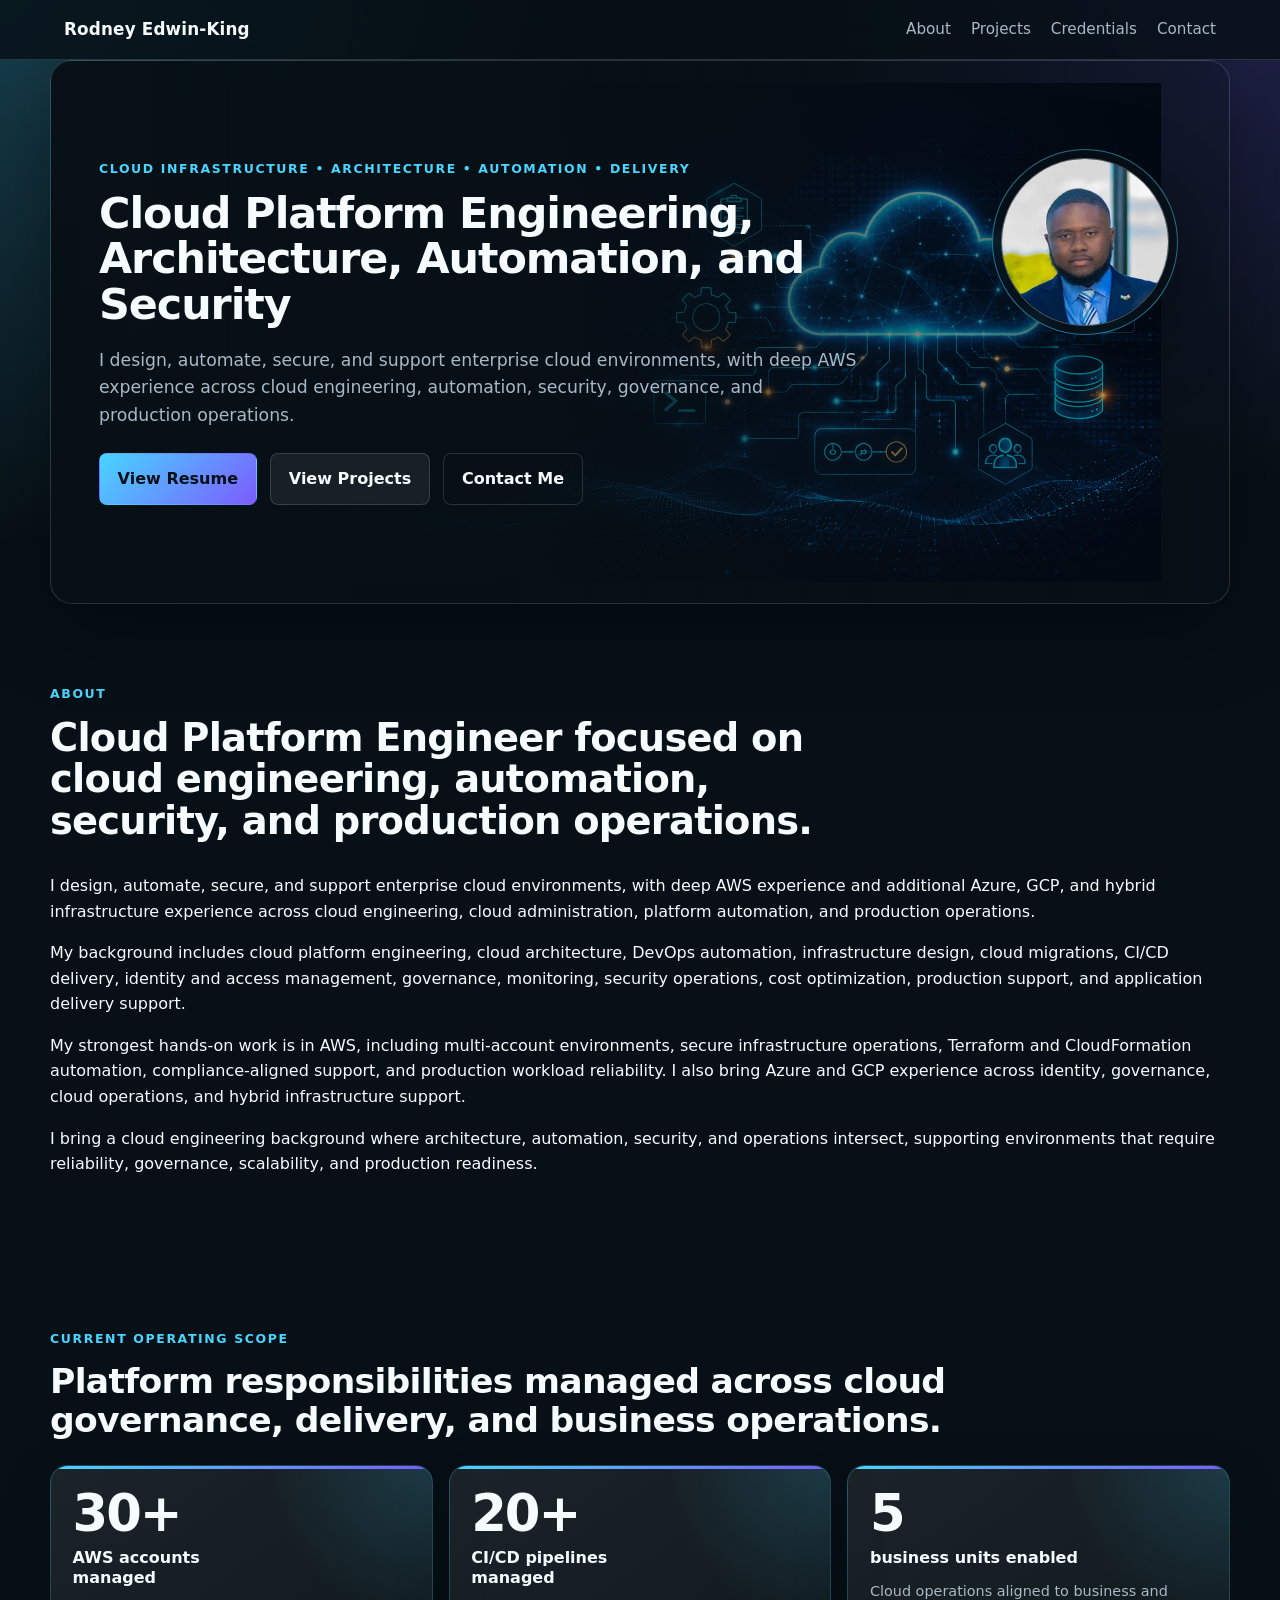
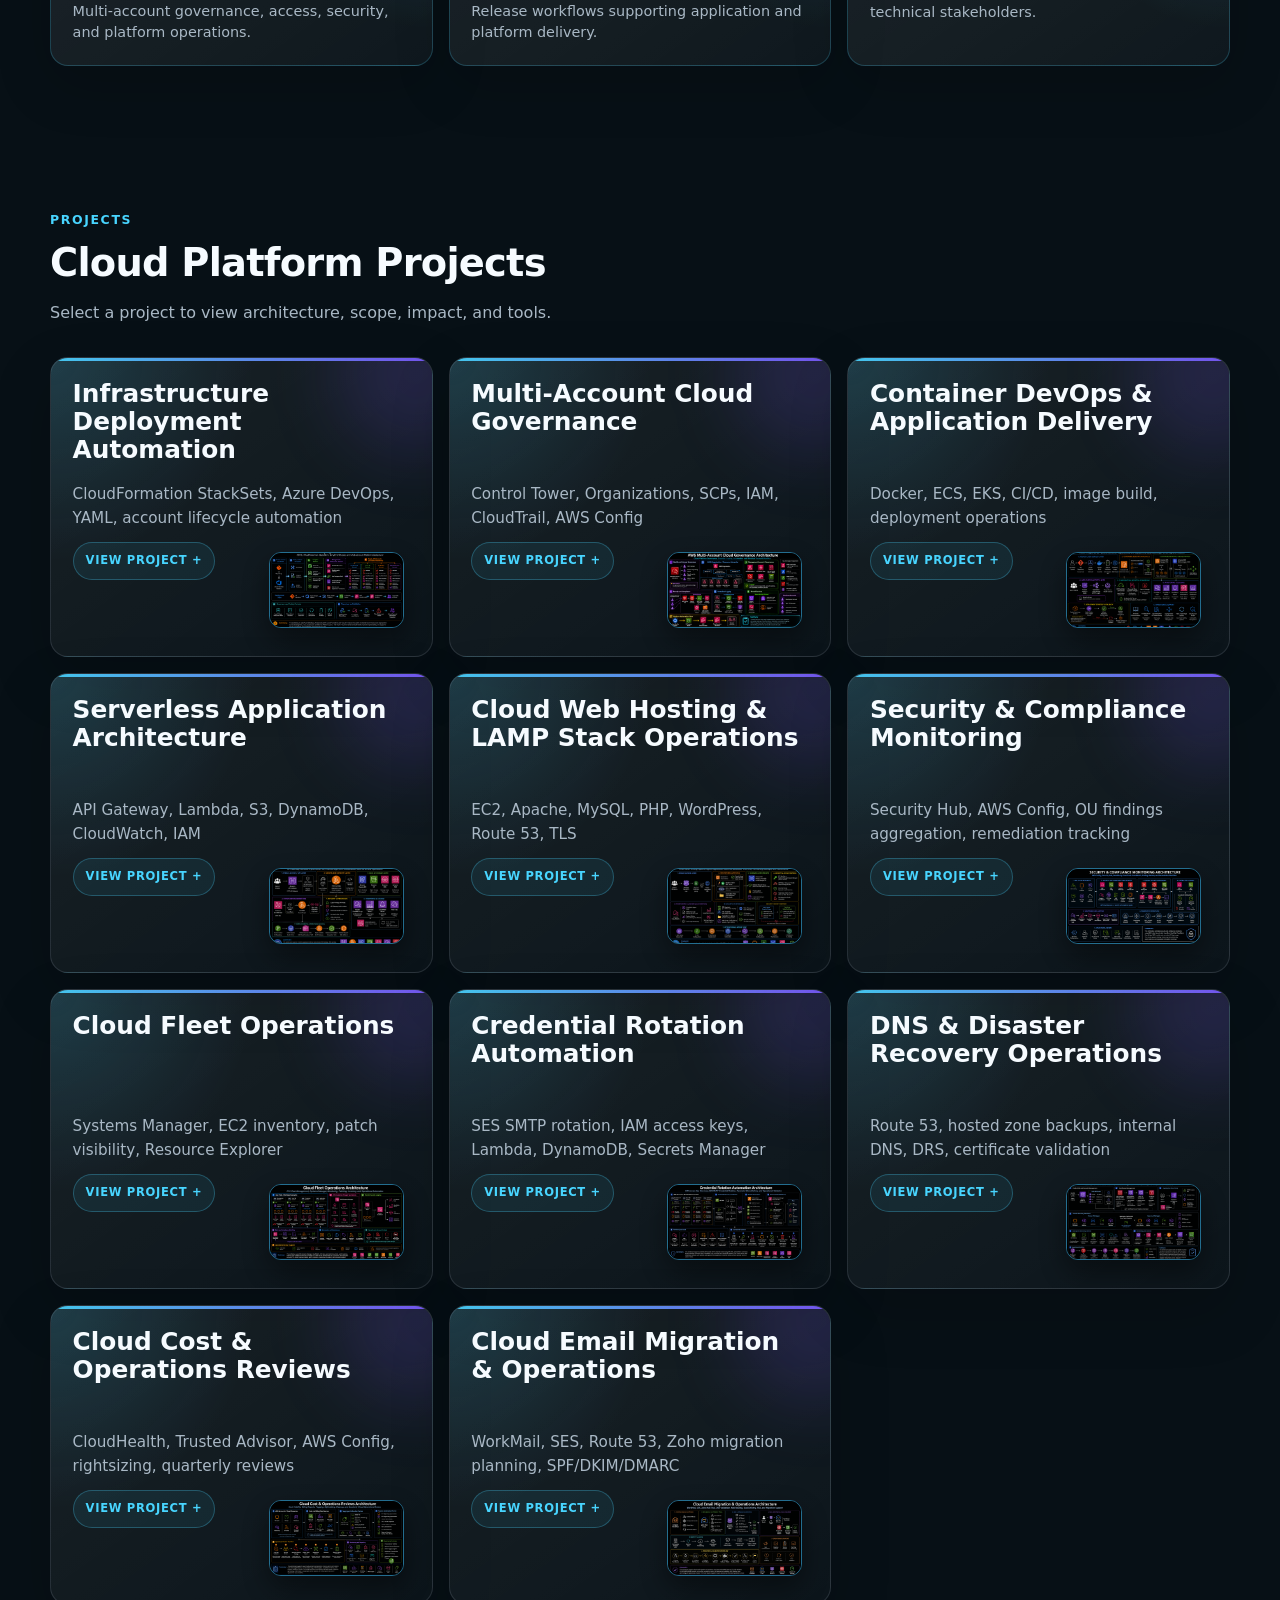
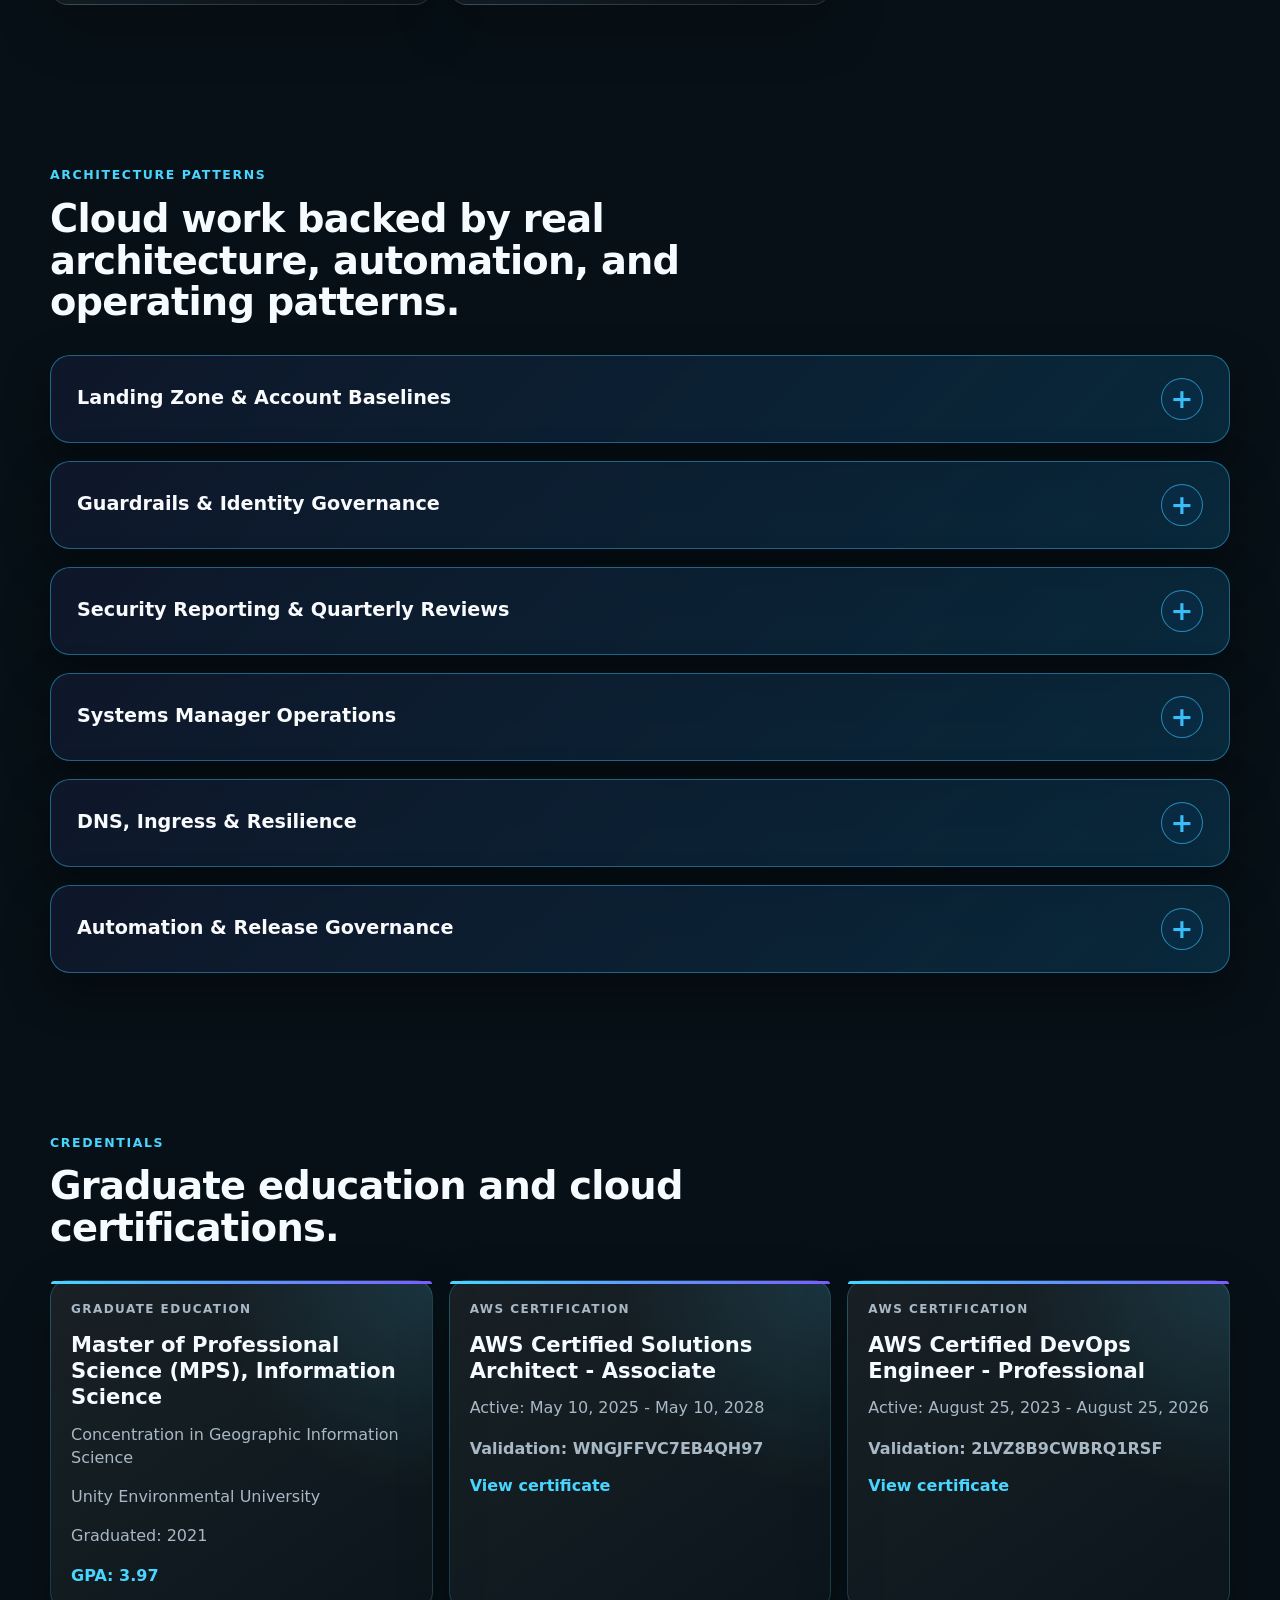
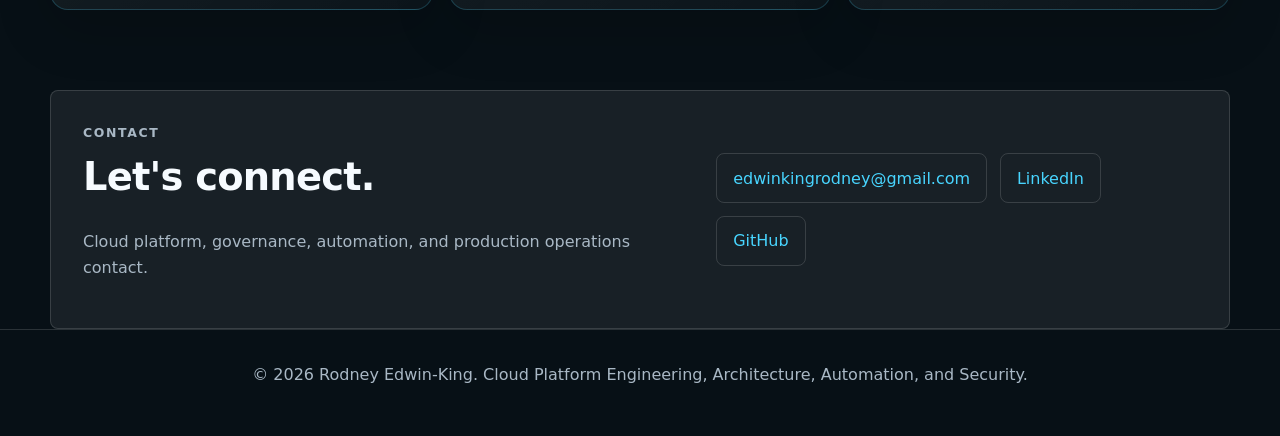
<file: index.html>
<!doctype html>

<html lang="en">
  <head>
    <meta charset="utf-8">
    <meta name="viewport" content="width=device-width, initial-scale=1">
    <title>Rodney Edwin-King | Cloud Platform Engineering, Architecture, Automation, and Security</title>
    <meta
      name="description"
      content="Portfolio for Rodney Edwin-King, focused on cloud platform engineering, governance, automation, security, and operations."
    >
    <link rel="stylesheet" href="styles.css?v=4">
  </head>
  <body>
    <header class="site-header">
      <a class="brand" href="#home">Rodney Edwin-King</a>
      <button class="menu-toggle" type="button" aria-label="Toggle navigation" aria-expanded="false">
        <span></span>
        <span></span>
        <span></span>
      </button>
            <nav class="site-nav" aria-label="Main navigation">
        <a href="#about">About</a>
        <a href="#projects">Projects</a>
        <a href="#credentials">Credentials</a>
        <a href="#contact">Contact</a>
      </nav>
    </header>

<main>
  <section id="home" class="hero section">
    <div class="hero-copy">
<p class="eyebrow">Cloud Infrastructure &bull; Architecture &bull; Automation &bull; Delivery</p>
      <h1>Cloud Platform Engineering, Architecture, Automation, and Security</h1>
      <p class="hero-text">
        I design, automate, secure, and support enterprise cloud environments, with deep AWS experience across cloud engineering, automation, security, governance, and production operations.
      </p><div class="hero-actions">
        <a class="button primary" href="assets/resume/Rodney_Edwin_King_Resume.pdf" target="_blank" rel="noreferrer">
          View Resume
        </a>
        <a class="button" href="#projects">View Projects</a>
        <a class="button ghost" href="#contact">Contact Me</a>
      </div>
    </div>
        <div class="hero-profile-badge">
          <img src="assets/images/Screenshot 2026-06-21 194624.png" alt="Rodney Edwin-King">
        </div>
  </section>

<section id="about" class="section about-section">
  <div class="container">
    <p class="eyebrow">About</p>
    <h2>Cloud Platform Engineer focused on cloud engineering, automation, security, and production operations.</h2>

    <p>
      I design, automate, secure, and support enterprise cloud environments, with deep AWS experience and additional Azure, GCP, and hybrid infrastructure experience across cloud engineering, cloud administration, platform automation, and production operations.
    </p>

    <p>
      My background includes cloud platform engineering, cloud architecture, DevOps automation, infrastructure design, cloud migrations, CI/CD delivery, identity and access management, governance, monitoring, security operations, cost optimization, production support, and application delivery support.
    </p>

    <p>
      My strongest hands-on work is in AWS, including multi-account environments, secure infrastructure operations, Terraform and CloudFormation automation, compliance-aligned support, and production workload reliability. I also bring Azure and GCP experience across identity, governance, cloud operations, and hybrid infrastructure support.
    </p>

    <p>
      I bring a cloud engineering background where architecture, automation, security, and operations intersect, supporting environments that require reliability, governance, scalability, and production readiness.
    </p>
  </div>
</section>

<div class="metrics-intro">
  <p class="eyebrow">Current Operating Scope</p>
  <h2>Platform responsibilities managed across cloud governance, delivery, and business operations.</h2>
</div>

<section class="metrics-band" aria-label="Current operating scope">
  <div class="metric">
    <strong>30+</strong>
    <span>AWS accounts managed</span>
    <p>Multi-account governance, access, security, and platform operations.</p>
  </div>
  <div class="metric">
    <strong>20+</strong>
    <span>CI/CD pipelines managed</span>
    <p>Release workflows supporting application and platform delivery.</p>
  </div>
  <div class="metric">
    <strong>5</strong>
    <span>business units enabled</span>
    <p>Cloud operations aligned to business and technical stakeholders.</p>
  </div>
</section>



  <section id="projects" class="section">
    <div class="section-heading">
      <p class="eyebrow">PROJECTS</p>
      <h2>Cloud Platform Projects</h2>
    </div>
    <p class="section-note">Select a project to view architecture, scope, impact, and tools.</p>
    <div class="case-study-list">
      <details class="case-study" open>
        <summary>
          <strong>Infrastructure Deployment Automation</strong>
          <em>CloudFormation StackSets, Azure DevOps, YAML, account lifecycle automation</em>
          <a class="architecture-preview-link" href="assets/images/infrastructure-deployment-automation.png" target="_blank" rel="noopener noreferrer" onclick="event.stopPropagation();"><img class="architecture-card-preview" src="assets/images/infrastructure-deployment-automation.png" alt="Infrastructure Deployment Automation architecture diagram preview"></a>
        </summary>
        <div class="case-study-body">
          <p>
            Built and maintained repeatable infrastructure deployment patterns using CloudFormation templates,
            StackSets, Azure DevOps pipelines, YAML pipeline definitions, template validation, approval stages,
            and automated updates when accounts were created, moved, or added to deployment scope.
          </p>
          <ul>
            <li><strong>Scope:</strong> reusable templates for account baselines, IAM roles, Security Hub, Systems Manager, DNS, tagging, monitoring, and shared platform services.</li>
            <li><strong>Impact:</strong> reduced console-based deployments, improved release consistency, and helped platform changes reach the right AWS accounts faster.</li>
            <li><strong>Tools:</strong> CloudFormation, StackSets, Azure DevOps, YAML, AWS CLI, Lambda, EventBridge, Git.</li>
          </ul>
        
              <a class="button project-doc-link" href="projects/infrastructure-deployment-automation.html">View full documentation</a>
              <a class="button diagram-link" href="assets/images/infrastructure-deployment-automation.png" target="_blank" rel="noopener">View diagram</a>
            </div>
      </details>

<details class="case-study">
        <summary>
          <strong>Multi-Account Cloud Governance</strong>
          <em>Control Tower, Organizations, SCPs, IAM, CloudTrail, AWS Config</em>
          <a class="architecture-preview-link" href="assets/images/aws-multi-account-governance.png" target="_blank" rel="noopener noreferrer" onclick="event.stopPropagation();"><img class="architecture-card-preview" src="assets/images/aws-multi-account-governance.png" alt="Multi-Account Cloud Governance architecture diagram preview"></a>
        </summary>
        <div class="case-study-body">
          <p>
            Implemented and maintained governance patterns for a multi-account AWS environment using Control Tower, AWS Organizations,
            IAM role baselines, SCPs, CloudTrail, AWS Config, Security Hub, and account separation across production,
            pre-production, shared services, audit, security, and sandbox-style accounts.
          </p>
          <ul>
            <li><strong>Scope:</strong> 30+ AWS accounts, landing-zone baselines, organizational guardrails, IAM/SCP controls, and account onboarding.</li>
            <li><strong>Impact:</strong> improved consistency across accounts, reduced manual governance drift, and gave teams a repeatable operating model for secure cloud usage.</li>
            <li><strong>Tools:</strong> AWS Control Tower, Organizations, IAM, SCPs, CloudTrail, AWS Config, Security Hub, CloudFormation, StackSets.</li>
          </ul>
            </div>
      </details>

<details class="case-study">
        <summary>
          <strong>Container DevOps & Application Delivery</strong>
          <em>Docker, ECS, EKS, CI/CD, image build, deployment operations</em>
          <a class="architecture-preview-link" href="assets/images/container-devops-application-delivery.png" target="_blank" rel="noopener noreferrer" onclick="event.stopPropagation();"><img class="architecture-card-preview" src="assets/images/container-devops-application-delivery.png" alt="Container DevOps & Application Delivery architecture diagram preview"></a>
        </summary>
        <div class="case-study-body">
          <p>
            Built containerized application delivery patterns using Docker, container image workflows, private registry patterns, and cloud-native container services. The work connects local container builds, image tagging, registry workflows, CI/CD pipelines,
            runtime configuration, service exposure, logs, and operational troubleshooting across ECS and EKS-style deployments.
          </p>
          <ul>
            <li><strong>Scope:</strong> Dockerfile builds, local container testing, image publishing, ECS service/task concepts, EKS/Kubernetes deployment concepts, load balancing, environment variables, logs, and CI/CD release flow.</li>
            <li><strong>Impact:</strong> created a practical bridge from traditional server hosting to repeatable container deployments, supporting repeatable container deployments, operational troubleshooting, and platform-ready delivery patterns.</li>
            <li><strong>Tools:</strong> Docker, Dockerfile, ECS, EKS, Kubernetes, ECR, ALB, Azure DevOps/Jenkins, YAML, AWS CLI, CloudWatch Logs.</li>
          </ul>
        
              <a class="button project-doc-link" href="projects/container-devops-application-delivery.html">View full documentation</a>
              <a class="button diagram-link" href="assets/images/container-devops-application-delivery.png" target="_blank" rel="noopener">View diagram</a>
            </div>
      </details>

<details class="case-study">
        <summary>
          <strong>Serverless Application Architecture</strong>
          <em>API Gateway, Lambda, S3, DynamoDB, CloudWatch, IAM</em>
          <a class="architecture-preview-link" href="assets/images/serverless-application-architecture.png" target="_blank" rel="noopener noreferrer" onclick="event.stopPropagation();"><img class="architecture-card-preview" src="assets/images/serverless-application-architecture.png" alt="Serverless Application Architecture architecture diagram preview"></a>
        </summary>
        <div class="case-study-body">
          <p>
            Designed serverless application patterns where users access a web front end through static hosting
            and CDN-style delivery, API Gateway receives application requests, Lambda handles backend logic,
            and managed AWS services store data, logs, and application artifacts.
          </p>
          <ul>
            <li><strong>Scope:</strong> static HTML/CSS/JS front end, S3-hosted assets, API Gateway endpoints, Lambda functions, IAM execution roles, DynamoDB or S3-backed storage, CloudWatch logs, and DNS/certificate integration.</li>
            <li><strong>Impact:</strong> reduced server management overhead, improved scalability, and created a cleaner path for event-driven application workflows without maintaining long-running web servers.</li>
            <li><strong>Tools:</strong> API Gateway, Lambda, S3, DynamoDB, IAM, CloudWatch, Route 53, CloudFront/ACM patterns, AWS CLI, JSON, Python/JavaScript.</li>
          </ul>
        
              <a class="button project-doc-link" href="projects/serverless-application-architecture.html">View full documentation</a>
              <a class="button diagram-link" href="assets/images/serverless-application-architecture.png" target="_blank" rel="noopener">View diagram</a>
            </div>
      </details>

<details class="case-study">
        <summary>
          <strong>Cloud Web Hosting & LAMP Stack Operations</strong>
          <em>EC2, Apache, MySQL, PHP, WordPress, Route 53, TLS</em>
          <a class="architecture-preview-link" href="assets/images/cloud-web-hosting-lamp-stack-operations.png" target="_blank" rel="noopener noreferrer" onclick="event.stopPropagation();"><img class="architecture-card-preview" src="assets/images/cloud-web-hosting-lamp-stack-operations.png" alt="Cloud Web Hosting & LAMP Stack Operations architecture diagram preview"></a>
        </summary>
        <div class="case-study-body">
          <p>
            Built and operated a Linux web-hosting stack on an Ubuntu EC2 instance covering the full path
            from server provisioning to public website delivery. The work covered package installation, service
            validation, Apache virtual hosts, MySQL database setup, PHP integration, WordPress deployment,
            DNS routing, Elastic IP usage, and HTTPS configuration.
          </p>
          <ul>
            <li><strong>Scope:</strong> Ubuntu EC2, Apache2, MySQL, PHP modules, WordPress files under <code>/var/www</code>, Apache config under <code>/etc/apache2</code>, logs under <code>/var/log/apache2</code>, Route 53 DNS, Elastic IP, and Certbot TLS.</li>
            <li><strong>Impact:</strong> improved application hosting readiness, Linux troubleshooting, DNS and TLS validation, web server operations, application dependency management, and production-style support capability.</li>
            <li><strong>Tools:</strong> EC2, Ubuntu, Apache, MySQL, PHP, WordPress, Route 53, Elastic IP, Certbot, SSH, systemctl, curl, ss, journalctl, Linux permissions.</li>
          </ul>
        
              <a class="button project-doc-link" href="projects/cloud-web-hosting-lamp-stack-operations.html">View full documentation</a>
              <a class="button diagram-link" href="assets/images/cloud-web-hosting-lamp-stack-operations.png" target="_blank" rel="noopener">View diagram</a>
            </div>
      </details>

<details class="case-study">
        <summary>
          <strong>Security & Compliance Monitoring</strong>
          <em>Security Hub, AWS Config, OU findings aggregation, remediation tracking</em>
          <a class="architecture-preview-link" href="assets/images/security-compliance-monitoring.png" target="_blank" rel="noopener noreferrer" onclick="event.stopPropagation();"><img class="architecture-card-preview" src="assets/images/security-compliance-monitoring.png" alt="Security & Compliance Monitoring architecture diagram preview"></a>
        </summary>
        <div class="case-study-body">
          <p>
            Delivered security visibility using Security Hub, AWS Config, CloudTrail, CloudWatch, account-to-business-unit
            mappings, OU-level findings aggregation, CSV reporting to S3, and quarterly evidence gathering for
            remediation and stakeholder review.
          </p>
          <ul>
            <li><strong>Scope:</strong> high/critical findings, AWS Config aggregators, Security Hub control visibility, account mapping, and reporting across account groups.</li>
            <li><strong>Impact:</strong> made security findings easier to group, report, prioritize, and route to the right teams for remediation.</li>
            <li><strong>Tools:</strong> Security Hub, AWS Config, Lambda, S3, CloudTrail, CloudWatch, CloudFormation StackSets.</li>
          </ul>
        
              <a class="button project-doc-link" href="projects/security-compliance-monitoring.html">View full documentation</a>
            </div>
      </details>

<details class="case-study">
        <summary>
          <strong>Cloud Fleet Operations</strong>
          <em>Systems Manager, EC2 inventory, patch visibility, Resource Explorer</em>
          <a class="architecture-preview-link" href="assets/images/cloud-fleet-operations.png" target="_blank" rel="noopener noreferrer" onclick="event.stopPropagation();"><img class="architecture-card-preview" src="assets/images/cloud-fleet-operations.png" alt="Cloud Fleet Operations architecture diagram preview"></a>
        </summary>
        <div class="case-study-body">
          <p>
            Managed EC2 fleet operations through AWS Systems Manager, centralized node visibility, inventory,
            patch scan associations, Resource Explorer views, managed execution, and operational runbook patterns
            that reduced dependency on direct SSH/RDP access.
          </p>
          <ul>
            <li><strong>Scope:</strong> organization-level Systems Manager visibility, patch scans every 12 hours, SSM agent update cadence, inventory, and operational troubleshooting workflows.</li>
            <li><strong>Impact:</strong> improved fleet visibility, simplified operational workflows, and gave teams a clearer path for patch/compliance follow-up.</li>
            <li><strong>Tools:</strong> AWS Systems Manager, State Manager, Resource Explorer, EC2, CloudFormation StackSets, CloudWatch.</li>
          </ul>
        
              <a class="button project-doc-link" href="projects/cloud-fleet-operations.html">View full documentation</a>
              <a class="button diagram-link" href="assets/images/cloud-fleet-operations.png" target="_blank" rel="noopener">View diagram</a>
            </div>
      </details>

<details class="case-study">
        <summary>
          <strong>Credential Rotation Automation</strong>
          <em>SES SMTP rotation, IAM access keys, Lambda, DynamoDB, Secrets Manager</em>
          <a class="architecture-preview-link" href="assets/images/credential-rotation-automation.png" target="_blank" rel="noopener noreferrer" onclick="event.stopPropagation();"><img class="architecture-card-preview" src="assets/images/credential-rotation-automation.png" alt="Credential Rotation Automation architecture diagram preview"></a>
        </summary>
        <div class="case-study-body">
          <p>
            Built and maintained automated credential rotation for SES SMTP and IAM access key workflows. The automation used
            scheduled Lambda execution, DynamoDB configuration tables, role assumption, target storage updates,
            verification, rollback handling, CloudWatch alarms, and SNS notifications.
          </p>
          <ul>
            <li><strong>Scope:</strong> rotation across multiple storage targets including Parameter Store, Secrets Manager, SQL Server, and RDS-backed configurations.</li>
            <li><strong>Impact:</strong> reduced long-lived credential risk, improved audit posture, and replaced manual key updates with controlled automation.</li>
            <li><strong>Tools:</strong> Lambda, EventBridge, IAM, SES, DynamoDB, SSM, Secrets Manager, RDS, SQL Server, CloudWatch, SNS.</li>
          </ul>
        
              <a class="button project-doc-link" href="projects/credential-rotation-automation.html">View full documentation</a>
              <a class="button diagram-link" href="assets/images/credential-rotation-automation.png" target="_blank" rel="noopener">View diagram</a>
            </div>
      </details>

<details class="case-study">
        <summary>
          <strong>DNS & Disaster Recovery Operations</strong>
          <em>Route 53, hosted zone backups, internal DNS, DRS, certificate validation</em>
          <a class="architecture-preview-link" href="assets/images/dns-disaster-recovery-operations.png" target="_blank" rel="noopener noreferrer" onclick="event.stopPropagation();"><img class="architecture-card-preview" src="assets/images/dns-disaster-recovery-operations.png" alt="DNS & Disaster Recovery Operations architecture diagram preview"></a>
        </summary>
        <div class="case-study-body">
          <p>
            Managed DNS and resilience operations using Route 53 hosted zones, private hosted zones, internal DNS
            patterns, DNS backup automation, disaster recovery planning, certificate validation workflows, and
            failover-ready operating documentation.
          </p>
          <ul>
            <li><strong>Scope:</strong> hosted-zone backup automation, DNS guardrails, internal DNS operations, AWS DRS planning, and production DNS troubleshooting.</li>
            <li><strong>Impact:</strong> improved recoverability, reduced DNS change risk, and enabled safer production and DR operations.</li>
            <li><strong>Tools:</strong> Route 53, S3, Lambda/Python, AWS DRS, ACM/DNS validation, CloudWatch, IAM/SCP guardrails.</li>
          </ul>
        
              <a class="button project-doc-link" href="projects/dns-disaster-recovery-operations.html">View full documentation</a>
              <a class="button diagram-link" href="assets/images/dns-disaster-recovery-operations.png" target="_blank" rel="noopener">View diagram</a>
            </div>
      </details>

<details class="case-study">
        <summary>
          <strong>Cloud Cost & Operations Reviews</strong>
          <em>CloudHealth, Trusted Advisor, AWS Config, rightsizing, quarterly reviews</em>
          <a class="architecture-preview-link" href="assets/images/cloud-cost-operations-reviews.png" target="_blank" rel="noopener noreferrer" onclick="event.stopPropagation();"><img class="architecture-card-preview" src="assets/images/cloud-cost-operations-reviews.png" alt="Cloud Cost & Operations Reviews architecture diagram preview"></a>
        </summary>
        <div class="case-study-body">
          <p>
            Contributed to quarterly cloud reviews that combined AWS Config, Security Hub, Trusted Advisor, CloudHealth,
            tagging evidence, rightsizing checks, stale resource checks, and cost-saving opportunities for business
            and technical stakeholders.
          </p>
          <ul>
            <li><strong>Scope:</strong> unused secrets over 90 days, idle RDS resources, low-utilization EC2 findings, RI/Savings Plan opportunities, and resource ownership gaps.</li>
            <li><strong>Impact:</strong> surfaced measurable savings opportunities, including examples around idle RDS, EC2 rightsizing, and reserved capacity recommendations.</li>
            <li><strong>Tools:</strong> CloudHealth, AWS Cost Explorer, Trusted Advisor, AWS Config, Security Hub, CloudWatch, Excel/reporting workflows.</li>
          </ul>
        
              <a class="button project-doc-link" href="projects/cloud-cost-operations-reviews.html">View full documentation</a>
              <a class="button diagram-link" href="assets/images/cloud-cost-operations-reviews.png" target="_blank" rel="noopener">View diagram</a>
            </div>
      </details>

<details class="case-study">
        <summary>
          <strong>Cloud Email Migration & Operations</strong>
          <em>WorkMail, SES, Route 53, Zoho migration planning, SPF/DKIM/DMARC</em>
          <a class="architecture-preview-link" href="assets/images/cloud-email-migration-operations.png" target="_blank" rel="noopener noreferrer" onclick="event.stopPropagation();"><img class="architecture-card-preview" src="assets/images/cloud-email-migration-operations.png" alt="Cloud Email Migration & Operations architecture diagram preview"></a>
        </summary>
        <div class="case-study-body">
          <p>
            Managed cloud email operations and migration planning across Amazon WorkMail, SES, Route 53, identity
            integration, shared mailboxes, inbound/outbound mail flow, DNS records, and migration planning toward
            Zoho Mail with coexistence and rollback considerations.
          </p>
          <ul>
            <li><strong>Scope:</strong> WorkMail administration, SES inbound routing, Route 53 MX/SPF/DKIM/DMARC, AD/SSO planning, mailbox mapping, and test mail-flow validation.</li>
            <li><strong>Impact:</strong> improved migration readiness, clarified mail-flow design, and validated email delivery paths before production cutover.</li>
            <li><strong>Tools:</strong> Amazon WorkMail, SES, Route 53, S3, Zoho Mail, AD Connector, DNS, SPF, DKIM, DMARC.</li>
          </ul>
        
              <a class="button project-doc-link" href="projects/cloud-email-migration-operations.html">View full documentation</a>
              <a class="button diagram-link" href="assets/images/cloud-email-migration-operations.png" target="_blank" rel="noopener">View diagram</a>
            </div>
      </details>
    </div>
  </section>

      <section id="architecture-patterns" class="section">
    <div class="section-heading">
      <p class="eyebrow">Architecture Patterns</p>
      <h2>Cloud work backed by real architecture, automation, and operating patterns.</h2>
    </div>

    <div class="pattern-accordion">
      <details class="pattern-row">
        <summary>
          <span>Landing Zone & Account Baselines</span>
          <span class="pattern-plus">+</span>
        </summary>
        <div class="pattern-content">
          <p>Control Tower customization, landing-zone prerequisites, account management, shared-resource buckets, Security Hub setup, StackSet deployment, baseline roles, service-linked roles, CloudWatch, CloudTrail, and AWS Config foundations.</p>
          <div class="tag-list">
            <span>Control Tower</span>
            <span>Organizations</span>
            <span>StackSets</span>
          </div>
        </div>
      </details>

      <details class="pattern-row">
        <summary>
          <span>Guardrails & Identity Governance</span>
          <span class="pattern-plus">+</span>
        </summary>
        <div class="pattern-content">
          <p>IAM restriction SCPs, VPC and SSM guardrails, DNS access controls, permission boundaries, SAML/SSO role templates, access key controls, privileged-role exceptions, and account-level security standards.</p>
          <div class="tag-list">
            <span>IAM</span>
            <span>SCPs</span>
            <span>SSO</span>
          </div>
        </div>
      </details>

      <details class="pattern-row">
        <summary>
          <span>Security Reporting & Quarterly Reviews</span>
          <span class="pattern-plus">+</span>
        </summary>
        <div class="pattern-content">
          <p>Lambda-based Security Hub findings aggregation, account-to-business-unit mapping, high/critical finding filtering, CSV reporting to S3, control summaries, and evidence used for stakeholder-facing AWS reviews.</p>
          <div class="tag-list">
            <span>Security Hub</span>
            <span>Lambda</span>
            <span>CloudWatch</span>
          </div>
        </div>
      </details>

      <details class="pattern-row">
        <summary>
          <span>Systems Manager Operations</span>
          <span class="pattern-plus">+</span>
        </summary>
        <div class="pattern-content">
          <p>Organization-wide Systems Manager visibility using Resource Explorer views, patch scan associations, State Manager patterns, managed execution, inventory management, and operational visibility for EC2 fleets.</p>
          <div class="tag-list">
            <span>Systems Manager</span>
            <span>Patch Visibility</span>
            <span>Inventory</span>
          </div>
        </div>
      </details>

      <details class="pattern-row">
        <summary>
          <span>DNS, Ingress & Resilience</span>
          <span class="pattern-plus">+</span>
        </summary>
        <div class="pattern-content">
          <p>Route 53 hosted-zone backup automation, S3 archive storage, SES status notifications, centralized ALB ingress patterns, TLS policy enforcement, HTTP-to-HTTPS redirects, and DNS operations for recovery workflows.</p>
          <div class="tag-list">
            <span>Route 53</span>
            <span>ALB</span>
            <span>DR</span>
          </div>
        </div>
      </details>

      <details class="pattern-row">
        <summary>
          <span>Automation & Release Governance</span>
          <span class="pattern-plus">+</span>
        </summary>
        <div class="pattern-content">
          <p>Azure DevOps YAML pipelines, CloudFormation template validation, StackSet delivery, key cycling automation, tagging automation, deployment stages, approval gates, and production troubleshooting runbooks.</p>
          <div class="tag-list">
            <span>Azure DevOps</span>
            <span>Python</span>
            <span>CloudFormation</span>
          </div>
        </div>
      </details>
    </div>
  </section>
            <section id="credentials" class="section credentials-section">
        <div class="section-heading">
          <p class="eyebrow">Credentials</p>
          <h2>Graduate education and cloud certifications.</h2>
        </div>

        <div class="credentials-grid">
          <article class="credential-card education-credential">
            <p class="credential-label">Graduate Education</p>
            <h3>Master of Professional Science (MPS), Information Science</h3>
            <p>Concentration in Geographic Information Science</p>
            <p>Unity Environmental University</p>
            <p>Graduated: 2021</p>
            <span>GPA: 3.97</span>
          </article>

          <article class="credential-card">
            <p class="credential-label">AWS Certification</p>
            <h3>AWS Certified Solutions Architect - Associate</h3>
            <p>Active: May 10, 2025 - May 10, 2028</p>
            <span>Validation: WNGJFFVC7EB4QH97</span>
            <a class="text-link" href="assets/certifications/AWS-Certified-Solutions-Architect-Associate.pdf" target="_blank" rel="noreferrer">
              View certificate
            </a>
          </article>

          <article class="credential-card">
            <p class="credential-label">AWS Certification</p>
            <h3>AWS Certified DevOps Engineer - Professional</h3>
            <p>Active: August 25, 2023 - August 25, 2026</p>
            <span>Validation: 2LVZ8B9CWBRQ1RSF</span>
            <a class="text-link" href="assets/certifications/AWS-Certified-DevOps-Engineer-Professional.pdf" target="_blank" rel="noreferrer">
              View certificate
            </a>
          </article>
        </div>
      </section>

<section id="contact" class="section contact-section">
    <div>
      <p class="eyebrow">Contact</p>
      <h2>Let's connect.</h2>
      <p>Cloud platform, governance, automation, and production operations contact.</p>
    </div>
    <div class="contact-links">
      <a href="mailto:edwinkingrodney@gmail.com">edwinkingrodney@gmail.com</a>
      <a href="https://www.linkedin.com/in/rodney-e-84209022a/" target="_blank" rel="noreferrer">LinkedIn</a>
      <a href="https://github.com/rodwin001" target="_blank" rel="noreferrer">GitHub</a>
    </div>
  </section>
</main>

<footer class="site-footer">
  <p>&copy; <span id="year"></span> Rodney Edwin-King. Cloud Platform Engineering, Architecture, Automation, and Security.</p>
</footer>

<script src="script.js"></script>

  </body>
</html>
</file>
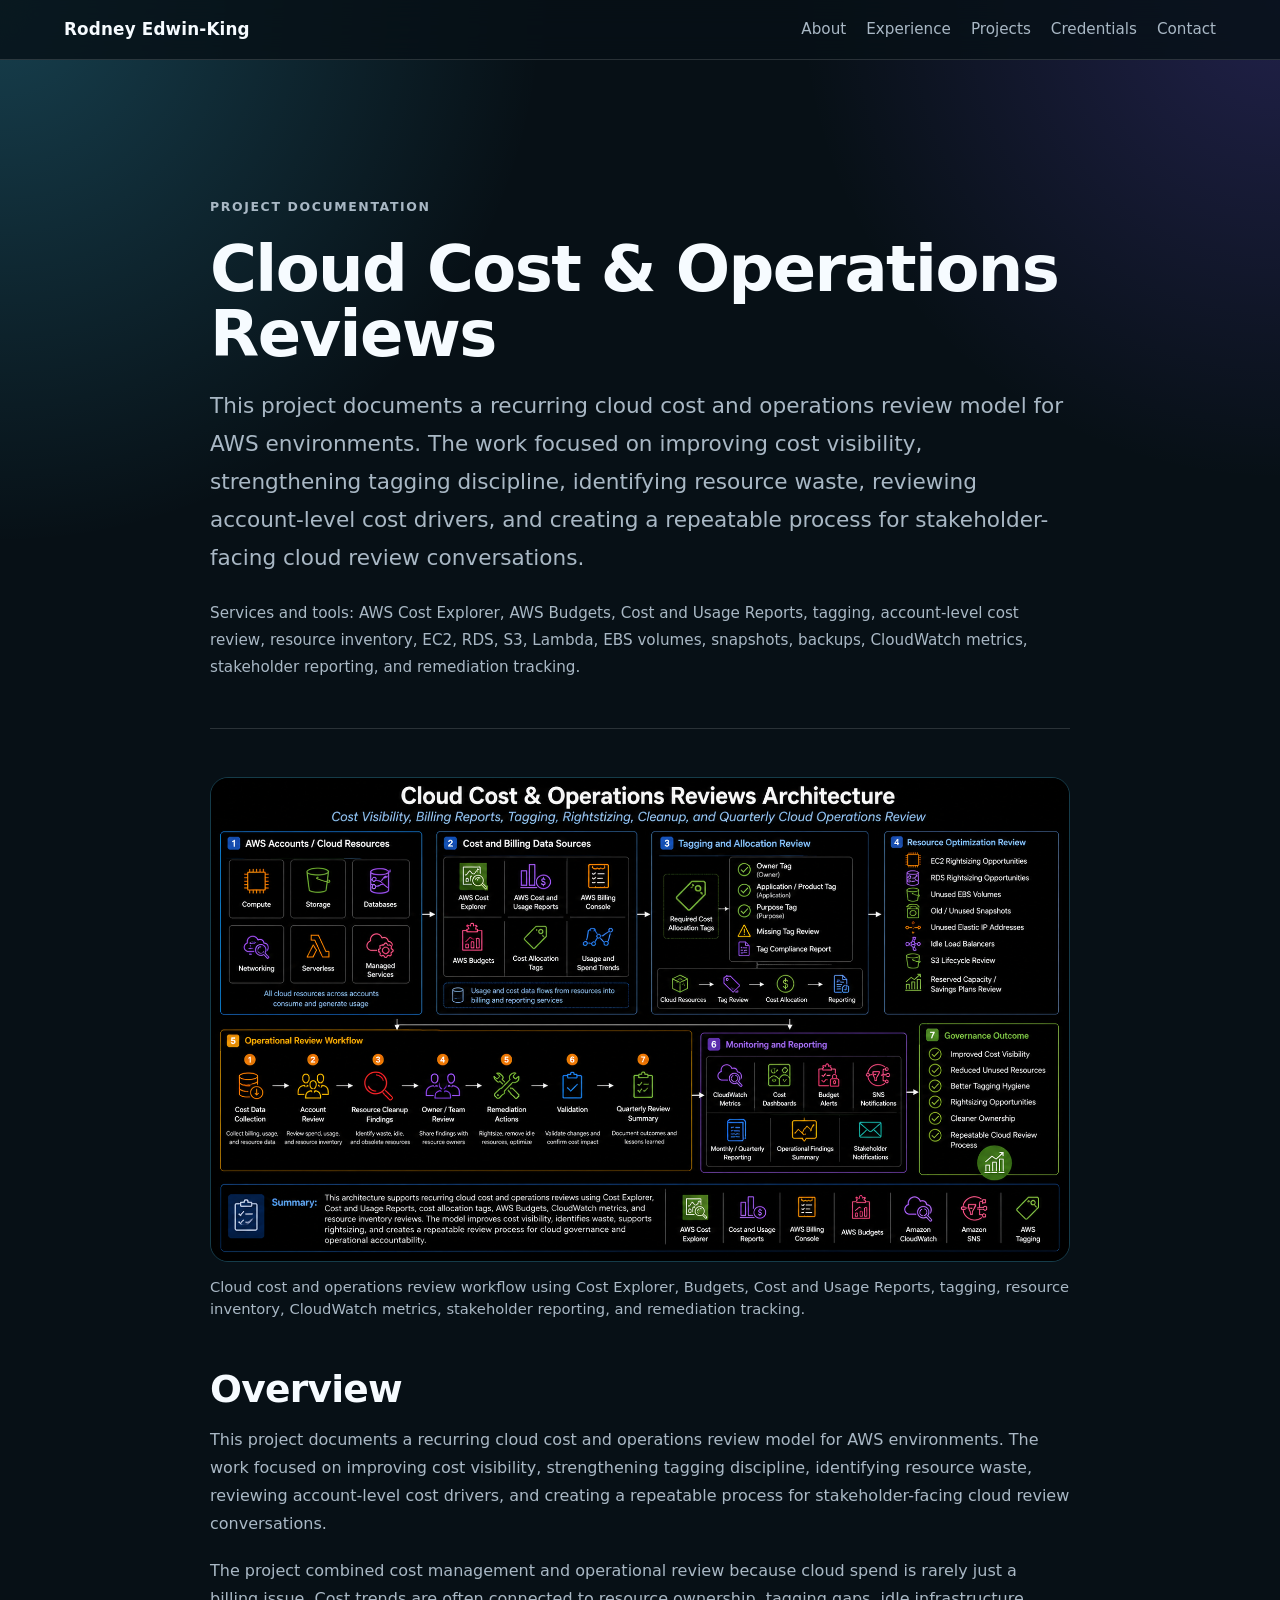
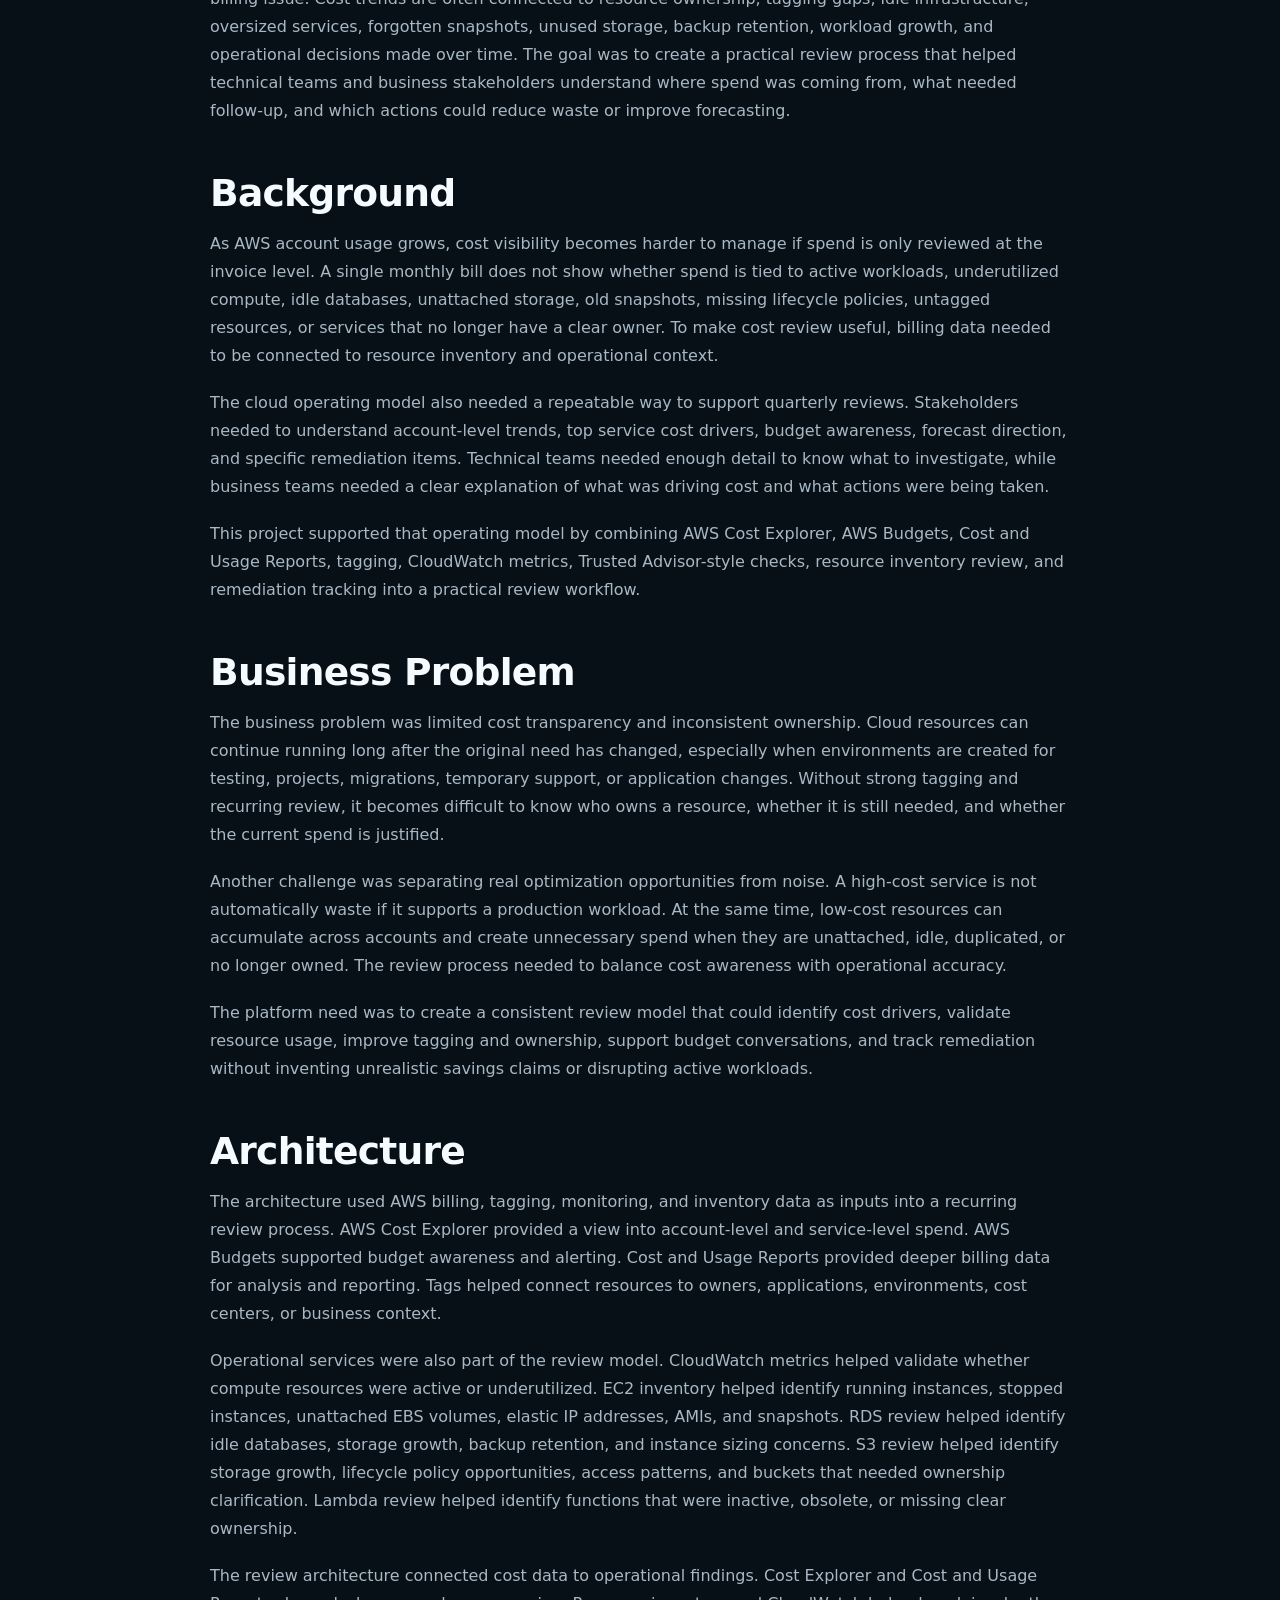
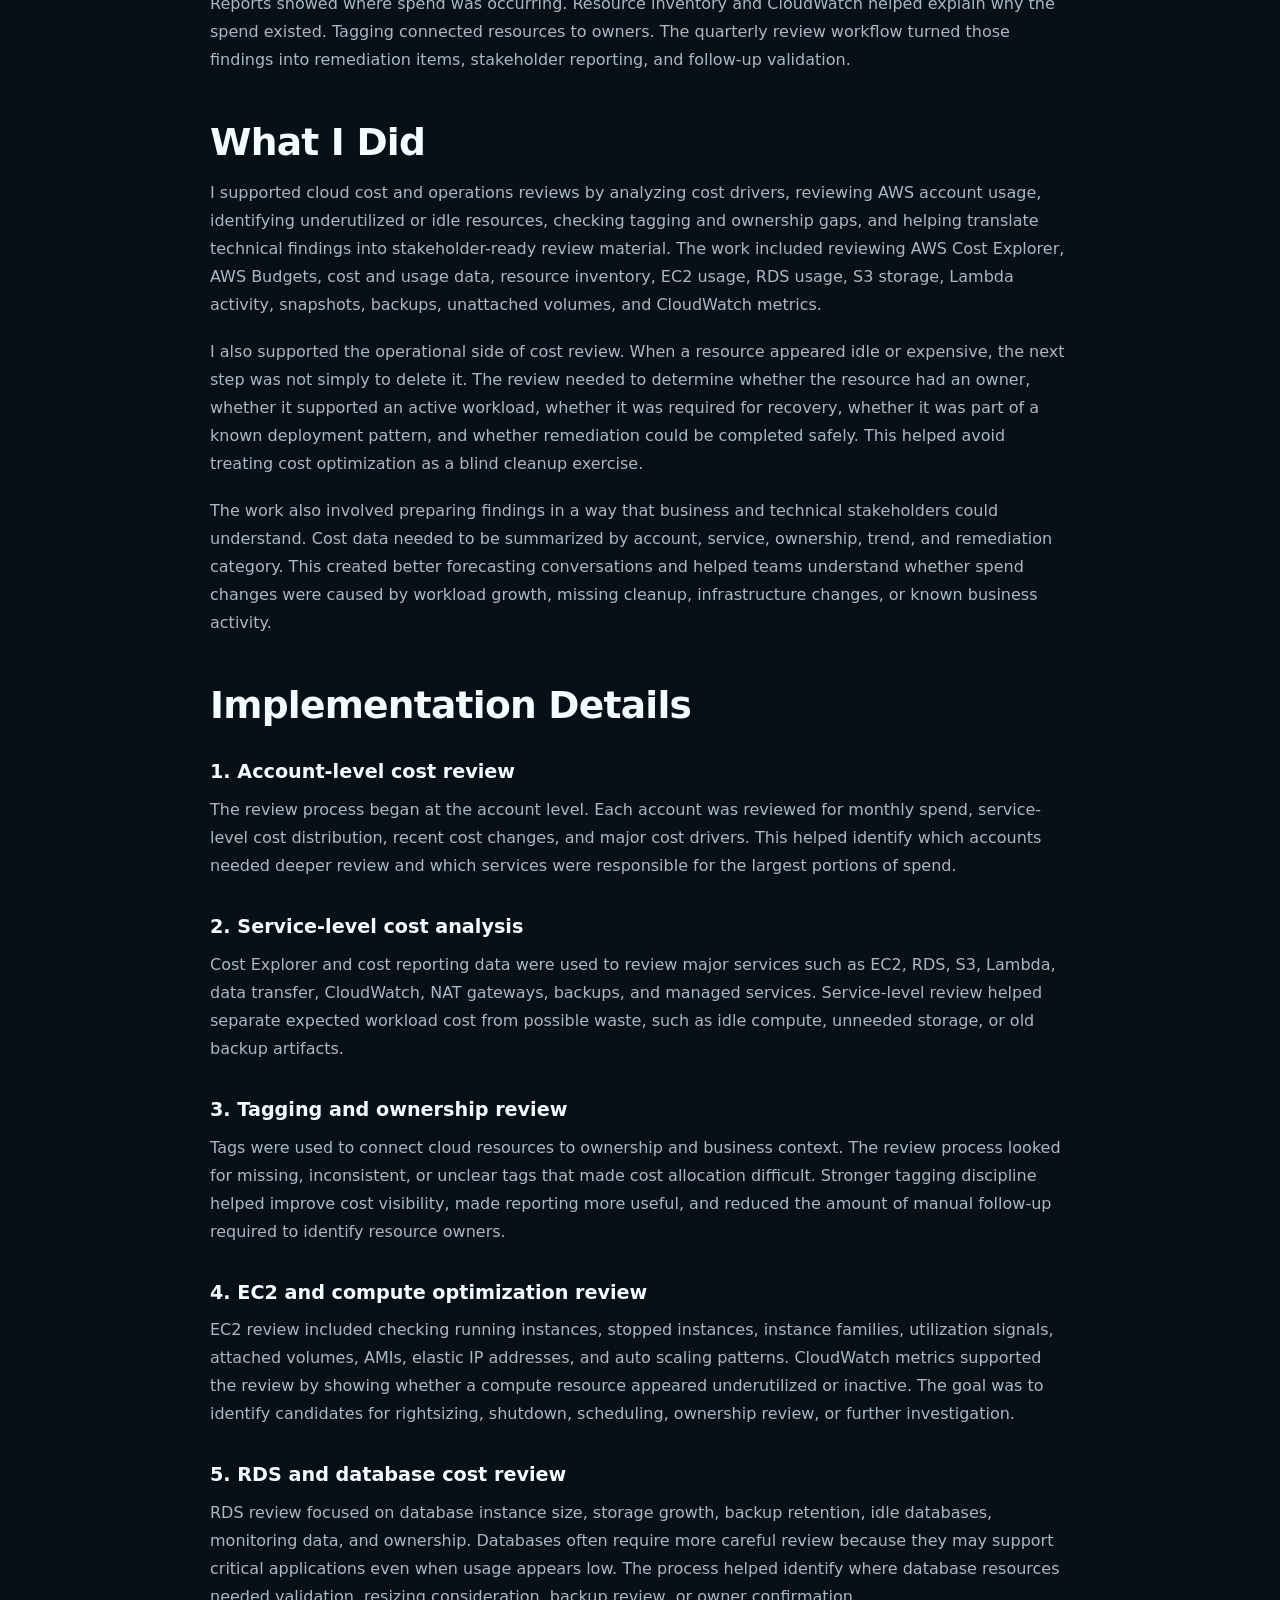
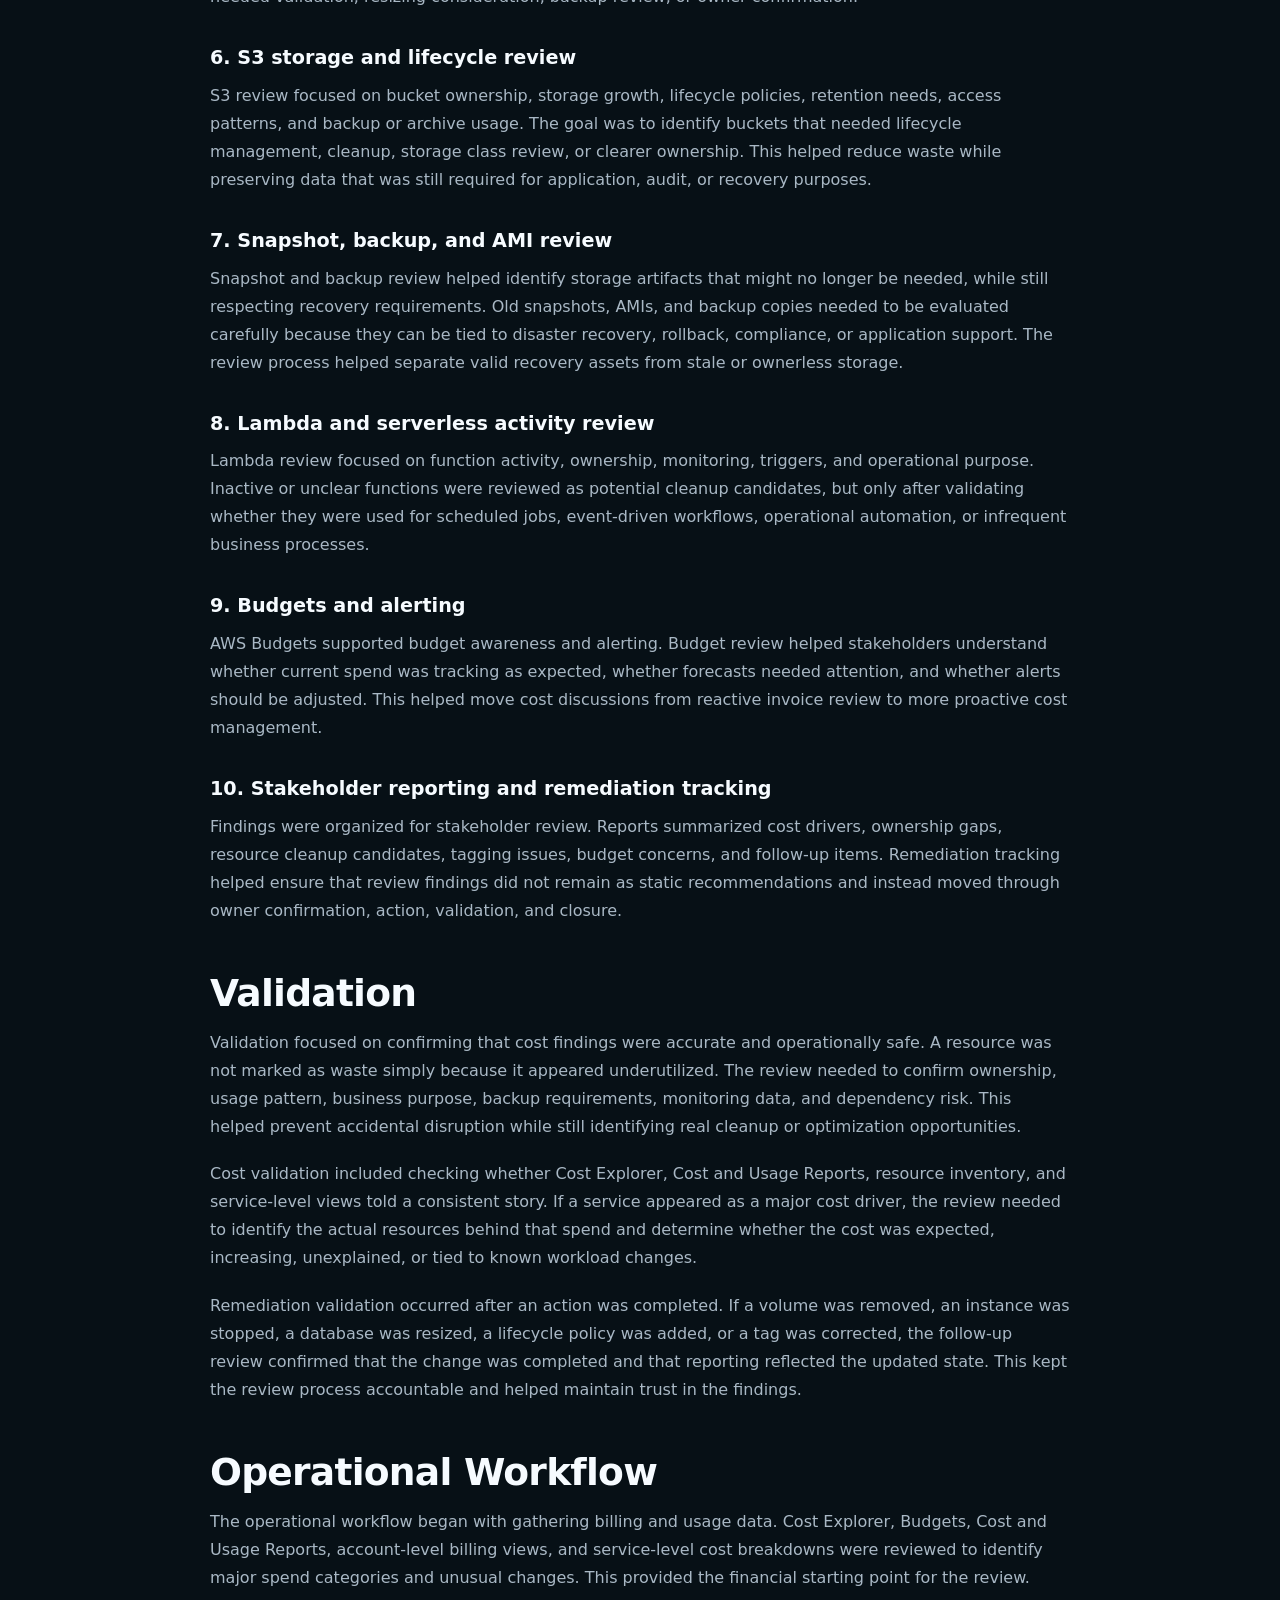
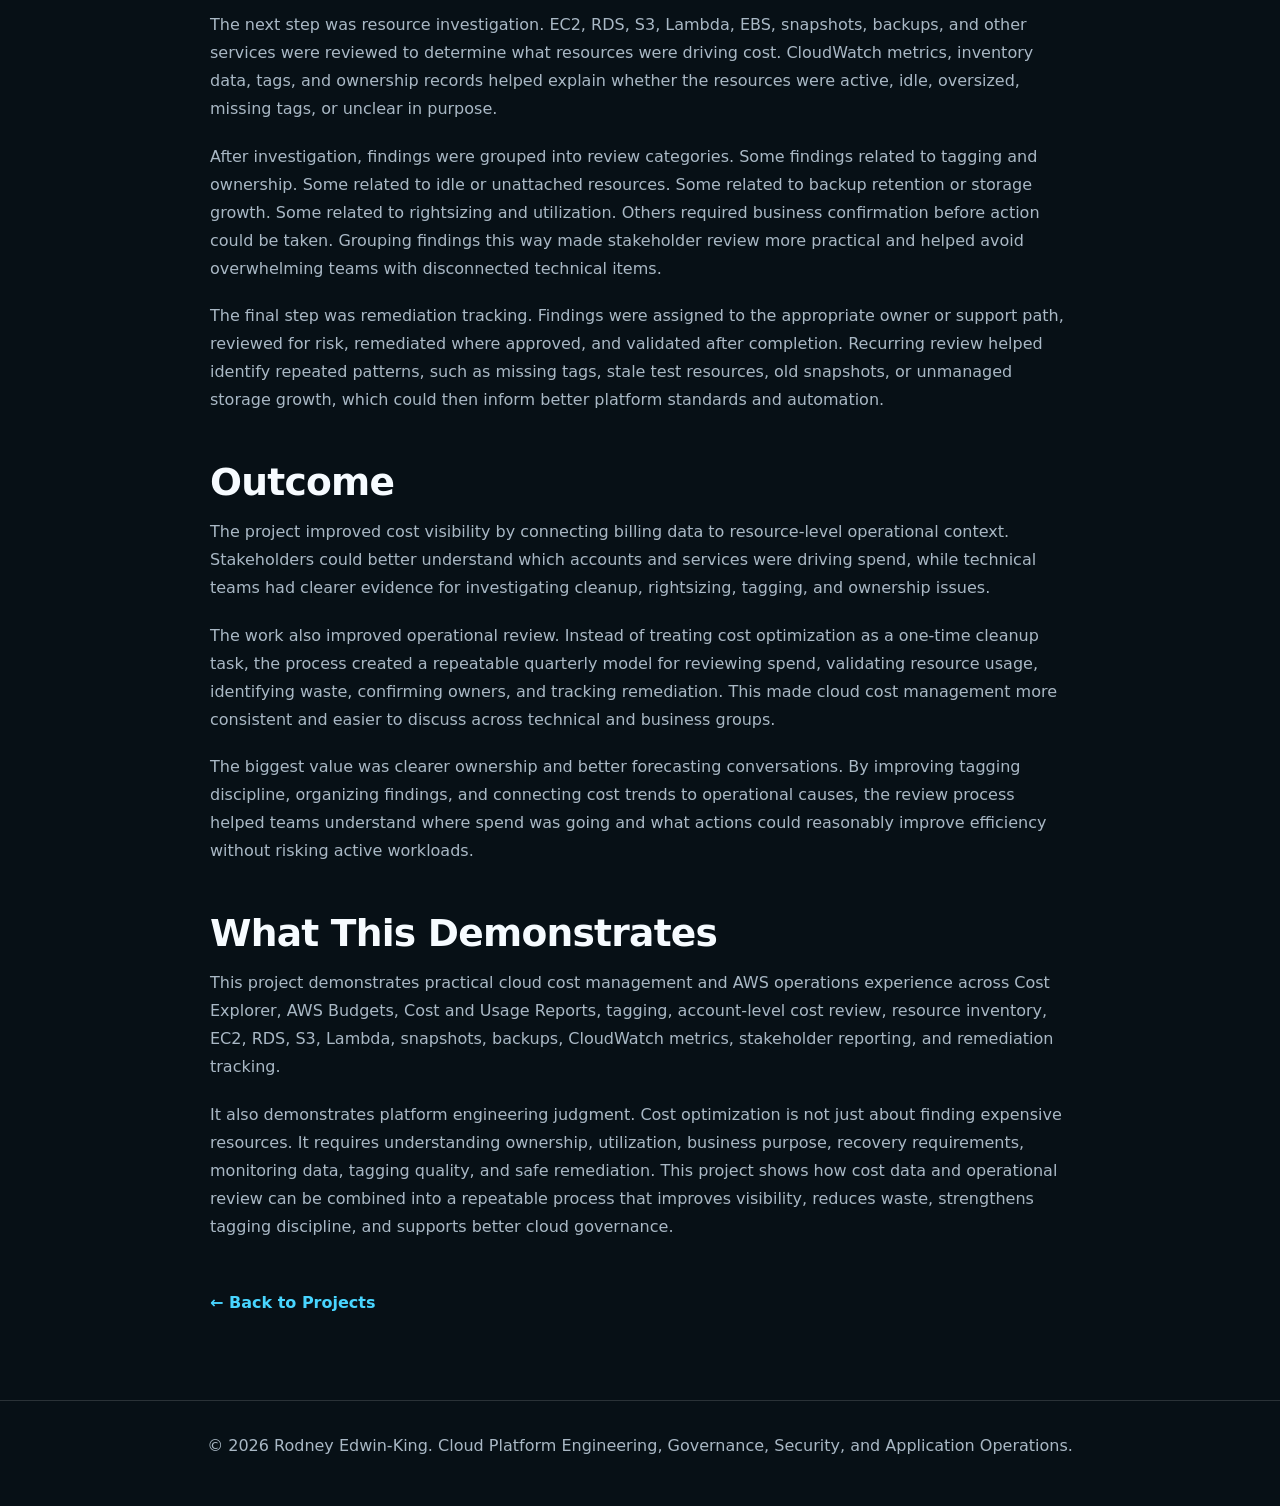
<file: projects/cloud-cost-operations-reviews.html>
<!doctype html>
<html lang="en">
  <head>
    <meta charset="utf-8">
    <meta name="viewport" content="width=device-width, initial-scale=1">
    <title>Cloud Cost & Operations Reviews | Rodney Edwin-King</title>
    <meta name="description" content="Cloud Cost & Operations Reviews documentation-style portfolio case study.">
    <link rel="stylesheet" href="../styles.css">
  </head>

  <body>
    <header class="site-header">
      <a class="brand" href="../index.html">Rodney Edwin-King</a>
      <nav class="site-nav" aria-label="Main navigation">
        <a href="../index.html#about">About</a>
        <a href="../index.html#experience">Experience</a>
        <a href="../index.html#projects">Projects</a>
        <a href="../index.html#credentials">Credentials</a>
        <a href="../index.html#contact">Contact</a>
      </nav>
    </header>

    <main class="blog-page">
  <article class="blog-post">
    <p class="eyebrow">Project Documentation</p>

    <h1>Cloud Cost &amp; Operations Reviews</h1>

    <p class="blog-lead">
      This project documents a recurring cloud cost and operations review model for AWS environments. The work focused on
      improving cost visibility, strengthening tagging discipline, identifying resource waste, reviewing account-level cost
      drivers, and creating a repeatable process for stakeholder-facing cloud review conversations.
    </p>

    <p class="blog-meta">
      Services and tools: AWS Cost Explorer, AWS Budgets, Cost and Usage Reports, tagging, account-level cost review,
      resource inventory, EC2, RDS, S3, Lambda, EBS volumes, snapshots, backups, CloudWatch metrics, stakeholder reporting,
      and remediation tracking.
    </p>

    <hr>

    <figure class="blog-diagram architecture-image">
      <a href="../assets/images/cloud-cost-operations-reviews.png" target="_blank" rel="noopener">
        <img src="../assets/images/cloud-cost-operations-reviews.png" alt="Cloud Cost & Operations Reviews architecture diagram" class="project-diagram" style="display:block; width:100%; max-width:100%; height:auto; cursor: zoom-in;">
      </a>
      <figcaption>
        Cloud cost and operations review workflow using Cost Explorer, Budgets, Cost and Usage Reports, tagging,
        resource inventory, CloudWatch metrics, stakeholder reporting, and remediation tracking.
      </figcaption>
    </figure>

    <h2>Overview</h2>

    <p>
      This project documents a recurring cloud cost and operations review model for AWS environments. The work focused on
      improving cost visibility, strengthening tagging discipline, identifying resource waste, reviewing account-level cost
      drivers, and creating a repeatable process for stakeholder-facing cloud review conversations.
    </p>

    <p>
      The project combined cost management and operational review because cloud spend is rarely just a billing issue.
      Cost trends are often connected to resource ownership, tagging gaps, idle infrastructure, oversized services,
      forgotten snapshots, unused storage, backup retention, workload growth, and operational decisions made over time.
      The goal was to create a practical review process that helped technical teams and business stakeholders understand
      where spend was coming from, what needed follow-up, and which actions could reduce waste or improve forecasting.
    </p>

    <h2>Background</h2>

    <p>
      As AWS account usage grows, cost visibility becomes harder to manage if spend is only reviewed at the invoice level.
      A single monthly bill does not show whether spend is tied to active workloads, underutilized compute, idle databases,
      unattached storage, old snapshots, missing lifecycle policies, untagged resources, or services that no longer have a
      clear owner. To make cost review useful, billing data needed to be connected to resource inventory and operational
      context.
    </p>

    <p>
      The cloud operating model also needed a repeatable way to support quarterly reviews. Stakeholders needed to understand
      account-level trends, top service cost drivers, budget awareness, forecast direction, and specific remediation items.
      Technical teams needed enough detail to know what to investigate, while business teams needed a clear explanation of
      what was driving cost and what actions were being taken.
    </p>

    <p>
      This project supported that operating model by combining AWS Cost Explorer, AWS Budgets, Cost and Usage Reports,
      tagging, CloudWatch metrics, Trusted Advisor-style checks, resource inventory review, and remediation tracking into
      a practical review workflow.
    </p>

    <h2>Business Problem</h2>

    <p>
      The business problem was limited cost transparency and inconsistent ownership. Cloud resources can continue running
      long after the original need has changed, especially when environments are created for testing, projects, migrations,
      temporary support, or application changes. Without strong tagging and recurring review, it becomes difficult to know
      who owns a resource, whether it is still needed, and whether the current spend is justified.
    </p>

    <p>
      Another challenge was separating real optimization opportunities from noise. A high-cost service is not automatically
      waste if it supports a production workload. At the same time, low-cost resources can accumulate across accounts and
      create unnecessary spend when they are unattached, idle, duplicated, or no longer owned. The review process needed to
      balance cost awareness with operational accuracy.
    </p>

    <p>
      The platform need was to create a consistent review model that could identify cost drivers, validate resource usage,
      improve tagging and ownership, support budget conversations, and track remediation without inventing unrealistic
      savings claims or disrupting active workloads.
    </p>

    <h2>Architecture</h2>

    <p>
      The architecture used AWS billing, tagging, monitoring, and inventory data as inputs into a recurring review process.
      AWS Cost Explorer provided a view into account-level and service-level spend. AWS Budgets supported budget awareness
      and alerting. Cost and Usage Reports provided deeper billing data for analysis and reporting. Tags helped connect
      resources to owners, applications, environments, cost centers, or business context.
    </p>

    

    <p>
      Operational services were also part of the review model. CloudWatch metrics helped validate whether compute resources
      were active or underutilized. EC2 inventory helped identify running instances, stopped instances, unattached EBS
      volumes, elastic IP addresses, AMIs, and snapshots. RDS review helped identify idle databases, storage growth, backup
      retention, and instance sizing concerns. S3 review helped identify storage growth, lifecycle policy opportunities,
      access patterns, and buckets that needed ownership clarification. Lambda review helped identify functions that were
      inactive, obsolete, or missing clear ownership.
    </p>

    <p>
      The review architecture connected cost data to operational findings. Cost Explorer and Cost and Usage Reports showed
      where spend was occurring. Resource inventory and CloudWatch helped explain why the spend existed. Tagging connected
      resources to owners. The quarterly review workflow turned those findings into remediation items, stakeholder reporting,
      and follow-up validation.
    </p>

    <h2>What I Did</h2>

    <p>
      I supported cloud cost and operations reviews by analyzing cost drivers, reviewing AWS account usage, identifying
      underutilized or idle resources, checking tagging and ownership gaps, and helping translate technical findings into
      stakeholder-ready review material. The work included reviewing AWS Cost Explorer, AWS Budgets, cost and usage data,
      resource inventory, EC2 usage, RDS usage, S3 storage, Lambda activity, snapshots, backups, unattached volumes, and
      CloudWatch metrics.
    </p>

    <p>
      I also supported the operational side of cost review. When a resource appeared idle or expensive, the next step was
      not simply to delete it. The review needed to determine whether the resource had an owner, whether it supported an
      active workload, whether it was required for recovery, whether it was part of a known deployment pattern, and whether
      remediation could be completed safely. This helped avoid treating cost optimization as a blind cleanup exercise.
    </p>

    <p>
      The work also involved preparing findings in a way that business and technical stakeholders could understand. Cost
      data needed to be summarized by account, service, ownership, trend, and remediation category. This created better
      forecasting conversations and helped teams understand whether spend changes were caused by workload growth, missing
      cleanup, infrastructure changes, or known business activity.
    </p>

    <h2>Implementation Details</h2>

    <h3>1. Account-level cost review</h3>
    <p>
      The review process began at the account level. Each account was reviewed for monthly spend, service-level cost
      distribution, recent cost changes, and major cost drivers. This helped identify which accounts needed deeper review
      and which services were responsible for the largest portions of spend.
    </p>

    <h3>2. Service-level cost analysis</h3>
    <p>
      Cost Explorer and cost reporting data were used to review major services such as EC2, RDS, S3, Lambda, data transfer,
      CloudWatch, NAT gateways, backups, and managed services. Service-level review helped separate expected workload cost
      from possible waste, such as idle compute, unneeded storage, or old backup artifacts.
    </p>

    <h3>3. Tagging and ownership review</h3>
    <p>
      Tags were used to connect cloud resources to ownership and business context. The review process looked for missing,
      inconsistent, or unclear tags that made cost allocation difficult. Stronger tagging discipline helped improve cost
      visibility, made reporting more useful, and reduced the amount of manual follow-up required to identify resource
      owners.
    </p>

    <h3>4. EC2 and compute optimization review</h3>
    <p>
      EC2 review included checking running instances, stopped instances, instance families, utilization signals, attached
      volumes, AMIs, elastic IP addresses, and auto scaling patterns. CloudWatch metrics supported the review by showing
      whether a compute resource appeared underutilized or inactive. The goal was to identify candidates for rightsizing,
      shutdown, scheduling, ownership review, or further investigation.
    </p>

    <h3>5. RDS and database cost review</h3>
    <p>
      RDS review focused on database instance size, storage growth, backup retention, idle databases, monitoring data, and
      ownership. Databases often require more careful review because they may support critical applications even when usage
      appears low. The process helped identify where database resources needed validation, resizing consideration, backup
      review, or owner confirmation.
    </p>

    <h3>6. S3 storage and lifecycle review</h3>
    <p>
      S3 review focused on bucket ownership, storage growth, lifecycle policies, retention needs, access patterns, and
      backup or archive usage. The goal was to identify buckets that needed lifecycle management, cleanup, storage class
      review, or clearer ownership. This helped reduce waste while preserving data that was still required for application,
      audit, or recovery purposes.
    </p>

    <h3>7. Snapshot, backup, and AMI review</h3>
    <p>
      Snapshot and backup review helped identify storage artifacts that might no longer be needed, while still respecting
      recovery requirements. Old snapshots, AMIs, and backup copies needed to be evaluated carefully because they can be
      tied to disaster recovery, rollback, compliance, or application support. The review process helped separate valid
      recovery assets from stale or ownerless storage.
    </p>

    <h3>8. Lambda and serverless activity review</h3>
    <p>
      Lambda review focused on function activity, ownership, monitoring, triggers, and operational purpose. Inactive or
      unclear functions were reviewed as potential cleanup candidates, but only after validating whether they were used for
      scheduled jobs, event-driven workflows, operational automation, or infrequent business processes.
    </p>

    <h3>9. Budgets and alerting</h3>
    <p>
      AWS Budgets supported budget awareness and alerting. Budget review helped stakeholders understand whether current
      spend was tracking as expected, whether forecasts needed attention, and whether alerts should be adjusted. This
      helped move cost discussions from reactive invoice review to more proactive cost management.
    </p>

    <h3>10. Stakeholder reporting and remediation tracking</h3>
    <p>
      Findings were organized for stakeholder review. Reports summarized cost drivers, ownership gaps, resource cleanup
      candidates, tagging issues, budget concerns, and follow-up items. Remediation tracking helped ensure that review
      findings did not remain as static recommendations and instead moved through owner confirmation, action, validation,
      and closure.
    </p>

    <h2>Validation</h2>

    <p>
      Validation focused on confirming that cost findings were accurate and operationally safe. A resource was not marked
      as waste simply because it appeared underutilized. The review needed to confirm ownership, usage pattern, business
      purpose, backup requirements, monitoring data, and dependency risk. This helped prevent accidental disruption while
      still identifying real cleanup or optimization opportunities.
    </p>

    <p>
      Cost validation included checking whether Cost Explorer, Cost and Usage Reports, resource inventory, and service-level
      views told a consistent story. If a service appeared as a major cost driver, the review needed to identify the actual
      resources behind that spend and determine whether the cost was expected, increasing, unexplained, or tied to known
      workload changes.
    </p>

    <p>
      Remediation validation occurred after an action was completed. If a volume was removed, an instance was stopped, a
      database was resized, a lifecycle policy was added, or a tag was corrected, the follow-up review confirmed that the
      change was completed and that reporting reflected the updated state. This kept the review process accountable and
      helped maintain trust in the findings.
    </p>

    <h2>Operational Workflow</h2>

    <p>
      The operational workflow began with gathering billing and usage data. Cost Explorer, Budgets, Cost and Usage Reports,
      account-level billing views, and service-level cost breakdowns were reviewed to identify major spend categories and
      unusual changes. This provided the financial starting point for the review.
    </p>

    <p>
      The next step was resource investigation. EC2, RDS, S3, Lambda, EBS, snapshots, backups, and other services were
      reviewed to determine what resources were driving cost. CloudWatch metrics, inventory data, tags, and ownership
      records helped explain whether the resources were active, idle, oversized, missing tags, or unclear in purpose.
    </p>

    <p>
      After investigation, findings were grouped into review categories. Some findings related to tagging and ownership.
      Some related to idle or unattached resources. Some related to backup retention or storage growth. Some related to
      rightsizing and utilization. Others required business confirmation before action could be taken. Grouping findings
      this way made stakeholder review more practical and helped avoid overwhelming teams with disconnected technical items.
    </p>

    <p>
      The final step was remediation tracking. Findings were assigned to the appropriate owner or support path, reviewed
      for risk, remediated where approved, and validated after completion. Recurring review helped identify repeated patterns,
      such as missing tags, stale test resources, old snapshots, or unmanaged storage growth, which could then inform better
      platform standards and automation.
    </p>

    <h2>Outcome</h2>

    <p>
      The project improved cost visibility by connecting billing data to resource-level operational context. Stakeholders
      could better understand which accounts and services were driving spend, while technical teams had clearer evidence for
      investigating cleanup, rightsizing, tagging, and ownership issues.
    </p>

    <p>
      The work also improved operational review. Instead of treating cost optimization as a one-time cleanup task, the
      process created a repeatable quarterly model for reviewing spend, validating resource usage, identifying waste,
      confirming owners, and tracking remediation. This made cloud cost management more consistent and easier to discuss
      across technical and business groups.
    </p>

    <p>
      The biggest value was clearer ownership and better forecasting conversations. By improving tagging discipline,
      organizing findings, and connecting cost trends to operational causes, the review process helped teams understand
      where spend was going and what actions could reasonably improve efficiency without risking active workloads.
    </p>

    <h2>What This Demonstrates</h2>

    <p>
      This project demonstrates practical cloud cost management and AWS operations experience across Cost Explorer, AWS
      Budgets, Cost and Usage Reports, tagging, account-level cost review, resource inventory, EC2, RDS, S3, Lambda,
      snapshots, backups, CloudWatch metrics, stakeholder reporting, and remediation tracking.
    </p>

    <p>
      It also demonstrates platform engineering judgment. Cost optimization is not just about finding expensive resources.
      It requires understanding ownership, utilization, business purpose, recovery requirements, monitoring data, tagging
      quality, and safe remediation. This project shows how cost data and operational review can be combined into a
      repeatable process that improves visibility, reduces waste, strengthens tagging discipline, and supports better cloud
      governance.
    </p>

    <p class="blog-back-link">
      <a href="../index.html#projects">&larr; Back to Projects</a>
    </p>
  </article>
</main>

    <footer class="site-footer">
      <p>&copy; <span id="year"></span> Rodney Edwin-King. Cloud Platform Engineering, Governance, Security, and Application Operations.</p>
    </footer>

    <script src="../script.js"></script>
  </body>
</html>
</file>
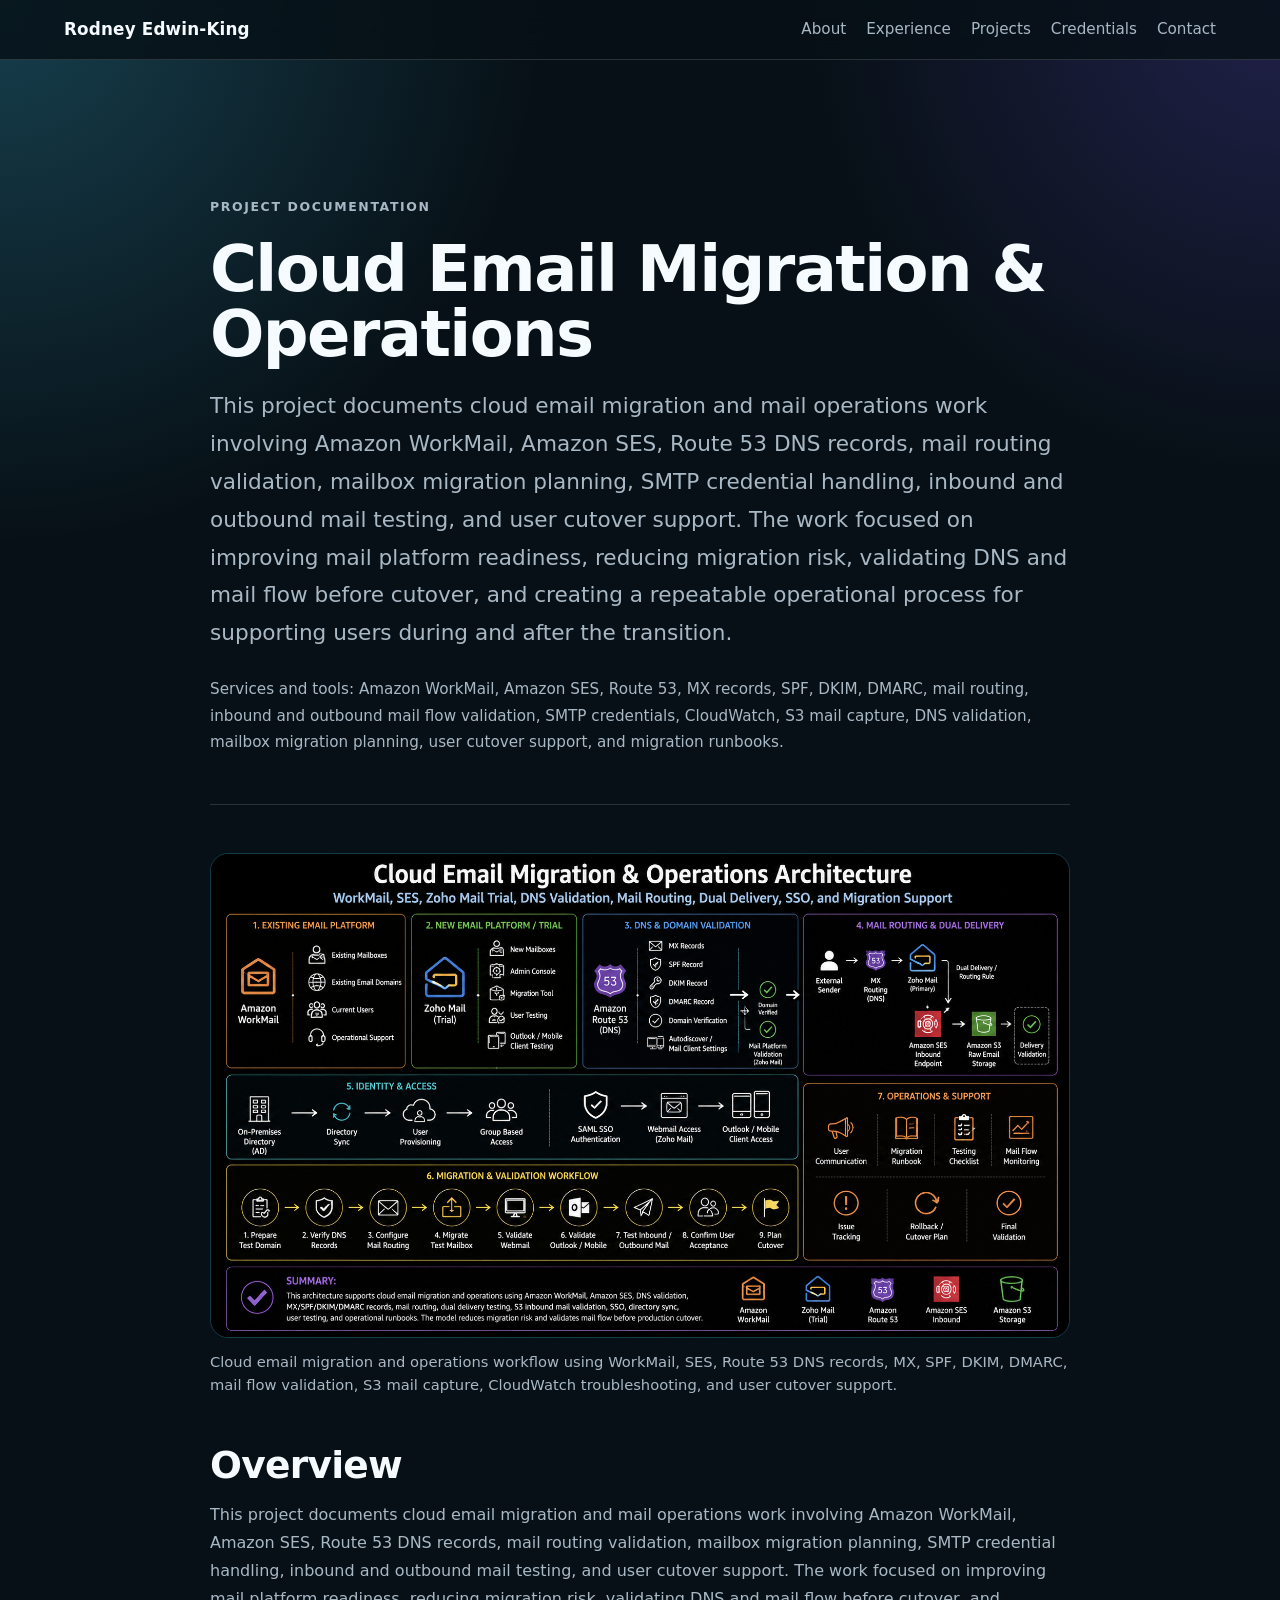
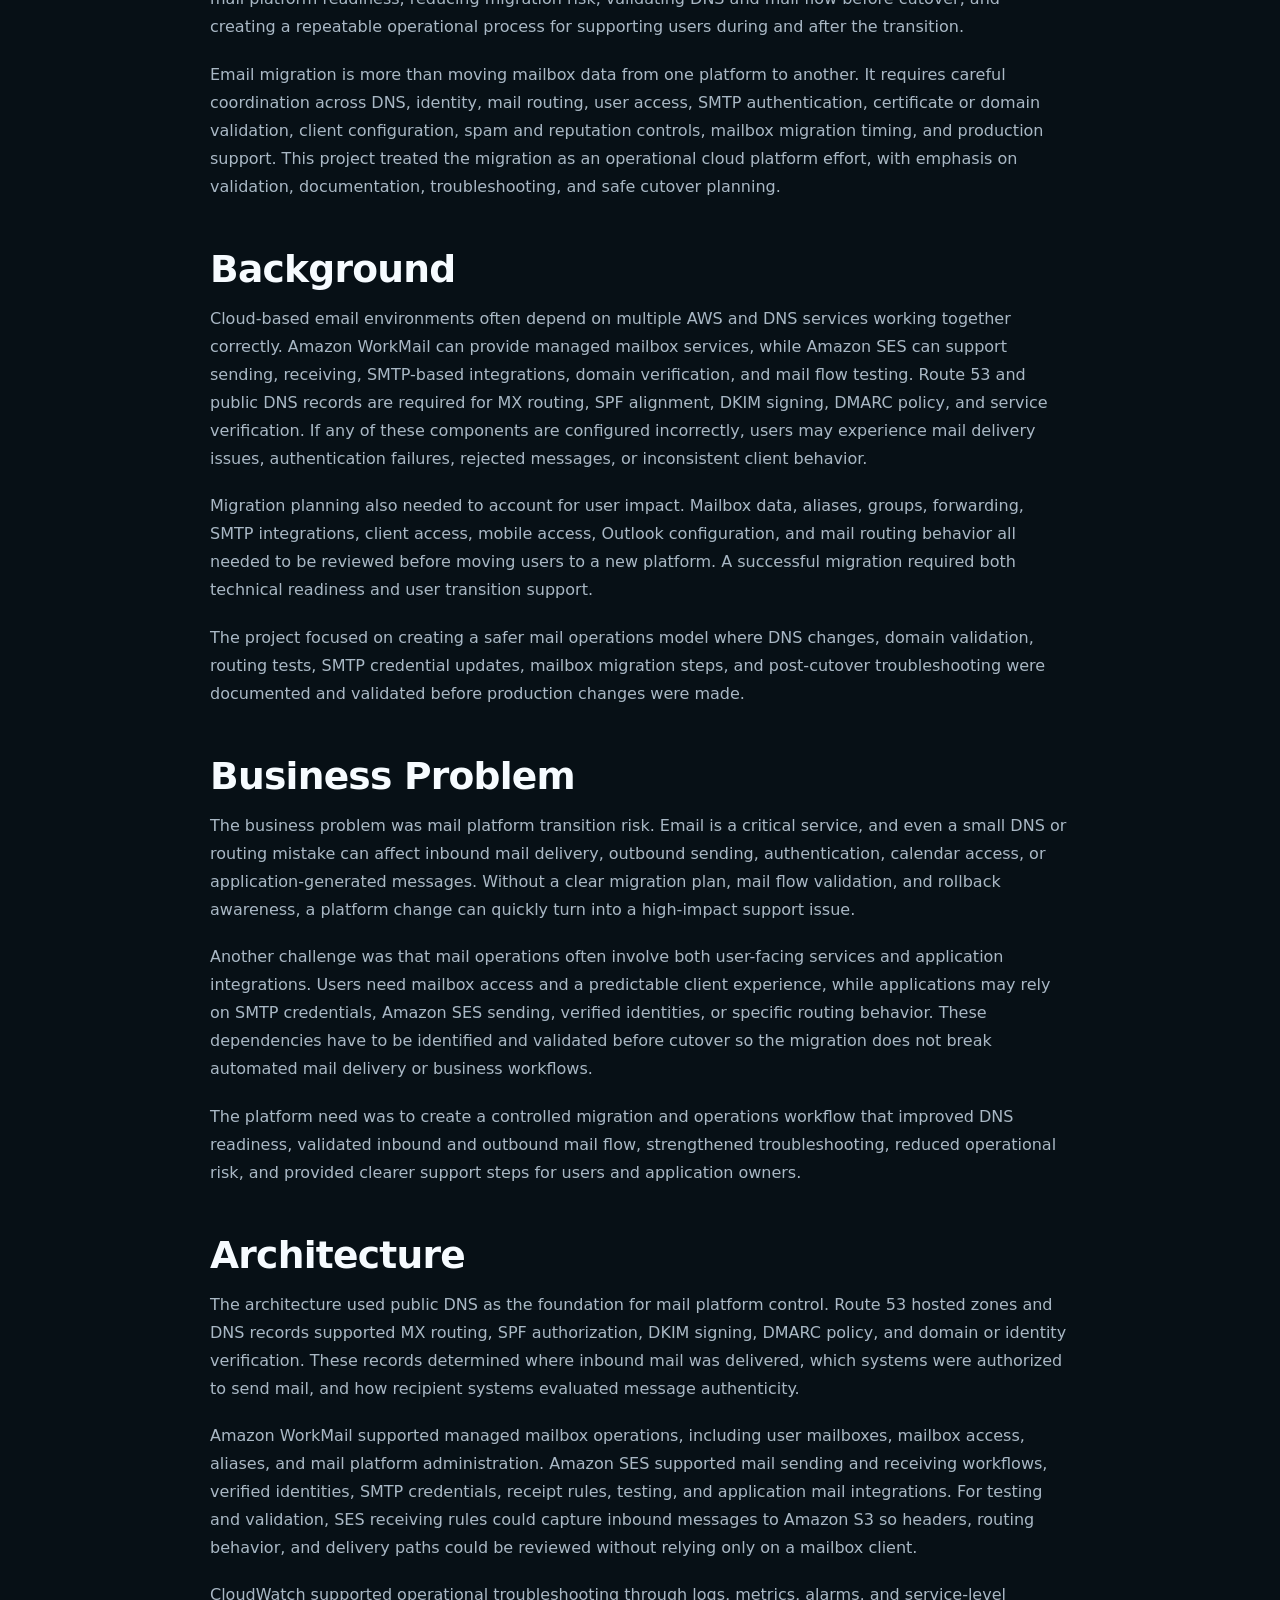
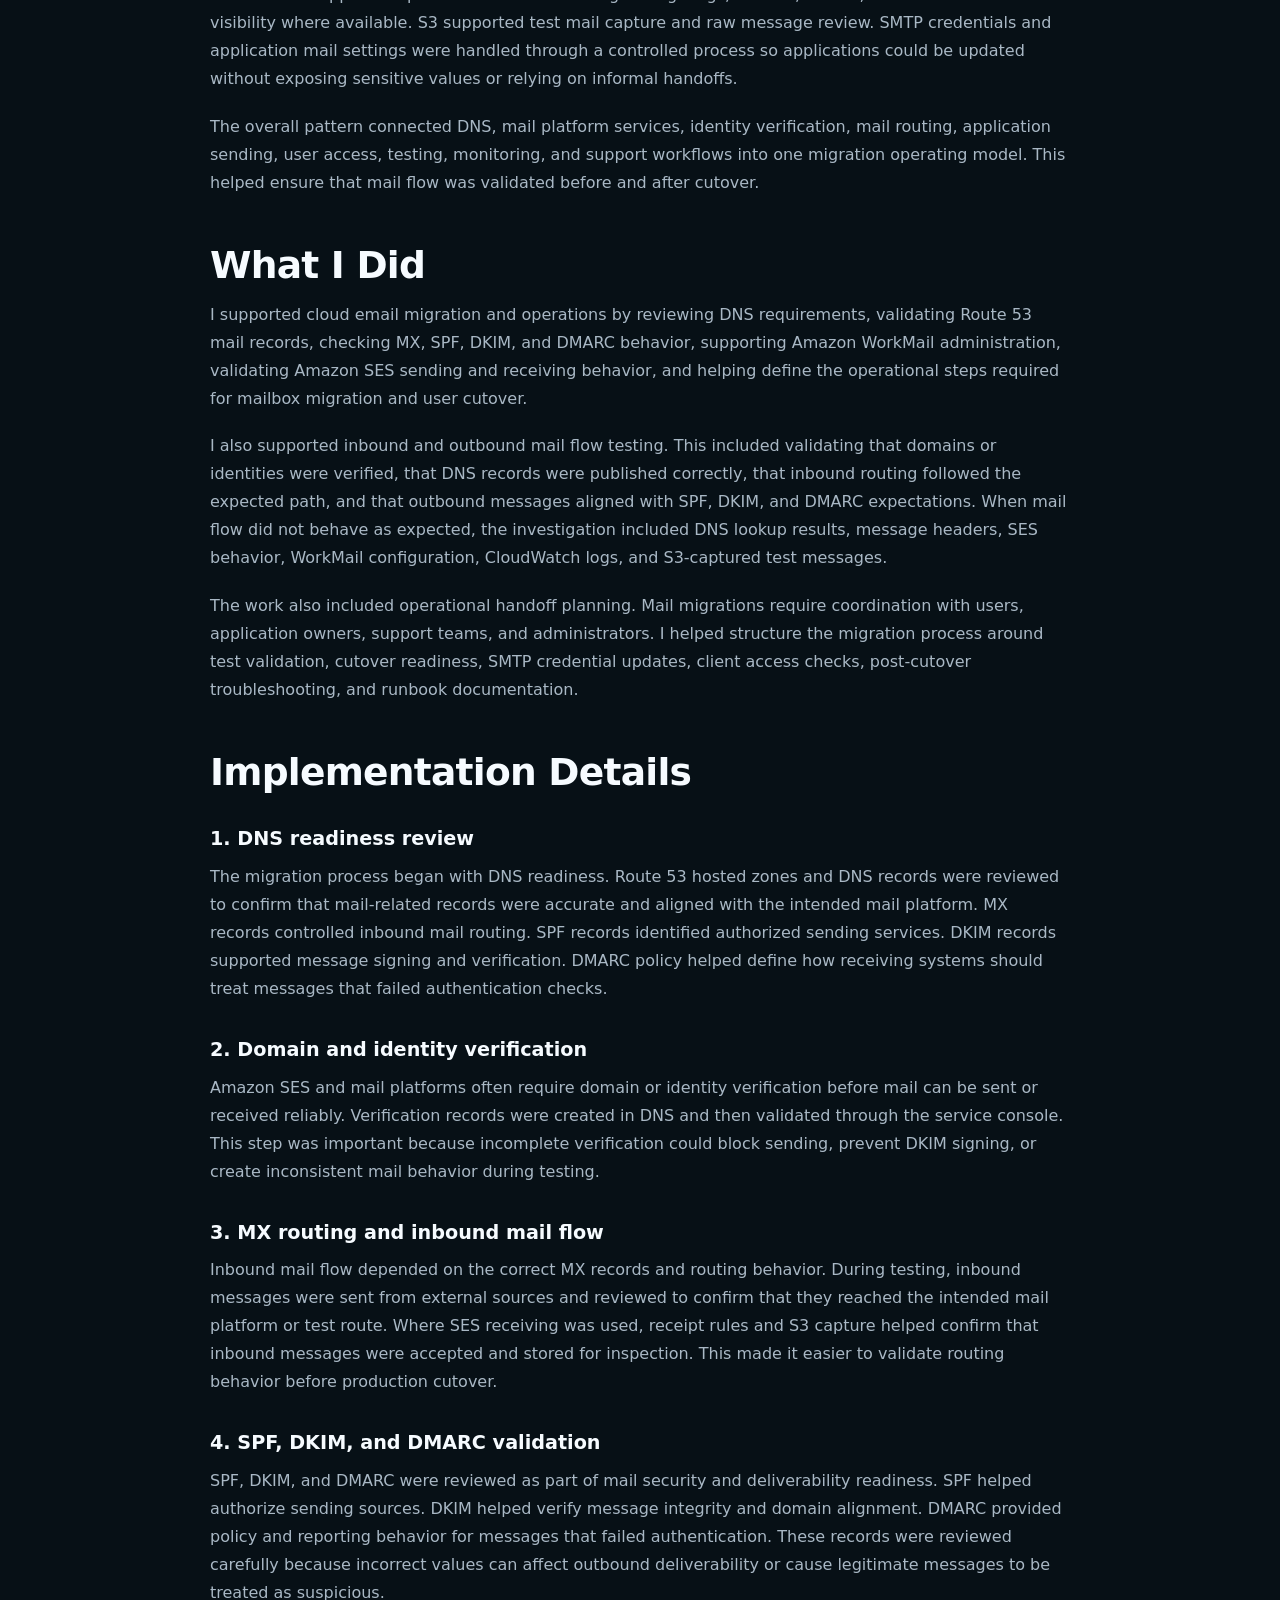
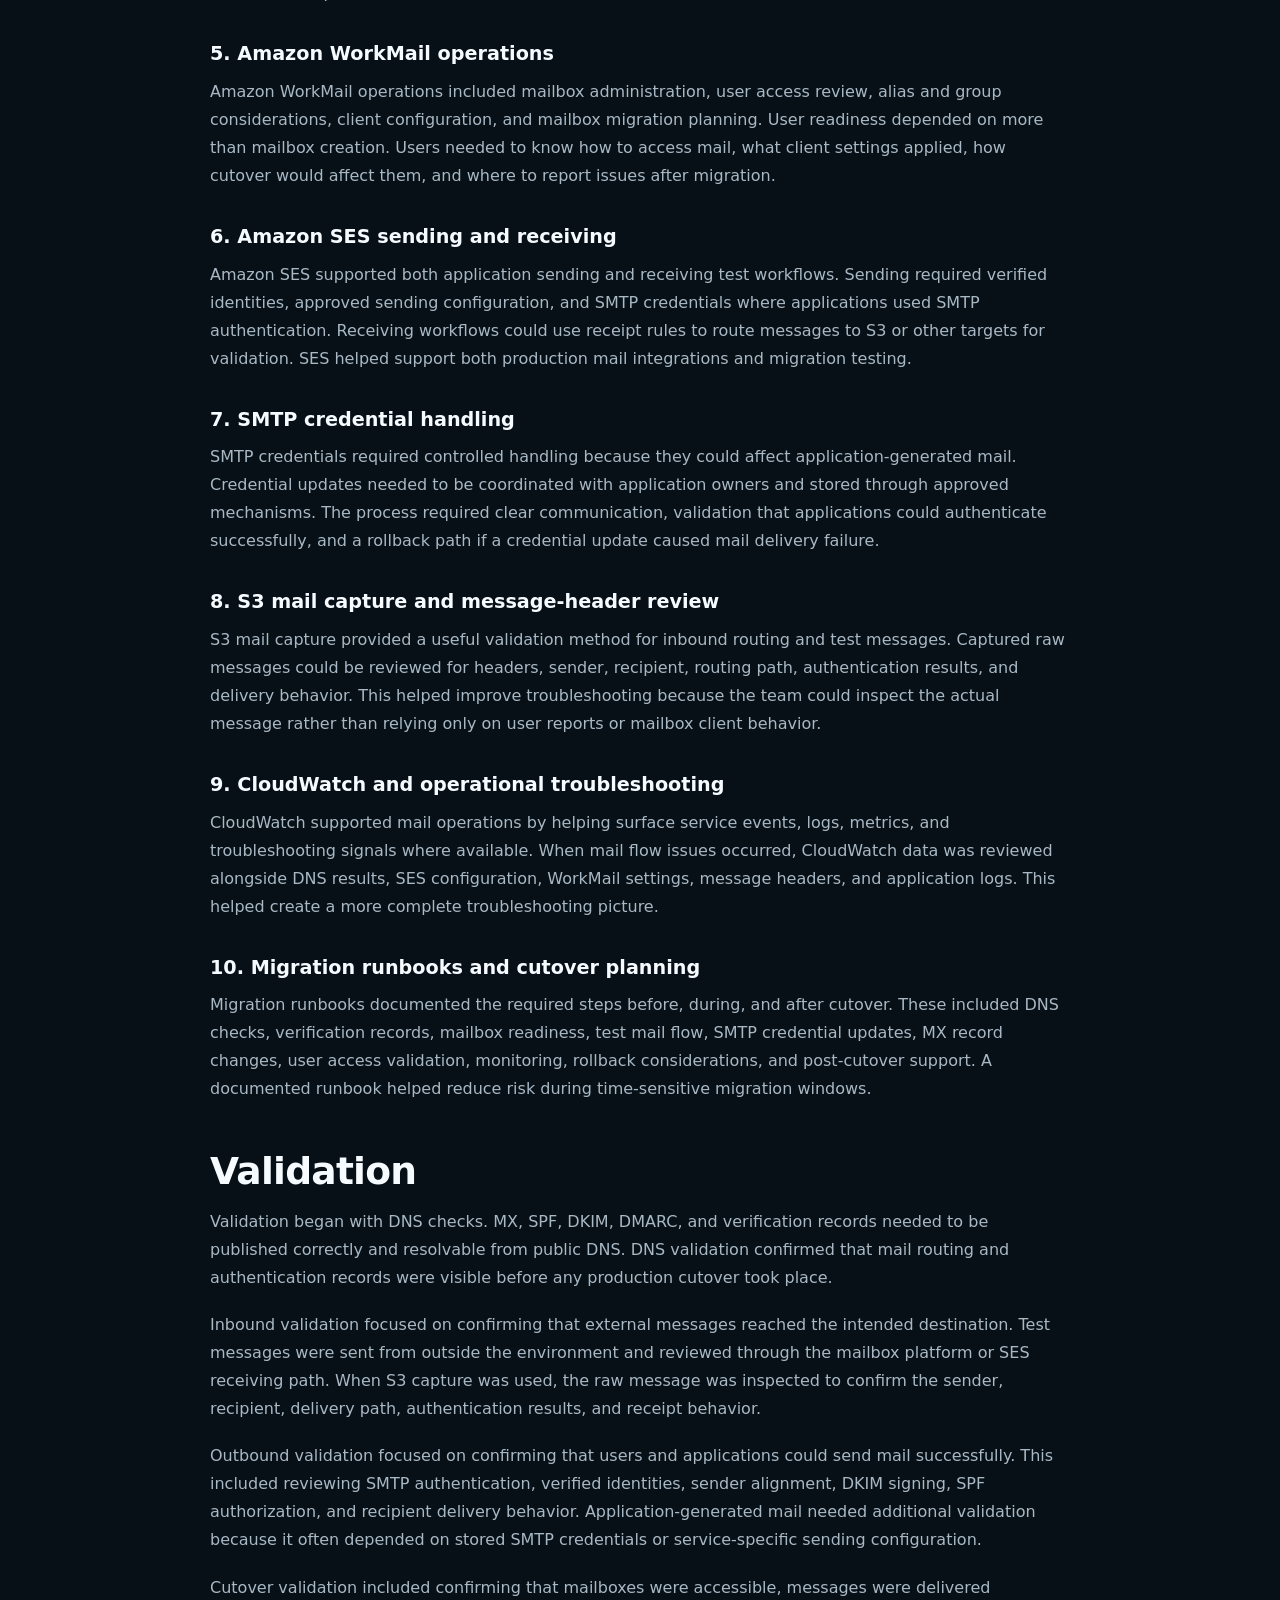
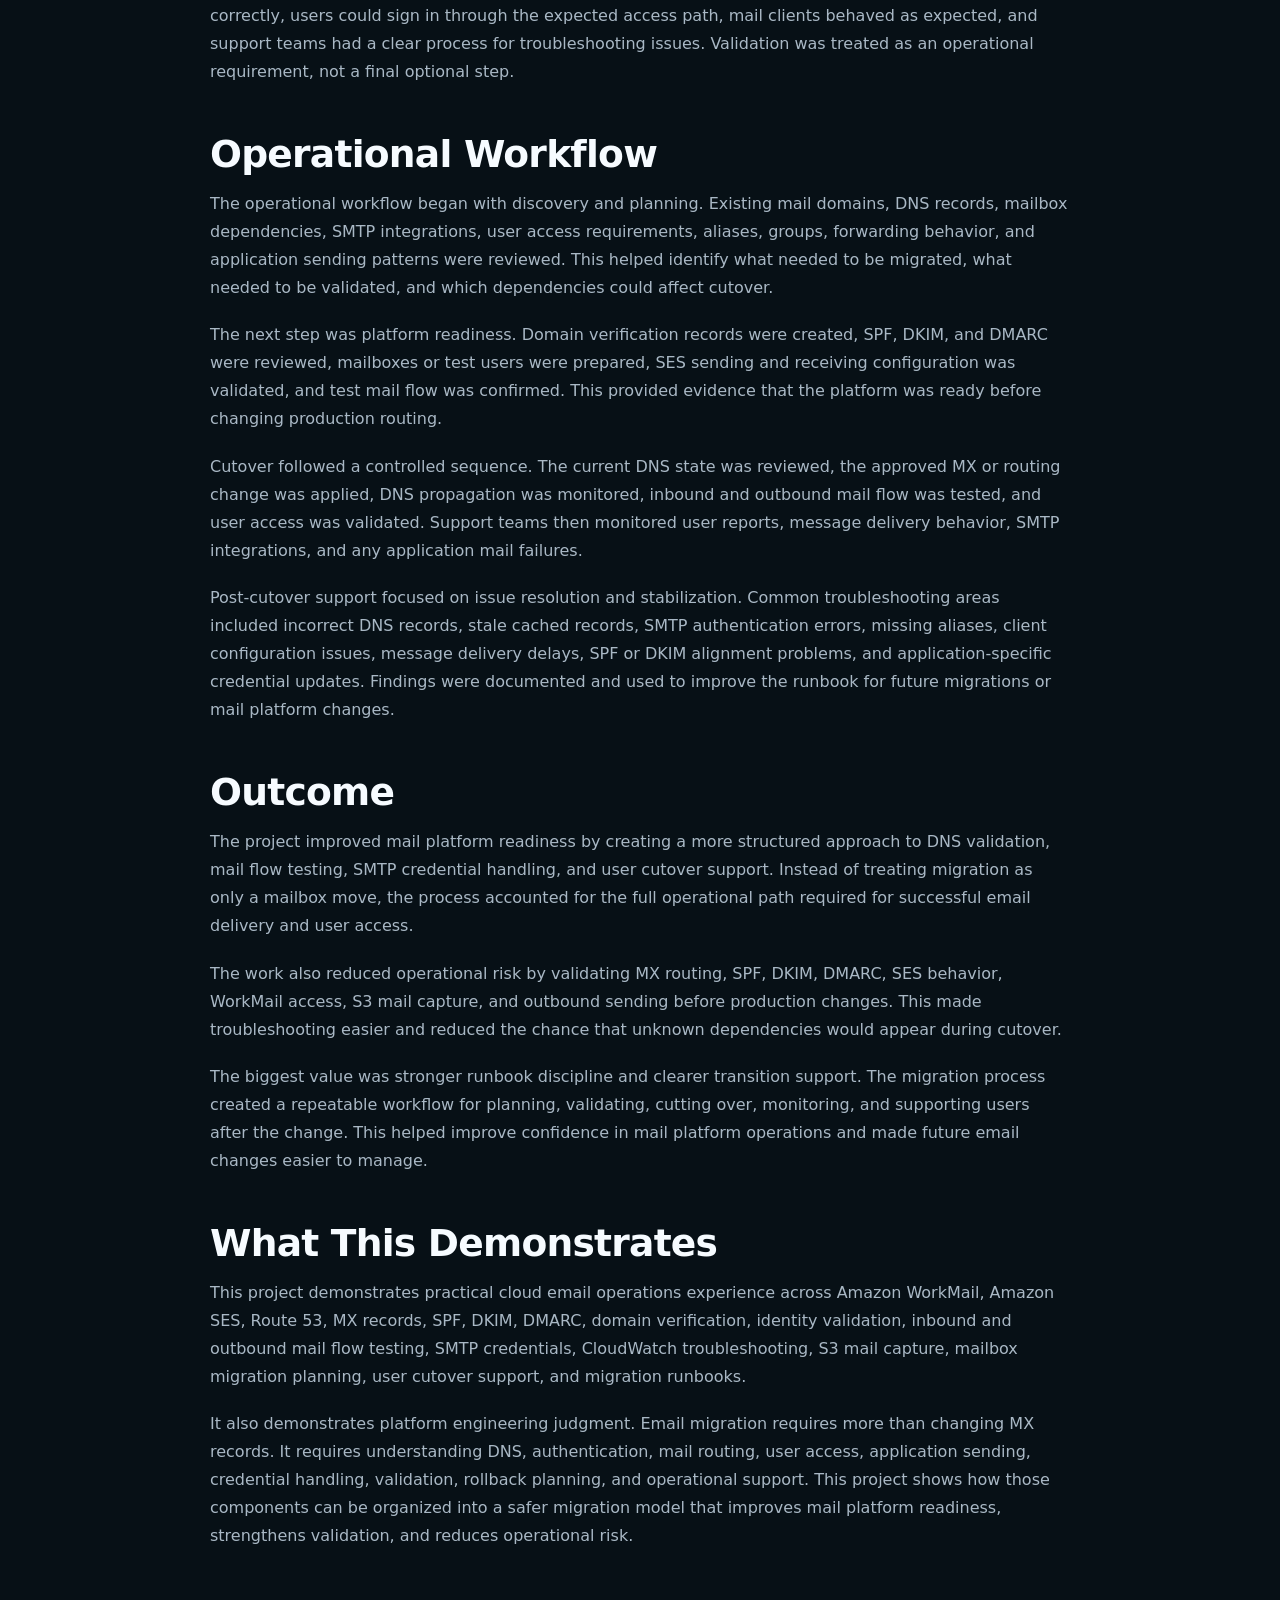
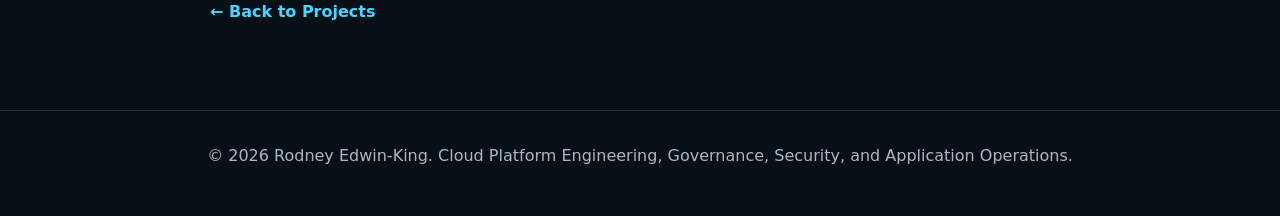
<file: projects/cloud-email-migration-operations.html>
<!doctype html>
<html lang="en">
  <head>
    <meta charset="utf-8">
    <meta name="viewport" content="width=device-width, initial-scale=1">
    <title>Cloud Email Migration & Operations | Rodney Edwin-King</title>
    <meta name="description" content="Cloud Email Migration & Operations documentation-style portfolio case study.">
    <link rel="stylesheet" href="../styles.css">
  </head>

  <body>
    <header class="site-header">
      <a class="brand" href="../index.html">Rodney Edwin-King</a>
      <nav class="site-nav" aria-label="Main navigation">
        <a href="../index.html#about">About</a>
        <a href="../index.html#experience">Experience</a>
        <a href="../index.html#projects">Projects</a>
        <a href="../index.html#credentials">Credentials</a>
        <a href="../index.html#contact">Contact</a>
      </nav>
    </header>

    <main class="blog-page">
  <article class="blog-post">
    <p class="eyebrow">Project Documentation</p>

    <h1>Cloud Email Migration &amp; Operations</h1>

    <p class="blog-lead">
      This project documents cloud email migration and mail operations work involving Amazon WorkMail, Amazon SES, Route 53
      DNS records, mail routing validation, mailbox migration planning, SMTP credential handling, inbound and outbound mail
      testing, and user cutover support. The work focused on improving mail platform readiness, reducing migration risk,
      validating DNS and mail flow before cutover, and creating a repeatable operational process for supporting users during
      and after the transition.
    </p>

    <p class="blog-meta">
      Services and tools: Amazon WorkMail, Amazon SES, Route 53, MX records, SPF, DKIM, DMARC, mail routing,
      inbound and outbound mail flow validation, SMTP credentials, CloudWatch, S3 mail capture, DNS validation,
      mailbox migration planning, user cutover support, and migration runbooks.
    </p>

    <hr>

    <figure class="blog-diagram architecture-image">
      <a href="../assets/images/cloud-email-migration-operations.png" target="_blank" rel="noopener">
        <img src="../assets/images/cloud-email-migration-operations.png" alt="Cloud Email Migration & Operations architecture diagram" class="project-diagram" style="display:block; width:100%; max-width:100%; height:auto; cursor: zoom-in;">
      </a>
      <figcaption>
        Cloud email migration and operations workflow using WorkMail, SES, Route 53 DNS records, MX, SPF, DKIM,
        DMARC, mail flow validation, S3 mail capture, CloudWatch troubleshooting, and user cutover support.
      </figcaption>
    </figure>

    <h2>Overview</h2>

    <p>
      This project documents cloud email migration and mail operations work involving Amazon WorkMail, Amazon SES, Route 53
      DNS records, mail routing validation, mailbox migration planning, SMTP credential handling, inbound and outbound mail
      testing, and user cutover support. The work focused on improving mail platform readiness, reducing migration risk,
      validating DNS and mail flow before cutover, and creating a repeatable operational process for supporting users during
      and after the transition.
    </p>

    <p>
      Email migration is more than moving mailbox data from one platform to another. It requires careful coordination across
      DNS, identity, mail routing, user access, SMTP authentication, certificate or domain validation, client configuration,
      spam and reputation controls, mailbox migration timing, and production support. This project treated the migration as
      an operational cloud platform effort, with emphasis on validation, documentation, troubleshooting, and safe cutover
      planning.
    </p>

    <h2>Background</h2>

    <p>
      Cloud-based email environments often depend on multiple AWS and DNS services working together correctly. Amazon
      WorkMail can provide managed mailbox services, while Amazon SES can support sending, receiving, SMTP-based
      integrations, domain verification, and mail flow testing. Route 53 and public DNS records are required for MX routing,
      SPF alignment, DKIM signing, DMARC policy, and service verification. If any of these components are configured
      incorrectly, users may experience mail delivery issues, authentication failures, rejected messages, or inconsistent
      client behavior.
    </p>

    <p>
      Migration planning also needed to account for user impact. Mailbox data, aliases, groups, forwarding, SMTP
      integrations, client access, mobile access, Outlook configuration, and mail routing behavior all needed to be reviewed
      before moving users to a new platform. A successful migration required both technical readiness and user transition
      support.
    </p>

    <p>
      The project focused on creating a safer mail operations model where DNS changes, domain validation, routing tests,
      SMTP credential updates, mailbox migration steps, and post-cutover troubleshooting were documented and validated
      before production changes were made.
    </p>

    <h2>Business Problem</h2>

    <p>
      The business problem was mail platform transition risk. Email is a critical service, and even a small DNS or routing
      mistake can affect inbound mail delivery, outbound sending, authentication, calendar access, or application-generated
      messages. Without a clear migration plan, mail flow validation, and rollback awareness, a platform change can quickly
      turn into a high-impact support issue.
    </p>

    <p>
      Another challenge was that mail operations often involve both user-facing services and application integrations.
      Users need mailbox access and a predictable client experience, while applications may rely on SMTP credentials,
      Amazon SES sending, verified identities, or specific routing behavior. These dependencies have to be identified and
      validated before cutover so the migration does not break automated mail delivery or business workflows.
    </p>

    <p>
      The platform need was to create a controlled migration and operations workflow that improved DNS readiness, validated
      inbound and outbound mail flow, strengthened troubleshooting, reduced operational risk, and provided clearer support
      steps for users and application owners.
    </p>

    <h2>Architecture</h2>

    <p>
      The architecture used public DNS as the foundation for mail platform control. Route 53 hosted zones and DNS records
      supported MX routing, SPF authorization, DKIM signing, DMARC policy, and domain or identity verification. These records
      determined where inbound mail was delivered, which systems were authorized to send mail, and how recipient systems
      evaluated message authenticity.
    </p>

    

    <p>
      Amazon WorkMail supported managed mailbox operations, including user mailboxes, mailbox access, aliases, and mail
      platform administration. Amazon SES supported mail sending and receiving workflows, verified identities, SMTP
      credentials, receipt rules, testing, and application mail integrations. For testing and validation, SES receiving
      rules could capture inbound messages to Amazon S3 so headers, routing behavior, and delivery paths could be reviewed
      without relying only on a mailbox client.
    </p>

    <p>
      CloudWatch supported operational troubleshooting through logs, metrics, alarms, and service-level visibility where
      available. S3 supported test mail capture and raw message review. SMTP credentials and application mail settings
      were handled through a controlled process so applications could be updated without exposing sensitive values or
      relying on informal handoffs.
    </p>

    <p>
      The overall pattern connected DNS, mail platform services, identity verification, mail routing, application sending,
      user access, testing, monitoring, and support workflows into one migration operating model. This helped ensure that
      mail flow was validated before and after cutover.
    </p>

    <h2>What I Did</h2>

    <p>
      I supported cloud email migration and operations by reviewing DNS requirements, validating Route 53 mail records,
      checking MX, SPF, DKIM, and DMARC behavior, supporting Amazon WorkMail administration, validating Amazon SES sending
      and receiving behavior, and helping define the operational steps required for mailbox migration and user cutover.
    </p>

    <p>
      I also supported inbound and outbound mail flow testing. This included validating that domains or identities were
      verified, that DNS records were published correctly, that inbound routing followed the expected path, and that
      outbound messages aligned with SPF, DKIM, and DMARC expectations. When mail flow did not behave as expected, the
      investigation included DNS lookup results, message headers, SES behavior, WorkMail configuration, CloudWatch logs,
      and S3-captured test messages.
    </p>

    <p>
      The work also included operational handoff planning. Mail migrations require coordination with users, application
      owners, support teams, and administrators. I helped structure the migration process around test validation, cutover
      readiness, SMTP credential updates, client access checks, post-cutover troubleshooting, and runbook documentation.
    </p>

    <h2>Implementation Details</h2>

    <h3>1. DNS readiness review</h3>
    <p>
      The migration process began with DNS readiness. Route 53 hosted zones and DNS records were reviewed to confirm that
      mail-related records were accurate and aligned with the intended mail platform. MX records controlled inbound mail
      routing. SPF records identified authorized sending services. DKIM records supported message signing and verification.
      DMARC policy helped define how receiving systems should treat messages that failed authentication checks.
    </p>

    <h3>2. Domain and identity verification</h3>
    <p>
      Amazon SES and mail platforms often require domain or identity verification before mail can be sent or received
      reliably. Verification records were created in DNS and then validated through the service console. This step was
      important because incomplete verification could block sending, prevent DKIM signing, or create inconsistent mail
      behavior during testing.
    </p>

    <h3>3. MX routing and inbound mail flow</h3>
    <p>
      Inbound mail flow depended on the correct MX records and routing behavior. During testing, inbound messages were sent
      from external sources and reviewed to confirm that they reached the intended mail platform or test route. Where SES
      receiving was used, receipt rules and S3 capture helped confirm that inbound messages were accepted and stored for
      inspection. This made it easier to validate routing behavior before production cutover.
    </p>

    <h3>4. SPF, DKIM, and DMARC validation</h3>
    <p>
      SPF, DKIM, and DMARC were reviewed as part of mail security and deliverability readiness. SPF helped authorize sending
      sources. DKIM helped verify message integrity and domain alignment. DMARC provided policy and reporting behavior for
      messages that failed authentication. These records were reviewed carefully because incorrect values can affect
      outbound deliverability or cause legitimate messages to be treated as suspicious.
    </p>

    <h3>5. Amazon WorkMail operations</h3>
    <p>
      Amazon WorkMail operations included mailbox administration, user access review, alias and group considerations, client
      configuration, and mailbox migration planning. User readiness depended on more than mailbox creation. Users needed to
      know how to access mail, what client settings applied, how cutover would affect them, and where to report issues after
      migration.
    </p>

    <h3>6. Amazon SES sending and receiving</h3>
    <p>
      Amazon SES supported both application sending and receiving test workflows. Sending required verified identities,
      approved sending configuration, and SMTP credentials where applications used SMTP authentication. Receiving workflows
      could use receipt rules to route messages to S3 or other targets for validation. SES helped support both production
      mail integrations and migration testing.
    </p>

    <h3>7. SMTP credential handling</h3>
    <p>
      SMTP credentials required controlled handling because they could affect application-generated mail. Credential updates
      needed to be coordinated with application owners and stored through approved mechanisms. The process required clear
      communication, validation that applications could authenticate successfully, and a rollback path if a credential update
      caused mail delivery failure.
    </p>

    <h3>8. S3 mail capture and message-header review</h3>
    <p>
      S3 mail capture provided a useful validation method for inbound routing and test messages. Captured raw messages could
      be reviewed for headers, sender, recipient, routing path, authentication results, and delivery behavior. This helped
      improve troubleshooting because the team could inspect the actual message rather than relying only on user reports or
      mailbox client behavior.
    </p>

    <h3>9. CloudWatch and operational troubleshooting</h3>
    <p>
      CloudWatch supported mail operations by helping surface service events, logs, metrics, and troubleshooting signals
      where available. When mail flow issues occurred, CloudWatch data was reviewed alongside DNS results, SES configuration,
      WorkMail settings, message headers, and application logs. This helped create a more complete troubleshooting picture.
    </p>

    <h3>10. Migration runbooks and cutover planning</h3>
    <p>
      Migration runbooks documented the required steps before, during, and after cutover. These included DNS checks,
      verification records, mailbox readiness, test mail flow, SMTP credential updates, MX record changes, user access
      validation, monitoring, rollback considerations, and post-cutover support. A documented runbook helped reduce risk
      during time-sensitive migration windows.
    </p>

    <h2>Validation</h2>

    <p>
      Validation began with DNS checks. MX, SPF, DKIM, DMARC, and verification records needed to be published correctly and
      resolvable from public DNS. DNS validation confirmed that mail routing and authentication records were visible before
      any production cutover took place.
    </p>

    <p>
      Inbound validation focused on confirming that external messages reached the intended destination. Test messages were
      sent from outside the environment and reviewed through the mailbox platform or SES receiving path. When S3 capture was
      used, the raw message was inspected to confirm the sender, recipient, delivery path, authentication results, and
      receipt behavior.
    </p>

    <p>
      Outbound validation focused on confirming that users and applications could send mail successfully. This included
      reviewing SMTP authentication, verified identities, sender alignment, DKIM signing, SPF authorization, and recipient
      delivery behavior. Application-generated mail needed additional validation because it often depended on stored SMTP
      credentials or service-specific sending configuration.
    </p>

    <p>
      Cutover validation included confirming that mailboxes were accessible, messages were delivered correctly, users could
      sign in through the expected access path, mail clients behaved as expected, and support teams had a clear process for
      troubleshooting issues. Validation was treated as an operational requirement, not a final optional step.
    </p>

    <h2>Operational Workflow</h2>

    <p>
      The operational workflow began with discovery and planning. Existing mail domains, DNS records, mailbox dependencies,
      SMTP integrations, user access requirements, aliases, groups, forwarding behavior, and application sending patterns
      were reviewed. This helped identify what needed to be migrated, what needed to be validated, and which dependencies
      could affect cutover.
    </p>

    <p>
      The next step was platform readiness. Domain verification records were created, SPF, DKIM, and DMARC were reviewed,
      mailboxes or test users were prepared, SES sending and receiving configuration was validated, and test mail flow was
      confirmed. This provided evidence that the platform was ready before changing production routing.
    </p>

    <p>
      Cutover followed a controlled sequence. The current DNS state was reviewed, the approved MX or routing change was
      applied, DNS propagation was monitored, inbound and outbound mail flow was tested, and user access was validated.
      Support teams then monitored user reports, message delivery behavior, SMTP integrations, and any application mail
      failures.
    </p>

    <p>
      Post-cutover support focused on issue resolution and stabilization. Common troubleshooting areas included incorrect
      DNS records, stale cached records, SMTP authentication errors, missing aliases, client configuration issues, message
      delivery delays, SPF or DKIM alignment problems, and application-specific credential updates. Findings were documented
      and used to improve the runbook for future migrations or mail platform changes.
    </p>

    <h2>Outcome</h2>

    <p>
      The project improved mail platform readiness by creating a more structured approach to DNS validation, mail flow
      testing, SMTP credential handling, and user cutover support. Instead of treating migration as only a mailbox move, the
      process accounted for the full operational path required for successful email delivery and user access.
    </p>

    <p>
      The work also reduced operational risk by validating MX routing, SPF, DKIM, DMARC, SES behavior, WorkMail access, S3
      mail capture, and outbound sending before production changes. This made troubleshooting easier and reduced the chance
      that unknown dependencies would appear during cutover.
    </p>

    <p>
      The biggest value was stronger runbook discipline and clearer transition support. The migration process created a
      repeatable workflow for planning, validating, cutting over, monitoring, and supporting users after the change. This
      helped improve confidence in mail platform operations and made future email changes easier to manage.
    </p>

    <h2>What This Demonstrates</h2>

    <p>
      This project demonstrates practical cloud email operations experience across Amazon WorkMail, Amazon SES, Route 53,
      MX records, SPF, DKIM, DMARC, domain verification, identity validation, inbound and outbound mail flow testing, SMTP
      credentials, CloudWatch troubleshooting, S3 mail capture, mailbox migration planning, user cutover support, and
      migration runbooks.
    </p>

    <p>
      It also demonstrates platform engineering judgment. Email migration requires more than changing MX records. It
      requires understanding DNS, authentication, mail routing, user access, application sending, credential handling,
      validation, rollback planning, and operational support. This project shows how those components can be organized into
      a safer migration model that improves mail platform readiness, strengthens validation, and reduces operational risk.
    </p>

    <p class="blog-back-link">
      <a href="../index.html#projects">&larr; Back to Projects</a>
    </p>
  </article>
</main>

    <footer class="site-footer">
      <p>&copy; <span id="year"></span> Rodney Edwin-King. Cloud Platform Engineering, Governance, Security, and Application Operations.</p>
    </footer>

    <script src="../script.js"></script>
  </body>
</html>
</file>
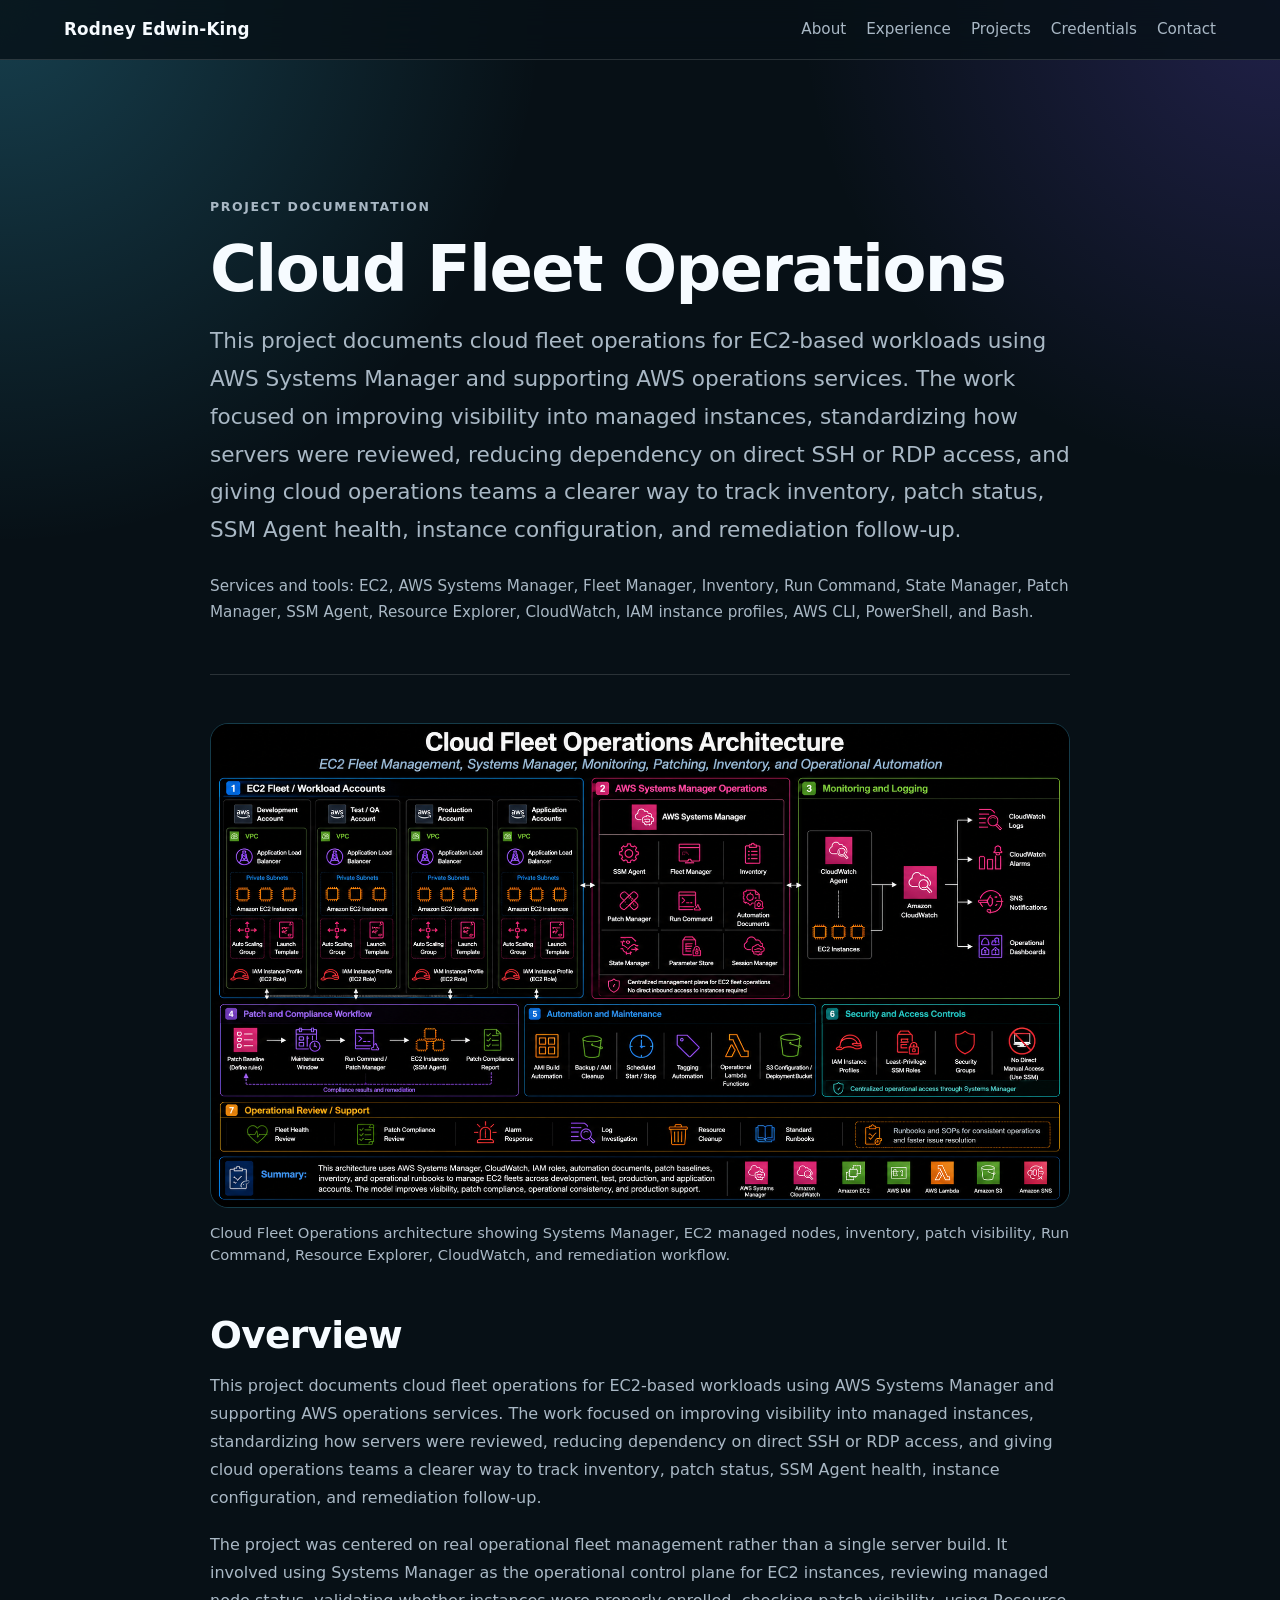
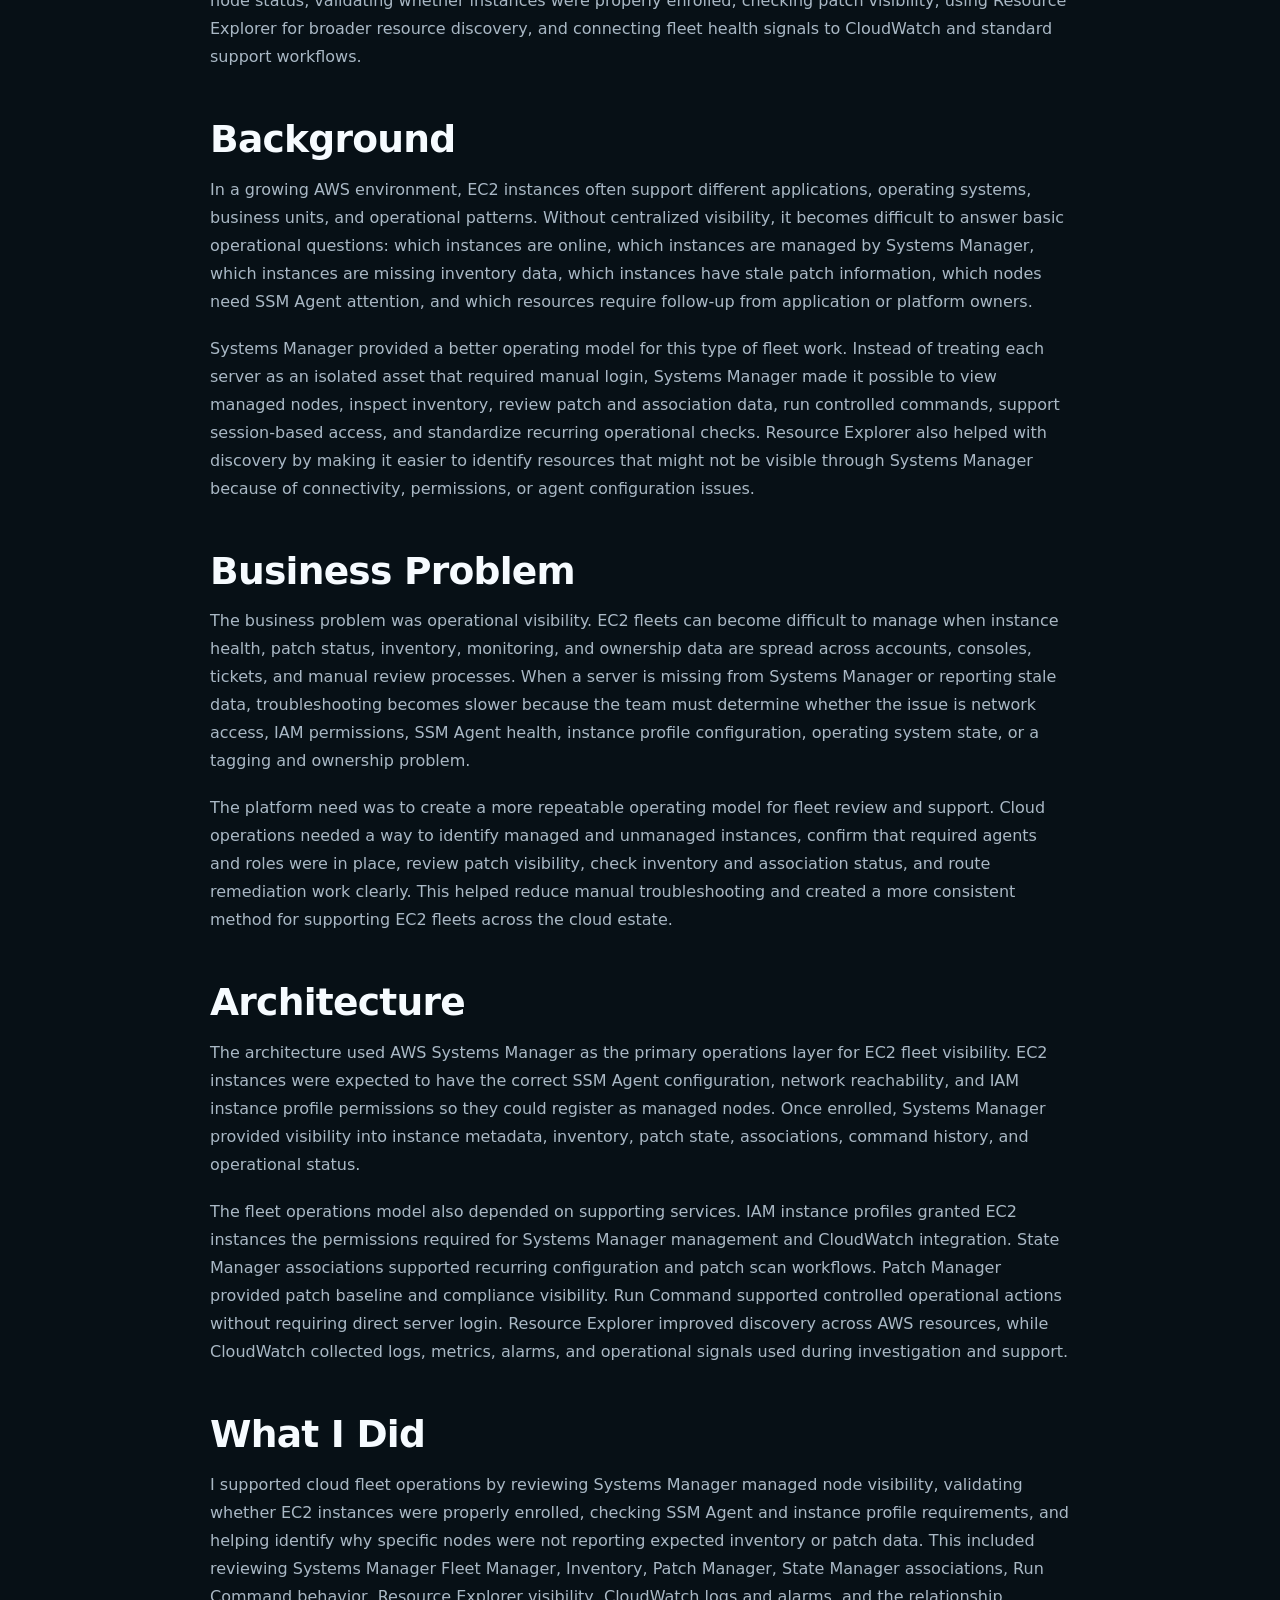
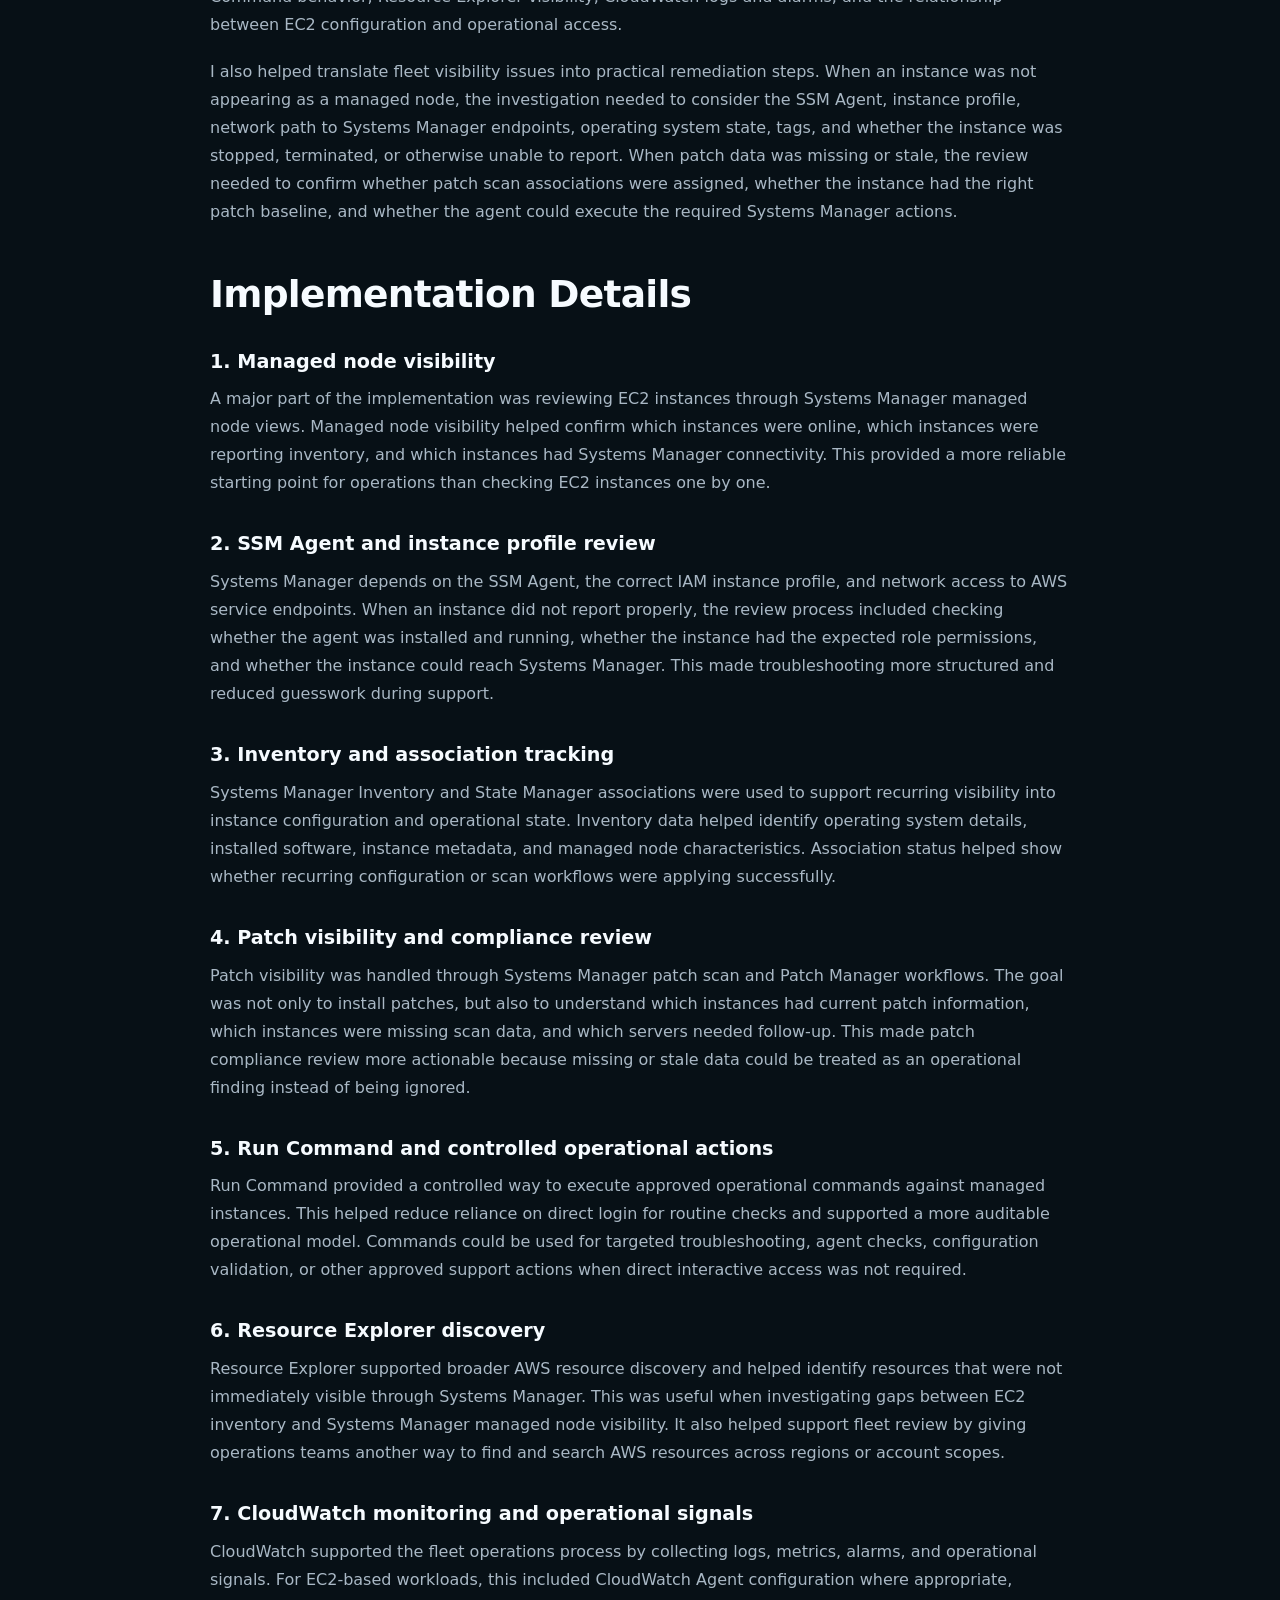
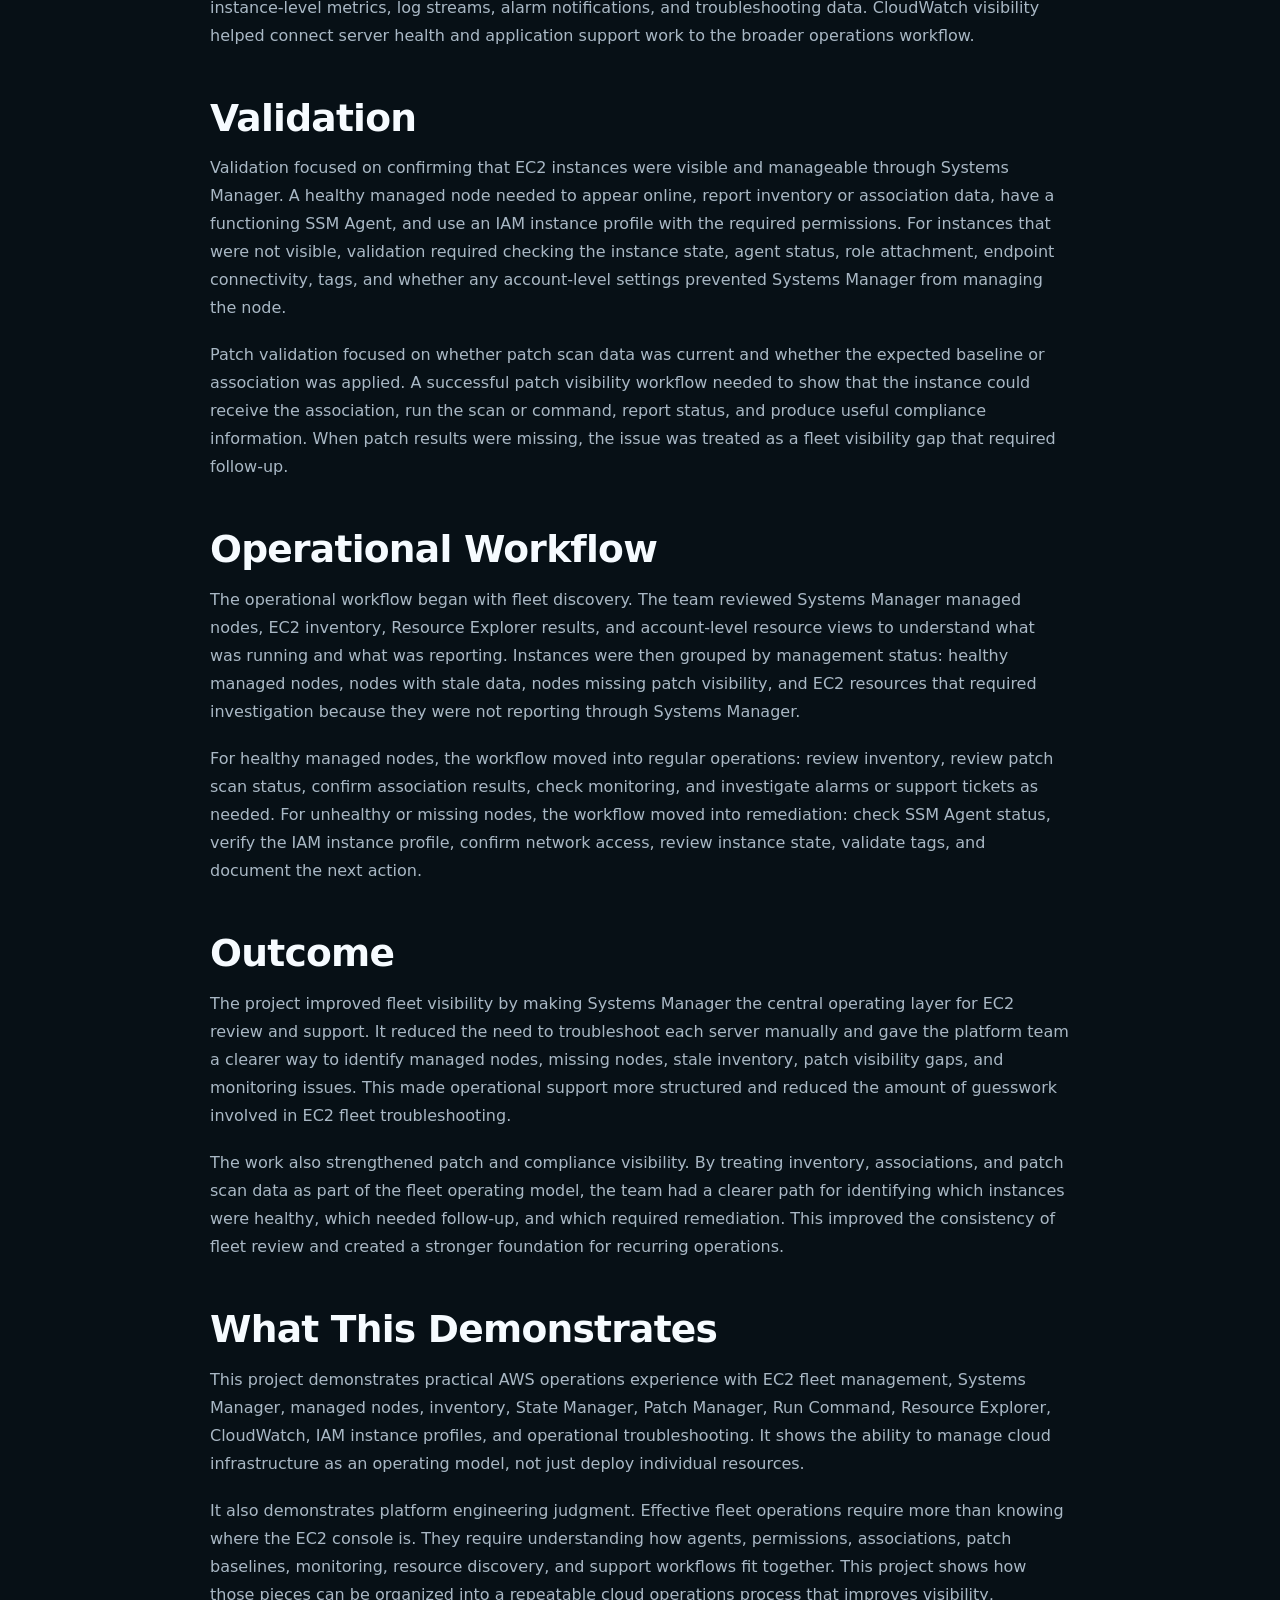
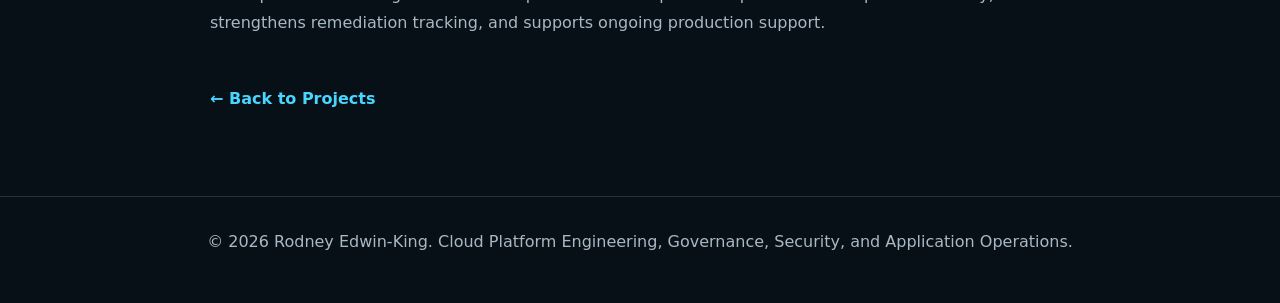
<file: projects/cloud-fleet-operations.html>
<!doctype html>
<html lang="en">
  <head>
    <meta charset="utf-8">
    <meta name="viewport" content="width=device-width, initial-scale=1">
    <title>Cloud Fleet Operations | Rodney Edwin-King</title>
    <meta name="description" content="Cloud Fleet Operations documentation-style portfolio case study.">
    <link rel="stylesheet" href="../styles.css">
  </head>

  <body>
    <header class="site-header">
      <a class="brand" href="../index.html">Rodney Edwin-King</a>
      <nav class="site-nav" aria-label="Main navigation">
        <a href="../index.html#about">About</a>
        <a href="../index.html#experience">Experience</a>
        <a href="../index.html#projects">Projects</a>
        <a href="../index.html#credentials">Credentials</a>
        <a href="../index.html#contact">Contact</a>
      </nav>
    </header>

    <main class="blog-page">
  <article class="blog-post">
    <p class="eyebrow">Project Documentation</p>

    <h1>Cloud Fleet Operations</h1>

    <p class="blog-lead">
      This project documents cloud fleet operations for EC2-based workloads using AWS Systems Manager and supporting AWS
      operations services. The work focused on improving visibility into managed instances, standardizing how servers were
      reviewed, reducing dependency on direct SSH or RDP access, and giving cloud operations teams a clearer way to track
      inventory, patch status, SSM Agent health, instance configuration, and remediation follow-up.
    </p>

    <p class="blog-meta">
      Services and tools: EC2, AWS Systems Manager, Fleet Manager, Inventory, Run Command, State Manager, Patch Manager,
      SSM Agent, Resource Explorer, CloudWatch, IAM instance profiles, AWS CLI, PowerShell, and Bash.
    </p>

    <hr>

    <figure class="blog-diagram architecture-image">
      <a href="../assets/images/cloud-fleet-operations.png" target="_blank" rel="noopener">
        <img src="../assets/images/cloud-fleet-operations.png" alt="Cloud Fleet Operations architecture diagram" class="project-diagram" style="display:block; width:100%; max-width:100%; height:auto; cursor: zoom-in;">
      </a>
      <figcaption>
        Cloud Fleet Operations architecture showing Systems Manager, EC2 managed nodes, inventory, patch visibility,
        Run Command, Resource Explorer, CloudWatch, and remediation workflow.
      </figcaption>
    </figure>

    <h2>Overview</h2>

    <p>
      This project documents cloud fleet operations for EC2-based workloads using AWS Systems Manager and supporting AWS
      operations services. The work focused on improving visibility into managed instances, standardizing how servers were
      reviewed, reducing dependency on direct SSH or RDP access, and giving cloud operations teams a clearer way to track
      inventory, patch status, SSM Agent health, instance configuration, and remediation follow-up.
    </p>

    <p>
      The project was centered on real operational fleet management rather than a single server build. It involved using
      Systems Manager as the operational control plane for EC2 instances, reviewing managed node status, validating whether
      instances were properly enrolled, checking patch visibility, using Resource Explorer for broader resource discovery,
      and connecting fleet health signals to CloudWatch and standard support workflows.
    </p>

    <h2>Background</h2>

    <p>
      In a growing AWS environment, EC2 instances often support different applications, operating systems, business units,
      and operational patterns. Without centralized visibility, it becomes difficult to answer basic operational questions:
      which instances are online, which instances are managed by Systems Manager, which instances are missing inventory data,
      which instances have stale patch information, which nodes need SSM Agent attention, and which resources require
      follow-up from application or platform owners.
    </p>

    <p>
      Systems Manager provided a better operating model for this type of fleet work. Instead of treating each server as an
      isolated asset that required manual login, Systems Manager made it possible to view managed nodes, inspect inventory,
      review patch and association data, run controlled commands, support session-based access, and standardize recurring
      operational checks. Resource Explorer also helped with discovery by making it easier to identify resources that might
      not be visible through Systems Manager because of connectivity, permissions, or agent configuration issues.
    </p>

    <h2>Business Problem</h2>

    <p>
      The business problem was operational visibility. EC2 fleets can become difficult to manage when instance health,
      patch status, inventory, monitoring, and ownership data are spread across accounts, consoles, tickets, and manual
      review processes. When a server is missing from Systems Manager or reporting stale data, troubleshooting becomes
      slower because the team must determine whether the issue is network access, IAM permissions, SSM Agent health,
      instance profile configuration, operating system state, or a tagging and ownership problem.
    </p>

    <p>
      The platform need was to create a more repeatable operating model for fleet review and support. Cloud operations
      needed a way to identify managed and unmanaged instances, confirm that required agents and roles were in place,
      review patch visibility, check inventory and association status, and route remediation work clearly. This helped
      reduce manual troubleshooting and created a more consistent method for supporting EC2 fleets across the cloud estate.
    </p>

    <h2>Architecture</h2>

    <p>
      The architecture used AWS Systems Manager as the primary operations layer for EC2 fleet visibility. EC2 instances were
      expected to have the correct SSM Agent configuration, network reachability, and IAM instance profile permissions so
      they could register as managed nodes. Once enrolled, Systems Manager provided visibility into instance metadata,
      inventory, patch state, associations, command history, and operational status.
    </p>

    

    <p>
      The fleet operations model also depended on supporting services. IAM instance profiles granted EC2 instances the
      permissions required for Systems Manager management and CloudWatch integration. State Manager associations supported
      recurring configuration and patch scan workflows. Patch Manager provided patch baseline and compliance visibility.
      Run Command supported controlled operational actions without requiring direct server login. Resource Explorer improved
      discovery across AWS resources, while CloudWatch collected logs, metrics, alarms, and operational signals used during
      investigation and support.
    </p>

    <h2>What I Did</h2>

    <p>
      I supported cloud fleet operations by reviewing Systems Manager managed node visibility, validating whether EC2
      instances were properly enrolled, checking SSM Agent and instance profile requirements, and helping identify why
      specific nodes were not reporting expected inventory or patch data. This included reviewing Systems Manager Fleet
      Manager, Inventory, Patch Manager, State Manager associations, Run Command behavior, Resource Explorer visibility,
      CloudWatch logs and alarms, and the relationship between EC2 configuration and operational access.
    </p>

    <p>
      I also helped translate fleet visibility issues into practical remediation steps. When an instance was not appearing
      as a managed node, the investigation needed to consider the SSM Agent, instance profile, network path to Systems
      Manager endpoints, operating system state, tags, and whether the instance was stopped, terminated, or otherwise unable
      to report. When patch data was missing or stale, the review needed to confirm whether patch scan associations were
      assigned, whether the instance had the right patch baseline, and whether the agent could execute the required Systems
      Manager actions.
    </p>

    <h2>Implementation Details</h2>

    <h3>1. Managed node visibility</h3>
    <p>
      A major part of the implementation was reviewing EC2 instances through Systems Manager managed node views. Managed
      node visibility helped confirm which instances were online, which instances were reporting inventory, and which
      instances had Systems Manager connectivity. This provided a more reliable starting point for operations than checking
      EC2 instances one by one.
    </p>

    <h3>2. SSM Agent and instance profile review</h3>
    <p>
      Systems Manager depends on the SSM Agent, the correct IAM instance profile, and network access to AWS service
      endpoints. When an instance did not report properly, the review process included checking whether the agent was
      installed and running, whether the instance had the expected role permissions, and whether the instance could reach
      Systems Manager. This made troubleshooting more structured and reduced guesswork during support.
    </p>

    <h3>3. Inventory and association tracking</h3>
    <p>
      Systems Manager Inventory and State Manager associations were used to support recurring visibility into instance
      configuration and operational state. Inventory data helped identify operating system details, installed software,
      instance metadata, and managed node characteristics. Association status helped show whether recurring configuration
      or scan workflows were applying successfully.
    </p>

    <h3>4. Patch visibility and compliance review</h3>
    <p>
      Patch visibility was handled through Systems Manager patch scan and Patch Manager workflows. The goal was not only
      to install patches, but also to understand which instances had current patch information, which instances were missing
      scan data, and which servers needed follow-up. This made patch compliance review more actionable because missing or
      stale data could be treated as an operational finding instead of being ignored.
    </p>

    <h3>5. Run Command and controlled operational actions</h3>
    <p>
      Run Command provided a controlled way to execute approved operational commands against managed instances. This helped
      reduce reliance on direct login for routine checks and supported a more auditable operational model. Commands could
      be used for targeted troubleshooting, agent checks, configuration validation, or other approved support actions when
      direct interactive access was not required.
    </p>

    <h3>6. Resource Explorer discovery</h3>
    <p>
      Resource Explorer supported broader AWS resource discovery and helped identify resources that were not immediately
      visible through Systems Manager. This was useful when investigating gaps between EC2 inventory and Systems Manager
      managed node visibility. It also helped support fleet review by giving operations teams another way to find and
      search AWS resources across regions or account scopes.
    </p>

    <h3>7. CloudWatch monitoring and operational signals</h3>
    <p>
      CloudWatch supported the fleet operations process by collecting logs, metrics, alarms, and operational signals. For
      EC2-based workloads, this included CloudWatch Agent configuration where appropriate, instance-level metrics, log
      streams, alarm notifications, and troubleshooting data. CloudWatch visibility helped connect server health and
      application support work to the broader operations workflow.
    </p>

    <h2>Validation</h2>

    <p>
      Validation focused on confirming that EC2 instances were visible and manageable through Systems Manager. A healthy
      managed node needed to appear online, report inventory or association data, have a functioning SSM Agent, and use an
      IAM instance profile with the required permissions. For instances that were not visible, validation required checking
      the instance state, agent status, role attachment, endpoint connectivity, tags, and whether any account-level settings
      prevented Systems Manager from managing the node.
    </p>

    <p>
      Patch validation focused on whether patch scan data was current and whether the expected baseline or association was
      applied. A successful patch visibility workflow needed to show that the instance could receive the association, run
      the scan or command, report status, and produce useful compliance information. When patch results were missing,
      the issue was treated as a fleet visibility gap that required follow-up.
    </p>

    <h2>Operational Workflow</h2>

    <p>
      The operational workflow began with fleet discovery. The team reviewed Systems Manager managed nodes, EC2 inventory,
      Resource Explorer results, and account-level resource views to understand what was running and what was reporting.
      Instances were then grouped by management status: healthy managed nodes, nodes with stale data, nodes missing patch
      visibility, and EC2 resources that required investigation because they were not reporting through Systems Manager.
    </p>

    <p>
      For healthy managed nodes, the workflow moved into regular operations: review inventory, review patch scan status,
      confirm association results, check monitoring, and investigate alarms or support tickets as needed. For unhealthy or
      missing nodes, the workflow moved into remediation: check SSM Agent status, verify the IAM instance profile, confirm
      network access, review instance state, validate tags, and document the next action.
    </p>

    <h2>Outcome</h2>

    <p>
      The project improved fleet visibility by making Systems Manager the central operating layer for EC2 review and
      support. It reduced the need to troubleshoot each server manually and gave the platform team a clearer way to identify
      managed nodes, missing nodes, stale inventory, patch visibility gaps, and monitoring issues. This made operational
      support more structured and reduced the amount of guesswork involved in EC2 fleet troubleshooting.
    </p>

    <p>
      The work also strengthened patch and compliance visibility. By treating inventory, associations, and patch scan data
      as part of the fleet operating model, the team had a clearer path for identifying which instances were healthy, which
      needed follow-up, and which required remediation. This improved the consistency of fleet review and created a stronger
      foundation for recurring operations.
    </p>

    <h2>What This Demonstrates</h2>

    <p>
      This project demonstrates practical AWS operations experience with EC2 fleet management, Systems Manager, managed
      nodes, inventory, State Manager, Patch Manager, Run Command, Resource Explorer, CloudWatch, IAM instance profiles,
      and operational troubleshooting. It shows the ability to manage cloud infrastructure as an operating model, not just
      deploy individual resources.
    </p>

    <p>
      It also demonstrates platform engineering judgment. Effective fleet operations require more than knowing where the
      EC2 console is. They require understanding how agents, permissions, associations, patch baselines, monitoring,
      resource discovery, and support workflows fit together. This project shows how those pieces can be organized into a
      repeatable cloud operations process that improves visibility, strengthens remediation tracking, and supports ongoing
      production support.
    </p>

    <p class="blog-back-link">
      <a href="../index.html#projects">&larr; Back to Projects</a>
    </p>
  </article>
</main>

    <footer class="site-footer">
      <p>&copy; <span id="year"></span> Rodney Edwin-King. Cloud Platform Engineering, Governance, Security, and Application Operations.</p>
    </footer>

    <script src="../script.js"></script>
  </body>
</html>
</file>
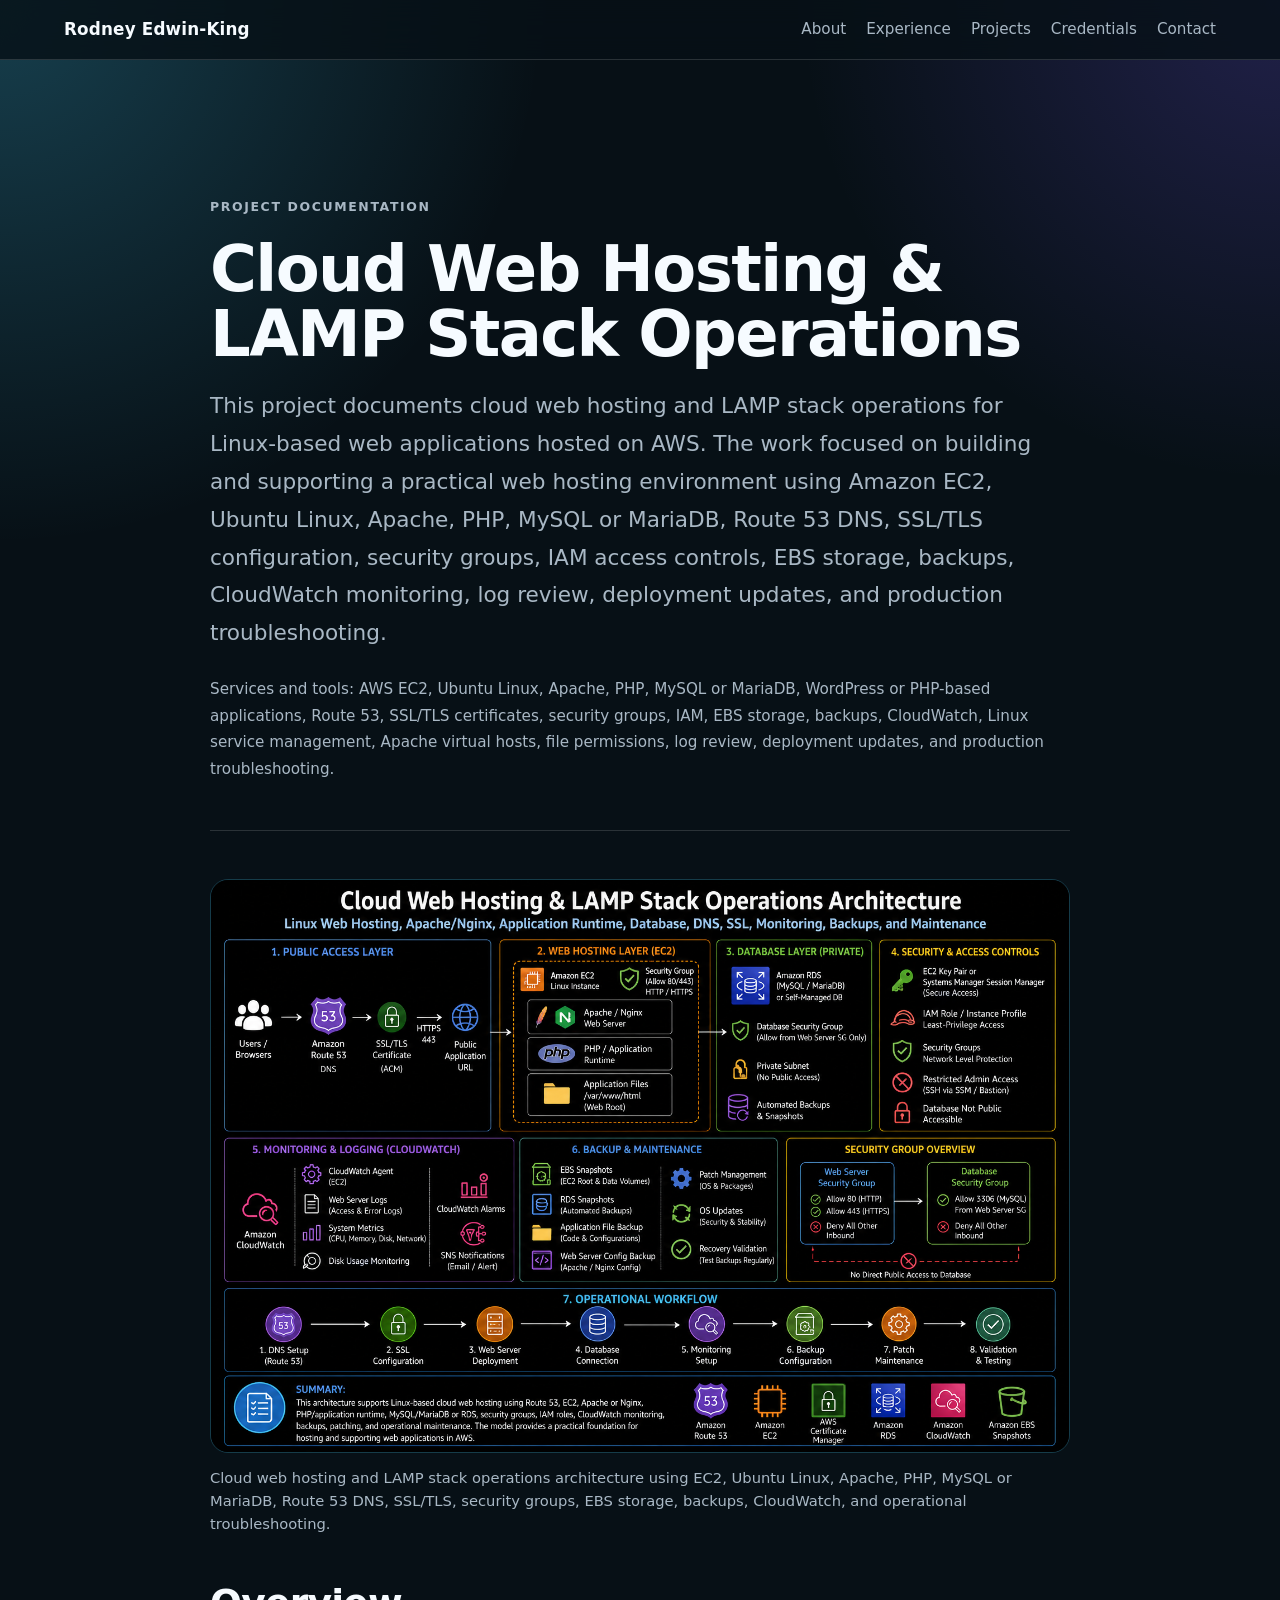
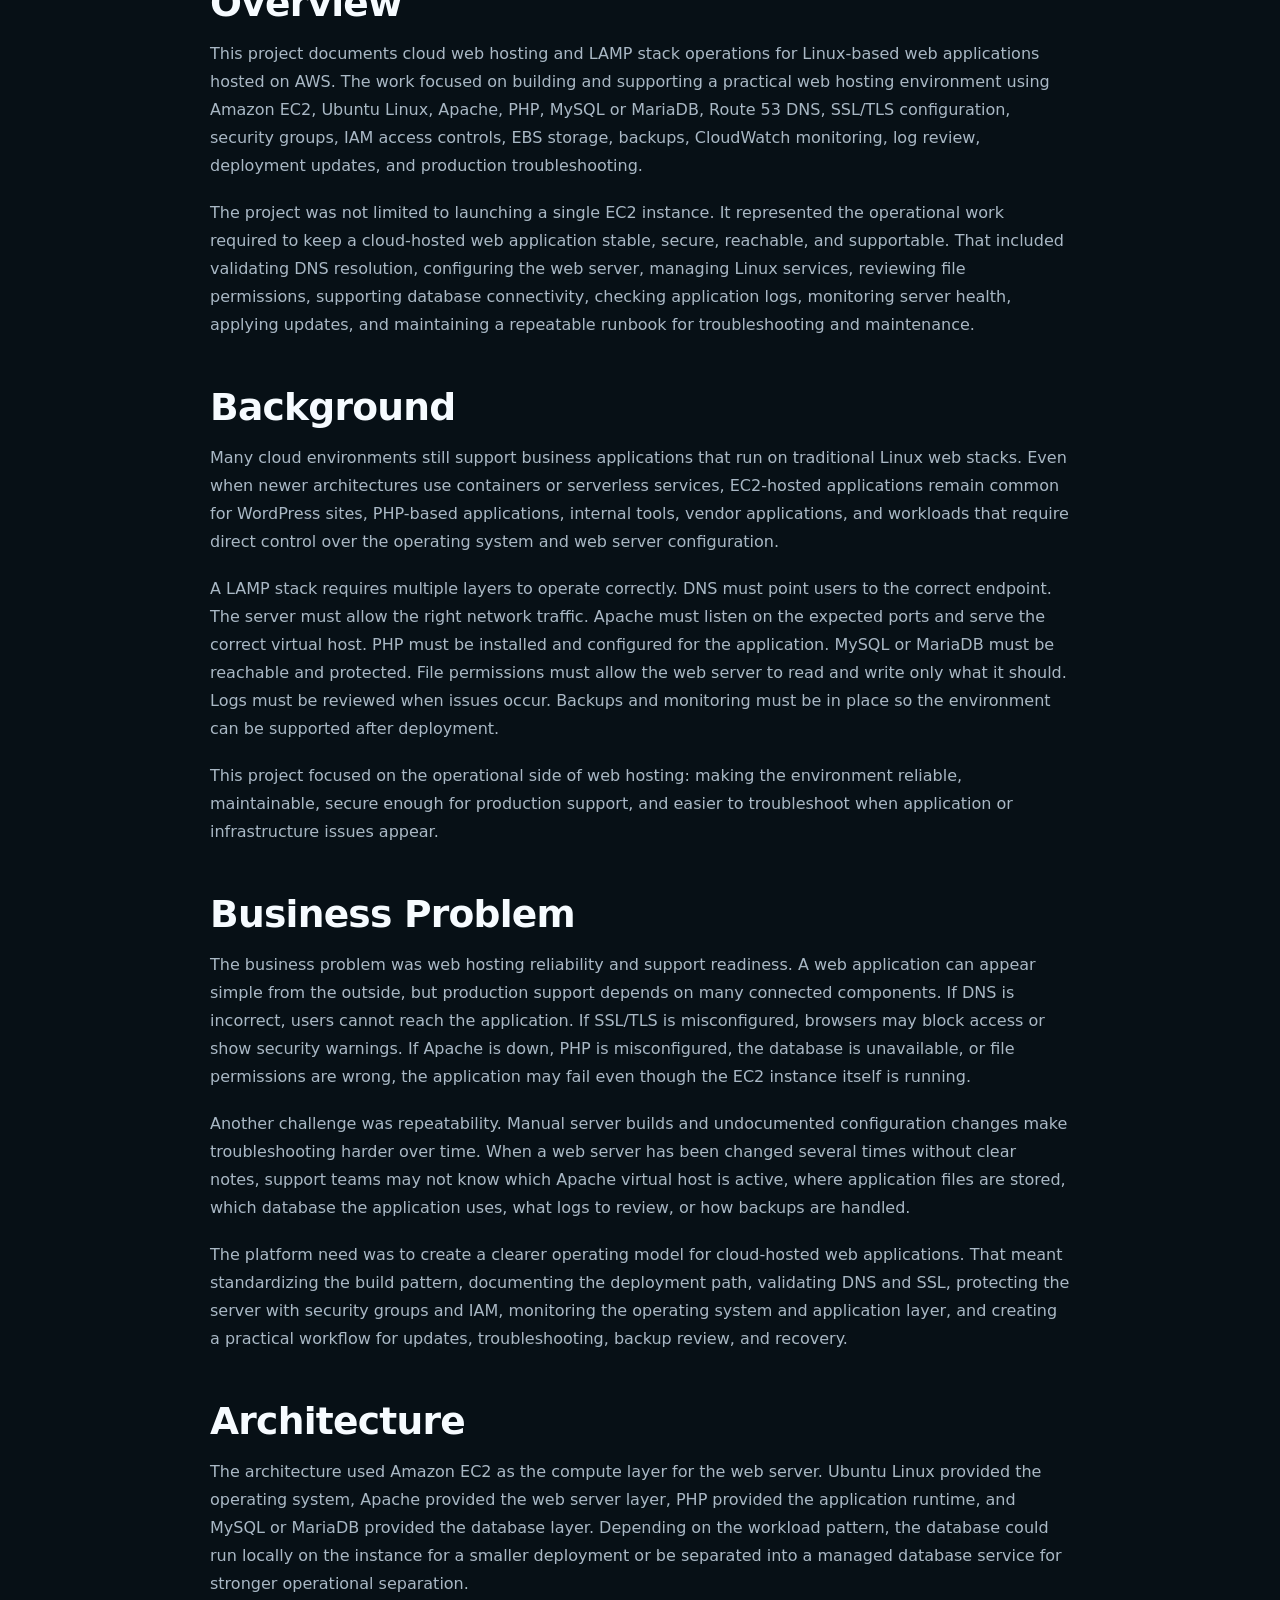
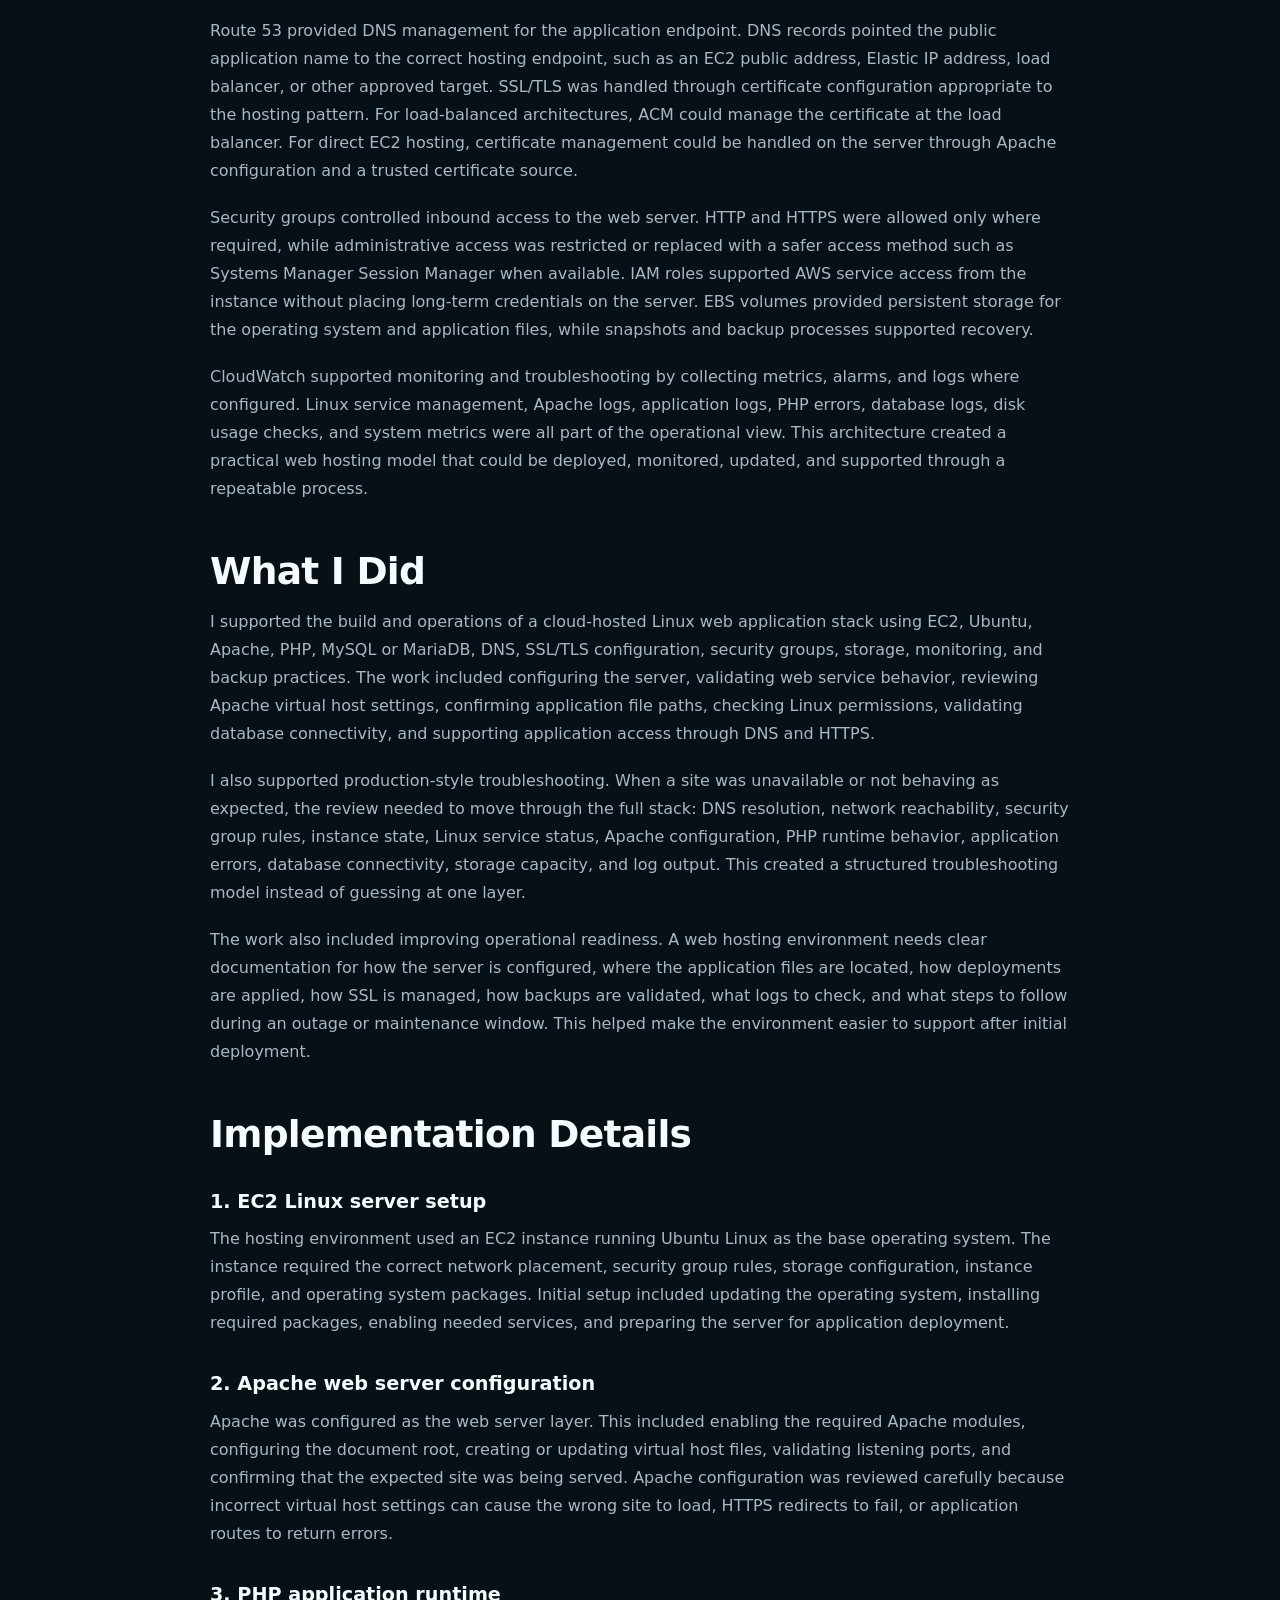
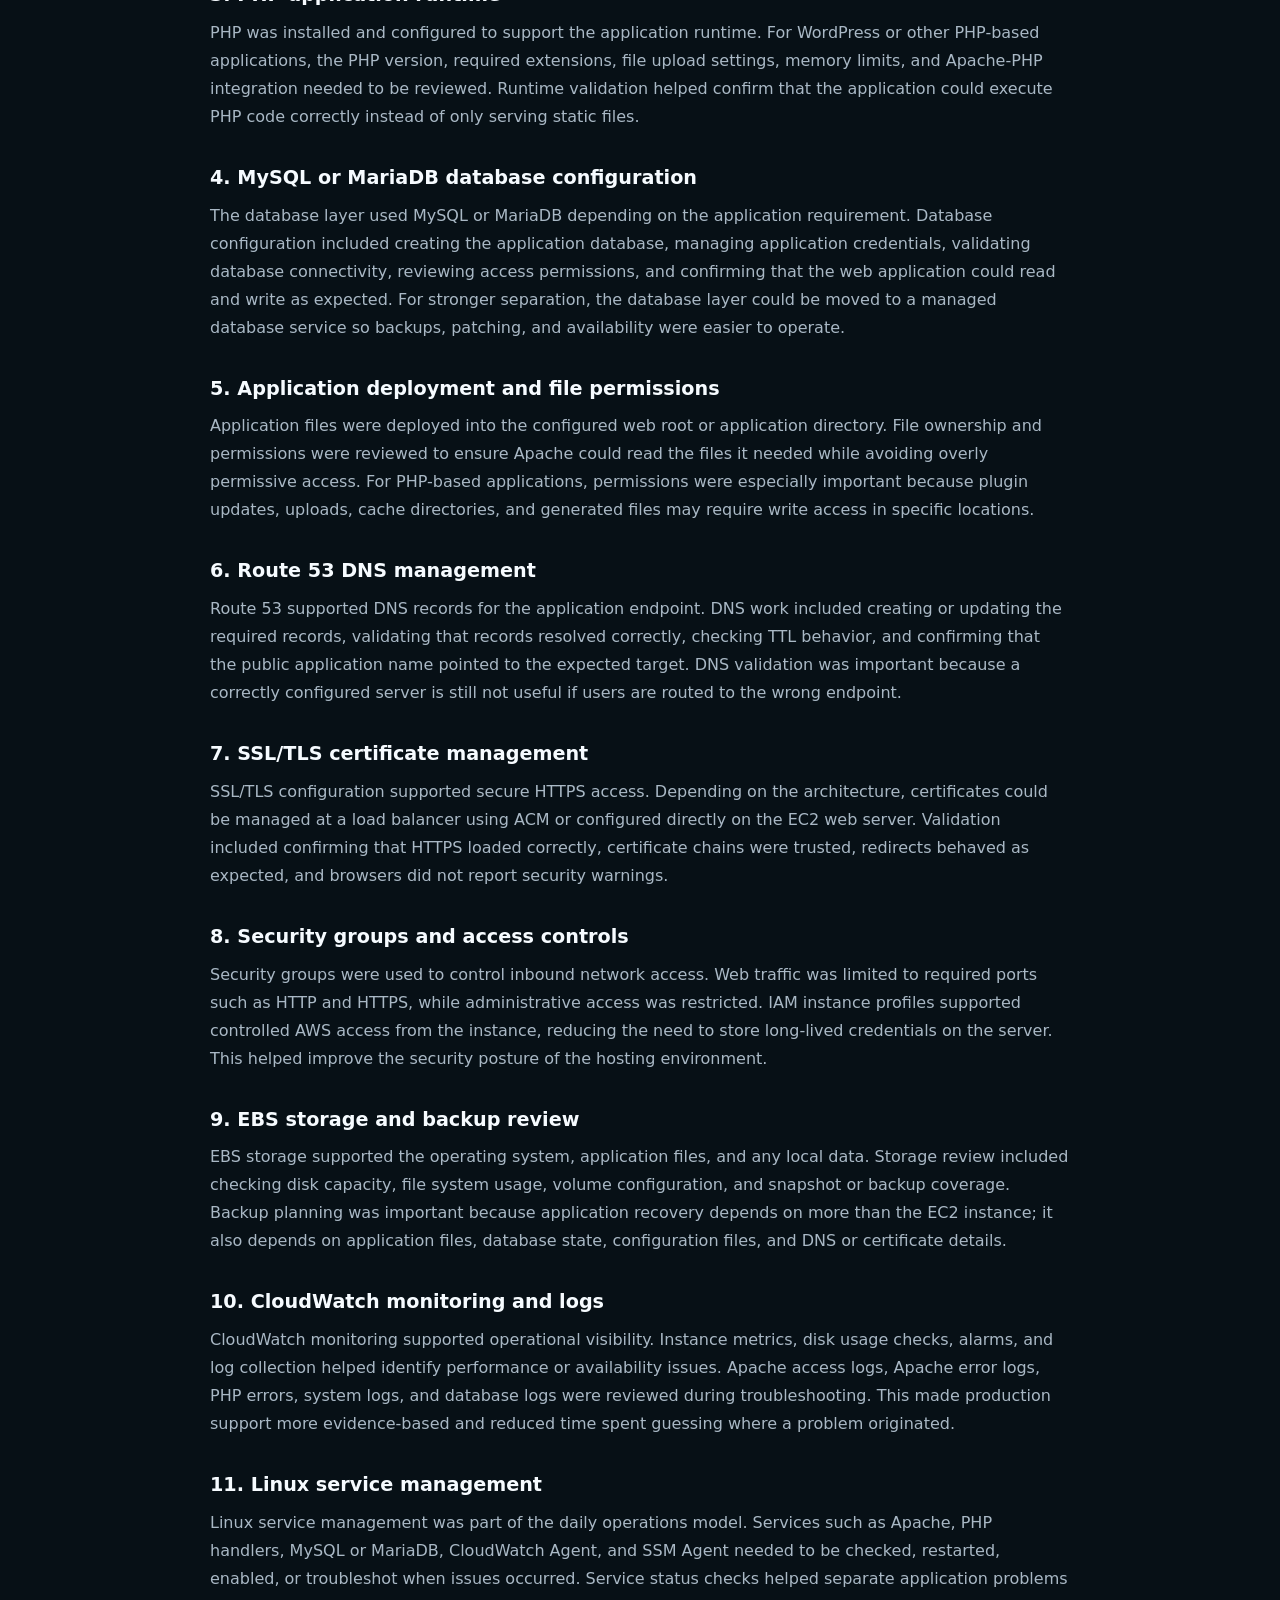
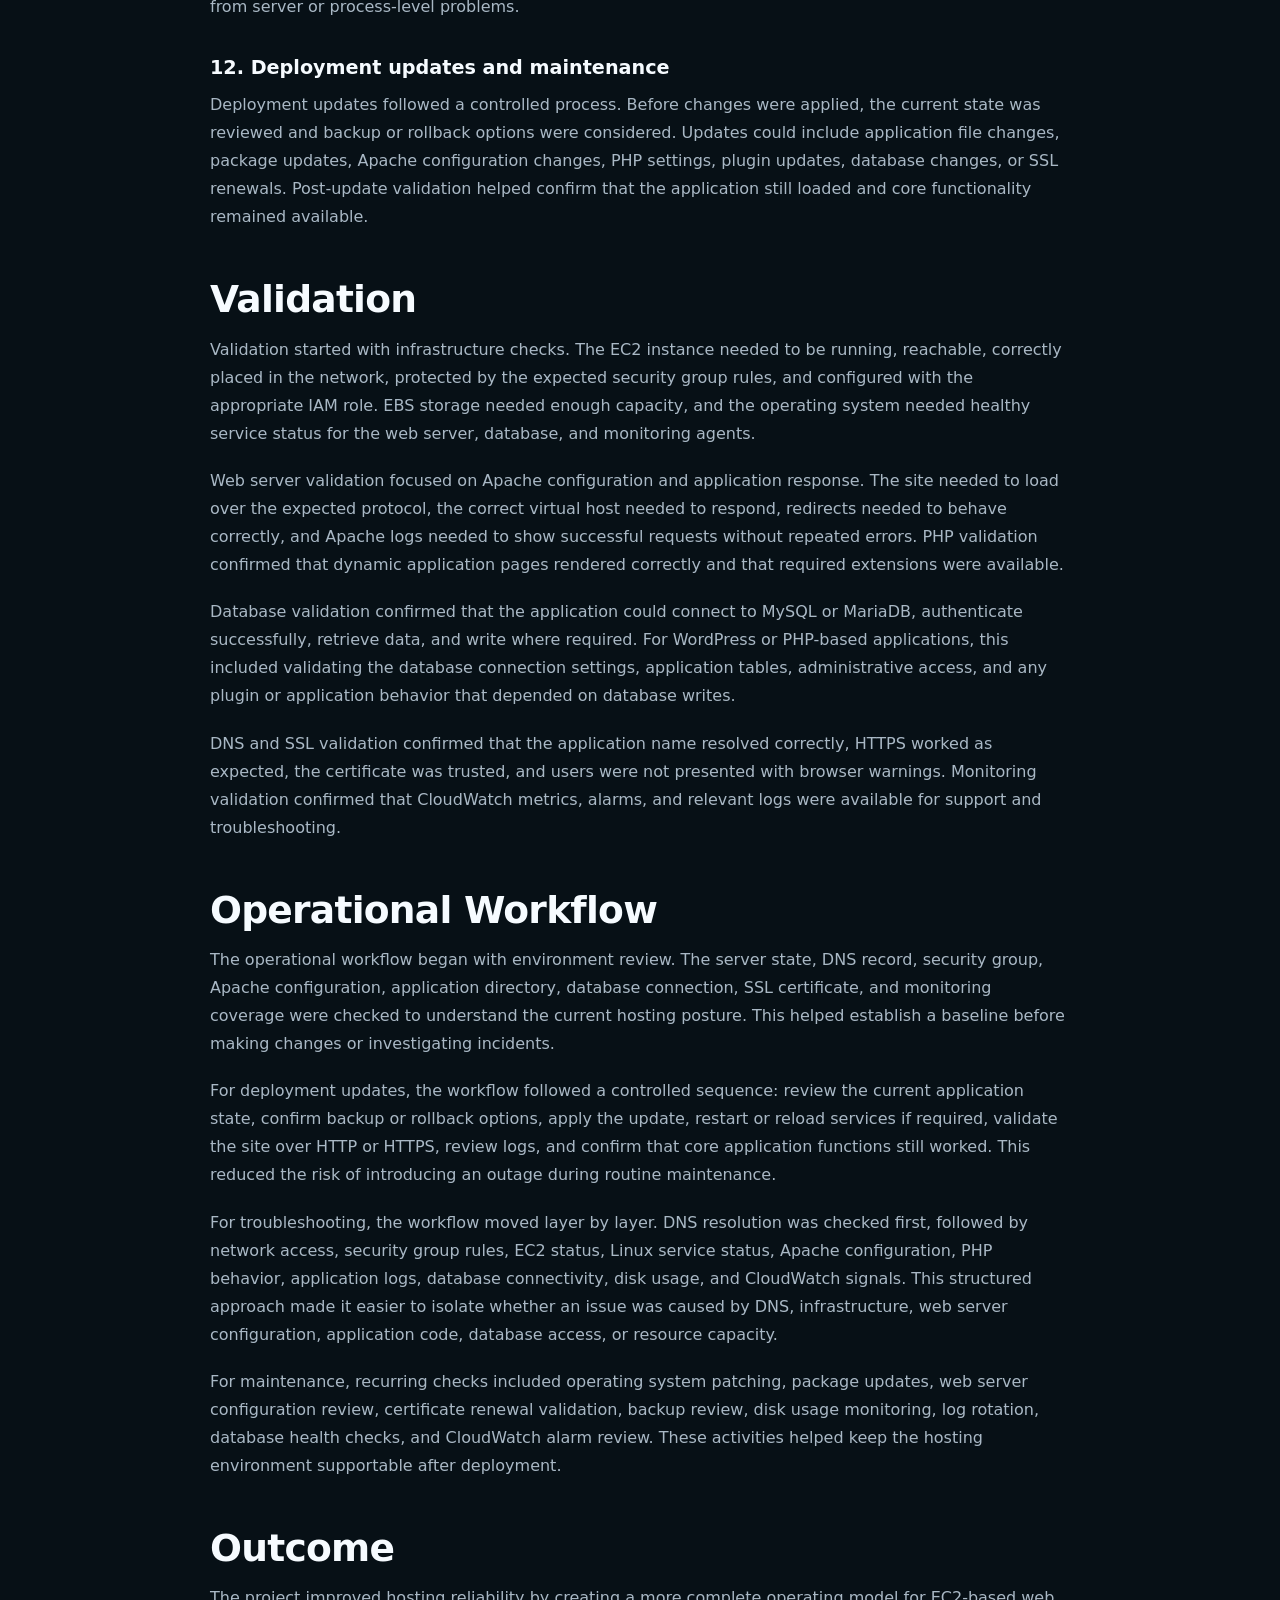
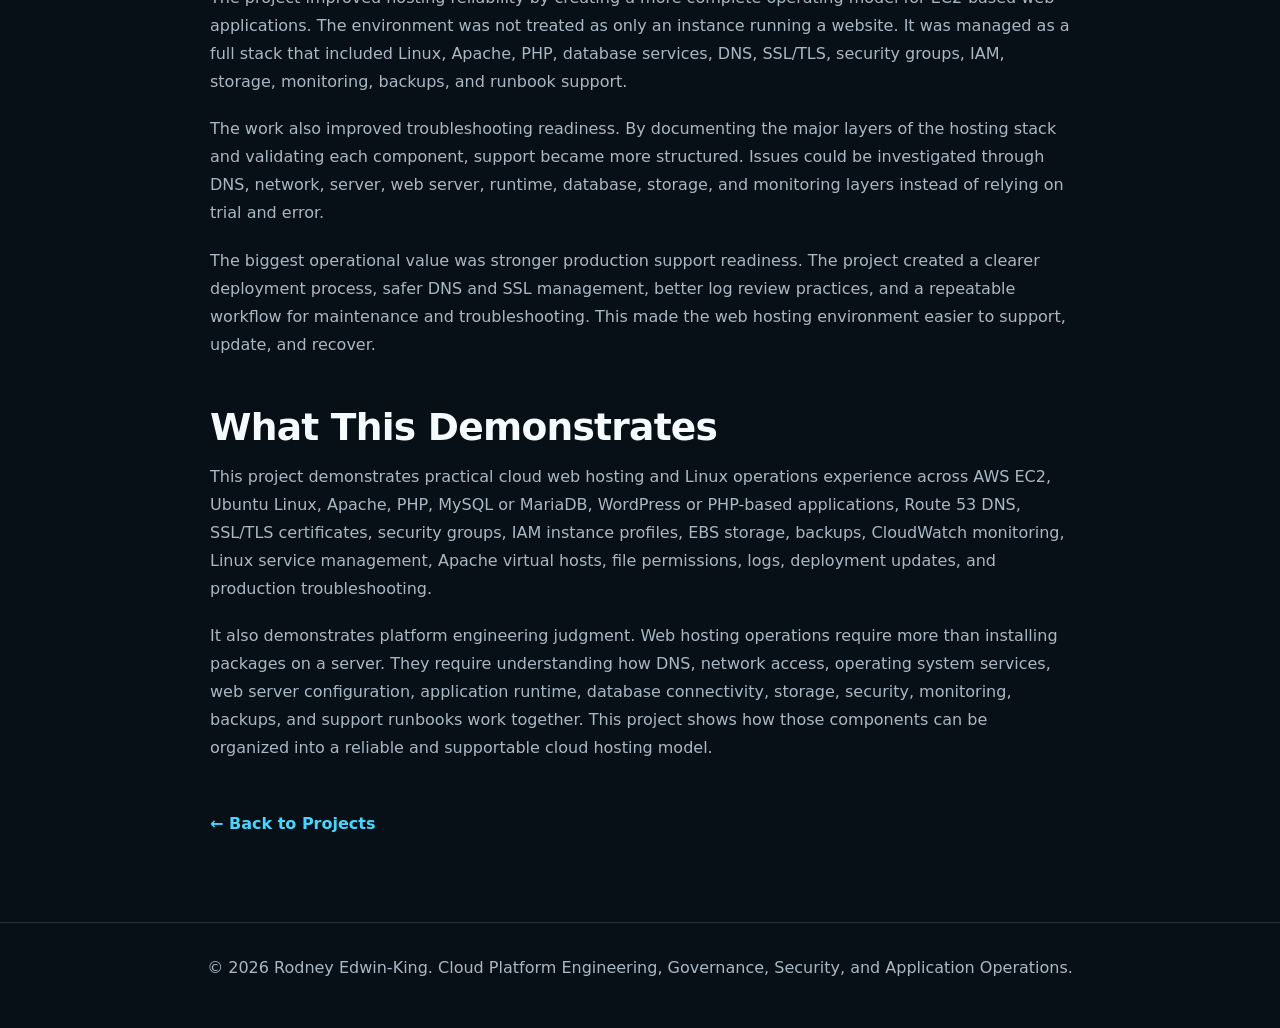
<file: projects/cloud-web-hosting-lamp-stack-operations.html>
<!doctype html>
<html lang="en">
  <head>
    <meta charset="utf-8">
    <meta name="viewport" content="width=device-width, initial-scale=1">
    <title>Cloud Web Hosting & LAMP Stack Operations | Rodney Edwin-King</title>
    <meta name="description" content="Cloud Web Hosting & LAMP Stack Operations documentation-style portfolio case study.">
    <link rel="stylesheet" href="../styles.css">
  </head>

  <body>
    <header class="site-header">
      <a class="brand" href="../index.html">Rodney Edwin-King</a>
      <nav class="site-nav" aria-label="Main navigation">
        <a href="../index.html#about">About</a>
        <a href="../index.html#experience">Experience</a>
        <a href="../index.html#projects">Projects</a>
        <a href="../index.html#credentials">Credentials</a>
        <a href="../index.html#contact">Contact</a>
      </nav>
    </header>

    <main class="blog-page">
  <article class="blog-post">
    <p class="eyebrow">Project Documentation</p>

    <h1>Cloud Web Hosting &amp; LAMP Stack Operations</h1>

    <p class="blog-lead">
      This project documents cloud web hosting and LAMP stack operations for Linux-based web applications hosted on AWS.
      The work focused on building and supporting a practical web hosting environment using Amazon EC2, Ubuntu Linux,
      Apache, PHP, MySQL or MariaDB, Route 53 DNS, SSL/TLS configuration, security groups, IAM access controls, EBS storage,
      backups, CloudWatch monitoring, log review, deployment updates, and production troubleshooting.
    </p>

    <p class="blog-meta">
      Services and tools: AWS EC2, Ubuntu Linux, Apache, PHP, MySQL or MariaDB, WordPress or PHP-based applications,
      Route 53, SSL/TLS certificates, security groups, IAM, EBS storage, backups, CloudWatch, Linux service management,
      Apache virtual hosts, file permissions, log review, deployment updates, and production troubleshooting.
    </p>

    <hr>

    <figure class="blog-diagram architecture-image">
      <a href="../assets/images/cloud-web-hosting-lamp-stack-operations.png" target="_blank" rel="noopener">
        <img src="../assets/images/cloud-web-hosting-lamp-stack-operations.png" alt="Cloud Web Hosting & LAMP Stack Operations architecture diagram" class="project-diagram" style="display:block; width:100%; max-width:100%; height:auto; cursor: zoom-in;">
      </a>
      <figcaption>
        Cloud web hosting and LAMP stack operations architecture using EC2, Ubuntu Linux, Apache, PHP, MySQL or MariaDB,
        Route 53 DNS, SSL/TLS, security groups, EBS storage, backups, CloudWatch, and operational troubleshooting.
      </figcaption>
    </figure>

    <h2>Overview</h2>

    <p>
      This project documents cloud web hosting and LAMP stack operations for Linux-based web applications hosted on AWS.
      The work focused on building and supporting a practical web hosting environment using Amazon EC2, Ubuntu Linux,
      Apache, PHP, MySQL or MariaDB, Route 53 DNS, SSL/TLS configuration, security groups, IAM access controls, EBS storage,
      backups, CloudWatch monitoring, log review, deployment updates, and production troubleshooting.
    </p>

    <p>
      The project was not limited to launching a single EC2 instance. It represented the operational work required to keep
      a cloud-hosted web application stable, secure, reachable, and supportable. That included validating DNS resolution,
      configuring the web server, managing Linux services, reviewing file permissions, supporting database connectivity,
      checking application logs, monitoring server health, applying updates, and maintaining a repeatable runbook for
      troubleshooting and maintenance.
    </p>

    <h2>Background</h2>

    <p>
      Many cloud environments still support business applications that run on traditional Linux web stacks. Even when newer
      architectures use containers or serverless services, EC2-hosted applications remain common for WordPress sites,
      PHP-based applications, internal tools, vendor applications, and workloads that require direct control over the
      operating system and web server configuration.
    </p>

    <p>
      A LAMP stack requires multiple layers to operate correctly. DNS must point users to the correct endpoint. The server
      must allow the right network traffic. Apache must listen on the expected ports and serve the correct virtual host.
      PHP must be installed and configured for the application. MySQL or MariaDB must be reachable and protected. File
      permissions must allow the web server to read and write only what it should. Logs must be reviewed when issues occur.
      Backups and monitoring must be in place so the environment can be supported after deployment.
    </p>

    <p>
      This project focused on the operational side of web hosting: making the environment reliable, maintainable, secure
      enough for production support, and easier to troubleshoot when application or infrastructure issues appear.
    </p>

    <h2>Business Problem</h2>

    <p>
      The business problem was web hosting reliability and support readiness. A web application can appear simple from the
      outside, but production support depends on many connected components. If DNS is incorrect, users cannot reach the
      application. If SSL/TLS is misconfigured, browsers may block access or show security warnings. If Apache is down, PHP
      is misconfigured, the database is unavailable, or file permissions are wrong, the application may fail even though the
      EC2 instance itself is running.
    </p>

    <p>
      Another challenge was repeatability. Manual server builds and undocumented configuration changes make troubleshooting
      harder over time. When a web server has been changed several times without clear notes, support teams may not know
      which Apache virtual host is active, where application files are stored, which database the application uses, what
      logs to review, or how backups are handled.
    </p>

    <p>
      The platform need was to create a clearer operating model for cloud-hosted web applications. That meant standardizing
      the build pattern, documenting the deployment path, validating DNS and SSL, protecting the server with security
      groups and IAM, monitoring the operating system and application layer, and creating a practical workflow for updates,
      troubleshooting, backup review, and recovery.
    </p>

    <h2>Architecture</h2>

    <p>
      The architecture used Amazon EC2 as the compute layer for the web server. Ubuntu Linux provided the operating system,
      Apache provided the web server layer, PHP provided the application runtime, and MySQL or MariaDB provided the
      database layer. Depending on the workload pattern, the database could run locally on the instance for a smaller
      deployment or be separated into a managed database service for stronger operational separation.
    </p>

    

    <p>
      Route 53 provided DNS management for the application endpoint. DNS records pointed the public application name to the
      correct hosting endpoint, such as an EC2 public address, Elastic IP address, load balancer, or other approved target.
      SSL/TLS was handled through certificate configuration appropriate to the hosting pattern. For load-balanced
      architectures, ACM could manage the certificate at the load balancer. For direct EC2 hosting, certificate management
      could be handled on the server through Apache configuration and a trusted certificate source.
    </p>

    <p>
      Security groups controlled inbound access to the web server. HTTP and HTTPS were allowed only where required, while
      administrative access was restricted or replaced with a safer access method such as Systems Manager Session Manager
      when available. IAM roles supported AWS service access from the instance without placing long-term credentials on the
      server. EBS volumes provided persistent storage for the operating system and application files, while snapshots and
      backup processes supported recovery.
    </p>

    <p>
      CloudWatch supported monitoring and troubleshooting by collecting metrics, alarms, and logs where configured. Linux
      service management, Apache logs, application logs, PHP errors, database logs, disk usage checks, and system metrics
      were all part of the operational view. This architecture created a practical web hosting model that could be deployed,
      monitored, updated, and supported through a repeatable process.
    </p>

    <h2>What I Did</h2>

    <p>
      I supported the build and operations of a cloud-hosted Linux web application stack using EC2, Ubuntu, Apache, PHP,
      MySQL or MariaDB, DNS, SSL/TLS configuration, security groups, storage, monitoring, and backup practices. The work
      included configuring the server, validating web service behavior, reviewing Apache virtual host settings, confirming
      application file paths, checking Linux permissions, validating database connectivity, and supporting application
      access through DNS and HTTPS.
    </p>

    <p>
      I also supported production-style troubleshooting. When a site was unavailable or not behaving as expected, the review
      needed to move through the full stack: DNS resolution, network reachability, security group rules, instance state,
      Linux service status, Apache configuration, PHP runtime behavior, application errors, database connectivity, storage
      capacity, and log output. This created a structured troubleshooting model instead of guessing at one layer.
    </p>

    <p>
      The work also included improving operational readiness. A web hosting environment needs clear documentation for how
      the server is configured, where the application files are located, how deployments are applied, how SSL is managed,
      how backups are validated, what logs to check, and what steps to follow during an outage or maintenance window. This
      helped make the environment easier to support after initial deployment.
    </p>

    <h2>Implementation Details</h2>

    <h3>1. EC2 Linux server setup</h3>
    <p>
      The hosting environment used an EC2 instance running Ubuntu Linux as the base operating system. The instance required
      the correct network placement, security group rules, storage configuration, instance profile, and operating system
      packages. Initial setup included updating the operating system, installing required packages, enabling needed services,
      and preparing the server for application deployment.
    </p>

    <h3>2. Apache web server configuration</h3>
    <p>
      Apache was configured as the web server layer. This included enabling the required Apache modules, configuring the
      document root, creating or updating virtual host files, validating listening ports, and confirming that the expected
      site was being served. Apache configuration was reviewed carefully because incorrect virtual host settings can cause
      the wrong site to load, HTTPS redirects to fail, or application routes to return errors.
    </p>

    <h3>3. PHP application runtime</h3>
    <p>
      PHP was installed and configured to support the application runtime. For WordPress or other PHP-based applications,
      the PHP version, required extensions, file upload settings, memory limits, and Apache-PHP integration needed to be
      reviewed. Runtime validation helped confirm that the application could execute PHP code correctly instead of only
      serving static files.
    </p>

    <h3>4. MySQL or MariaDB database configuration</h3>
    <p>
      The database layer used MySQL or MariaDB depending on the application requirement. Database configuration included
      creating the application database, managing application credentials, validating database connectivity, reviewing
      access permissions, and confirming that the web application could read and write as expected. For stronger separation,
      the database layer could be moved to a managed database service so backups, patching, and availability were easier to
      operate.
    </p>

    <h3>5. Application deployment and file permissions</h3>
    <p>
      Application files were deployed into the configured web root or application directory. File ownership and permissions
      were reviewed to ensure Apache could read the files it needed while avoiding overly permissive access. For PHP-based
      applications, permissions were especially important because plugin updates, uploads, cache directories, and generated
      files may require write access in specific locations.
    </p>

    <h3>6. Route 53 DNS management</h3>
    <p>
      Route 53 supported DNS records for the application endpoint. DNS work included creating or updating the required
      records, validating that records resolved correctly, checking TTL behavior, and confirming that the public application
      name pointed to the expected target. DNS validation was important because a correctly configured server is still not
      useful if users are routed to the wrong endpoint.
    </p>

    <h3>7. SSL/TLS certificate management</h3>
    <p>
      SSL/TLS configuration supported secure HTTPS access. Depending on the architecture, certificates could be managed at
      a load balancer using ACM or configured directly on the EC2 web server. Validation included confirming that HTTPS
      loaded correctly, certificate chains were trusted, redirects behaved as expected, and browsers did not report security
      warnings.
    </p>

    <h3>8. Security groups and access controls</h3>
    <p>
      Security groups were used to control inbound network access. Web traffic was limited to required ports such as HTTP
      and HTTPS, while administrative access was restricted. IAM instance profiles supported controlled AWS access from the
      instance, reducing the need to store long-lived credentials on the server. This helped improve the security posture of
      the hosting environment.
    </p>

    <h3>9. EBS storage and backup review</h3>
    <p>
      EBS storage supported the operating system, application files, and any local data. Storage review included checking
      disk capacity, file system usage, volume configuration, and snapshot or backup coverage. Backup planning was important
      because application recovery depends on more than the EC2 instance; it also depends on application files, database
      state, configuration files, and DNS or certificate details.
    </p>

    <h3>10. CloudWatch monitoring and logs</h3>
    <p>
      CloudWatch monitoring supported operational visibility. Instance metrics, disk usage checks, alarms, and log
      collection helped identify performance or availability issues. Apache access logs, Apache error logs, PHP errors,
      system logs, and database logs were reviewed during troubleshooting. This made production support more evidence-based
      and reduced time spent guessing where a problem originated.
    </p>

    <h3>11. Linux service management</h3>
    <p>
      Linux service management was part of the daily operations model. Services such as Apache, PHP handlers, MySQL or
      MariaDB, CloudWatch Agent, and SSM Agent needed to be checked, restarted, enabled, or troubleshot when issues occurred.
      Service status checks helped separate application problems from server or process-level problems.
    </p>

    <h3>12. Deployment updates and maintenance</h3>
    <p>
      Deployment updates followed a controlled process. Before changes were applied, the current state was reviewed and
      backup or rollback options were considered. Updates could include application file changes, package updates, Apache
      configuration changes, PHP settings, plugin updates, database changes, or SSL renewals. Post-update validation helped
      confirm that the application still loaded and core functionality remained available.
    </p>

    <h2>Validation</h2>

    <p>
      Validation started with infrastructure checks. The EC2 instance needed to be running, reachable, correctly placed in
      the network, protected by the expected security group rules, and configured with the appropriate IAM role. EBS storage
      needed enough capacity, and the operating system needed healthy service status for the web server, database, and
      monitoring agents.
    </p>

    <p>
      Web server validation focused on Apache configuration and application response. The site needed to load over the
      expected protocol, the correct virtual host needed to respond, redirects needed to behave correctly, and Apache logs
      needed to show successful requests without repeated errors. PHP validation confirmed that dynamic application pages
      rendered correctly and that required extensions were available.
    </p>

    <p>
      Database validation confirmed that the application could connect to MySQL or MariaDB, authenticate successfully,
      retrieve data, and write where required. For WordPress or PHP-based applications, this included validating the
      database connection settings, application tables, administrative access, and any plugin or application behavior that
      depended on database writes.
    </p>

    <p>
      DNS and SSL validation confirmed that the application name resolved correctly, HTTPS worked as expected, the
      certificate was trusted, and users were not presented with browser warnings. Monitoring validation confirmed that
      CloudWatch metrics, alarms, and relevant logs were available for support and troubleshooting.
    </p>

    <h2>Operational Workflow</h2>

    <p>
      The operational workflow began with environment review. The server state, DNS record, security group, Apache
      configuration, application directory, database connection, SSL certificate, and monitoring coverage were checked to
      understand the current hosting posture. This helped establish a baseline before making changes or investigating
      incidents.
    </p>

    <p>
      For deployment updates, the workflow followed a controlled sequence: review the current application state, confirm
      backup or rollback options, apply the update, restart or reload services if required, validate the site over HTTP or
      HTTPS, review logs, and confirm that core application functions still worked. This reduced the risk of introducing
      an outage during routine maintenance.
    </p>

    <p>
      For troubleshooting, the workflow moved layer by layer. DNS resolution was checked first, followed by network access,
      security group rules, EC2 status, Linux service status, Apache configuration, PHP behavior, application logs, database
      connectivity, disk usage, and CloudWatch signals. This structured approach made it easier to isolate whether an issue
      was caused by DNS, infrastructure, web server configuration, application code, database access, or resource capacity.
    </p>

    <p>
      For maintenance, recurring checks included operating system patching, package updates, web server configuration
      review, certificate renewal validation, backup review, disk usage monitoring, log rotation, database health checks,
      and CloudWatch alarm review. These activities helped keep the hosting environment supportable after deployment.
    </p>

    <h2>Outcome</h2>

    <p>
      The project improved hosting reliability by creating a more complete operating model for EC2-based web applications.
      The environment was not treated as only an instance running a website. It was managed as a full stack that included
      Linux, Apache, PHP, database services, DNS, SSL/TLS, security groups, IAM, storage, monitoring, backups, and runbook
      support.
    </p>

    <p>
      The work also improved troubleshooting readiness. By documenting the major layers of the hosting stack and validating
      each component, support became more structured. Issues could be investigated through DNS, network, server, web server,
      runtime, database, storage, and monitoring layers instead of relying on trial and error.
    </p>

    <p>
      The biggest operational value was stronger production support readiness. The project created a clearer deployment
      process, safer DNS and SSL management, better log review practices, and a repeatable workflow for maintenance and
      troubleshooting. This made the web hosting environment easier to support, update, and recover.
    </p>

    <h2>What This Demonstrates</h2>

    <p>
      This project demonstrates practical cloud web hosting and Linux operations experience across AWS EC2, Ubuntu Linux,
      Apache, PHP, MySQL or MariaDB, WordPress or PHP-based applications, Route 53 DNS, SSL/TLS certificates, security
      groups, IAM instance profiles, EBS storage, backups, CloudWatch monitoring, Linux service management, Apache virtual
      hosts, file permissions, logs, deployment updates, and production troubleshooting.
    </p>

    <p>
      It also demonstrates platform engineering judgment. Web hosting operations require more than installing packages on
      a server. They require understanding how DNS, network access, operating system services, web server configuration,
      application runtime, database connectivity, storage, security, monitoring, backups, and support runbooks work together.
      This project shows how those components can be organized into a reliable and supportable cloud hosting model.
    </p>

    <p class="blog-back-link">
      <a href="../index.html#projects">&larr; Back to Projects</a>
    </p>
  </article>
</main>

    <footer class="site-footer">
      <p>&copy; <span id="year"></span> Rodney Edwin-King. Cloud Platform Engineering, Governance, Security, and Application Operations.</p>
    </footer>

    <script src="../script.js"></script>
  </body>
</html>
</file>
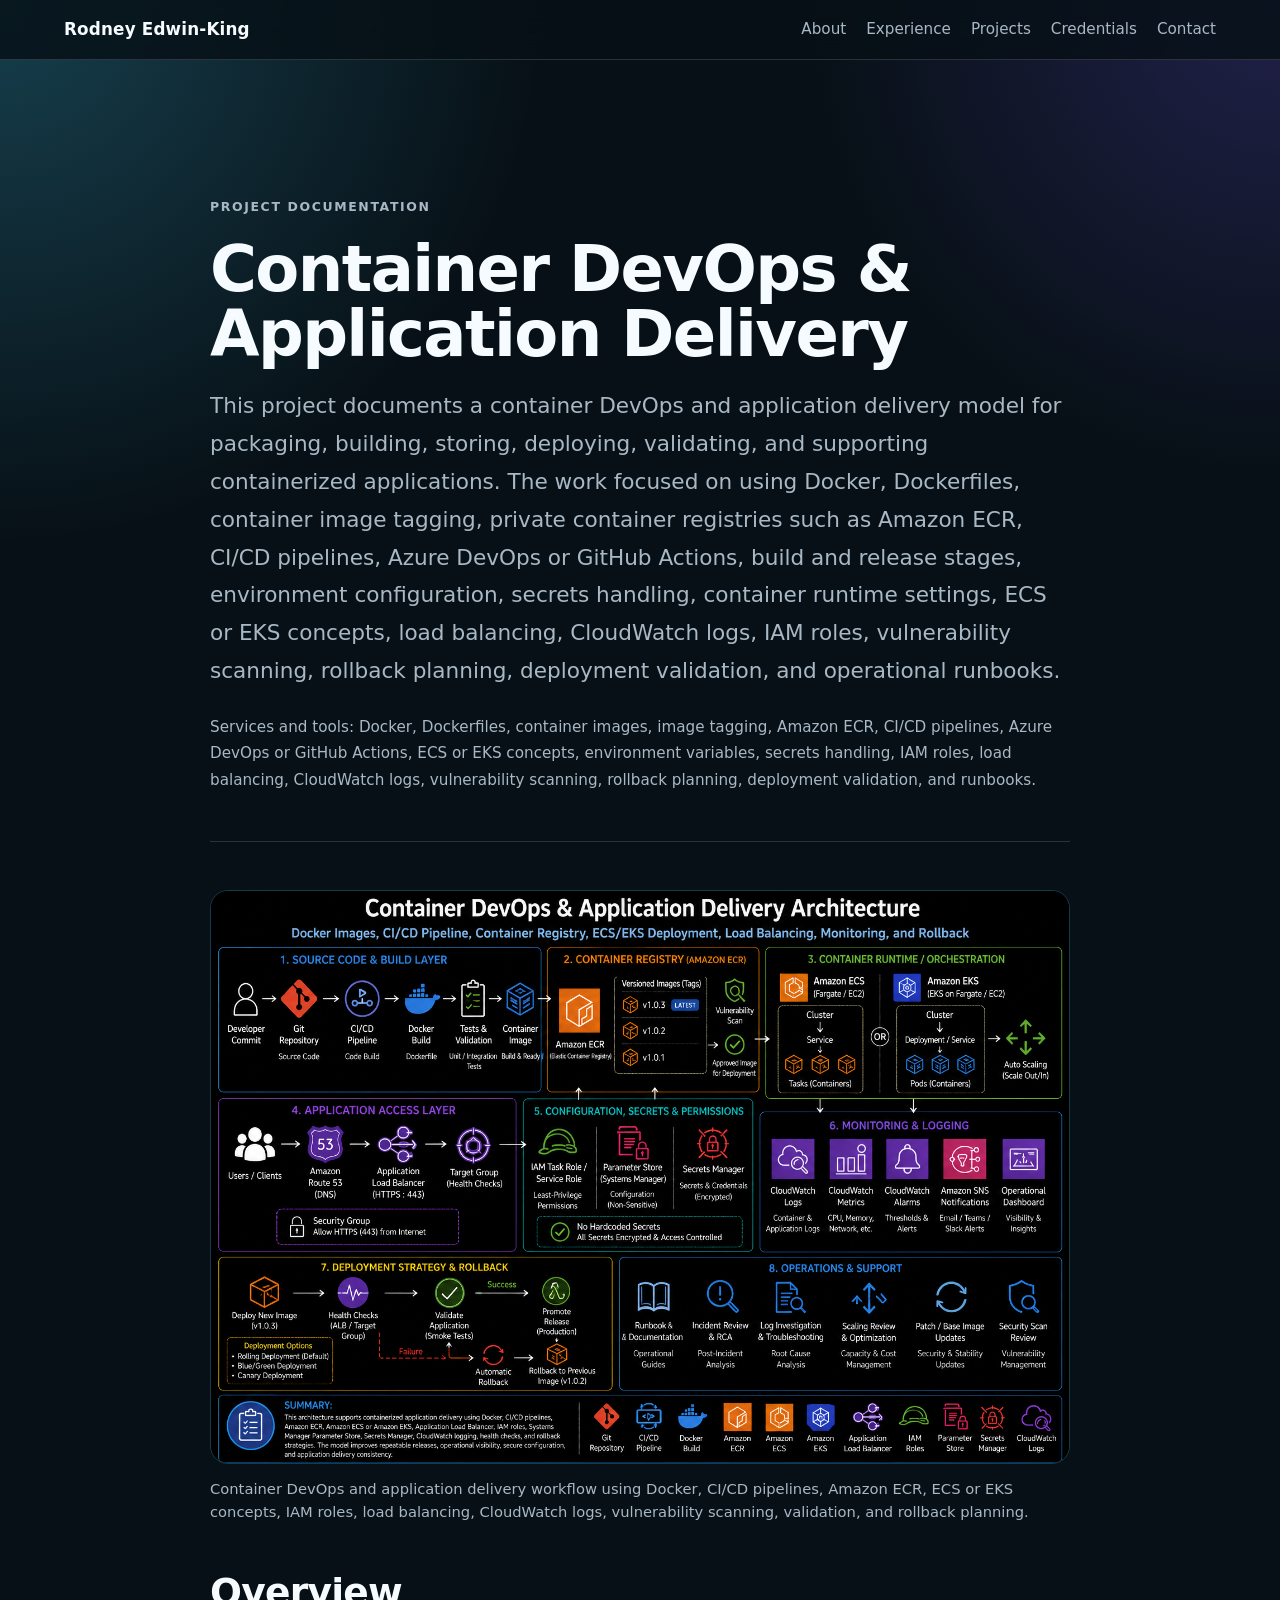
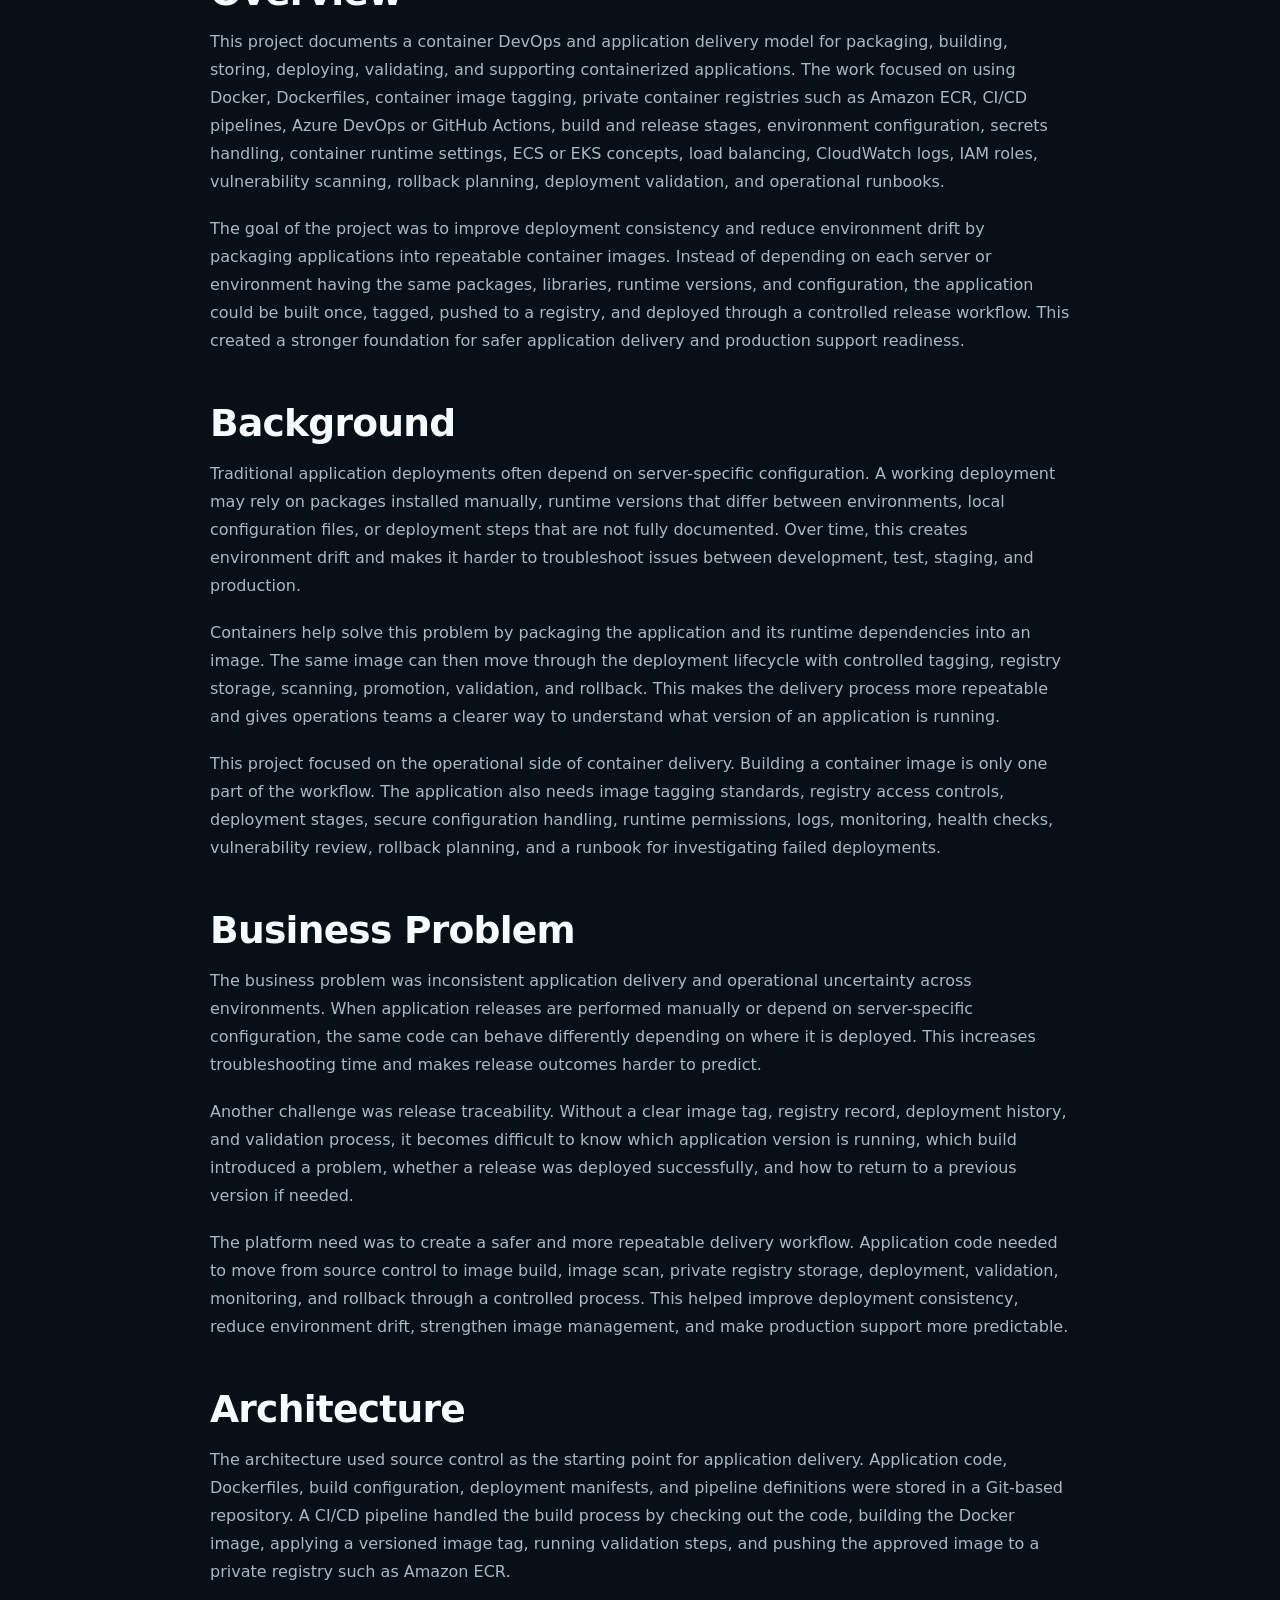
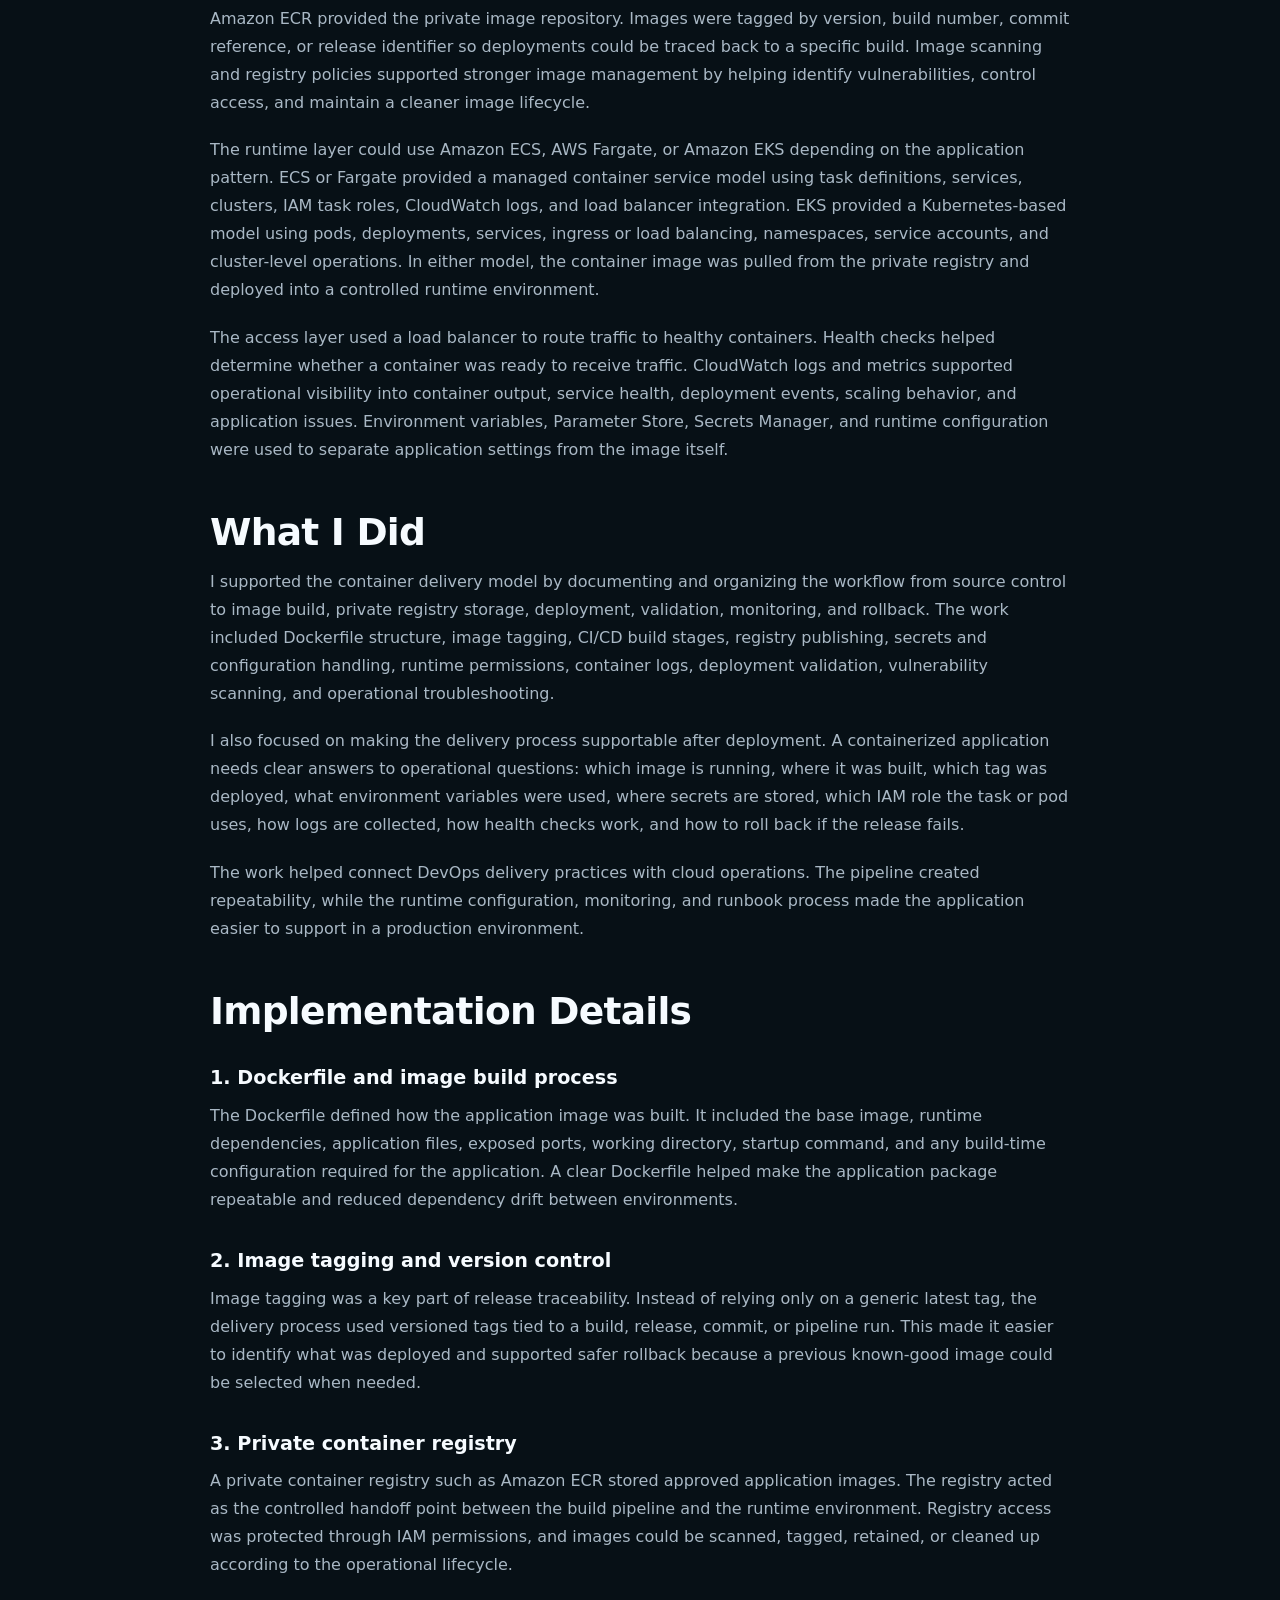
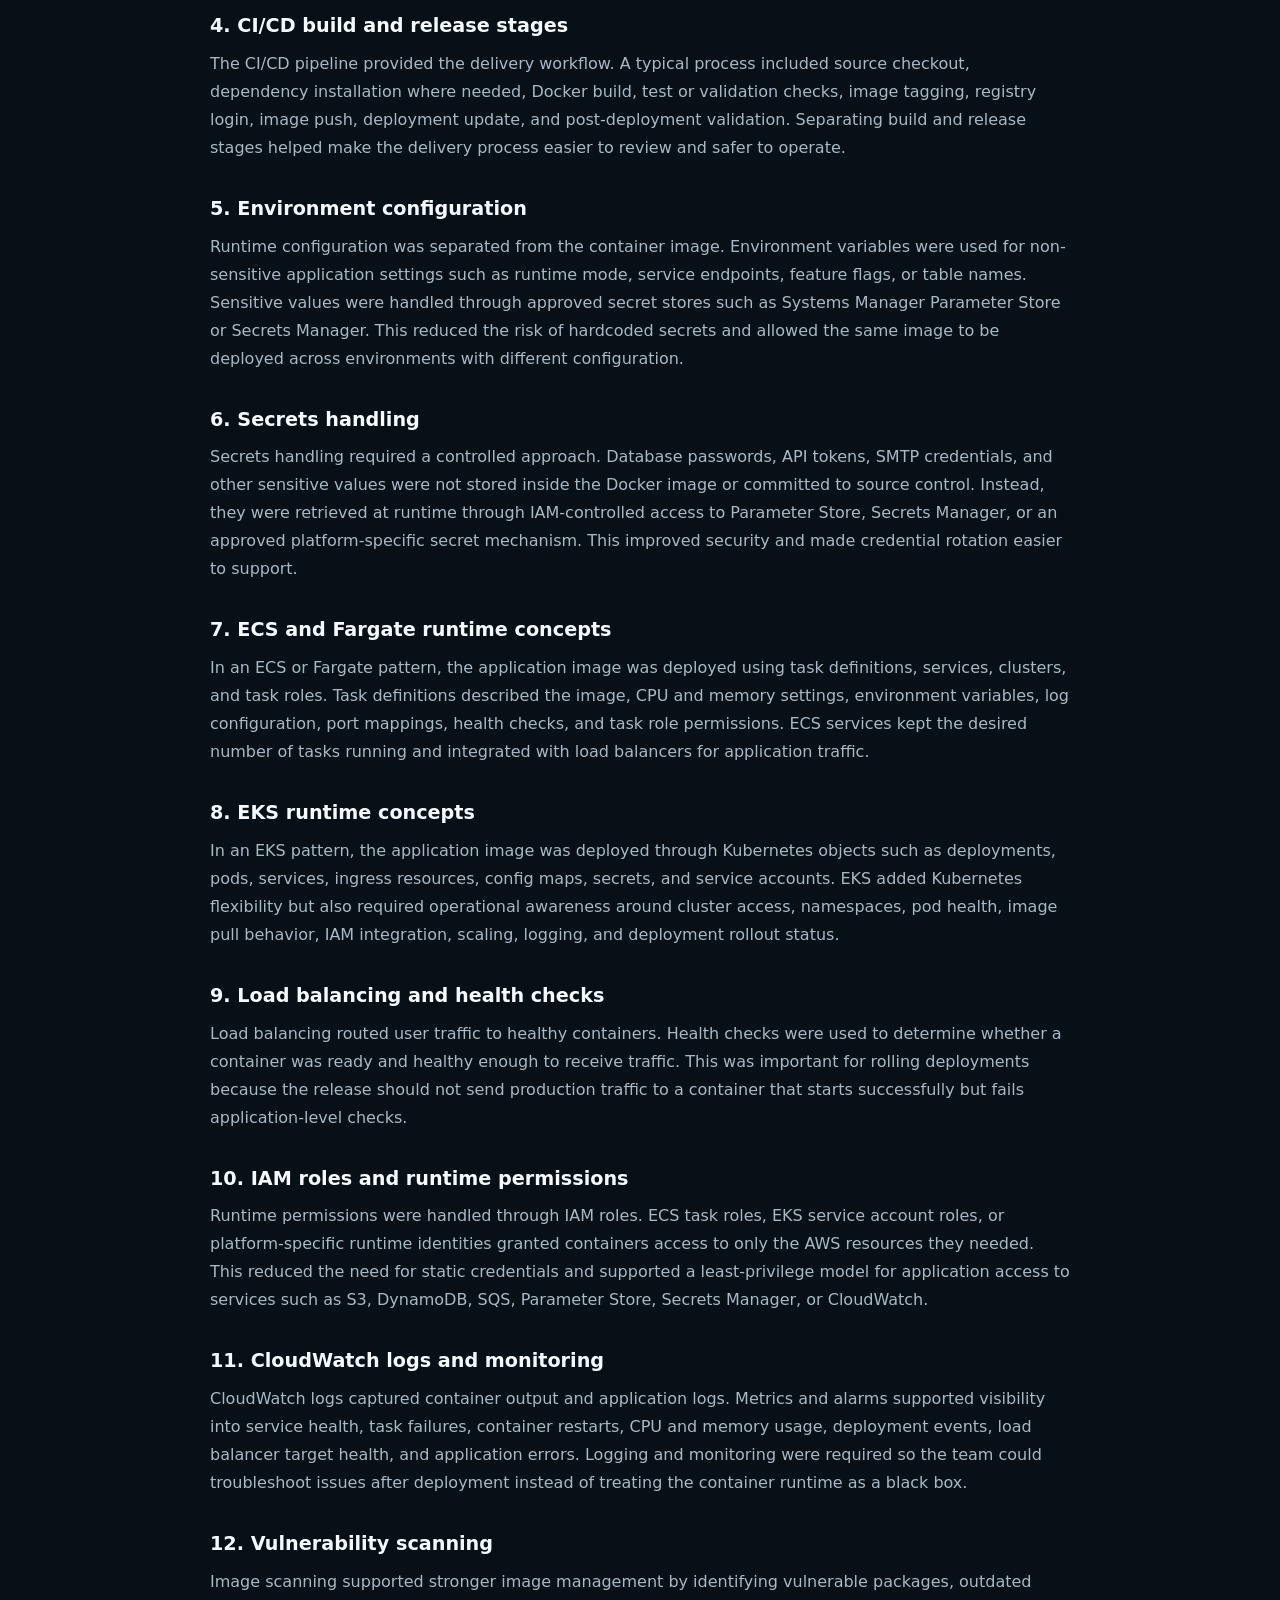
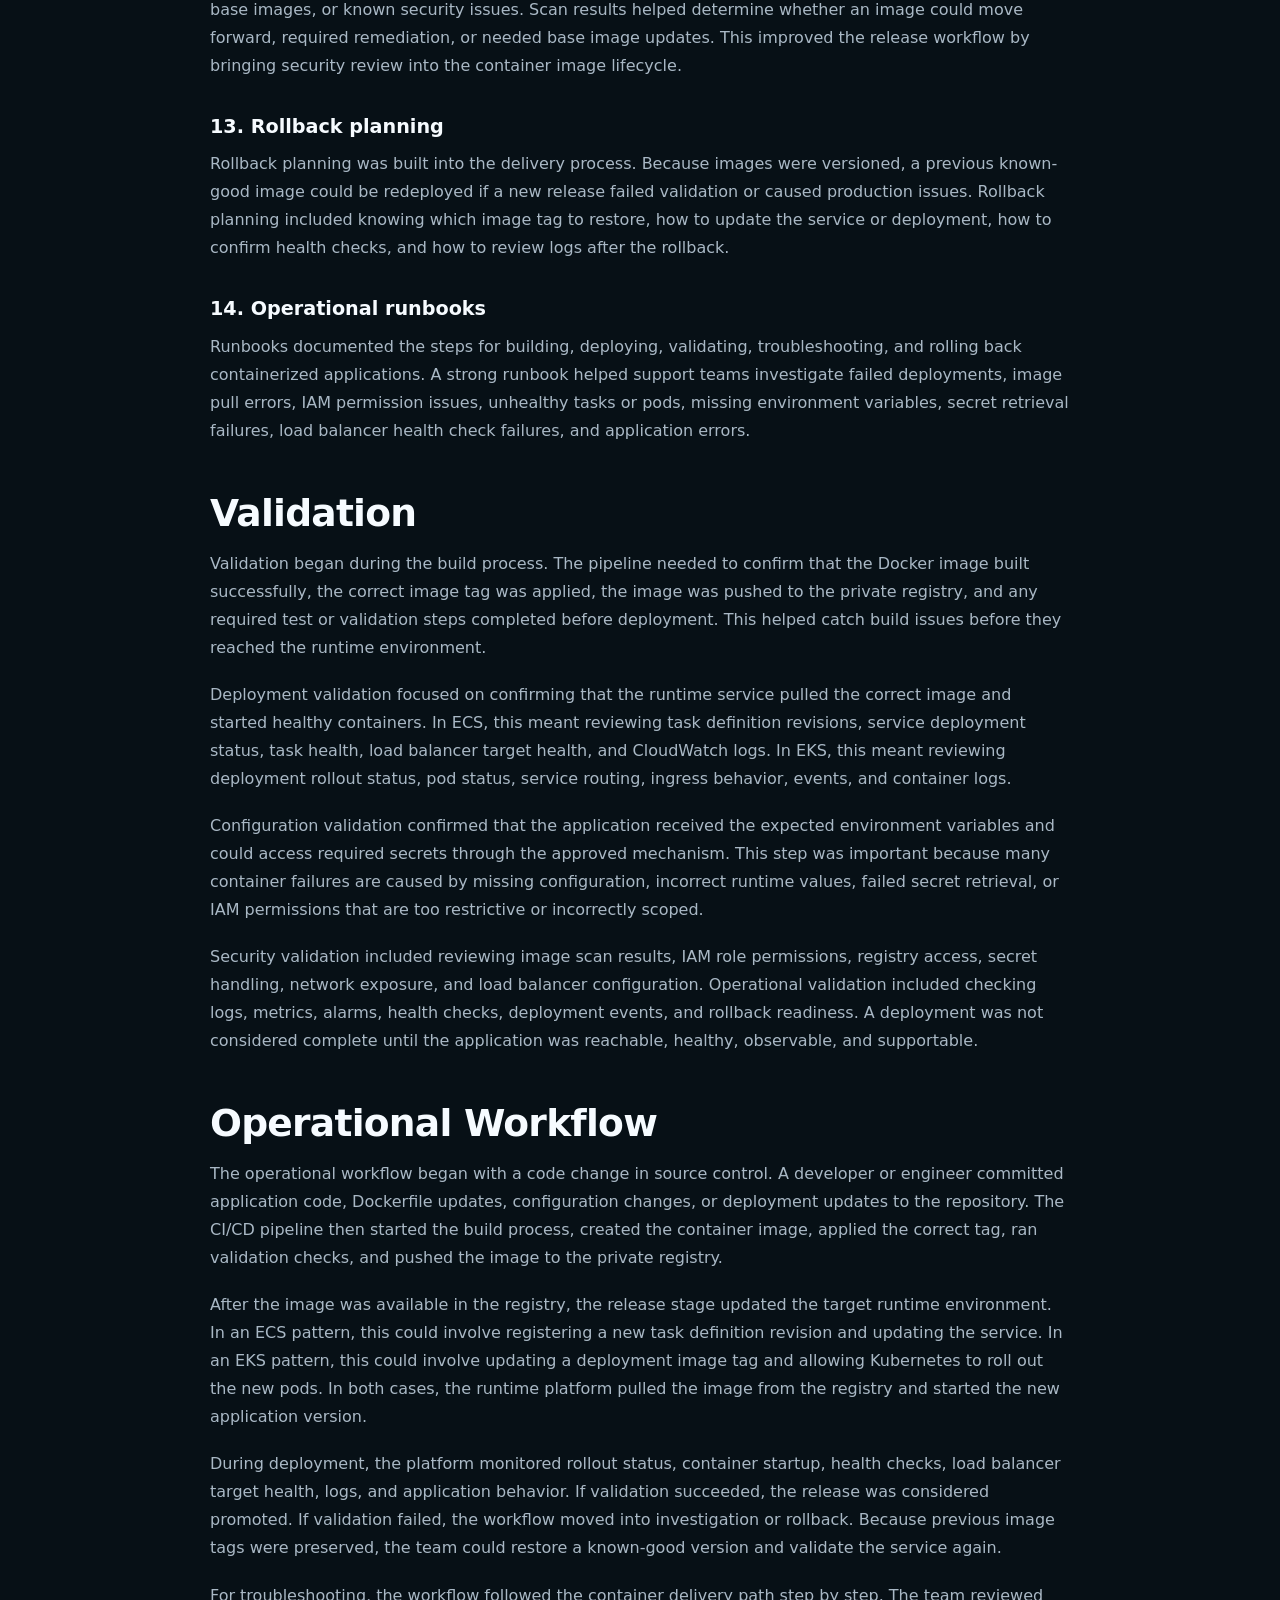
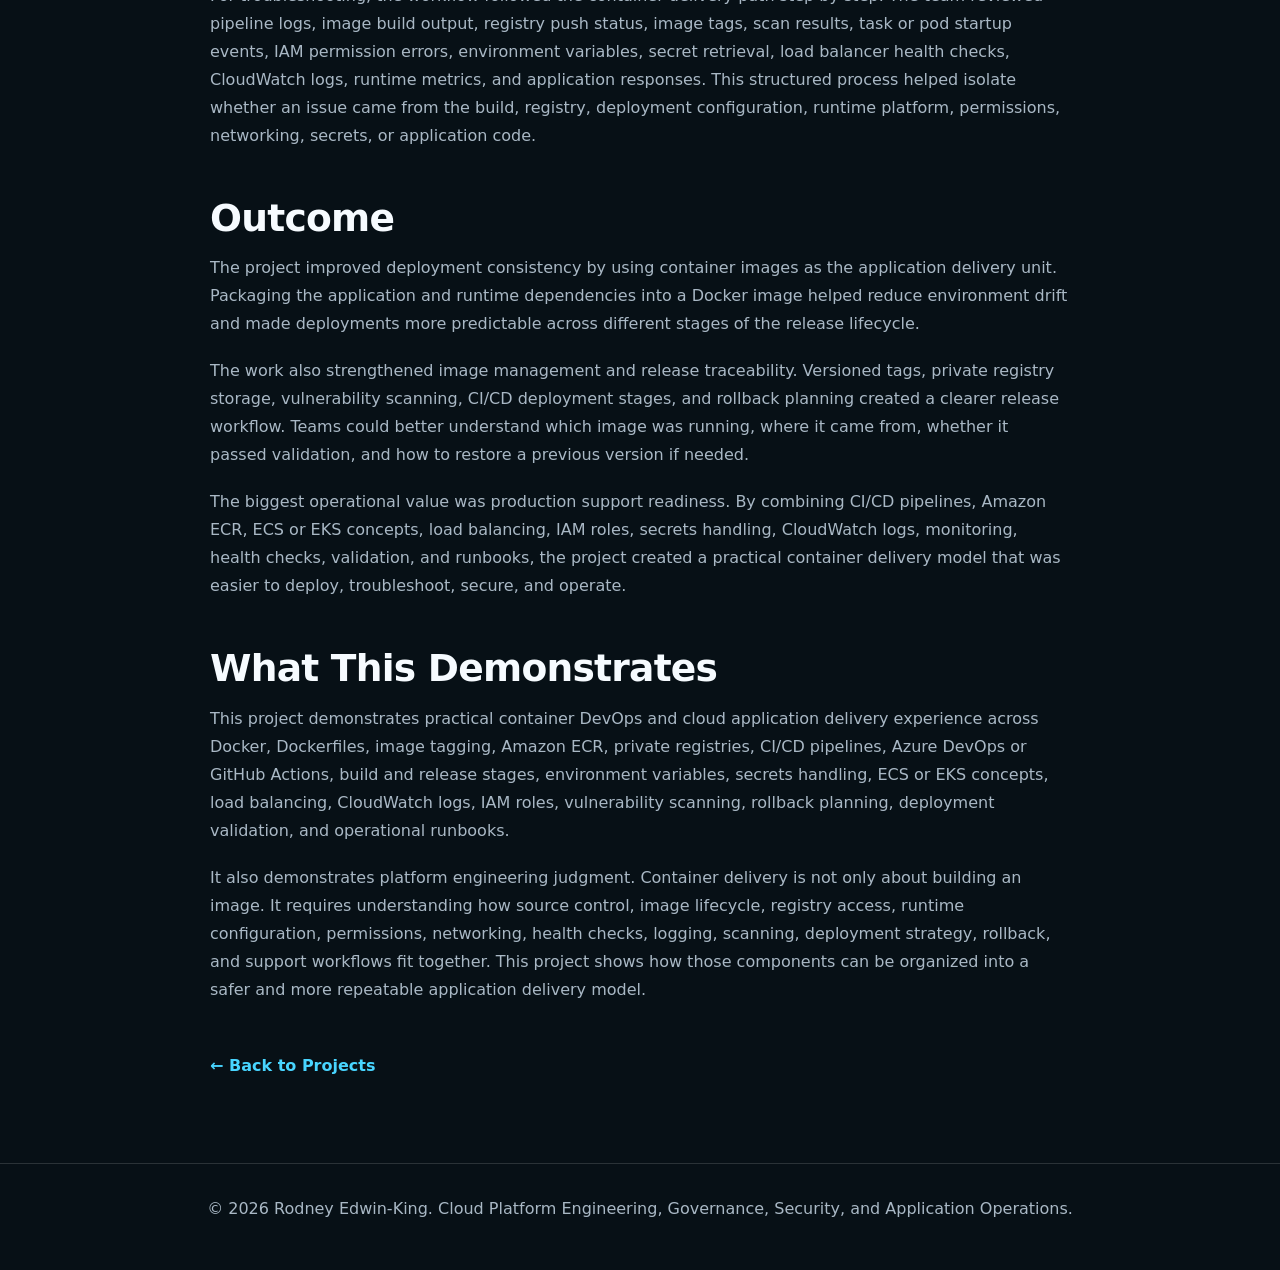
<file: projects/container-devops-application-delivery.html>
<!doctype html>
<html lang="en">
  <head>
    <meta charset="utf-8">
    <meta name="viewport" content="width=device-width, initial-scale=1">
    <title>Container DevOps & Application Delivery | Rodney Edwin-King</title>
    <meta name="description" content="Container DevOps & Application Delivery documentation-style portfolio case study.">
    <link rel="stylesheet" href="../styles.css">
  </head>

  <body>
    <header class="site-header">
      <a class="brand" href="../index.html">Rodney Edwin-King</a>
      <nav class="site-nav" aria-label="Main navigation">
        <a href="../index.html#about">About</a>
        <a href="../index.html#experience">Experience</a>
        <a href="../index.html#projects">Projects</a>
        <a href="../index.html#credentials">Credentials</a>
        <a href="../index.html#contact">Contact</a>
      </nav>
    </header>

    <main class="blog-page">
  <article class="blog-post">
    <p class="eyebrow">Project Documentation</p>

    <h1>Container DevOps &amp; Application Delivery</h1>

    <p class="blog-lead">
      This project documents a container DevOps and application delivery model for packaging, building, storing, deploying,
      validating, and supporting containerized applications. The work focused on using Docker, Dockerfiles, container image
      tagging, private container registries such as Amazon ECR, CI/CD pipelines, Azure DevOps or GitHub Actions, build and
      release stages, environment configuration, secrets handling, container runtime settings, ECS or EKS concepts, load
      balancing, CloudWatch logs, IAM roles, vulnerability scanning, rollback planning, deployment validation, and
      operational runbooks.
    </p>

    <p class="blog-meta">
      Services and tools: Docker, Dockerfiles, container images, image tagging, Amazon ECR, CI/CD pipelines,
      Azure DevOps or GitHub Actions, ECS or EKS concepts, environment variables, secrets handling, IAM roles,
      load balancing, CloudWatch logs, vulnerability scanning, rollback planning, deployment validation, and runbooks.
    </p>

    <hr>

    <figure class="blog-diagram architecture-image">
      <a href="../assets/images/container-devops-application-delivery.png" target="_blank" rel="noopener">
        <img src="../assets/images/container-devops-application-delivery.png" alt="Container DevOps & Application Delivery architecture diagram" class="project-diagram" style="display:block; width:100%; max-width:100%; height:auto; cursor: zoom-in;">
      </a>
      <figcaption>
        Container DevOps and application delivery workflow using Docker, CI/CD pipelines, Amazon ECR, ECS or EKS concepts,
        IAM roles, load balancing, CloudWatch logs, vulnerability scanning, validation, and rollback planning.
      </figcaption>
    </figure>

    <h2>Overview</h2>

    <p>
      This project documents a container DevOps and application delivery model for packaging, building, storing, deploying,
      validating, and supporting containerized applications. The work focused on using Docker, Dockerfiles, container image
      tagging, private container registries such as Amazon ECR, CI/CD pipelines, Azure DevOps or GitHub Actions, build and
      release stages, environment configuration, secrets handling, container runtime settings, ECS or EKS concepts, load
      balancing, CloudWatch logs, IAM roles, vulnerability scanning, rollback planning, deployment validation, and
      operational runbooks.
    </p>

    <p>
      The goal of the project was to improve deployment consistency and reduce environment drift by packaging applications
      into repeatable container images. Instead of depending on each server or environment having the same packages,
      libraries, runtime versions, and configuration, the application could be built once, tagged, pushed to a registry, and
      deployed through a controlled release workflow. This created a stronger foundation for safer application delivery and
      production support readiness.
    </p>

    <h2>Background</h2>

    <p>
      Traditional application deployments often depend on server-specific configuration. A working deployment may rely on
      packages installed manually, runtime versions that differ between environments, local configuration files, or
      deployment steps that are not fully documented. Over time, this creates environment drift and makes it harder to
      troubleshoot issues between development, test, staging, and production.
    </p>

    <p>
      Containers help solve this problem by packaging the application and its runtime dependencies into an image. The same
      image can then move through the deployment lifecycle with controlled tagging, registry storage, scanning, promotion,
      validation, and rollback. This makes the delivery process more repeatable and gives operations teams a clearer way to
      understand what version of an application is running.
    </p>

    <p>
      This project focused on the operational side of container delivery. Building a container image is only one part of the
      workflow. The application also needs image tagging standards, registry access controls, deployment stages, secure
      configuration handling, runtime permissions, logs, monitoring, health checks, vulnerability review, rollback planning,
      and a runbook for investigating failed deployments.
    </p>

    <h2>Business Problem</h2>

    <p>
      The business problem was inconsistent application delivery and operational uncertainty across environments. When
      application releases are performed manually or depend on server-specific configuration, the same code can behave
      differently depending on where it is deployed. This increases troubleshooting time and makes release outcomes harder
      to predict.
    </p>

    <p>
      Another challenge was release traceability. Without a clear image tag, registry record, deployment history, and
      validation process, it becomes difficult to know which application version is running, which build introduced a
      problem, whether a release was deployed successfully, and how to return to a previous version if needed.
    </p>

    <p>
      The platform need was to create a safer and more repeatable delivery workflow. Application code needed to move from
      source control to image build, image scan, private registry storage, deployment, validation, monitoring, and rollback
      through a controlled process. This helped improve deployment consistency, reduce environment drift, strengthen image
      management, and make production support more predictable.
    </p>

    <h2>Architecture</h2>

    <p>
      The architecture used source control as the starting point for application delivery. Application code, Dockerfiles,
      build configuration, deployment manifests, and pipeline definitions were stored in a Git-based repository. A CI/CD
      pipeline handled the build process by checking out the code, building the Docker image, applying a versioned image
      tag, running validation steps, and pushing the approved image to a private registry such as Amazon ECR.
    </p>

    

    <p>
      Amazon ECR provided the private image repository. Images were tagged by version, build number, commit reference, or
      release identifier so deployments could be traced back to a specific build. Image scanning and registry policies
      supported stronger image management by helping identify vulnerabilities, control access, and maintain a cleaner image
      lifecycle.
    </p>

    <p>
      The runtime layer could use Amazon ECS, AWS Fargate, or Amazon EKS depending on the application pattern. ECS or
      Fargate provided a managed container service model using task definitions, services, clusters, IAM task roles,
      CloudWatch logs, and load balancer integration. EKS provided a Kubernetes-based model using pods, deployments,
      services, ingress or load balancing, namespaces, service accounts, and cluster-level operations. In either model, the
      container image was pulled from the private registry and deployed into a controlled runtime environment.
    </p>

    <p>
      The access layer used a load balancer to route traffic to healthy containers. Health checks helped determine whether a
      container was ready to receive traffic. CloudWatch logs and metrics supported operational visibility into container
      output, service health, deployment events, scaling behavior, and application issues. Environment variables, Parameter
      Store, Secrets Manager, and runtime configuration were used to separate application settings from the image itself.
    </p>

    <h2>What I Did</h2>

    <p>
      I supported the container delivery model by documenting and organizing the workflow from source control to image build,
      private registry storage, deployment, validation, monitoring, and rollback. The work included Dockerfile structure,
      image tagging, CI/CD build stages, registry publishing, secrets and configuration handling, runtime permissions,
      container logs, deployment validation, vulnerability scanning, and operational troubleshooting.
    </p>

    <p>
      I also focused on making the delivery process supportable after deployment. A containerized application needs clear
      answers to operational questions: which image is running, where it was built, which tag was deployed, what environment
      variables were used, where secrets are stored, which IAM role the task or pod uses, how logs are collected, how health
      checks work, and how to roll back if the release fails.
    </p>

    <p>
      The work helped connect DevOps delivery practices with cloud operations. The pipeline created repeatability, while
      the runtime configuration, monitoring, and runbook process made the application easier to support in a production
      environment.
    </p>

    <h2>Implementation Details</h2>

    <h3>1. Dockerfile and image build process</h3>
    <p>
      The Dockerfile defined how the application image was built. It included the base image, runtime dependencies,
      application files, exposed ports, working directory, startup command, and any build-time configuration required for
      the application. A clear Dockerfile helped make the application package repeatable and reduced dependency drift
      between environments.
    </p>

    <h3>2. Image tagging and version control</h3>
    <p>
      Image tagging was a key part of release traceability. Instead of relying only on a generic latest tag, the delivery
      process used versioned tags tied to a build, release, commit, or pipeline run. This made it easier to identify what
      was deployed and supported safer rollback because a previous known-good image could be selected when needed.
    </p>

    <h3>3. Private container registry</h3>
    <p>
      A private container registry such as Amazon ECR stored approved application images. The registry acted as the
      controlled handoff point between the build pipeline and the runtime environment. Registry access was protected through
      IAM permissions, and images could be scanned, tagged, retained, or cleaned up according to the operational lifecycle.
    </p>

    <h3>4. CI/CD build and release stages</h3>
    <p>
      The CI/CD pipeline provided the delivery workflow. A typical process included source checkout, dependency installation
      where needed, Docker build, test or validation checks, image tagging, registry login, image push, deployment update,
      and post-deployment validation. Separating build and release stages helped make the delivery process easier to review
      and safer to operate.
    </p>

    <h3>5. Environment configuration</h3>
    <p>
      Runtime configuration was separated from the container image. Environment variables were used for non-sensitive
      application settings such as runtime mode, service endpoints, feature flags, or table names. Sensitive values were
      handled through approved secret stores such as Systems Manager Parameter Store or Secrets Manager. This reduced the
      risk of hardcoded secrets and allowed the same image to be deployed across environments with different configuration.
    </p>

    <h3>6. Secrets handling</h3>
    <p>
      Secrets handling required a controlled approach. Database passwords, API tokens, SMTP credentials, and other sensitive
      values were not stored inside the Docker image or committed to source control. Instead, they were retrieved at runtime
      through IAM-controlled access to Parameter Store, Secrets Manager, or an approved platform-specific secret mechanism.
      This improved security and made credential rotation easier to support.
    </p>

    <h3>7. ECS and Fargate runtime concepts</h3>
    <p>
      In an ECS or Fargate pattern, the application image was deployed using task definitions, services, clusters, and task
      roles. Task definitions described the image, CPU and memory settings, environment variables, log configuration, port
      mappings, health checks, and task role permissions. ECS services kept the desired number of tasks running and
      integrated with load balancers for application traffic.
    </p>

    <h3>8. EKS runtime concepts</h3>
    <p>
      In an EKS pattern, the application image was deployed through Kubernetes objects such as deployments, pods, services,
      ingress resources, config maps, secrets, and service accounts. EKS added Kubernetes flexibility but also required
      operational awareness around cluster access, namespaces, pod health, image pull behavior, IAM integration, scaling,
      logging, and deployment rollout status.
    </p>

    <h3>9. Load balancing and health checks</h3>
    <p>
      Load balancing routed user traffic to healthy containers. Health checks were used to determine whether a container
      was ready and healthy enough to receive traffic. This was important for rolling deployments because the release should
      not send production traffic to a container that starts successfully but fails application-level checks.
    </p>

    <h3>10. IAM roles and runtime permissions</h3>
    <p>
      Runtime permissions were handled through IAM roles. ECS task roles, EKS service account roles, or platform-specific
      runtime identities granted containers access to only the AWS resources they needed. This reduced the need for static
      credentials and supported a least-privilege model for application access to services such as S3, DynamoDB, SQS,
      Parameter Store, Secrets Manager, or CloudWatch.
    </p>

    <h3>11. CloudWatch logs and monitoring</h3>
    <p>
      CloudWatch logs captured container output and application logs. Metrics and alarms supported visibility into service
      health, task failures, container restarts, CPU and memory usage, deployment events, load balancer target health, and
      application errors. Logging and monitoring were required so the team could troubleshoot issues after deployment
      instead of treating the container runtime as a black box.
    </p>

    <h3>12. Vulnerability scanning</h3>
    <p>
      Image scanning supported stronger image management by identifying vulnerable packages, outdated base images, or
      known security issues. Scan results helped determine whether an image could move forward, required remediation, or
      needed base image updates. This improved the release workflow by bringing security review into the container image
      lifecycle.
    </p>

    <h3>13. Rollback planning</h3>
    <p>
      Rollback planning was built into the delivery process. Because images were versioned, a previous known-good image
      could be redeployed if a new release failed validation or caused production issues. Rollback planning included knowing
      which image tag to restore, how to update the service or deployment, how to confirm health checks, and how to review
      logs after the rollback.
    </p>

    <h3>14. Operational runbooks</h3>
    <p>
      Runbooks documented the steps for building, deploying, validating, troubleshooting, and rolling back containerized
      applications. A strong runbook helped support teams investigate failed deployments, image pull errors, IAM permission
      issues, unhealthy tasks or pods, missing environment variables, secret retrieval failures, load balancer health check
      failures, and application errors.
    </p>

    <h2>Validation</h2>

    <p>
      Validation began during the build process. The pipeline needed to confirm that the Docker image built successfully,
      the correct image tag was applied, the image was pushed to the private registry, and any required test or validation
      steps completed before deployment. This helped catch build issues before they reached the runtime environment.
    </p>

    <p>
      Deployment validation focused on confirming that the runtime service pulled the correct image and started healthy
      containers. In ECS, this meant reviewing task definition revisions, service deployment status, task health, load
      balancer target health, and CloudWatch logs. In EKS, this meant reviewing deployment rollout status, pod status,
      service routing, ingress behavior, events, and container logs.
    </p>

    <p>
      Configuration validation confirmed that the application received the expected environment variables and could access
      required secrets through the approved mechanism. This step was important because many container failures are caused
      by missing configuration, incorrect runtime values, failed secret retrieval, or IAM permissions that are too
      restrictive or incorrectly scoped.
    </p>

    <p>
      Security validation included reviewing image scan results, IAM role permissions, registry access, secret handling,
      network exposure, and load balancer configuration. Operational validation included checking logs, metrics, alarms,
      health checks, deployment events, and rollback readiness. A deployment was not considered complete until the
      application was reachable, healthy, observable, and supportable.
    </p>

    <h2>Operational Workflow</h2>

    <p>
      The operational workflow began with a code change in source control. A developer or engineer committed application
      code, Dockerfile updates, configuration changes, or deployment updates to the repository. The CI/CD pipeline then
      started the build process, created the container image, applied the correct tag, ran validation checks, and pushed the
      image to the private registry.
    </p>

    <p>
      After the image was available in the registry, the release stage updated the target runtime environment. In an ECS
      pattern, this could involve registering a new task definition revision and updating the service. In an EKS pattern,
      this could involve updating a deployment image tag and allowing Kubernetes to roll out the new pods. In both cases,
      the runtime platform pulled the image from the registry and started the new application version.
    </p>

    <p>
      During deployment, the platform monitored rollout status, container startup, health checks, load balancer target
      health, logs, and application behavior. If validation succeeded, the release was considered promoted. If validation
      failed, the workflow moved into investigation or rollback. Because previous image tags were preserved, the team could
      restore a known-good version and validate the service again.
    </p>

    <p>
      For troubleshooting, the workflow followed the container delivery path step by step. The team reviewed pipeline logs,
      image build output, registry push status, image tags, scan results, task or pod startup events, IAM permission errors,
      environment variables, secret retrieval, load balancer health checks, CloudWatch logs, runtime metrics, and
      application responses. This structured process helped isolate whether an issue came from the build, registry,
      deployment configuration, runtime platform, permissions, networking, secrets, or application code.
    </p>

    <h2>Outcome</h2>

    <p>
      The project improved deployment consistency by using container images as the application delivery unit. Packaging the
      application and runtime dependencies into a Docker image helped reduce environment drift and made deployments more
      predictable across different stages of the release lifecycle.
    </p>

    <p>
      The work also strengthened image management and release traceability. Versioned tags, private registry storage,
      vulnerability scanning, CI/CD deployment stages, and rollback planning created a clearer release workflow. Teams could
      better understand which image was running, where it came from, whether it passed validation, and how to restore a
      previous version if needed.
    </p>

    <p>
      The biggest operational value was production support readiness. By combining CI/CD pipelines, Amazon ECR, ECS or EKS
      concepts, load balancing, IAM roles, secrets handling, CloudWatch logs, monitoring, health checks, validation, and
      runbooks, the project created a practical container delivery model that was easier to deploy, troubleshoot, secure,
      and operate.
    </p>

    <h2>What This Demonstrates</h2>

    <p>
      This project demonstrates practical container DevOps and cloud application delivery experience across Docker,
      Dockerfiles, image tagging, Amazon ECR, private registries, CI/CD pipelines, Azure DevOps or GitHub Actions, build and
      release stages, environment variables, secrets handling, ECS or EKS concepts, load balancing, CloudWatch logs, IAM
      roles, vulnerability scanning, rollback planning, deployment validation, and operational runbooks.
    </p>

    <p>
      It also demonstrates platform engineering judgment. Container delivery is not only about building an image. It
      requires understanding how source control, image lifecycle, registry access, runtime configuration, permissions,
      networking, health checks, logging, scanning, deployment strategy, rollback, and support workflows fit together. This
      project shows how those components can be organized into a safer and more repeatable application delivery model.
    </p>

    <p class="blog-back-link">
      <a href="../index.html#projects">&larr; Back to Projects</a>
    </p>
  </article>
</main>

    <footer class="site-footer">
      <p>&copy; <span id="year"></span> Rodney Edwin-King. Cloud Platform Engineering, Governance, Security, and Application Operations.</p>
    </footer>

    <script src="../script.js"></script>
  </body>
</html>
</file>
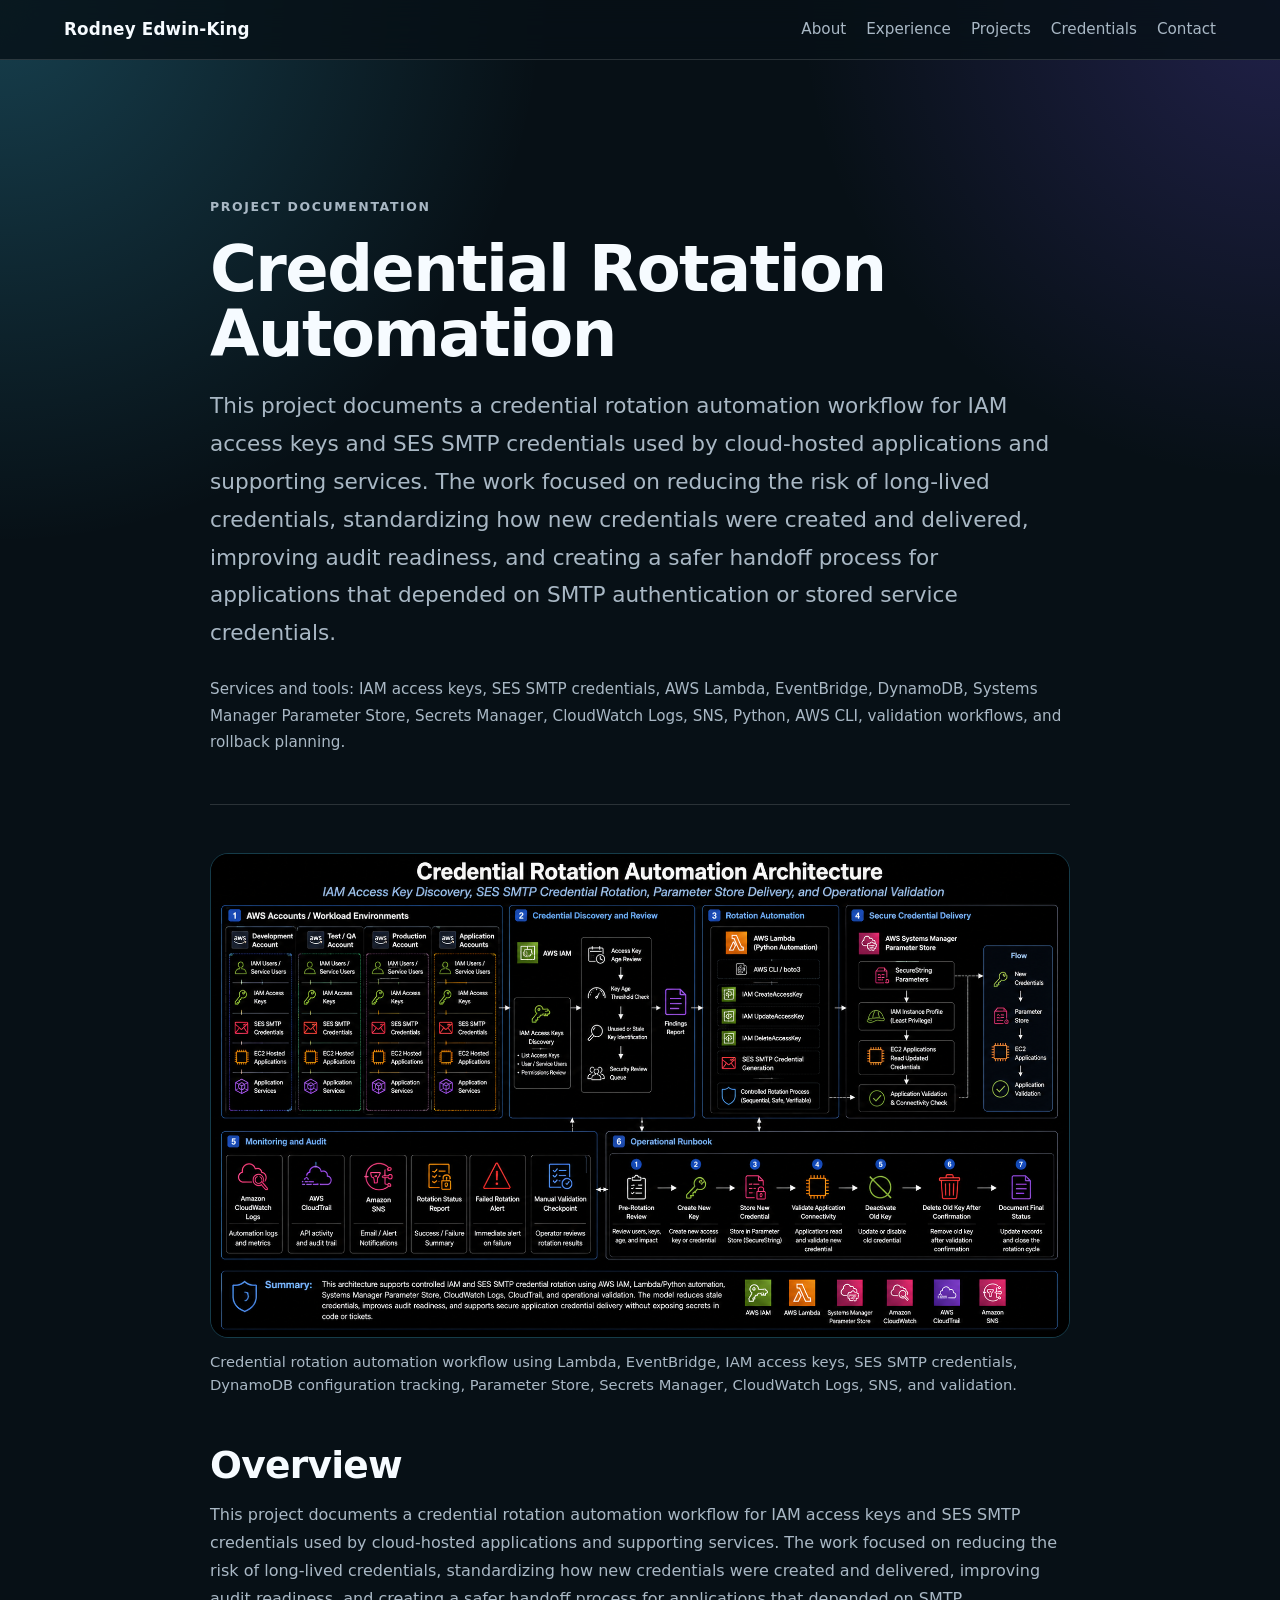
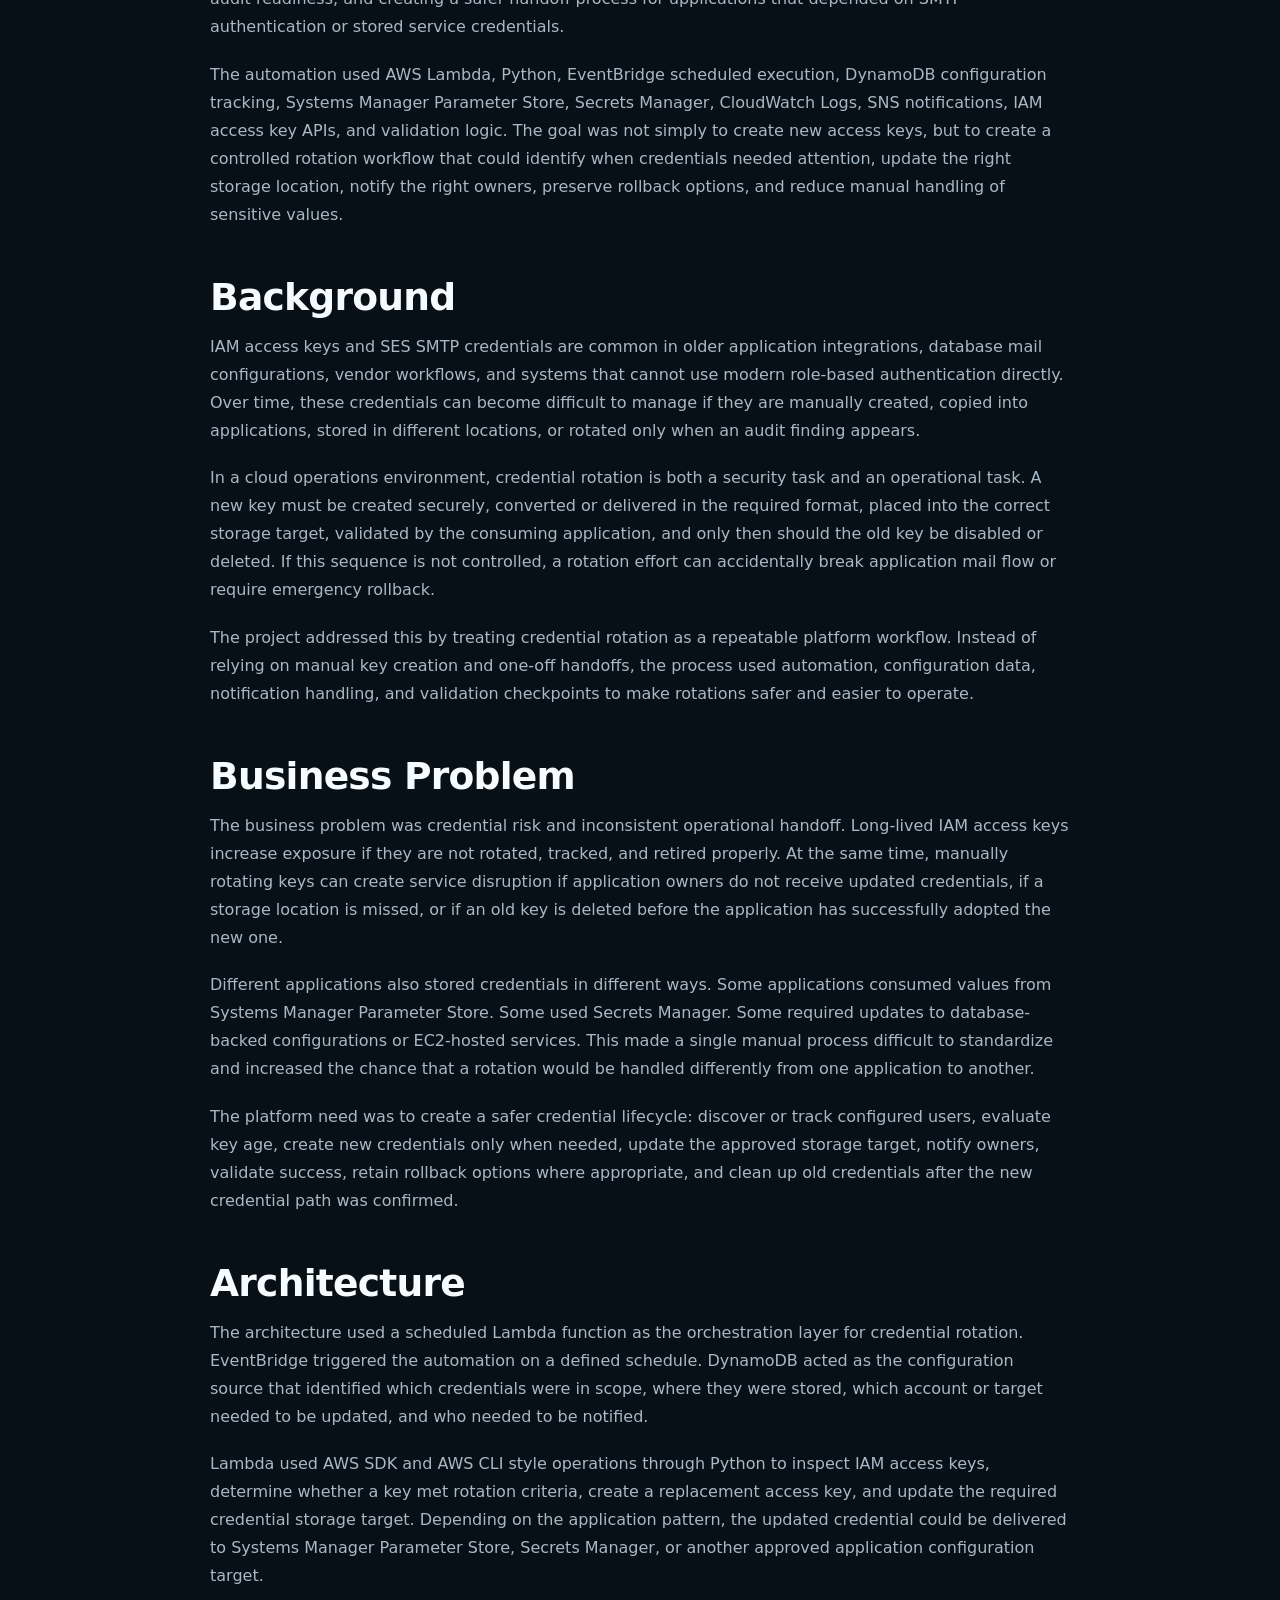
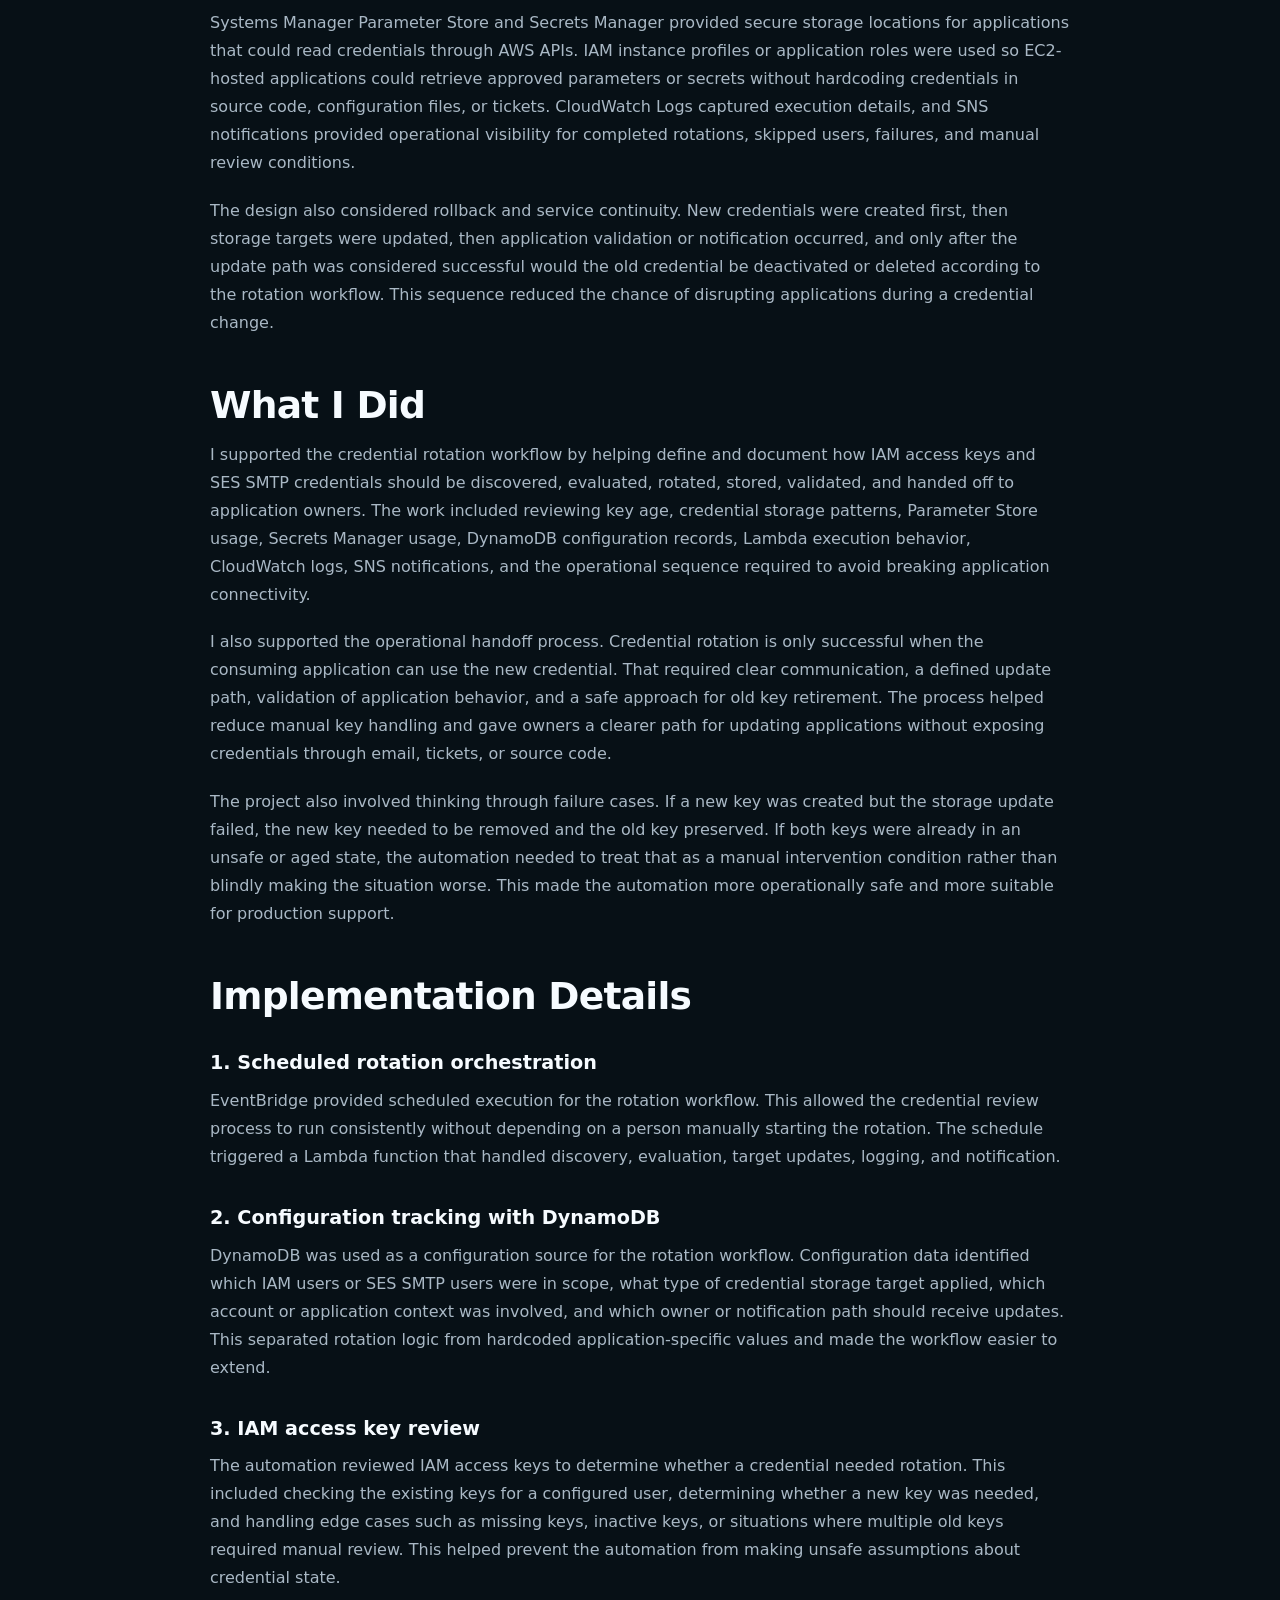
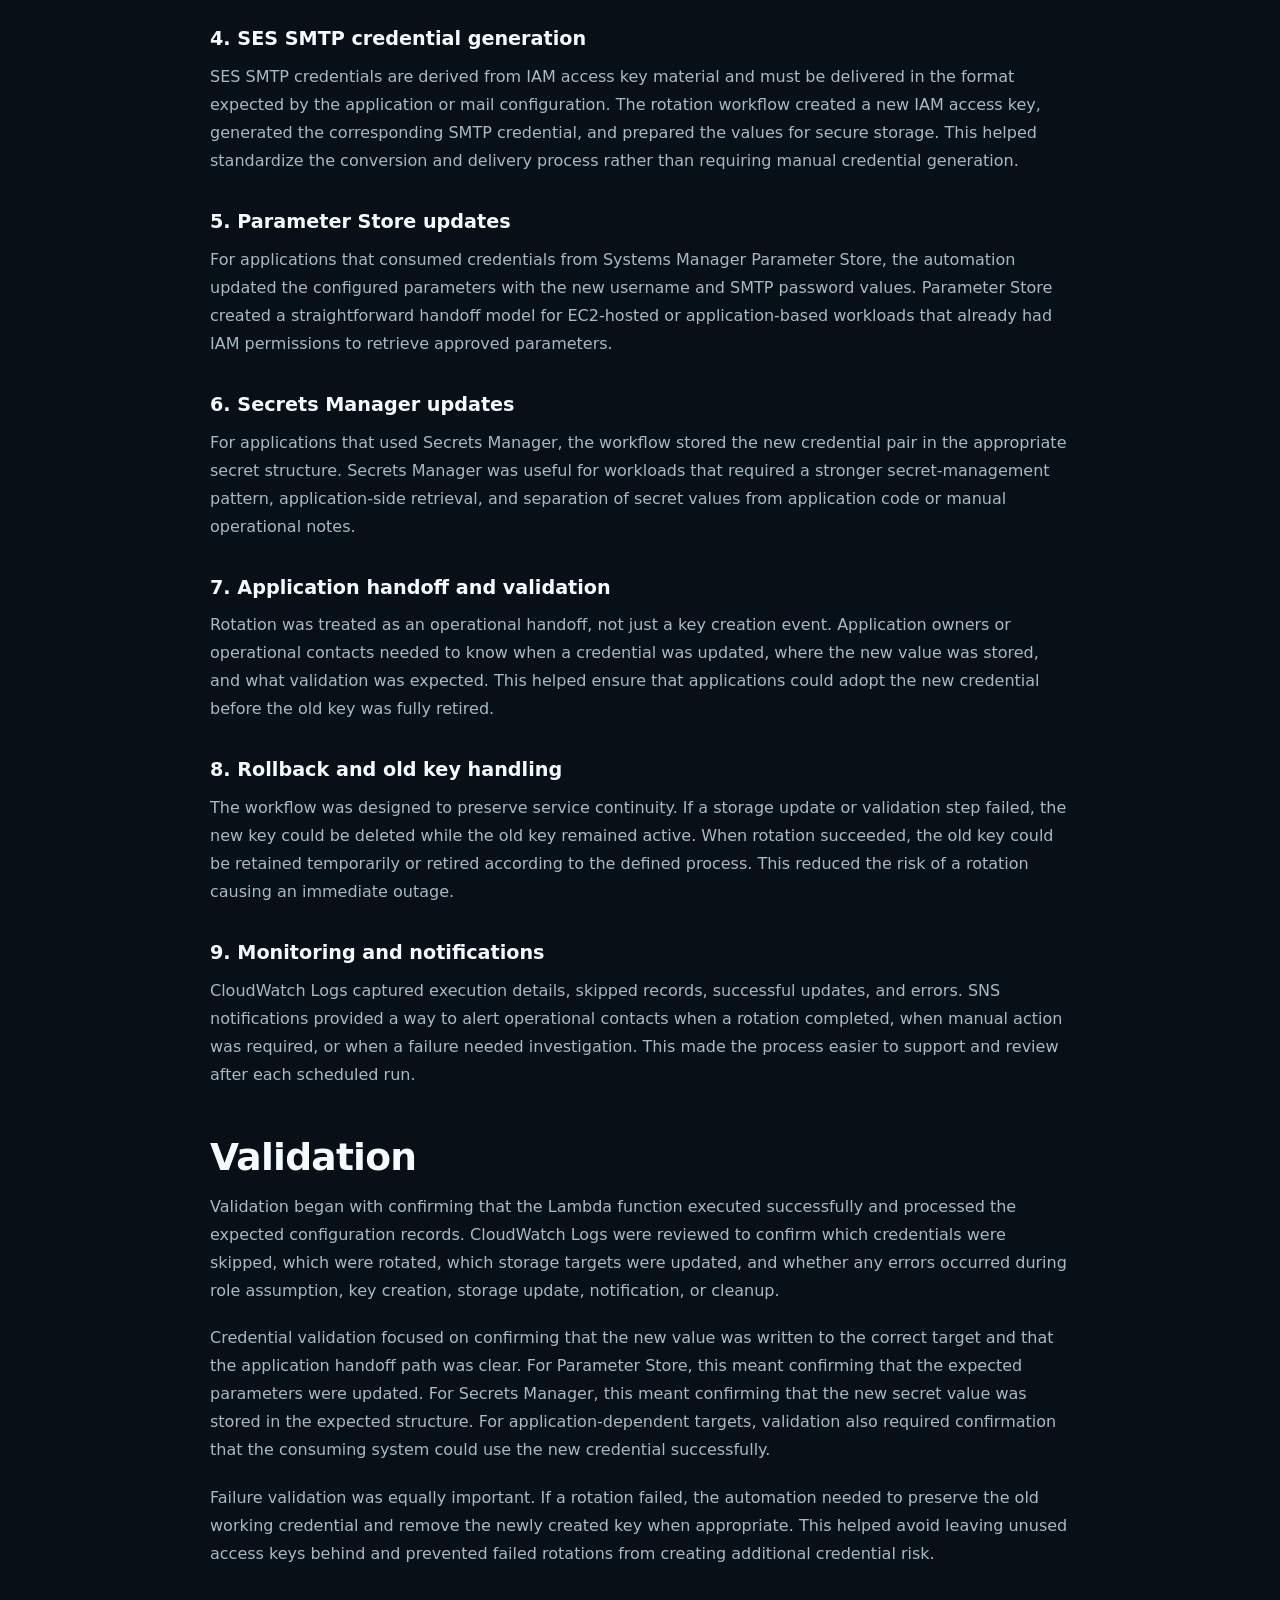
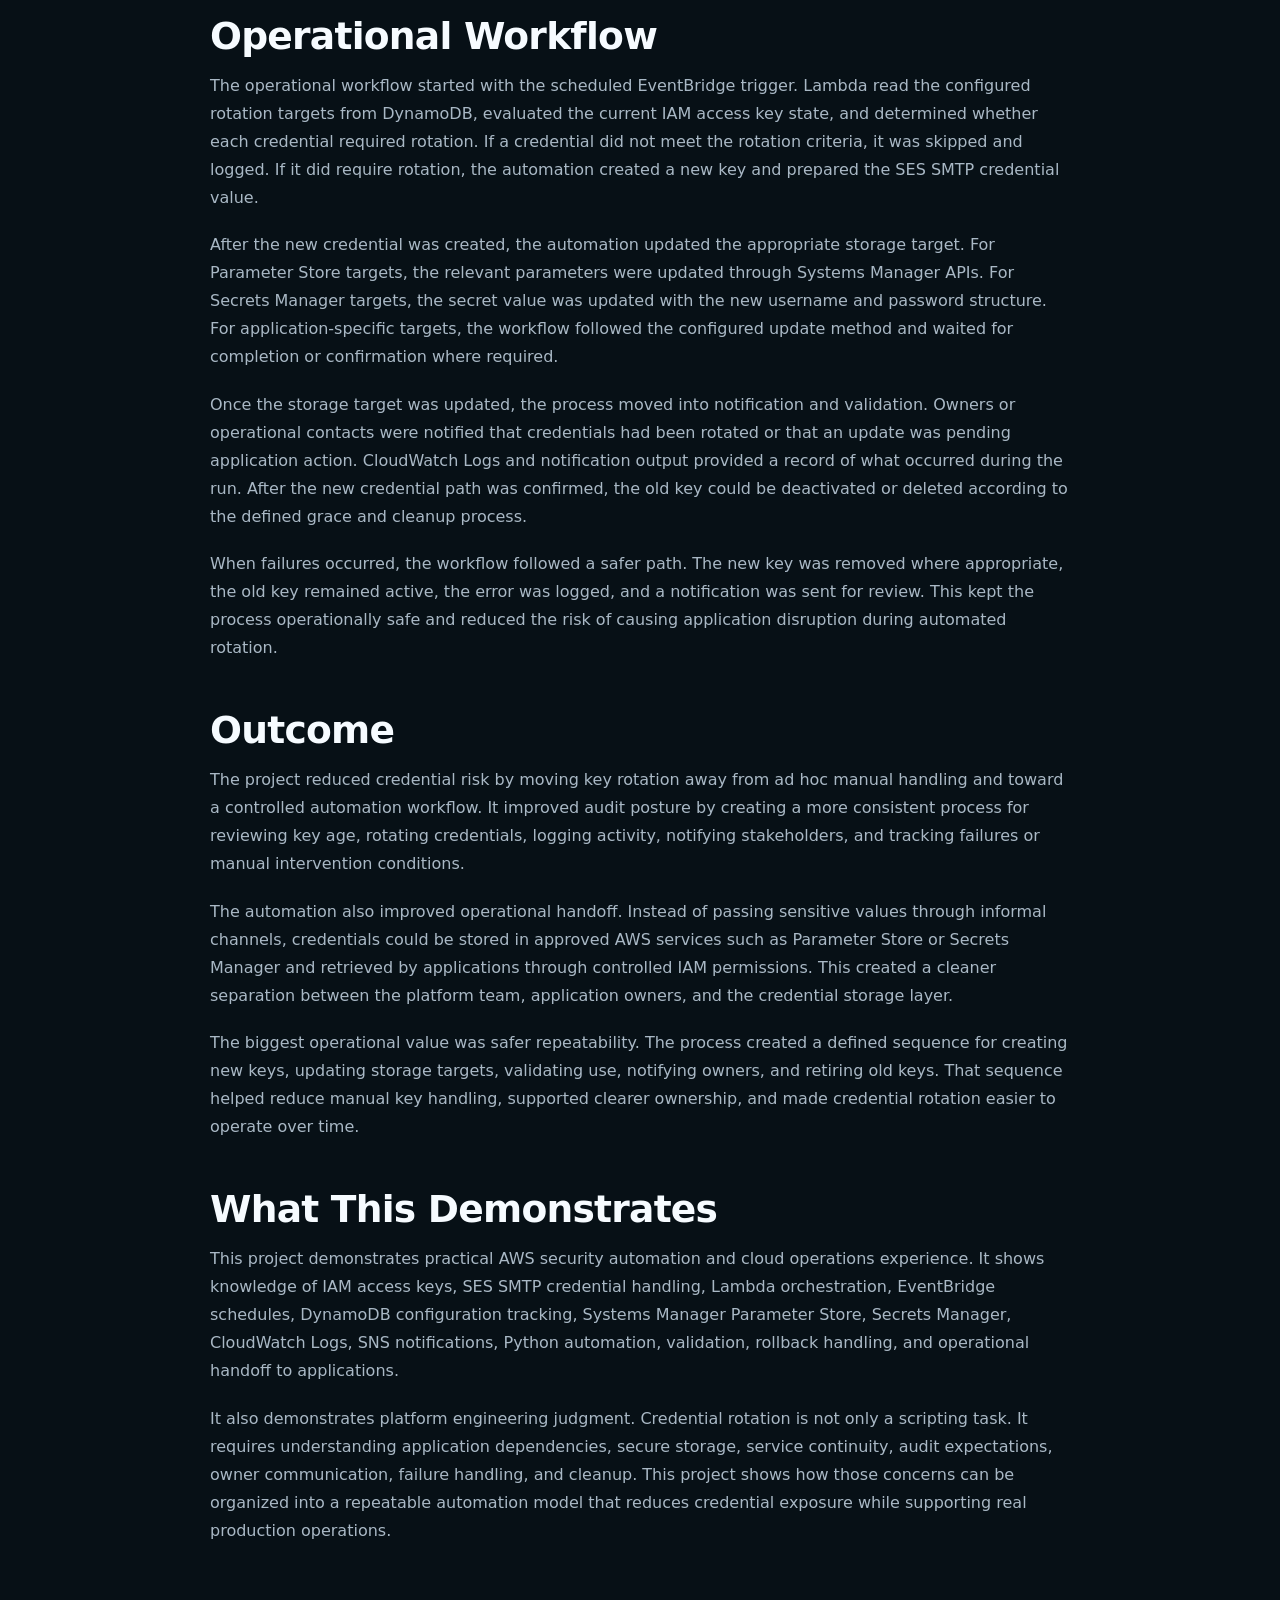
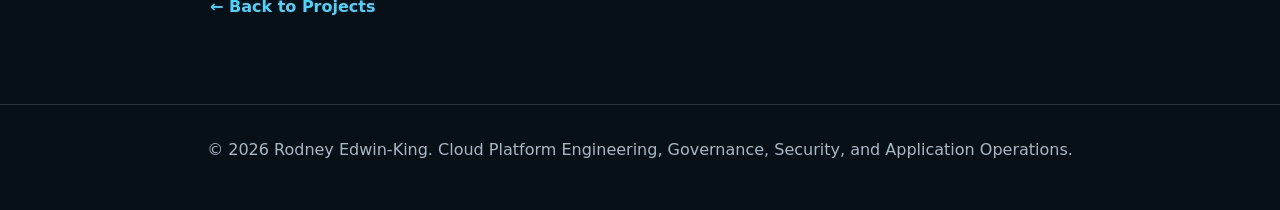
<file: projects/credential-rotation-automation.html>
<!doctype html>
<html lang="en">
  <head>
    <meta charset="utf-8">
    <meta name="viewport" content="width=device-width, initial-scale=1">
    <title>Credential Rotation Automation | Rodney Edwin-King</title>
    <meta name="description" content="Credential Rotation Automation documentation-style portfolio case study.">
    <link rel="stylesheet" href="../styles.css">
  </head>

  <body>
    <header class="site-header">
      <a class="brand" href="../index.html">Rodney Edwin-King</a>
      <nav class="site-nav" aria-label="Main navigation">
        <a href="../index.html#about">About</a>
        <a href="../index.html#experience">Experience</a>
        <a href="../index.html#projects">Projects</a>
        <a href="../index.html#credentials">Credentials</a>
        <a href="../index.html#contact">Contact</a>
      </nav>
    </header>

    <main class="blog-page">
  <article class="blog-post">
    <p class="eyebrow">Project Documentation</p>

    <h1>Credential Rotation Automation</h1>

    <p class="blog-lead">
      This project documents a credential rotation automation workflow for IAM access keys and SES SMTP credentials
      used by cloud-hosted applications and supporting services. The work focused on reducing the risk of long-lived
      credentials, standardizing how new credentials were created and delivered, improving audit readiness, and creating
      a safer handoff process for applications that depended on SMTP authentication or stored service credentials.
    </p>

    <p class="blog-meta">
      Services and tools: IAM access keys, SES SMTP credentials, AWS Lambda, EventBridge, DynamoDB, Systems Manager
      Parameter Store, Secrets Manager, CloudWatch Logs, SNS, Python, AWS CLI, validation workflows, and rollback planning.
    </p>

    <hr>

    <figure class="blog-diagram architecture-image">
      <a href="../assets/images/credential-rotation-automation.png" target="_blank" rel="noopener">
        <img src="../assets/images/credential-rotation-automation.png" alt="Credential Rotation Automation architecture diagram" class="project-diagram" style="display:block; width:100%; max-width:100%; height:auto; cursor: zoom-in;">
      </a>
      <figcaption>
        Credential rotation automation workflow using Lambda, EventBridge, IAM access keys, SES SMTP credentials,
        DynamoDB configuration tracking, Parameter Store, Secrets Manager, CloudWatch Logs, SNS, and validation.
      </figcaption>
    </figure>

    <h2>Overview</h2>

    <p>
      This project documents a credential rotation automation workflow for IAM access keys and SES SMTP credentials used by cloud-hosted applications and supporting services. The work focused on reducing the risk of long-lived credentials, standardizing how new credentials were created and delivered, improving audit readiness, and creating a safer handoff process for applications that depended on SMTP authentication or stored service credentials.
    </p>

    <p>
      The automation used AWS Lambda, Python, EventBridge scheduled execution, DynamoDB configuration tracking, Systems Manager Parameter Store, Secrets Manager, CloudWatch Logs, SNS notifications, IAM access key APIs, and validation logic. The goal was not simply to create new access keys, but to create a controlled rotation workflow that could identify when credentials needed attention, update the right storage location, notify the right owners, preserve rollback options, and reduce manual handling of sensitive values.
    </p>

    <h2>Background</h2>

    <p>
      IAM access keys and SES SMTP credentials are common in older application integrations, database mail configurations, vendor workflows, and systems that cannot use modern role-based authentication directly. Over time, these credentials can become difficult to manage if they are manually created, copied into applications, stored in different locations, or rotated only when an audit finding appears.
    </p>

    <p>
      In a cloud operations environment, credential rotation is both a security task and an operational task. A new key must be created securely, converted or delivered in the required format, placed into the correct storage target, validated by the consuming application, and only then should the old key be disabled or deleted. If this sequence is not controlled, a rotation effort can accidentally break application mail flow or require emergency rollback.
    </p>

    <p>
      The project addressed this by treating credential rotation as a repeatable platform workflow. Instead of relying on manual key creation and one-off handoffs, the process used automation, configuration data, notification handling, and validation checkpoints to make rotations safer and easier to operate.
    </p>

    <h2>Business Problem</h2>

    <p>
      The business problem was credential risk and inconsistent operational handoff. Long-lived IAM access keys increase exposure if they are not rotated, tracked, and retired properly. At the same time, manually rotating keys can create service disruption if application owners do not receive updated credentials, if a storage location is missed, or if an old key is deleted before the application has successfully adopted the new one.
    </p>

    <p>
      Different applications also stored credentials in different ways. Some applications consumed values from Systems Manager Parameter Store. Some used Secrets Manager. Some required updates to database-backed configurations or EC2-hosted services. This made a single manual process difficult to standardize and increased the chance that a rotation would be handled differently from one application to another.
    </p>

    <p>
      The platform need was to create a safer credential lifecycle: discover or track configured users, evaluate key age, create new credentials only when needed, update the approved storage target, notify owners, validate success, retain rollback options where appropriate, and clean up old credentials after the new credential path was confirmed.
    </p>

    <h2>Architecture</h2>

    <p>
      The architecture used a scheduled Lambda function as the orchestration layer for credential rotation. EventBridge triggered the automation on a defined schedule. DynamoDB acted as the configuration source that identified which credentials were in scope, where they were stored, which account or target needed to be updated, and who needed to be notified.
    </p>

    

    <p>
      Lambda used AWS SDK and AWS CLI style operations through Python to inspect IAM access keys, determine whether a key met rotation criteria, create a replacement access key, and update the required credential storage target. Depending on the application pattern, the updated credential could be delivered to Systems Manager Parameter Store, Secrets Manager, or another approved application configuration target.
    </p>

    <p>
      Systems Manager Parameter Store and Secrets Manager provided secure storage locations for applications that could read credentials through AWS APIs. IAM instance profiles or application roles were used so EC2-hosted applications could retrieve approved parameters or secrets without hardcoding credentials in source code, configuration files, or tickets. CloudWatch Logs captured execution details, and SNS notifications provided operational visibility for completed rotations, skipped users, failures, and manual review conditions.
    </p>

    <p>
      The design also considered rollback and service continuity. New credentials were created first, then storage targets were updated, then application validation or notification occurred, and only after the update path was considered successful would the old credential be deactivated or deleted according to the rotation workflow. This sequence reduced the chance of disrupting applications during a credential change.
    </p>

    <h2>What I Did</h2>

    <p>
      I supported the credential rotation workflow by helping define and document how IAM access keys and SES SMTP credentials should be discovered, evaluated, rotated, stored, validated, and handed off to application owners. The work included reviewing key age, credential storage patterns, Parameter Store usage, Secrets Manager usage, DynamoDB configuration records, Lambda execution behavior, CloudWatch logs, SNS notifications, and the operational sequence required to avoid breaking application connectivity.
    </p>

    <p>
      I also supported the operational handoff process. Credential rotation is only successful when the consuming application can use the new credential. That required clear communication, a defined update path, validation of application behavior, and a safe approach for old key retirement. The process helped reduce manual key handling and gave owners a clearer path for updating applications without exposing credentials through email, tickets, or source code.
    </p>

    <p>
      The project also involved thinking through failure cases. If a new key was created but the storage update failed, the new key needed to be removed and the old key preserved. If both keys were already in an unsafe or aged state, the automation needed to treat that as a manual intervention condition rather than blindly making the situation worse. This made the automation more operationally safe and more suitable for production support.
    </p>

    <h2>Implementation Details</h2>

    <h3>1. Scheduled rotation orchestration</h3>
    <p>
      EventBridge provided scheduled execution for the rotation workflow. This allowed the credential review process to run consistently without depending on a person manually starting the rotation. The schedule triggered a Lambda function that handled discovery, evaluation, target updates, logging, and notification.
    </p>

    <h3>2. Configuration tracking with DynamoDB</h3>
    <p>
      DynamoDB was used as a configuration source for the rotation workflow. Configuration data identified which IAM users or SES SMTP users were in scope, what type of credential storage target applied, which account or application context was involved, and which owner or notification path should receive updates. This separated rotation logic from hardcoded application-specific values and made the workflow easier to extend.
    </p>

    <h3>3. IAM access key review</h3>
    <p>
      The automation reviewed IAM access keys to determine whether a credential needed rotation. This included checking the existing keys for a configured user, determining whether a new key was needed, and handling edge cases such as missing keys, inactive keys, or situations where multiple old keys required manual review. This helped prevent the automation from making unsafe assumptions about credential state.
    </p>

    <h3>4. SES SMTP credential generation</h3>
    <p>
      SES SMTP credentials are derived from IAM access key material and must be delivered in the format expected by the application or mail configuration. The rotation workflow created a new IAM access key, generated the corresponding SMTP credential, and prepared the values for secure storage. This helped standardize the conversion and delivery process rather than requiring manual credential generation.
    </p>

    <h3>5. Parameter Store updates</h3>
    <p>
      For applications that consumed credentials from Systems Manager Parameter Store, the automation updated the configured parameters with the new username and SMTP password values. Parameter Store created a straightforward handoff model for EC2-hosted or application-based workloads that already had IAM permissions to retrieve approved parameters.
    </p>

    <h3>6. Secrets Manager updates</h3>
    <p>
      For applications that used Secrets Manager, the workflow stored the new credential pair in the appropriate secret structure. Secrets Manager was useful for workloads that required a stronger secret-management pattern, application-side retrieval, and separation of secret values from application code or manual operational notes.
    </p>

    <h3>7. Application handoff and validation</h3>
    <p>
      Rotation was treated as an operational handoff, not just a key creation event. Application owners or operational contacts needed to know when a credential was updated, where the new value was stored, and what validation was expected. This helped ensure that applications could adopt the new credential before the old key was fully retired.
    </p>

    <h3>8. Rollback and old key handling</h3>
    <p>
      The workflow was designed to preserve service continuity. If a storage update or validation step failed, the new key could be deleted while the old key remained active. When rotation succeeded, the old key could be retained temporarily or retired according to the defined process. This reduced the risk of a rotation causing an immediate outage.
    </p>

    <h3>9. Monitoring and notifications</h3>
    <p>
      CloudWatch Logs captured execution details, skipped records, successful updates, and errors. SNS notifications provided a way to alert operational contacts when a rotation completed, when manual action was required, or when a failure needed investigation. This made the process easier to support and review after each scheduled run.
    </p>

    <h2>Validation</h2>

    <p>
      Validation began with confirming that the Lambda function executed successfully and processed the expected configuration records. CloudWatch Logs were reviewed to confirm which credentials were skipped, which were rotated, which storage targets were updated, and whether any errors occurred during role assumption, key creation, storage update, notification, or cleanup.
    </p>

    <p>
      Credential validation focused on confirming that the new value was written to the correct target and that the application handoff path was clear. For Parameter Store, this meant confirming that the expected parameters were updated. For Secrets Manager, this meant confirming that the new secret value was stored in the expected structure. For application-dependent targets, validation also required confirmation that the consuming system could use the new credential successfully.
    </p>

    <p>
      Failure validation was equally important. If a rotation failed, the automation needed to preserve the old working credential and remove the newly created key when appropriate. This helped avoid leaving unused access keys behind and prevented failed rotations from creating additional credential risk.
    </p>

    <h2>Operational Workflow</h2>

    <p>
      The operational workflow started with the scheduled EventBridge trigger. Lambda read the configured rotation targets from DynamoDB, evaluated the current IAM access key state, and determined whether each credential required rotation. If a credential did not meet the rotation criteria, it was skipped and logged. If it did require rotation, the automation created a new key and prepared the SES SMTP credential value.
    </p>

    <p>
      After the new credential was created, the automation updated the appropriate storage target. For Parameter Store targets, the relevant parameters were updated through Systems Manager APIs. For Secrets Manager targets, the secret value was updated with the new username and password structure. For application-specific targets, the workflow followed the configured update method and waited for completion or confirmation where required.
    </p>

    <p>
      Once the storage target was updated, the process moved into notification and validation. Owners or operational contacts were notified that credentials had been rotated or that an update was pending application action. CloudWatch Logs and notification output provided a record of what occurred during the run. After the new credential path was confirmed, the old key could be deactivated or deleted according to the defined grace and cleanup process.
    </p>

    <p>
      When failures occurred, the workflow followed a safer path. The new key was removed where appropriate, the old key remained active, the error was logged, and a notification was sent for review. This kept the process operationally safe and reduced the risk of causing application disruption during automated rotation.
    </p>

    <h2>Outcome</h2>

    <p>
      The project reduced credential risk by moving key rotation away from ad hoc manual handling and toward a controlled automation workflow. It improved audit posture by creating a more consistent process for reviewing key age, rotating credentials, logging activity, notifying stakeholders, and tracking failures or manual intervention conditions.
    </p>

    <p>
      The automation also improved operational handoff. Instead of passing sensitive values through informal channels, credentials could be stored in approved AWS services such as Parameter Store or Secrets Manager and retrieved by applications through controlled IAM permissions. This created a cleaner separation between the platform team, application owners, and the credential storage layer.
    </p>

    <p>
      The biggest operational value was safer repeatability. The process created a defined sequence for creating new keys, updating storage targets, validating use, notifying owners, and retiring old keys. That sequence helped reduce manual key handling, supported clearer ownership, and made credential rotation easier to operate over time.
    </p>

    <h2>What This Demonstrates</h2>

    <p>
      This project demonstrates practical AWS security automation and cloud operations experience. It shows knowledge of IAM access keys, SES SMTP credential handling, Lambda orchestration, EventBridge schedules, DynamoDB configuration tracking, Systems Manager Parameter Store, Secrets Manager, CloudWatch Logs, SNS notifications, Python automation, validation, rollback handling, and operational handoff to applications.
    </p>

    <p>
      It also demonstrates platform engineering judgment. Credential rotation is not only a scripting task. It requires understanding application dependencies, secure storage, service continuity, audit expectations, owner communication, failure handling, and cleanup. This project shows how those concerns can be organized into a repeatable automation model that reduces credential exposure while supporting real production operations.
    </p>

    <p class="blog-back-link">
      <a href="../index.html#projects">&larr; Back to Projects</a>
    </p>
  </article>
</main>

    <footer class="site-footer">
      <p>&copy; <span id="year"></span> Rodney Edwin-King. Cloud Platform Engineering, Governance, Security, and Application Operations.</p>
    </footer>

    <script src="../script.js"></script>
  </body>
</html>
</file>
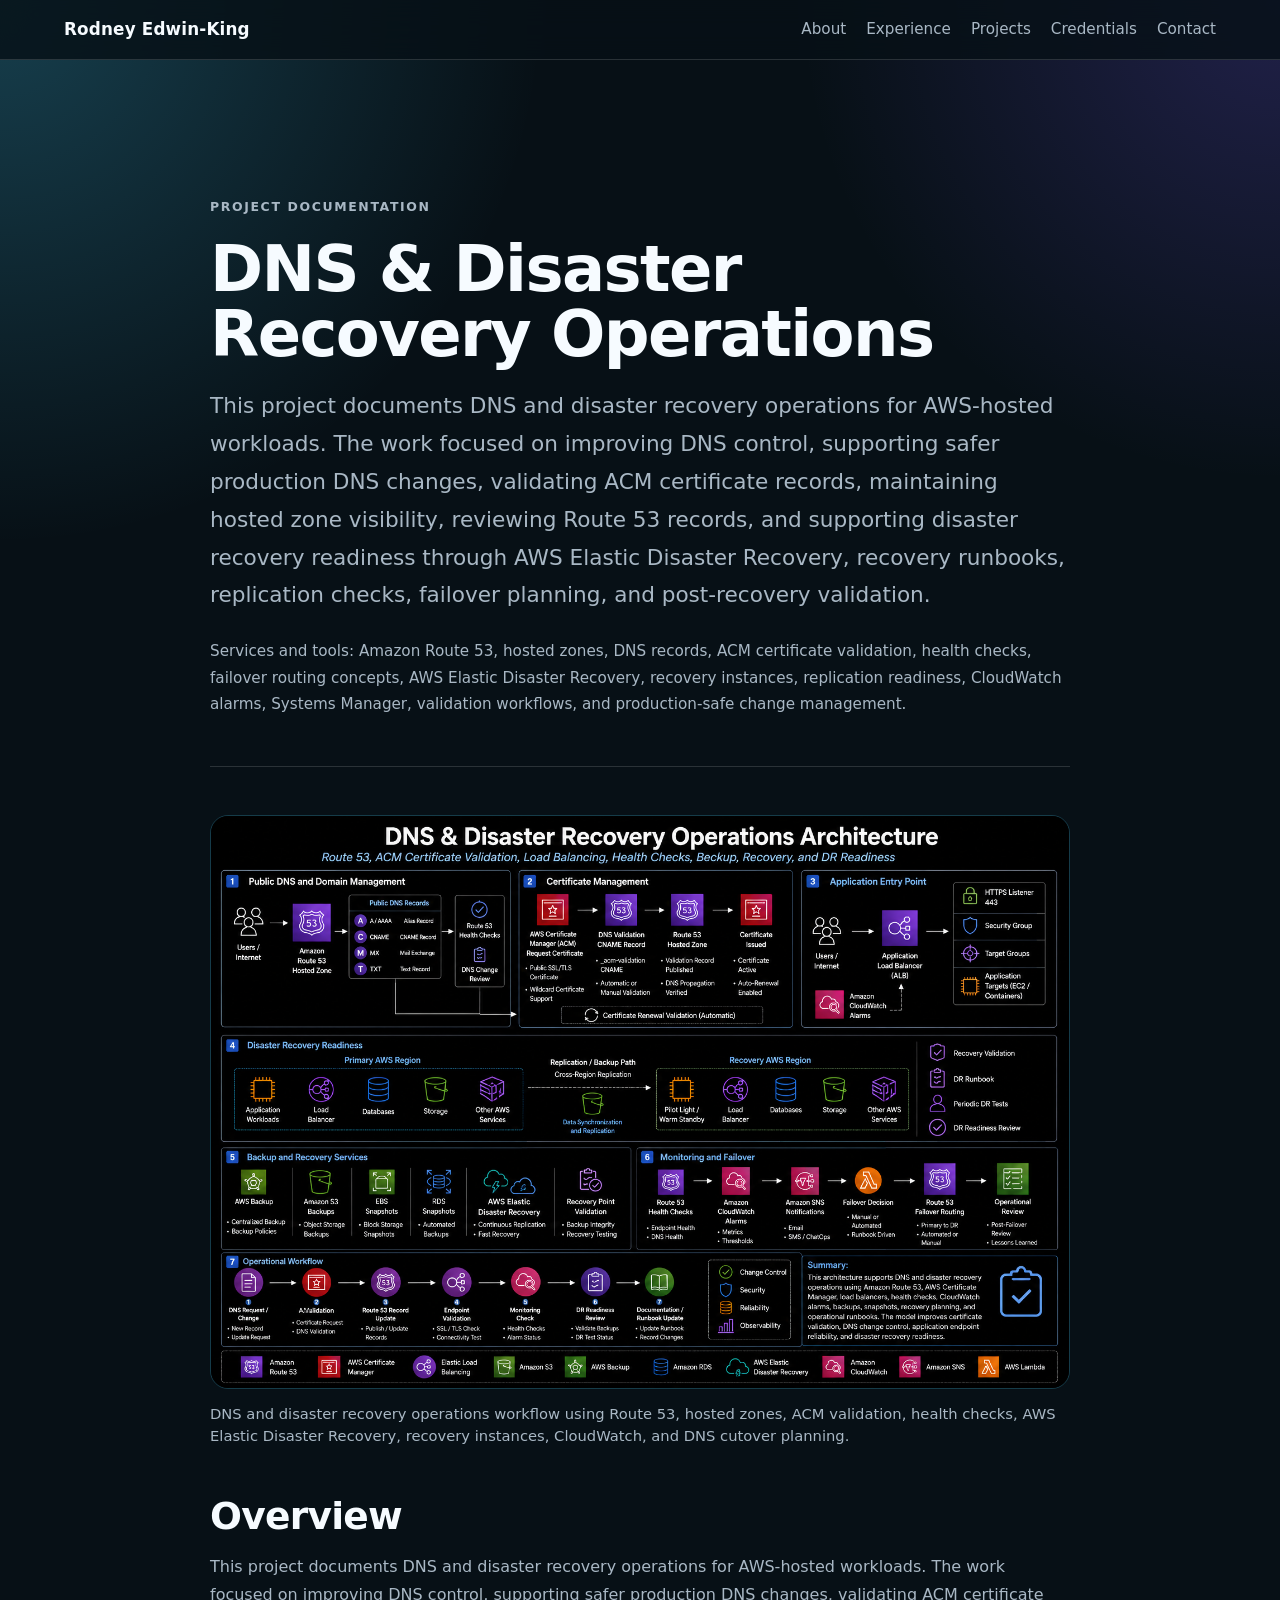
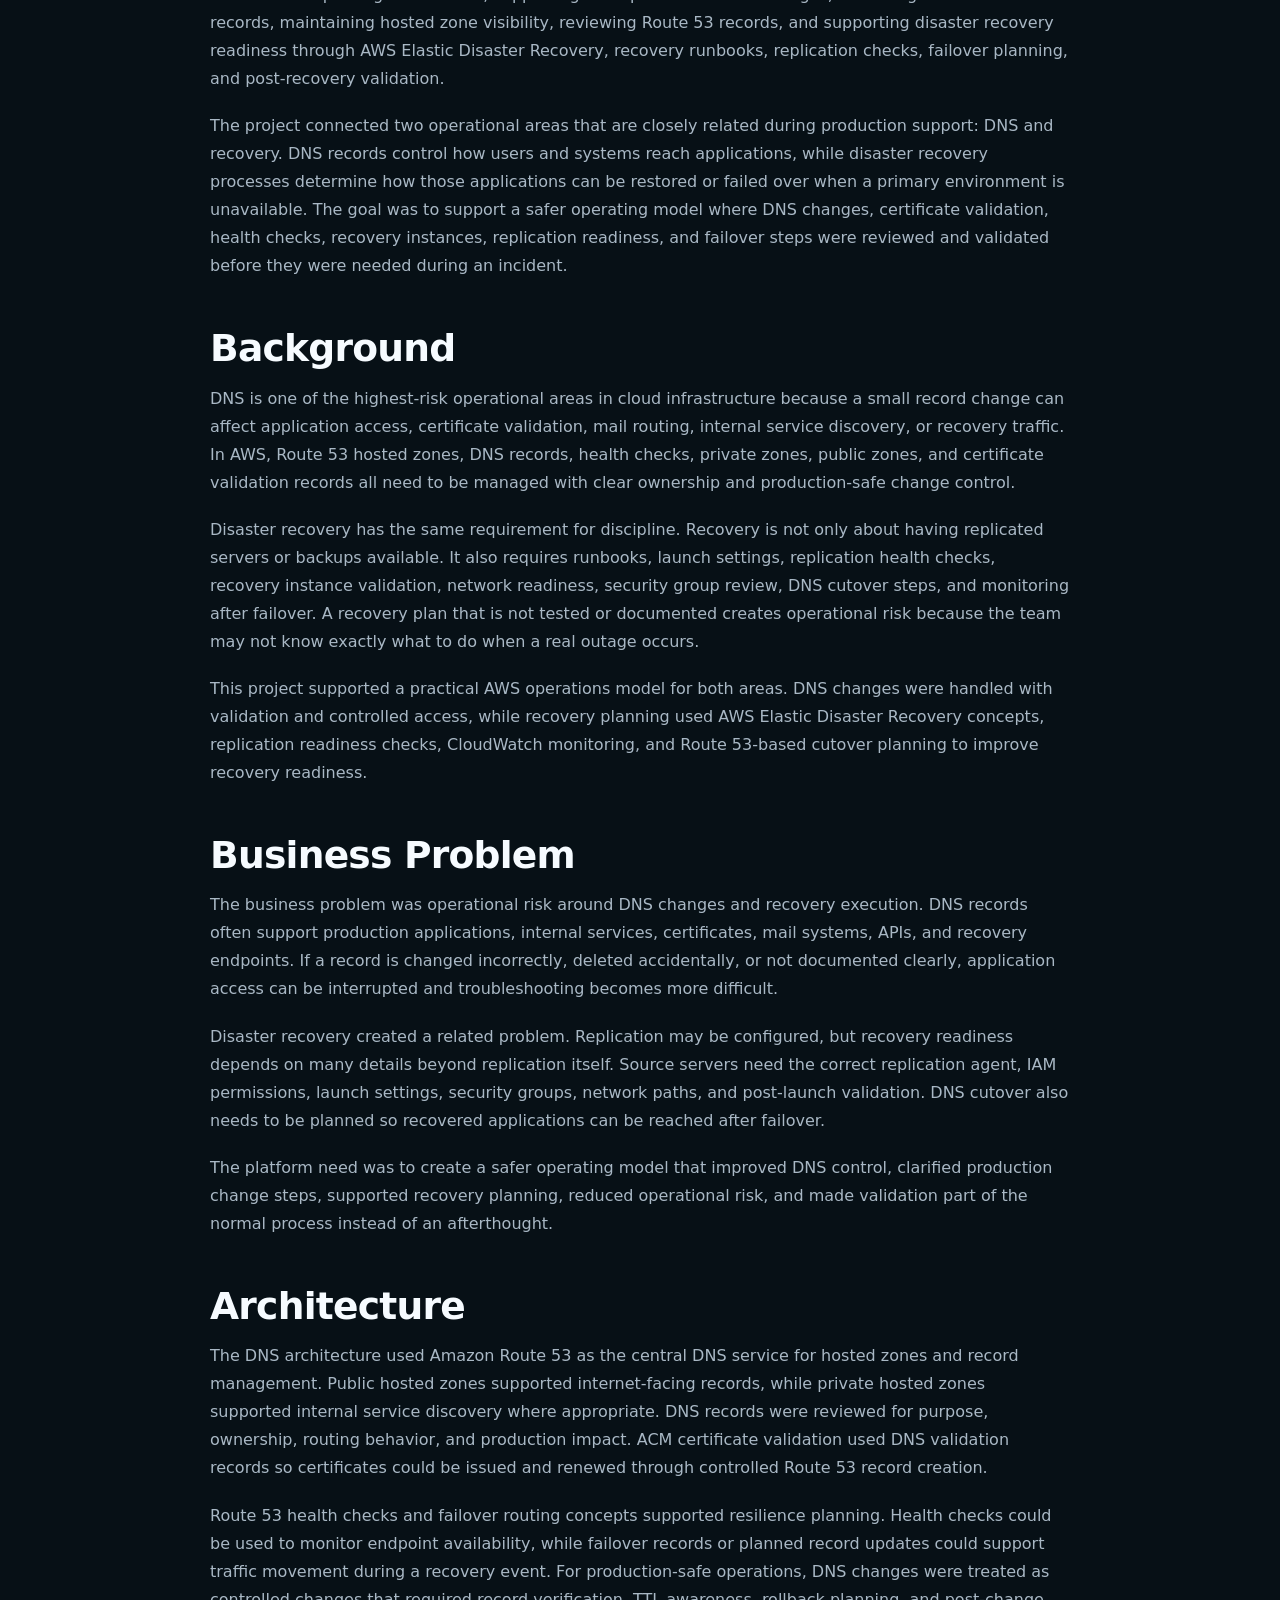
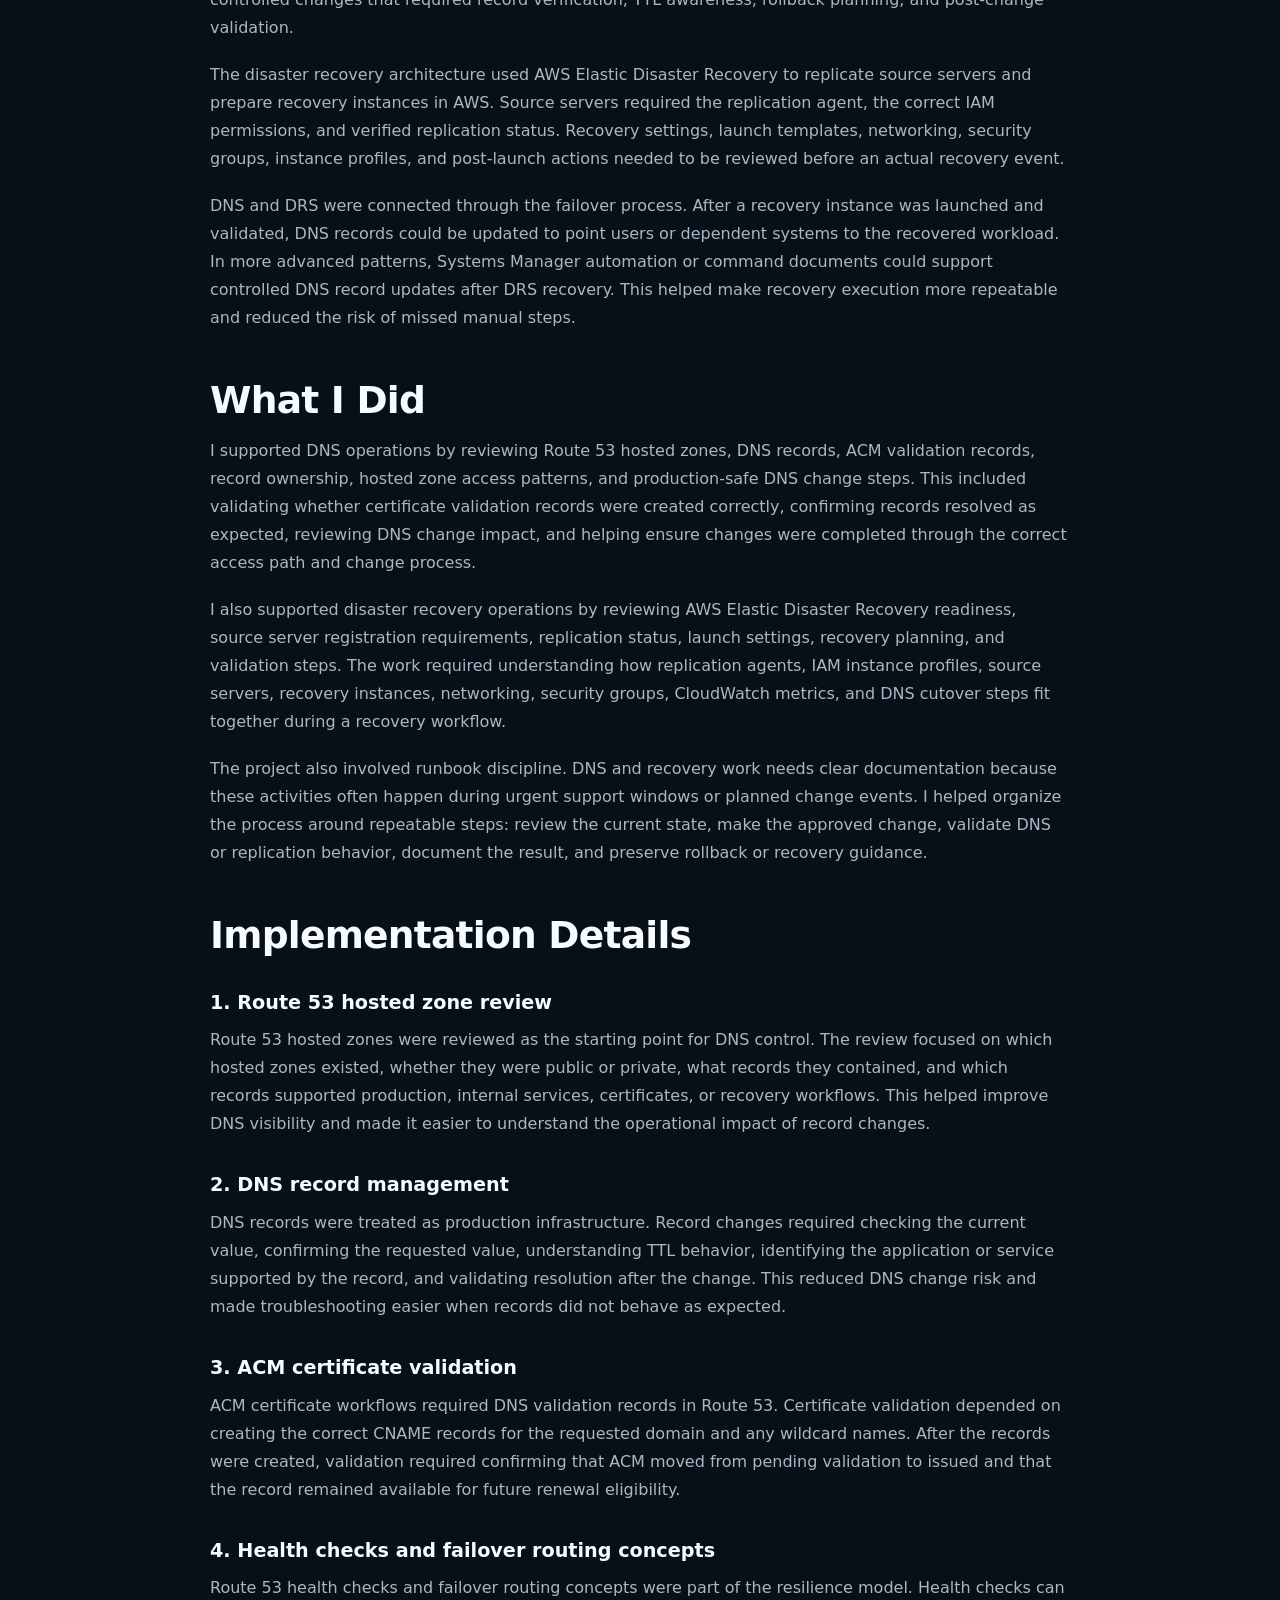
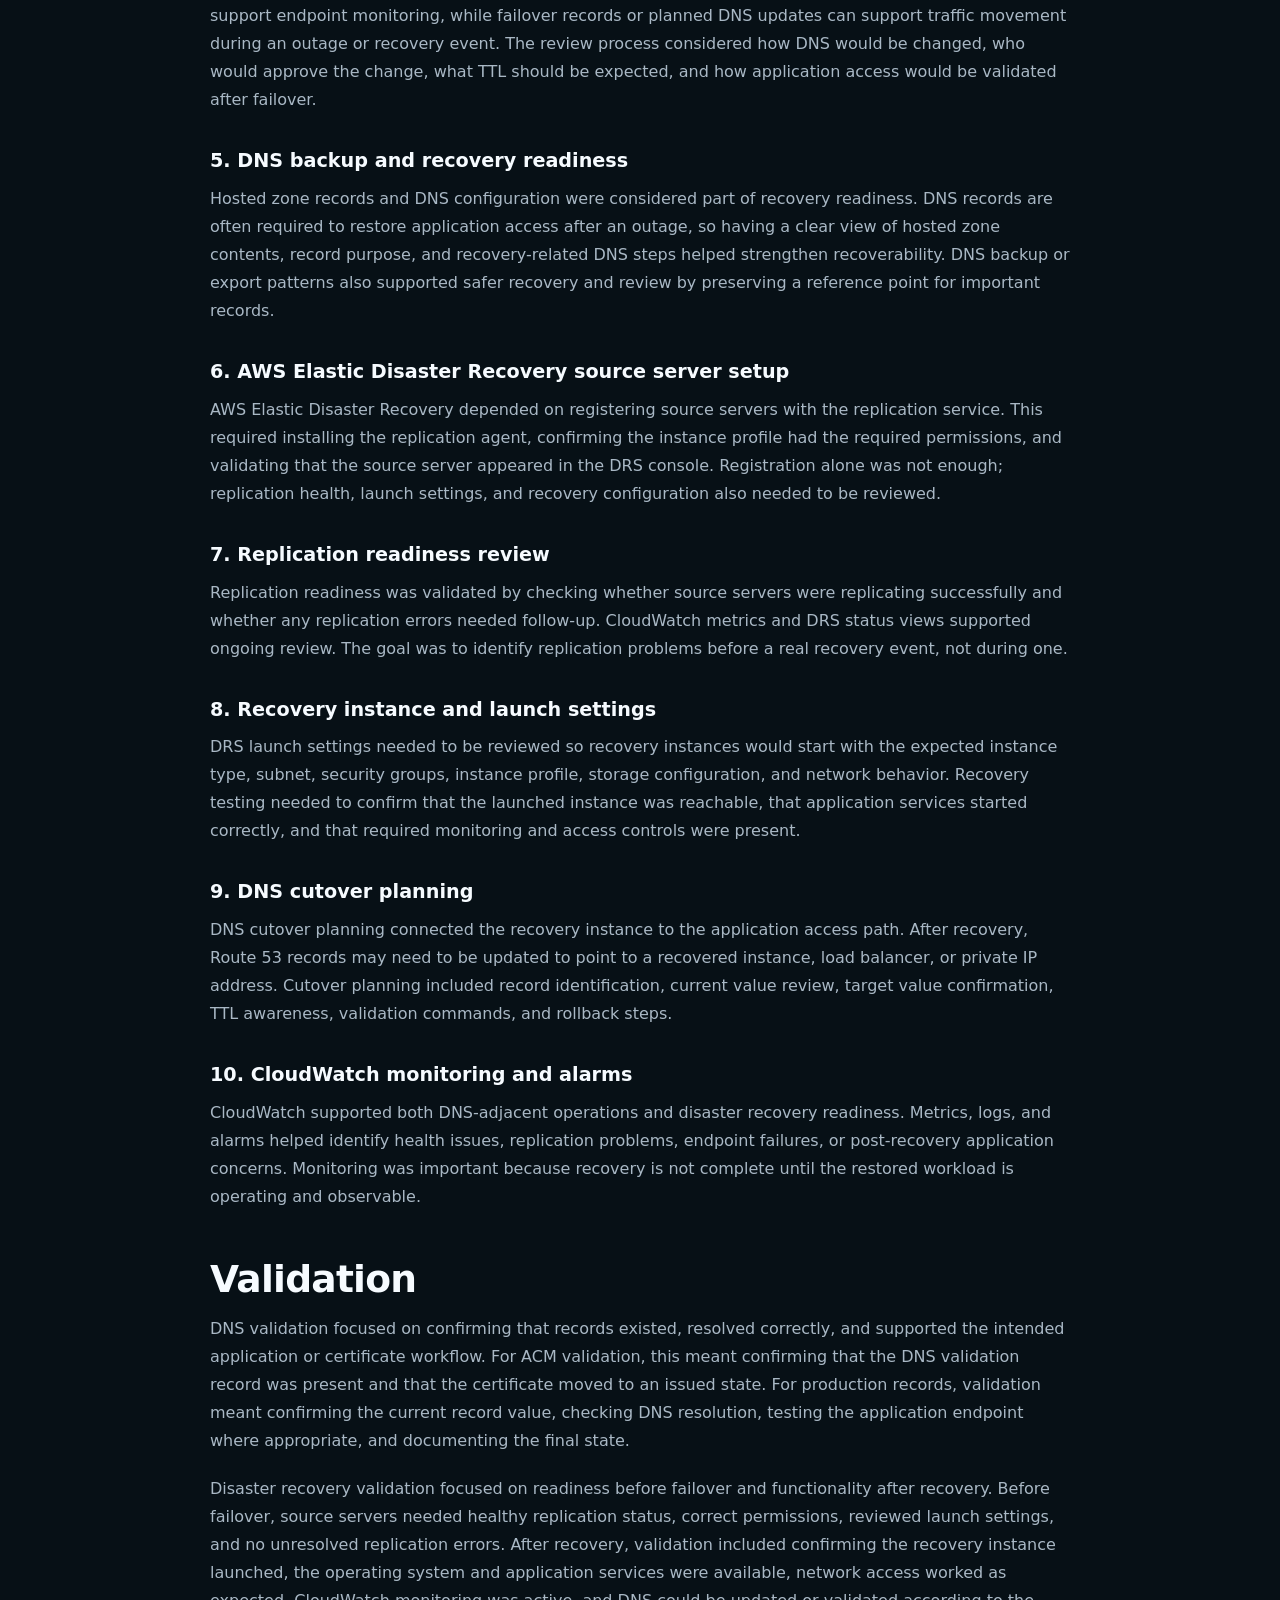
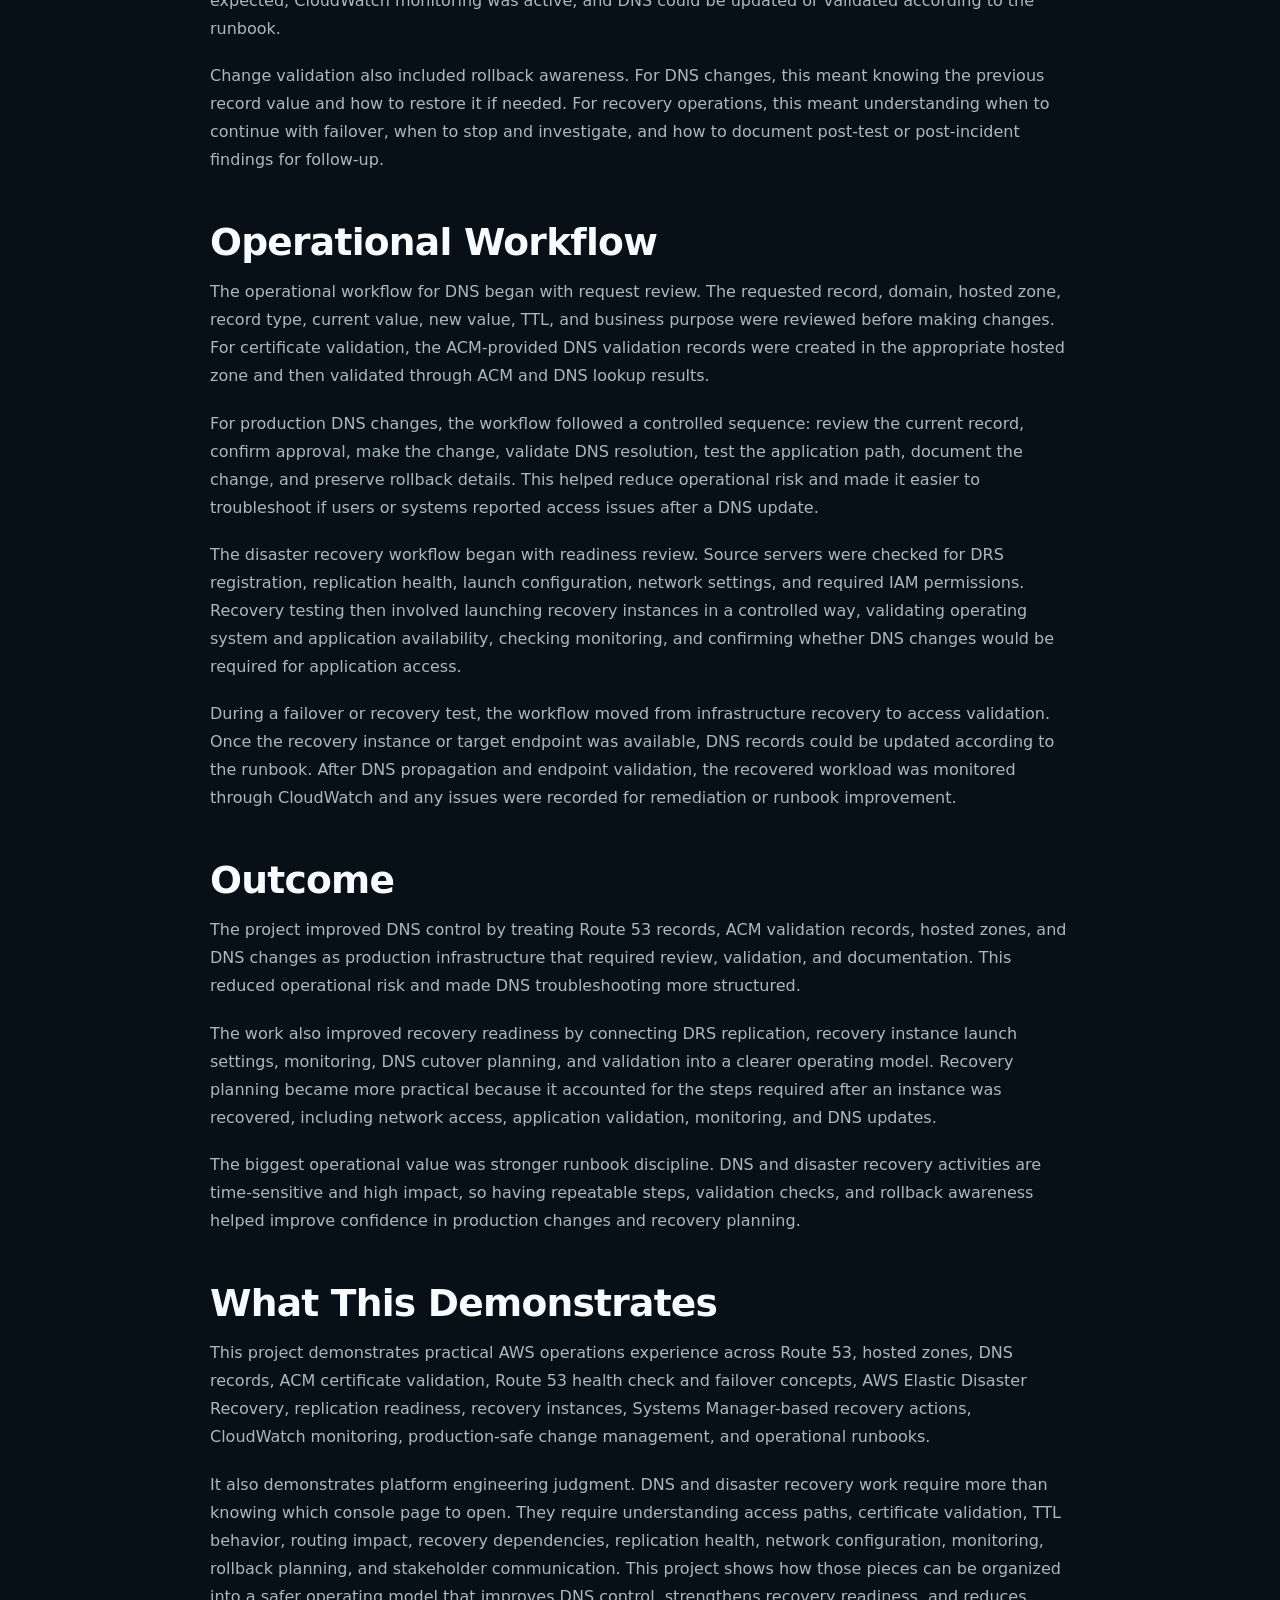
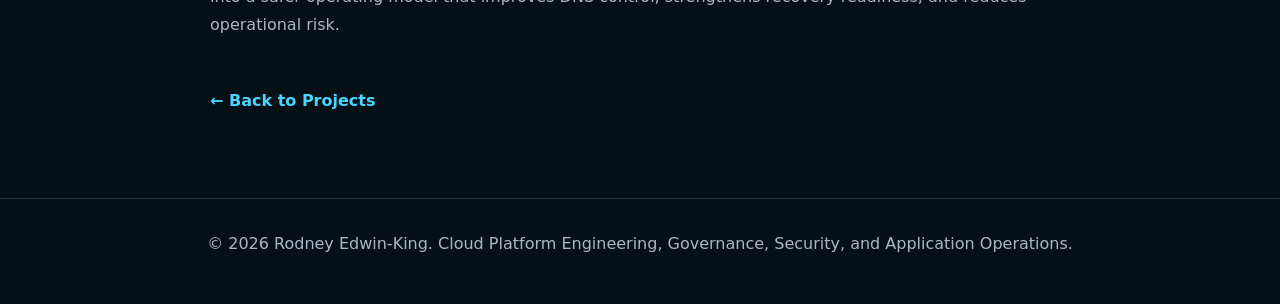
<file: projects/dns-disaster-recovery-operations.html>
<!doctype html>
<html lang="en">
  <head>
    <meta charset="utf-8">
    <meta name="viewport" content="width=device-width, initial-scale=1">
    <title>DNS & Disaster Recovery Operations | Rodney Edwin-King</title>
    <meta name="description" content="DNS & Disaster Recovery Operations documentation-style portfolio case study.">
    <link rel="stylesheet" href="../styles.css">
  </head>

  <body>
    <header class="site-header">
      <a class="brand" href="../index.html">Rodney Edwin-King</a>
      <nav class="site-nav" aria-label="Main navigation">
        <a href="../index.html#about">About</a>
        <a href="../index.html#experience">Experience</a>
        <a href="../index.html#projects">Projects</a>
        <a href="../index.html#credentials">Credentials</a>
        <a href="../index.html#contact">Contact</a>
      </nav>
    </header>

    <main class="blog-page">
  <article class="blog-post">
    <p class="eyebrow">Project Documentation</p>

    <h1>DNS &amp; Disaster Recovery Operations</h1>

    <p class="blog-lead">
      This project documents DNS and disaster recovery operations for AWS-hosted workloads. The work focused on improving
      DNS control, supporting safer production DNS changes, validating ACM certificate records, maintaining hosted zone
      visibility, reviewing Route 53 records, and supporting disaster recovery readiness through AWS Elastic Disaster
      Recovery, recovery runbooks, replication checks, failover planning, and post-recovery validation.
    </p>

    <p class="blog-meta">
      Services and tools: Amazon Route 53, hosted zones, DNS records, ACM certificate validation, health checks,
      failover routing concepts, AWS Elastic Disaster Recovery, recovery instances, replication readiness,
      CloudWatch alarms, Systems Manager, validation workflows, and production-safe change management.
    </p>

    <hr>

    <figure class="blog-diagram architecture-image">
      <a href="../assets/images/dns-disaster-recovery-operations.png" target="_blank" rel="noopener">
        <img src="../assets/images/dns-disaster-recovery-operations.png" alt="DNS & Disaster Recovery Operations architecture diagram" class="project-diagram" style="display:block; width:100%; max-width:100%; height:auto; cursor: zoom-in;">
      </a>
      <figcaption>
        DNS and disaster recovery operations workflow using Route 53, hosted zones, ACM validation, health checks,
        AWS Elastic Disaster Recovery, recovery instances, CloudWatch, and DNS cutover planning.
      </figcaption>
    </figure>

    <h2>Overview</h2>

    <p>
      This project documents DNS and disaster recovery operations for AWS-hosted workloads. The work focused on improving
      DNS control, supporting safer production DNS changes, validating ACM certificate records, maintaining hosted zone
      visibility, reviewing Route 53 records, and supporting disaster recovery readiness through AWS Elastic Disaster
      Recovery, recovery runbooks, replication checks, failover planning, and post-recovery validation.
    </p>

    <p>
      The project connected two operational areas that are closely related during production support: DNS and recovery.
      DNS records control how users and systems reach applications, while disaster recovery processes determine how those
      applications can be restored or failed over when a primary environment is unavailable. The goal was to support a
      safer operating model where DNS changes, certificate validation, health checks, recovery instances, replication
      readiness, and failover steps were reviewed and validated before they were needed during an incident.
    </p>

    <h2>Background</h2>

    <p>
      DNS is one of the highest-risk operational areas in cloud infrastructure because a small record change can affect
      application access, certificate validation, mail routing, internal service discovery, or recovery traffic. In AWS,
      Route 53 hosted zones, DNS records, health checks, private zones, public zones, and certificate validation records
      all need to be managed with clear ownership and production-safe change control.
    </p>

    <p>
      Disaster recovery has the same requirement for discipline. Recovery is not only about having replicated servers or
      backups available. It also requires runbooks, launch settings, replication health checks, recovery instance validation,
      network readiness, security group review, DNS cutover steps, and monitoring after failover. A recovery plan that is
      not tested or documented creates operational risk because the team may not know exactly what to do when a real
      outage occurs.
    </p>

    <p>
      This project supported a practical AWS operations model for both areas. DNS changes were handled with validation and
      controlled access, while recovery planning used AWS Elastic Disaster Recovery concepts, replication readiness checks,
      CloudWatch monitoring, and Route 53-based cutover planning to improve recovery readiness.
    </p>

    <h2>Business Problem</h2>

    <p>
      The business problem was operational risk around DNS changes and recovery execution. DNS records often support
      production applications, internal services, certificates, mail systems, APIs, and recovery endpoints. If a record is
      changed incorrectly, deleted accidentally, or not documented clearly, application access can be interrupted and
      troubleshooting becomes more difficult.
    </p>

    <p>
      Disaster recovery created a related problem. Replication may be configured, but recovery readiness depends on many
      details beyond replication itself. Source servers need the correct replication agent, IAM permissions, launch settings,
      security groups, network paths, and post-launch validation. DNS cutover also needs to be planned so recovered
      applications can be reached after failover.
    </p>

    <p>
      The platform need was to create a safer operating model that improved DNS control, clarified production change steps,
      supported recovery planning, reduced operational risk, and made validation part of the normal process instead of an
      afterthought.
    </p>

    <h2>Architecture</h2>

    <p>
      The DNS architecture used Amazon Route 53 as the central DNS service for hosted zones and record management. Public
      hosted zones supported internet-facing records, while private hosted zones supported internal service discovery where
      appropriate. DNS records were reviewed for purpose, ownership, routing behavior, and production impact. ACM
      certificate validation used DNS validation records so certificates could be issued and renewed through controlled
      Route 53 record creation.
    </p>

    

    <p>
      Route 53 health checks and failover routing concepts supported resilience planning. Health checks could be used to
      monitor endpoint availability, while failover records or planned record updates could support traffic movement during
      a recovery event. For production-safe operations, DNS changes were treated as controlled changes that required record
      verification, TTL awareness, rollback planning, and post-change validation.
    </p>

    <p>
      The disaster recovery architecture used AWS Elastic Disaster Recovery to replicate source servers and prepare recovery
      instances in AWS. Source servers required the replication agent, the correct IAM permissions, and verified replication
      status. Recovery settings, launch templates, networking, security groups, instance profiles, and post-launch actions
      needed to be reviewed before an actual recovery event.
    </p>

    <p>
      DNS and DRS were connected through the failover process. After a recovery instance was launched and validated, DNS
      records could be updated to point users or dependent systems to the recovered workload. In more advanced patterns,
      Systems Manager automation or command documents could support controlled DNS record updates after DRS recovery. This
      helped make recovery execution more repeatable and reduced the risk of missed manual steps.
    </p>

    <h2>What I Did</h2>

    <p>
      I supported DNS operations by reviewing Route 53 hosted zones, DNS records, ACM validation records, record ownership,
      hosted zone access patterns, and production-safe DNS change steps. This included validating whether certificate
      validation records were created correctly, confirming records resolved as expected, reviewing DNS change impact, and
      helping ensure changes were completed through the correct access path and change process.
    </p>

    <p>
      I also supported disaster recovery operations by reviewing AWS Elastic Disaster Recovery readiness, source server
      registration requirements, replication status, launch settings, recovery planning, and validation steps. The work
      required understanding how replication agents, IAM instance profiles, source servers, recovery instances, networking,
      security groups, CloudWatch metrics, and DNS cutover steps fit together during a recovery workflow.
    </p>

    <p>
      The project also involved runbook discipline. DNS and recovery work needs clear documentation because these activities
      often happen during urgent support windows or planned change events. I helped organize the process around repeatable
      steps: review the current state, make the approved change, validate DNS or replication behavior, document the result,
      and preserve rollback or recovery guidance.
    </p>

    <h2>Implementation Details</h2>

    <h3>1. Route 53 hosted zone review</h3>
    <p>
      Route 53 hosted zones were reviewed as the starting point for DNS control. The review focused on which hosted zones
      existed, whether they were public or private, what records they contained, and which records supported production,
      internal services, certificates, or recovery workflows. This helped improve DNS visibility and made it easier to
      understand the operational impact of record changes.
    </p>

    <h3>2. DNS record management</h3>
    <p>
      DNS records were treated as production infrastructure. Record changes required checking the current value, confirming
      the requested value, understanding TTL behavior, identifying the application or service supported by the record, and
      validating resolution after the change. This reduced DNS change risk and made troubleshooting easier when records did
      not behave as expected.
    </p>

    <h3>3. ACM certificate validation</h3>
    <p>
      ACM certificate workflows required DNS validation records in Route 53. Certificate validation depended on creating
      the correct CNAME records for the requested domain and any wildcard names. After the records were created, validation
      required confirming that ACM moved from pending validation to issued and that the record remained available for future
      renewal eligibility.
    </p>

    <h3>4. Health checks and failover routing concepts</h3>
    <p>
      Route 53 health checks and failover routing concepts were part of the resilience model. Health checks can support
      endpoint monitoring, while failover records or planned DNS updates can support traffic movement during an outage or
      recovery event. The review process considered how DNS would be changed, who would approve the change, what TTL should
      be expected, and how application access would be validated after failover.
    </p>

    <h3>5. DNS backup and recovery readiness</h3>
    <p>
      Hosted zone records and DNS configuration were considered part of recovery readiness. DNS records are often required
      to restore application access after an outage, so having a clear view of hosted zone contents, record purpose, and
      recovery-related DNS steps helped strengthen recoverability. DNS backup or export patterns also supported safer
      recovery and review by preserving a reference point for important records.
    </p>

    <h3>6. AWS Elastic Disaster Recovery source server setup</h3>
    <p>
      AWS Elastic Disaster Recovery depended on registering source servers with the replication service. This required
      installing the replication agent, confirming the instance profile had the required permissions, and validating that
      the source server appeared in the DRS console. Registration alone was not enough; replication health, launch settings,
      and recovery configuration also needed to be reviewed.
    </p>

    <h3>7. Replication readiness review</h3>
    <p>
      Replication readiness was validated by checking whether source servers were replicating successfully and whether any
      replication errors needed follow-up. CloudWatch metrics and DRS status views supported ongoing review. The goal was
      to identify replication problems before a real recovery event, not during one.
    </p>

    <h3>8. Recovery instance and launch settings</h3>
    <p>
      DRS launch settings needed to be reviewed so recovery instances would start with the expected instance type, subnet,
      security groups, instance profile, storage configuration, and network behavior. Recovery testing needed to confirm
      that the launched instance was reachable, that application services started correctly, and that required monitoring
      and access controls were present.
    </p>

    <h3>9. DNS cutover planning</h3>
    <p>
      DNS cutover planning connected the recovery instance to the application access path. After recovery, Route 53 records
      may need to be updated to point to a recovered instance, load balancer, or private IP address. Cutover planning
      included record identification, current value review, target value confirmation, TTL awareness, validation commands,
      and rollback steps.
    </p>

    <h3>10. CloudWatch monitoring and alarms</h3>
    <p>
      CloudWatch supported both DNS-adjacent operations and disaster recovery readiness. Metrics, logs, and alarms helped
      identify health issues, replication problems, endpoint failures, or post-recovery application concerns. Monitoring
      was important because recovery is not complete until the restored workload is operating and observable.
    </p>

    <h2>Validation</h2>

    <p>
      DNS validation focused on confirming that records existed, resolved correctly, and supported the intended application
      or certificate workflow. For ACM validation, this meant confirming that the DNS validation record was present and that
      the certificate moved to an issued state. For production records, validation meant confirming the current record value,
      checking DNS resolution, testing the application endpoint where appropriate, and documenting the final state.
    </p>

    <p>
      Disaster recovery validation focused on readiness before failover and functionality after recovery. Before failover,
      source servers needed healthy replication status, correct permissions, reviewed launch settings, and no unresolved
      replication errors. After recovery, validation included confirming the recovery instance launched, the operating
      system and application services were available, network access worked as expected, CloudWatch monitoring was active,
      and DNS could be updated or validated according to the runbook.
    </p>

    <p>
      Change validation also included rollback awareness. For DNS changes, this meant knowing the previous record value and
      how to restore it if needed. For recovery operations, this meant understanding when to continue with failover, when
      to stop and investigate, and how to document post-test or post-incident findings for follow-up.
    </p>

    <h2>Operational Workflow</h2>

    <p>
      The operational workflow for DNS began with request review. The requested record, domain, hosted zone, record type,
      current value, new value, TTL, and business purpose were reviewed before making changes. For certificate validation,
      the ACM-provided DNS validation records were created in the appropriate hosted zone and then validated through ACM and
      DNS lookup results.
    </p>

    <p>
      For production DNS changes, the workflow followed a controlled sequence: review the current record, confirm approval,
      make the change, validate DNS resolution, test the application path, document the change, and preserve rollback
      details. This helped reduce operational risk and made it easier to troubleshoot if users or systems reported access
      issues after a DNS update.
    </p>

    <p>
      The disaster recovery workflow began with readiness review. Source servers were checked for DRS registration,
      replication health, launch configuration, network settings, and required IAM permissions. Recovery testing then
      involved launching recovery instances in a controlled way, validating operating system and application availability,
      checking monitoring, and confirming whether DNS changes would be required for application access.
    </p>

    <p>
      During a failover or recovery test, the workflow moved from infrastructure recovery to access validation. Once the
      recovery instance or target endpoint was available, DNS records could be updated according to the runbook. After DNS
      propagation and endpoint validation, the recovered workload was monitored through CloudWatch and any issues were
      recorded for remediation or runbook improvement.
    </p>

    <h2>Outcome</h2>

    <p>
      The project improved DNS control by treating Route 53 records, ACM validation records, hosted zones, and DNS changes
      as production infrastructure that required review, validation, and documentation. This reduced operational risk and
      made DNS troubleshooting more structured.
    </p>

    <p>
      The work also improved recovery readiness by connecting DRS replication, recovery instance launch settings, monitoring,
      DNS cutover planning, and validation into a clearer operating model. Recovery planning became more practical because
      it accounted for the steps required after an instance was recovered, including network access, application validation,
      monitoring, and DNS updates.
    </p>

    <p>
      The biggest operational value was stronger runbook discipline. DNS and disaster recovery activities are time-sensitive
      and high impact, so having repeatable steps, validation checks, and rollback awareness helped improve confidence in
      production changes and recovery planning.
    </p>

    <h2>What This Demonstrates</h2>

    <p>
      This project demonstrates practical AWS operations experience across Route 53, hosted zones, DNS records, ACM
      certificate validation, Route 53 health check and failover concepts, AWS Elastic Disaster Recovery, replication
      readiness, recovery instances, Systems Manager-based recovery actions, CloudWatch monitoring, production-safe change
      management, and operational runbooks.
    </p>

    <p>
      It also demonstrates platform engineering judgment. DNS and disaster recovery work require more than knowing which
      console page to open. They require understanding access paths, certificate validation, TTL behavior, routing impact,
      recovery dependencies, replication health, network configuration, monitoring, rollback planning, and stakeholder
      communication. This project shows how those pieces can be organized into a safer operating model that improves DNS
      control, strengthens recovery readiness, and reduces operational risk.
    </p>

    <p class="blog-back-link">
      <a href="../index.html#projects">&larr; Back to Projects</a>
    </p>
  </article>
</main>

    <footer class="site-footer">
      <p>&copy; <span id="year"></span> Rodney Edwin-King. Cloud Platform Engineering, Governance, Security, and Application Operations.</p>
    </footer>

    <script src="../script.js"></script>
  </body>
</html>
</file>
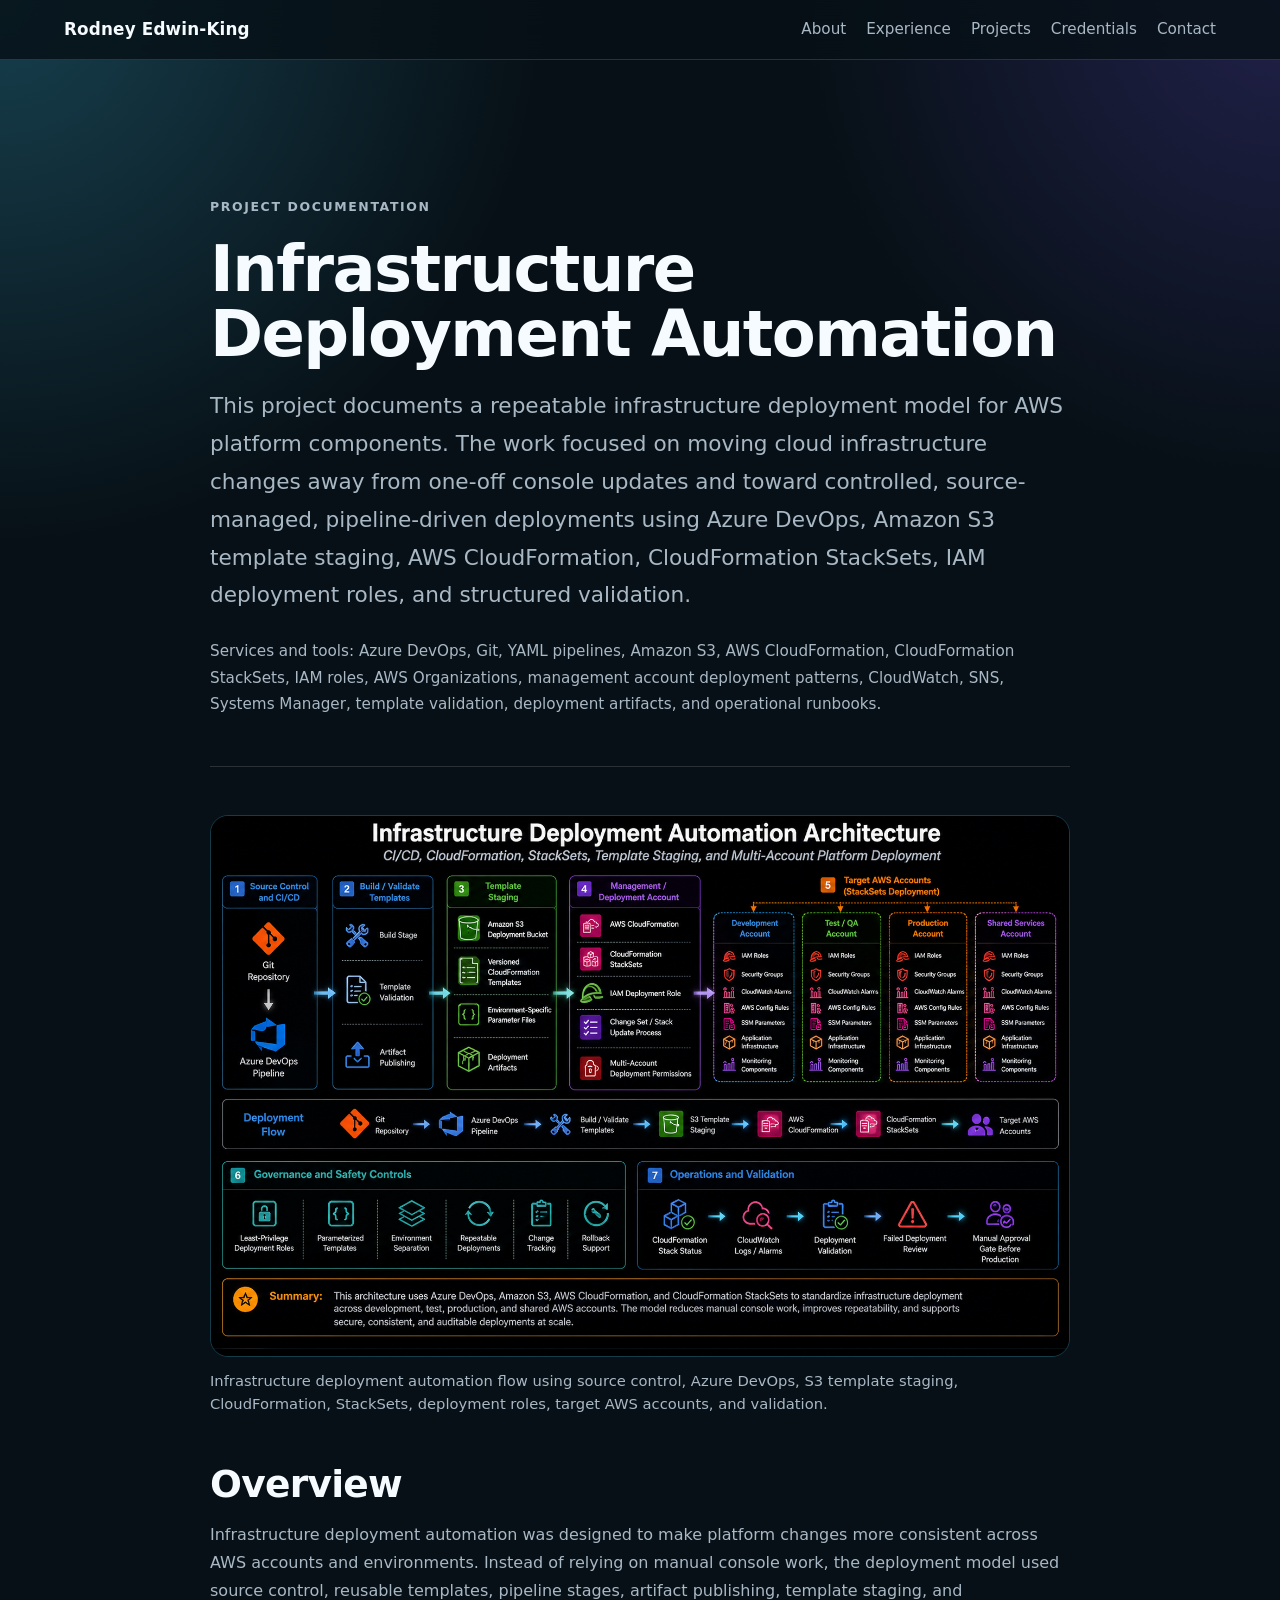
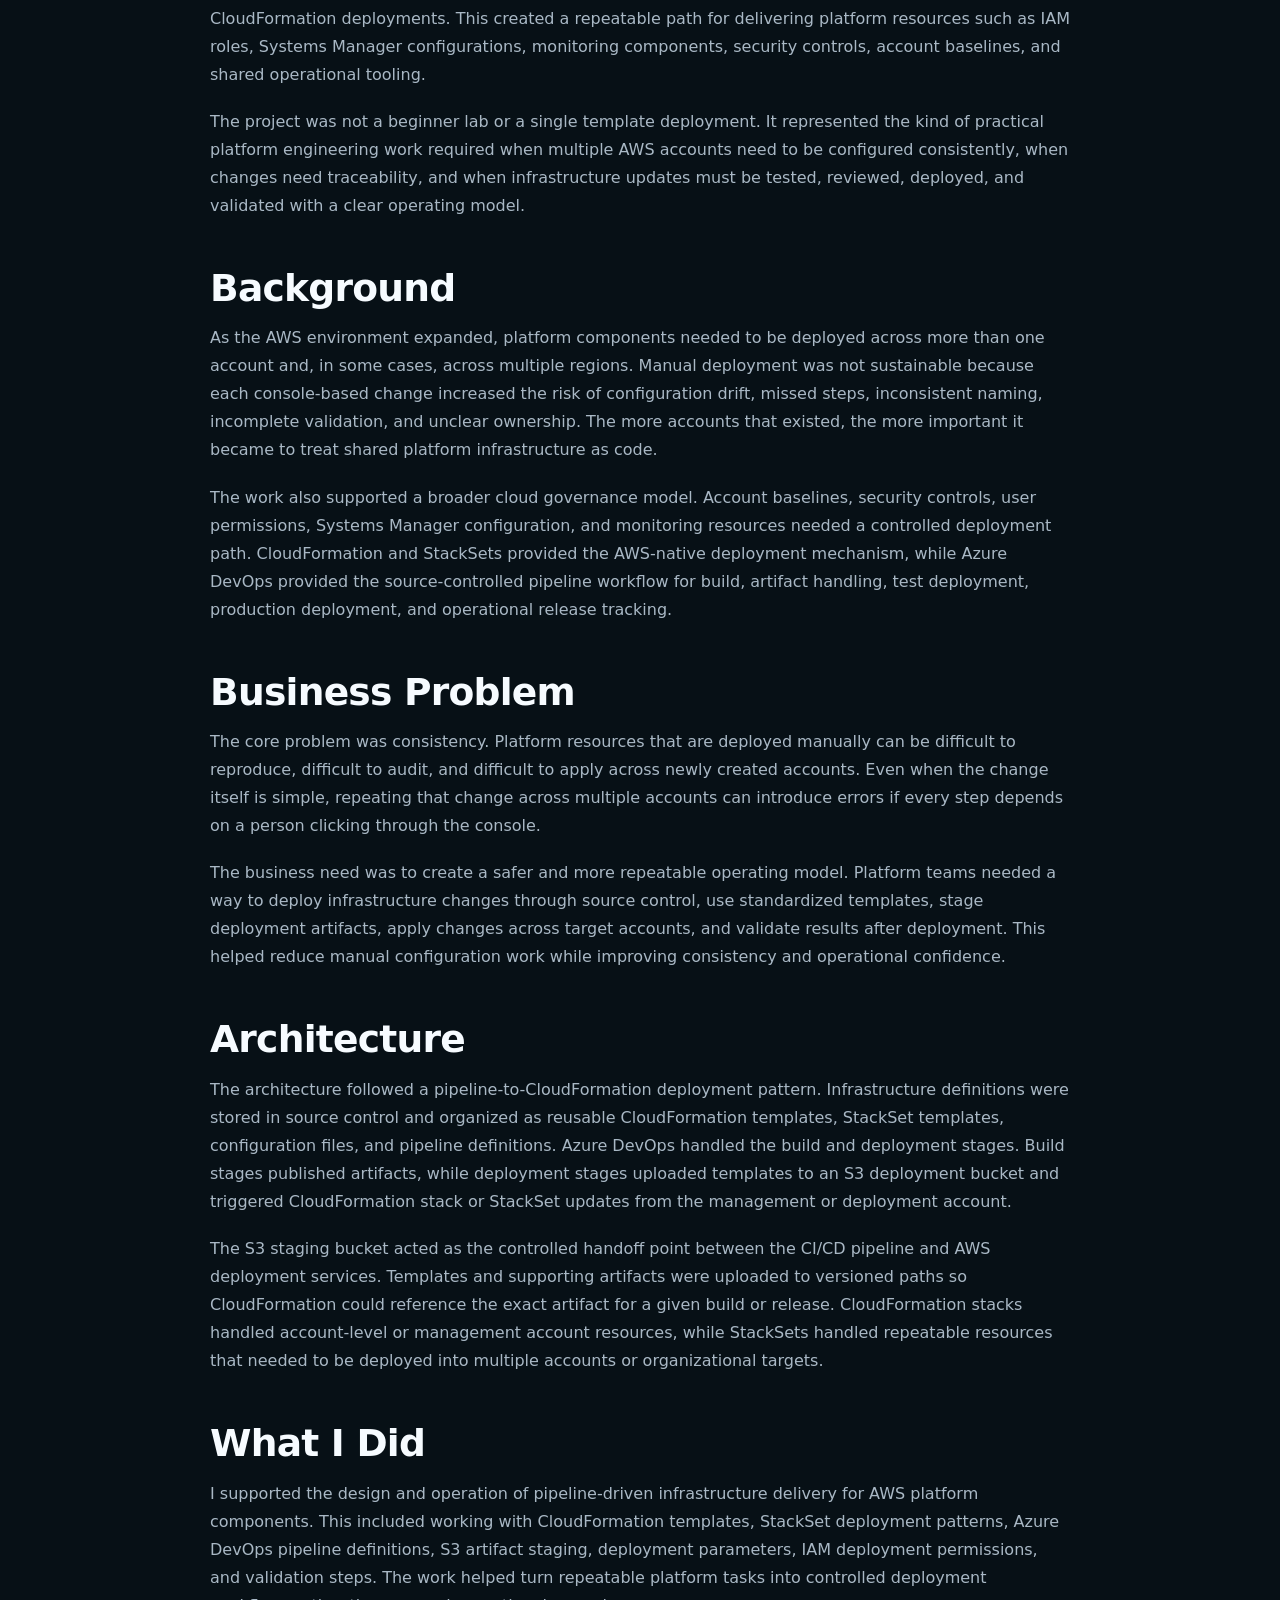
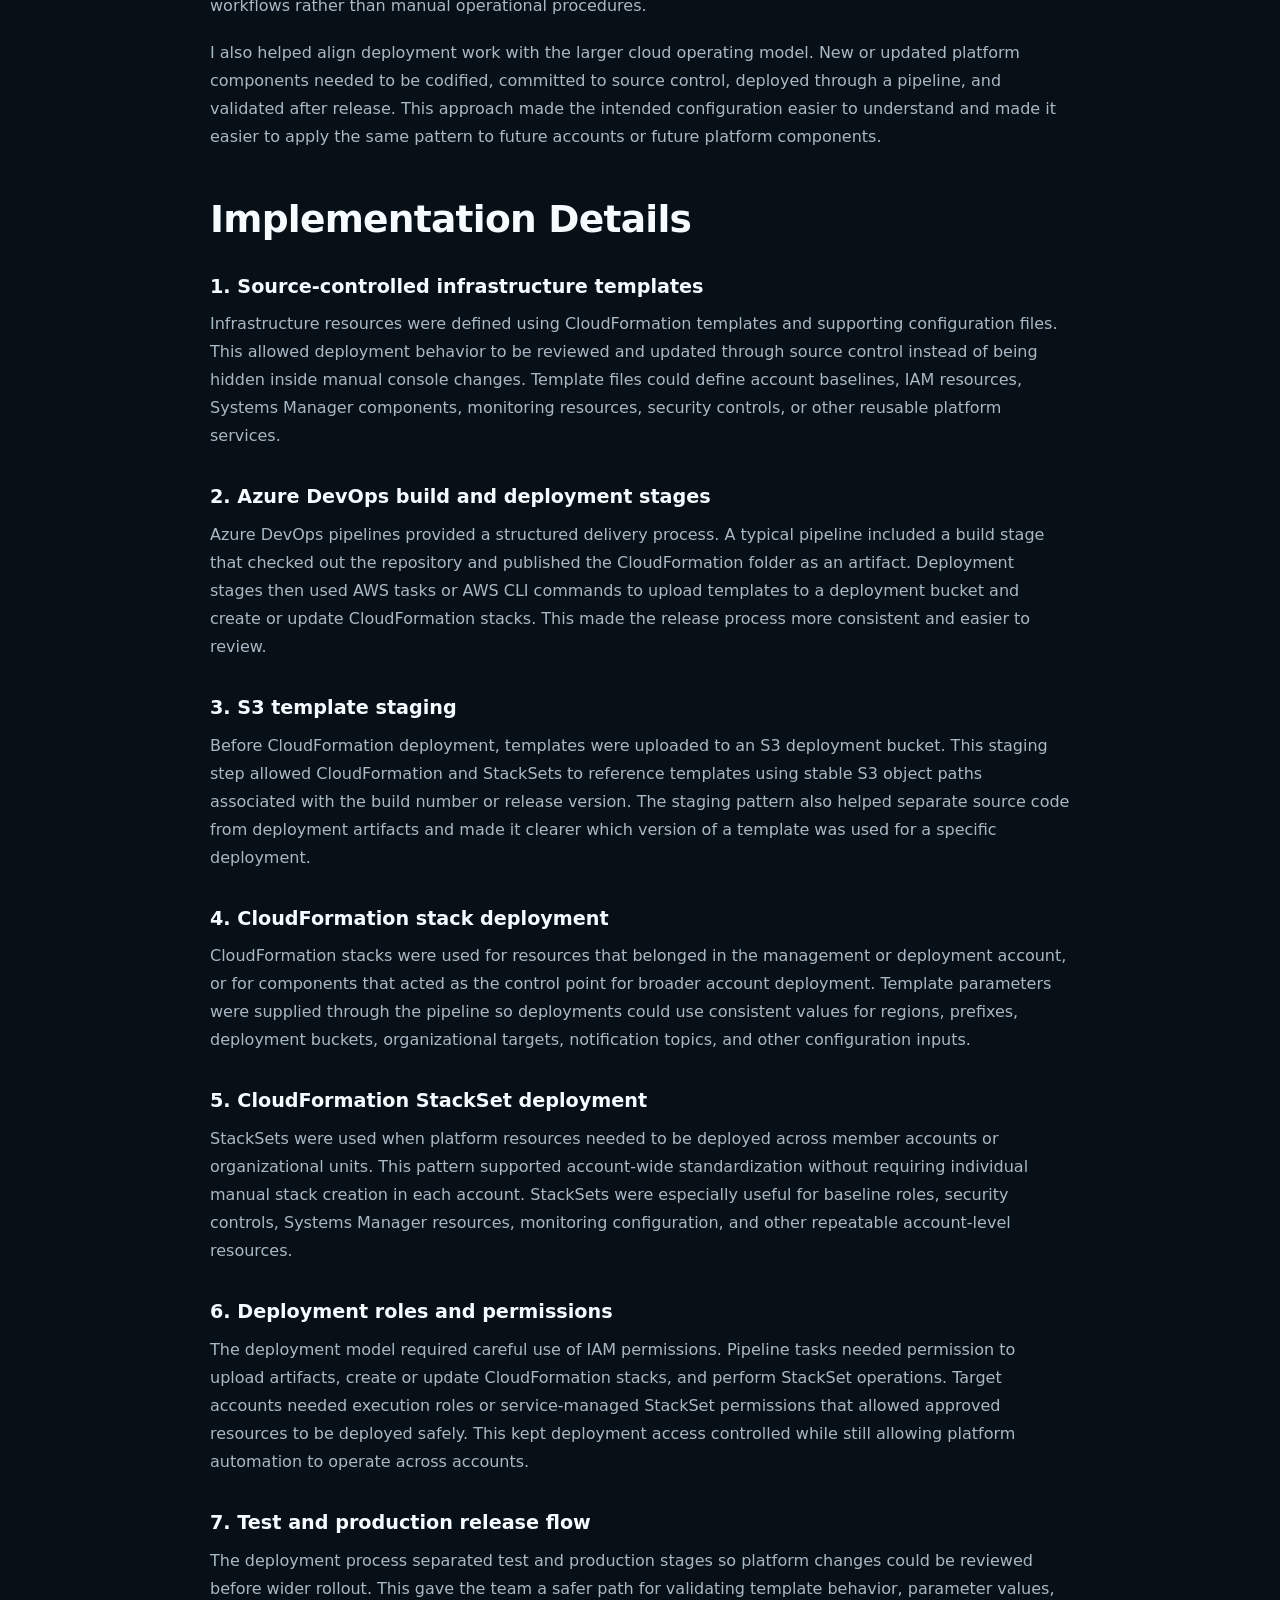
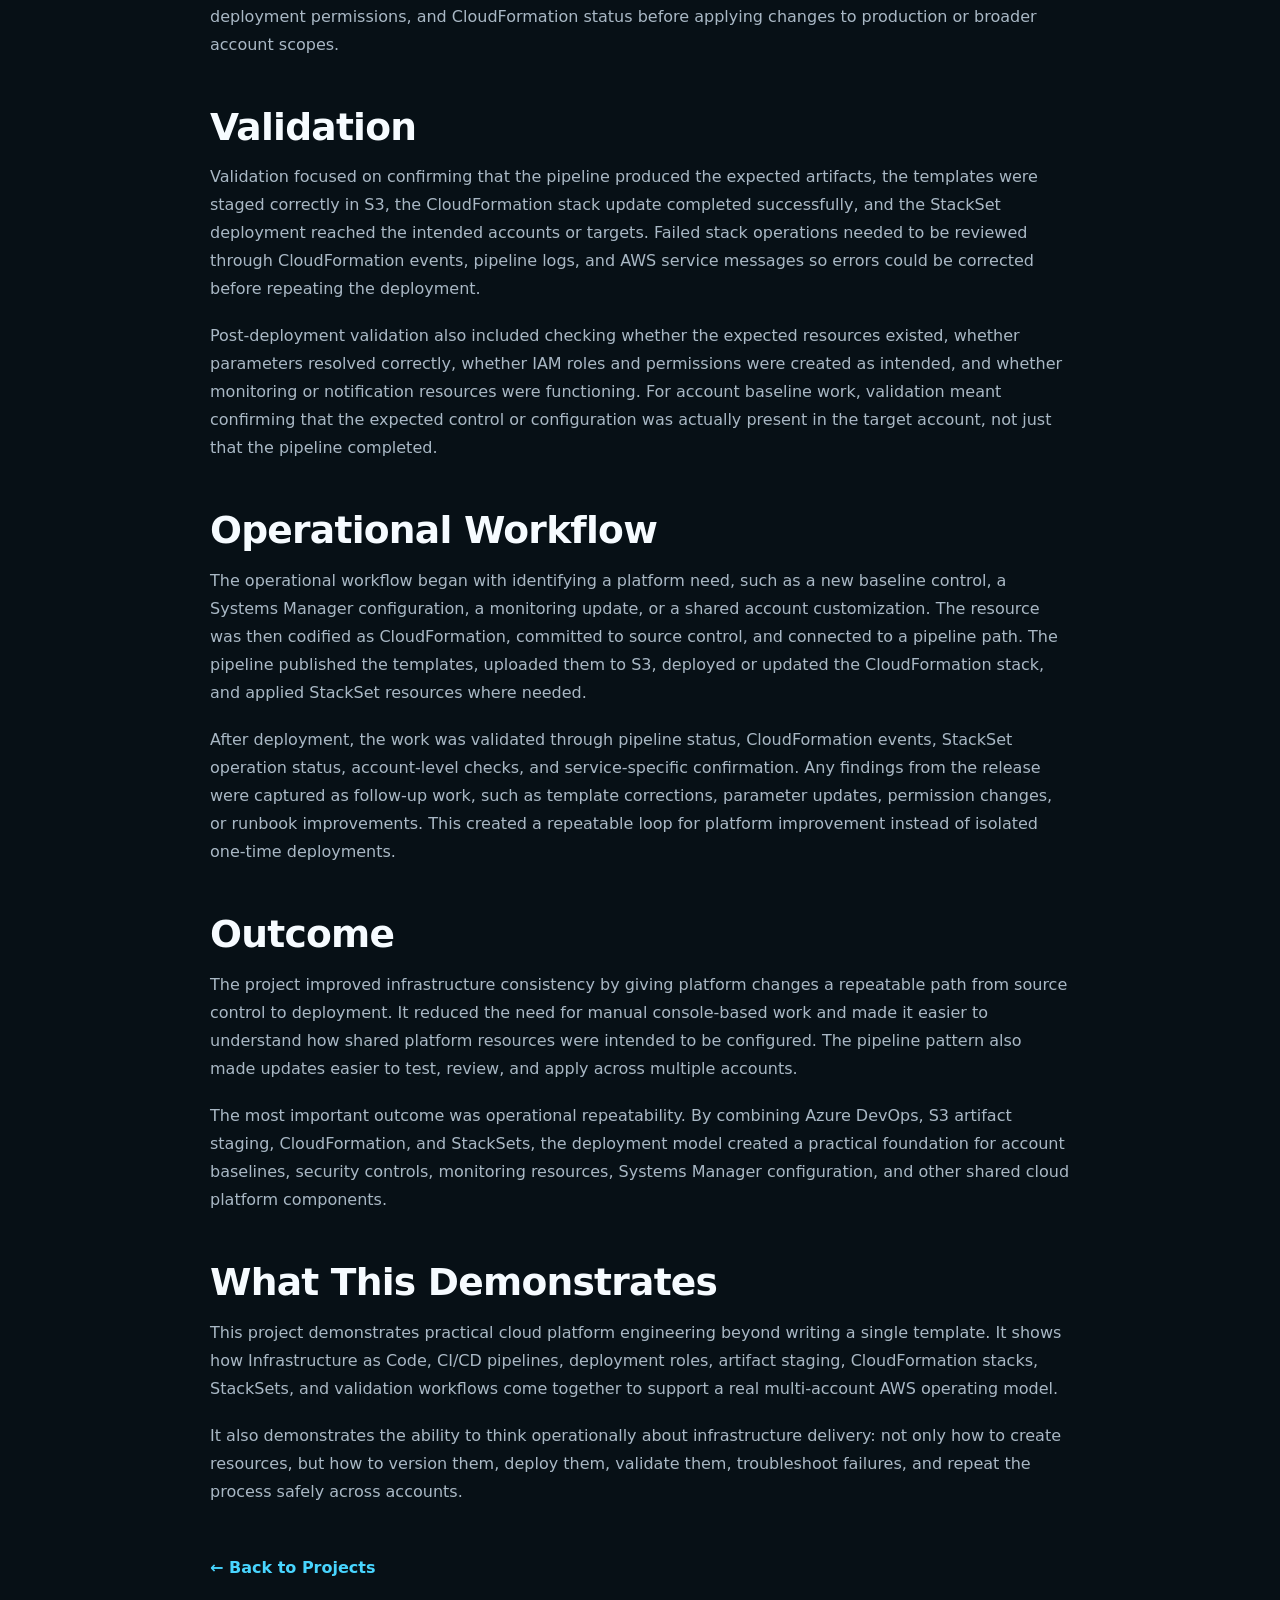
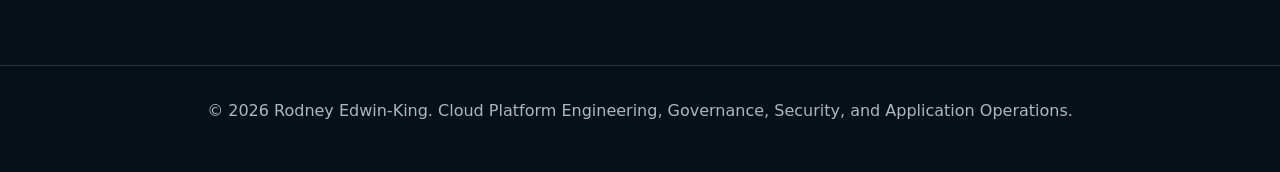
<file: projects/infrastructure-deployment-automation.html>
<!doctype html>
<html lang="en">
  <head>
    <meta charset="utf-8">
    <meta name="viewport" content="width=device-width, initial-scale=1">
    <title>Infrastructure Deployment Automation | Rodney Edwin-King</title>
    <meta name="description" content="Infrastructure Deployment Automation documentation-style portfolio case study.">
    <link rel="stylesheet" href="../styles.css">
  </head>

  <body>
    <header class="site-header">
      <a class="brand" href="../index.html">Rodney Edwin-King</a>
      <nav class="site-nav" aria-label="Main navigation">
        <a href="../index.html#about">About</a>
        <a href="../index.html#experience">Experience</a>
        <a href="../index.html#projects">Projects</a>
        <a href="../index.html#credentials">Credentials</a>
        <a href="../index.html#contact">Contact</a>
      </nav>
    </header>

    <main class="blog-page">
  <article class="blog-post">
    <p class="eyebrow">Project Documentation</p>

    <h1>Infrastructure Deployment Automation</h1>

    <p class="blog-lead">
      This project documents a repeatable infrastructure deployment model for AWS platform components. The work
      focused on moving cloud infrastructure changes away from one-off console updates and toward controlled,
      source-managed, pipeline-driven deployments using Azure DevOps, Amazon S3 template staging, AWS CloudFormation,
      CloudFormation StackSets, IAM deployment roles, and structured validation.
    </p>

    <p class="blog-meta">
      Services and tools: Azure DevOps, Git, YAML pipelines, Amazon S3, AWS CloudFormation, CloudFormation StackSets,
      IAM roles, AWS Organizations, management account deployment patterns, CloudWatch, SNS, Systems Manager,
      template validation, deployment artifacts, and operational runbooks.
    </p>

    <hr>

    <figure class="blog-diagram architecture-image">
      <a href="../assets/images/infrastructure-deployment-automation.png" target="_blank" rel="noopener">
        <img src="../assets/images/infrastructure-deployment-automation.png" alt="Infrastructure Deployment Automation architecture diagram" class="project-diagram" style="display:block; width:100%; max-width:100%; height:auto; cursor: zoom-in;">
      </a>
      <figcaption>
        Infrastructure deployment automation flow using source control, Azure DevOps, S3 template staging,
        CloudFormation, StackSets, deployment roles, target AWS accounts, and validation.
      </figcaption>
    </figure>

    <h2>Overview</h2>

    <p>
      Infrastructure deployment automation was designed to make platform changes more consistent across AWS accounts
      and environments. Instead of relying on manual console work, the deployment model used source control,
      reusable templates, pipeline stages, artifact publishing, template staging, and CloudFormation deployments.
      This created a repeatable path for delivering platform resources such as IAM roles, Systems Manager
      configurations, monitoring components, security controls, account baselines, and shared operational tooling.
    </p>

    <p>
      The project was not a beginner lab or a single template deployment. It represented the kind of practical
      platform engineering work required when multiple AWS accounts need to be configured consistently, when changes
      need traceability, and when infrastructure updates must be tested, reviewed, deployed, and validated with a
      clear operating model.
    </p>

    <h2>Background</h2>

    <p>
      As the AWS environment expanded, platform components needed to be deployed across more than one account and,
      in some cases, across multiple regions. Manual deployment was not sustainable because each console-based
      change increased the risk of configuration drift, missed steps, inconsistent naming, incomplete validation,
      and unclear ownership. The more accounts that existed, the more important it became to treat shared platform
      infrastructure as code.
    </p>

    <p>
      The work also supported a broader cloud governance model. Account baselines, security controls, user
      permissions, Systems Manager configuration, and monitoring resources needed a controlled deployment path.
      CloudFormation and StackSets provided the AWS-native deployment mechanism, while Azure DevOps provided the
      source-controlled pipeline workflow for build, artifact handling, test deployment, production deployment, and
      operational release tracking.
    </p>

    <h2>Business Problem</h2>

    <p>
      The core problem was consistency. Platform resources that are deployed manually can be difficult to reproduce,
      difficult to audit, and difficult to apply across newly created accounts. Even when the change itself is
      simple, repeating that change across multiple accounts can introduce errors if every step depends on a person
      clicking through the console.
    </p>

    <p>
      The business need was to create a safer and more repeatable operating model. Platform teams needed a way to
      deploy infrastructure changes through source control, use standardized templates, stage deployment artifacts,
      apply changes across target accounts, and validate results after deployment. This helped reduce manual
      configuration work while improving consistency and operational confidence.
    </p>

    <h2>Architecture</h2>

    <p>
      The architecture followed a pipeline-to-CloudFormation deployment pattern. Infrastructure definitions were
      stored in source control and organized as reusable CloudFormation templates, StackSet templates, configuration
      files, and pipeline definitions. Azure DevOps handled the build and deployment stages. Build stages published
      artifacts, while deployment stages uploaded templates to an S3 deployment bucket and triggered CloudFormation
      stack or StackSet updates from the management or deployment account.
    </p>

    

    <p>
      The S3 staging bucket acted as the controlled handoff point between the CI/CD pipeline and AWS deployment
      services. Templates and supporting artifacts were uploaded to versioned paths so CloudFormation could reference
      the exact artifact for a given build or release. CloudFormation stacks handled account-level or management
      account resources, while StackSets handled repeatable resources that needed to be deployed into multiple
      accounts or organizational targets.
    </p>

    <h2>What I Did</h2>

    <p>
      I supported the design and operation of pipeline-driven infrastructure delivery for AWS platform components.
      This included working with CloudFormation templates, StackSet deployment patterns, Azure DevOps pipeline
      definitions, S3 artifact staging, deployment parameters, IAM deployment permissions, and validation steps.
      The work helped turn repeatable platform tasks into controlled deployment workflows rather than manual
      operational procedures.
    </p>

    <p>
      I also helped align deployment work with the larger cloud operating model. New or updated platform components
      needed to be codified, committed to source control, deployed through a pipeline, and validated after release.
      This approach made the intended configuration easier to understand and made it easier to apply the same
      pattern to future accounts or future platform components.
    </p>

    <h2>Implementation Details</h2>

    <h3>1. Source-controlled infrastructure templates</h3>
    <p>
      Infrastructure resources were defined using CloudFormation templates and supporting configuration files.
      This allowed deployment behavior to be reviewed and updated through source control instead of being hidden
      inside manual console changes. Template files could define account baselines, IAM resources, Systems Manager
      components, monitoring resources, security controls, or other reusable platform services.
    </p>

    <h3>2. Azure DevOps build and deployment stages</h3>
    <p>
      Azure DevOps pipelines provided a structured delivery process. A typical pipeline included a build stage that
      checked out the repository and published the CloudFormation folder as an artifact. Deployment stages then used
      AWS tasks or AWS CLI commands to upload templates to a deployment bucket and create or update CloudFormation
      stacks. This made the release process more consistent and easier to review.
    </p>

    <h3>3. S3 template staging</h3>
    <p>
      Before CloudFormation deployment, templates were uploaded to an S3 deployment bucket. This staging step allowed
      CloudFormation and StackSets to reference templates using stable S3 object paths associated with the build
      number or release version. The staging pattern also helped separate source code from deployment artifacts and
      made it clearer which version of a template was used for a specific deployment.
    </p>

    <h3>4. CloudFormation stack deployment</h3>
    <p>
      CloudFormation stacks were used for resources that belonged in the management or deployment account, or for
      components that acted as the control point for broader account deployment. Template parameters were supplied
      through the pipeline so deployments could use consistent values for regions, prefixes, deployment buckets,
      organizational targets, notification topics, and other configuration inputs.
    </p>

    <h3>5. CloudFormation StackSet deployment</h3>
    <p>
      StackSets were used when platform resources needed to be deployed across member accounts or organizational
      units. This pattern supported account-wide standardization without requiring individual manual stack creation
      in each account. StackSets were especially useful for baseline roles, security controls, Systems Manager
      resources, monitoring configuration, and other repeatable account-level resources.
    </p>

    <h3>6. Deployment roles and permissions</h3>
    <p>
      The deployment model required careful use of IAM permissions. Pipeline tasks needed permission to upload
      artifacts, create or update CloudFormation stacks, and perform StackSet operations. Target accounts needed
      execution roles or service-managed StackSet permissions that allowed approved resources to be deployed safely.
      This kept deployment access controlled while still allowing platform automation to operate across accounts.
    </p>

    <h3>7. Test and production release flow</h3>
    <p>
      The deployment process separated test and production stages so platform changes could be reviewed before wider
      rollout. This gave the team a safer path for validating template behavior, parameter values, deployment
      permissions, and CloudFormation status before applying changes to production or broader account scopes.
    </p>

    <h2>Validation</h2>

    <p>
      Validation focused on confirming that the pipeline produced the expected artifacts, the templates were staged
      correctly in S3, the CloudFormation stack update completed successfully, and the StackSet deployment reached
      the intended accounts or targets. Failed stack operations needed to be reviewed through CloudFormation events,
      pipeline logs, and AWS service messages so errors could be corrected before repeating the deployment.
    </p>

    <p>
      Post-deployment validation also included checking whether the expected resources existed, whether parameters
      resolved correctly, whether IAM roles and permissions were created as intended, and whether monitoring or
      notification resources were functioning. For account baseline work, validation meant confirming that the
      expected control or configuration was actually present in the target account, not just that the pipeline
      completed.
    </p>

    <h2>Operational Workflow</h2>

    <p>
      The operational workflow began with identifying a platform need, such as a new baseline control, a Systems
      Manager configuration, a monitoring update, or a shared account customization. The resource was then codified
      as CloudFormation, committed to source control, and connected to a pipeline path. The pipeline published the
      templates, uploaded them to S3, deployed or updated the CloudFormation stack, and applied StackSet resources
      where needed.
    </p>

    <p>
      After deployment, the work was validated through pipeline status, CloudFormation events, StackSet operation
      status, account-level checks, and service-specific confirmation. Any findings from the release were captured
      as follow-up work, such as template corrections, parameter updates, permission changes, or runbook improvements.
      This created a repeatable loop for platform improvement instead of isolated one-time deployments.
    </p>

    <h2>Outcome</h2>

    <p>
      The project improved infrastructure consistency by giving platform changes a repeatable path from source
      control to deployment. It reduced the need for manual console-based work and made it easier to understand
      how shared platform resources were intended to be configured. The pipeline pattern also made updates easier
      to test, review, and apply across multiple accounts.
    </p>

    <p>
      The most important outcome was operational repeatability. By combining Azure DevOps, S3 artifact staging,
      CloudFormation, and StackSets, the deployment model created a practical foundation for account baselines,
      security controls, monitoring resources, Systems Manager configuration, and other shared cloud platform
      components.
    </p>

    <h2>What This Demonstrates</h2>

    <p>
      This project demonstrates practical cloud platform engineering beyond writing a single template. It shows
      how Infrastructure as Code, CI/CD pipelines, deployment roles, artifact staging, CloudFormation stacks,
      StackSets, and validation workflows come together to support a real multi-account AWS operating model.
    </p>

    <p>
      It also demonstrates the ability to think operationally about infrastructure delivery: not only how to create
      resources, but how to version them, deploy them, validate them, troubleshoot failures, and repeat the process
      safely across accounts.
    </p>

    <p class="blog-back-link">
      <a href="../index.html#projects">&larr; Back to Projects</a>
    </p>
  </article>
</main>

    <footer class="site-footer">
      <p>&copy; <span id="year"></span> Rodney Edwin-King. Cloud Platform Engineering, Governance, Security, and Application Operations.</p>
    </footer>

    <script src="../script.js"></script>
  </body>
</html>
</file>
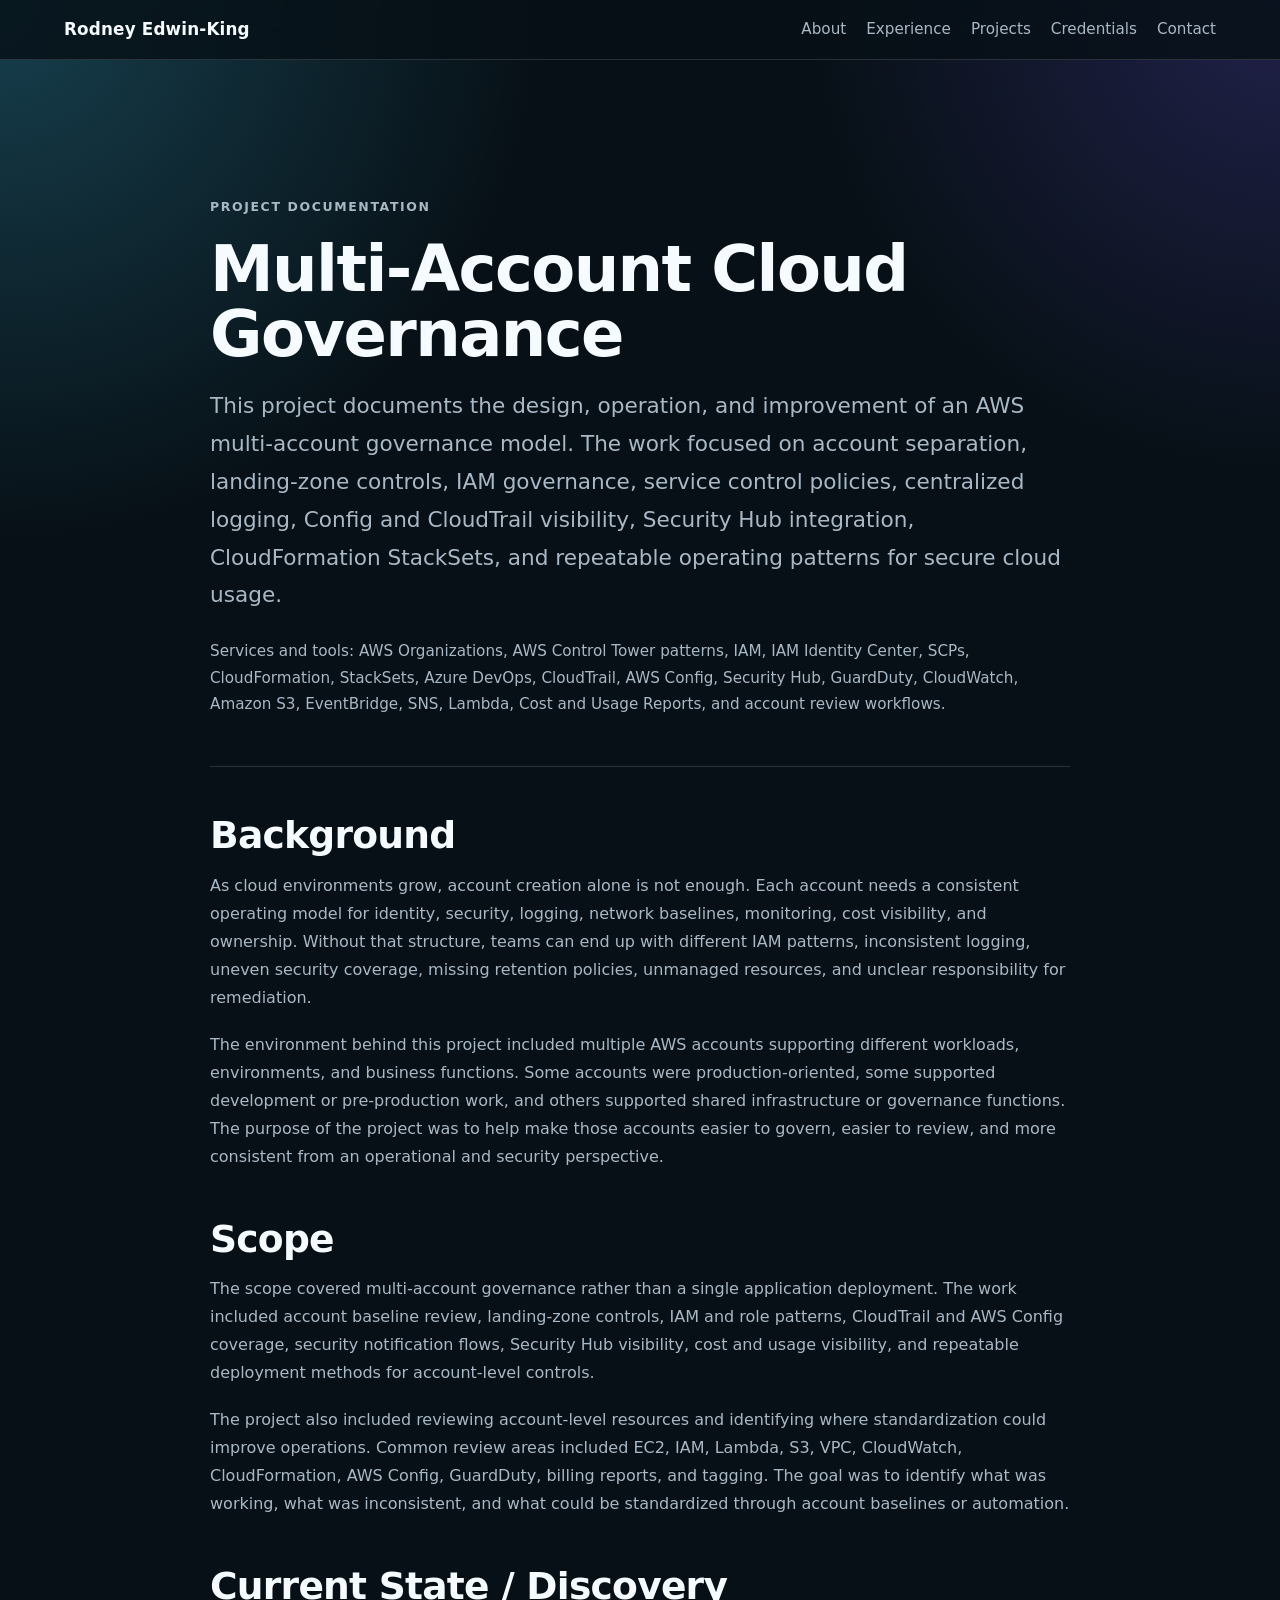
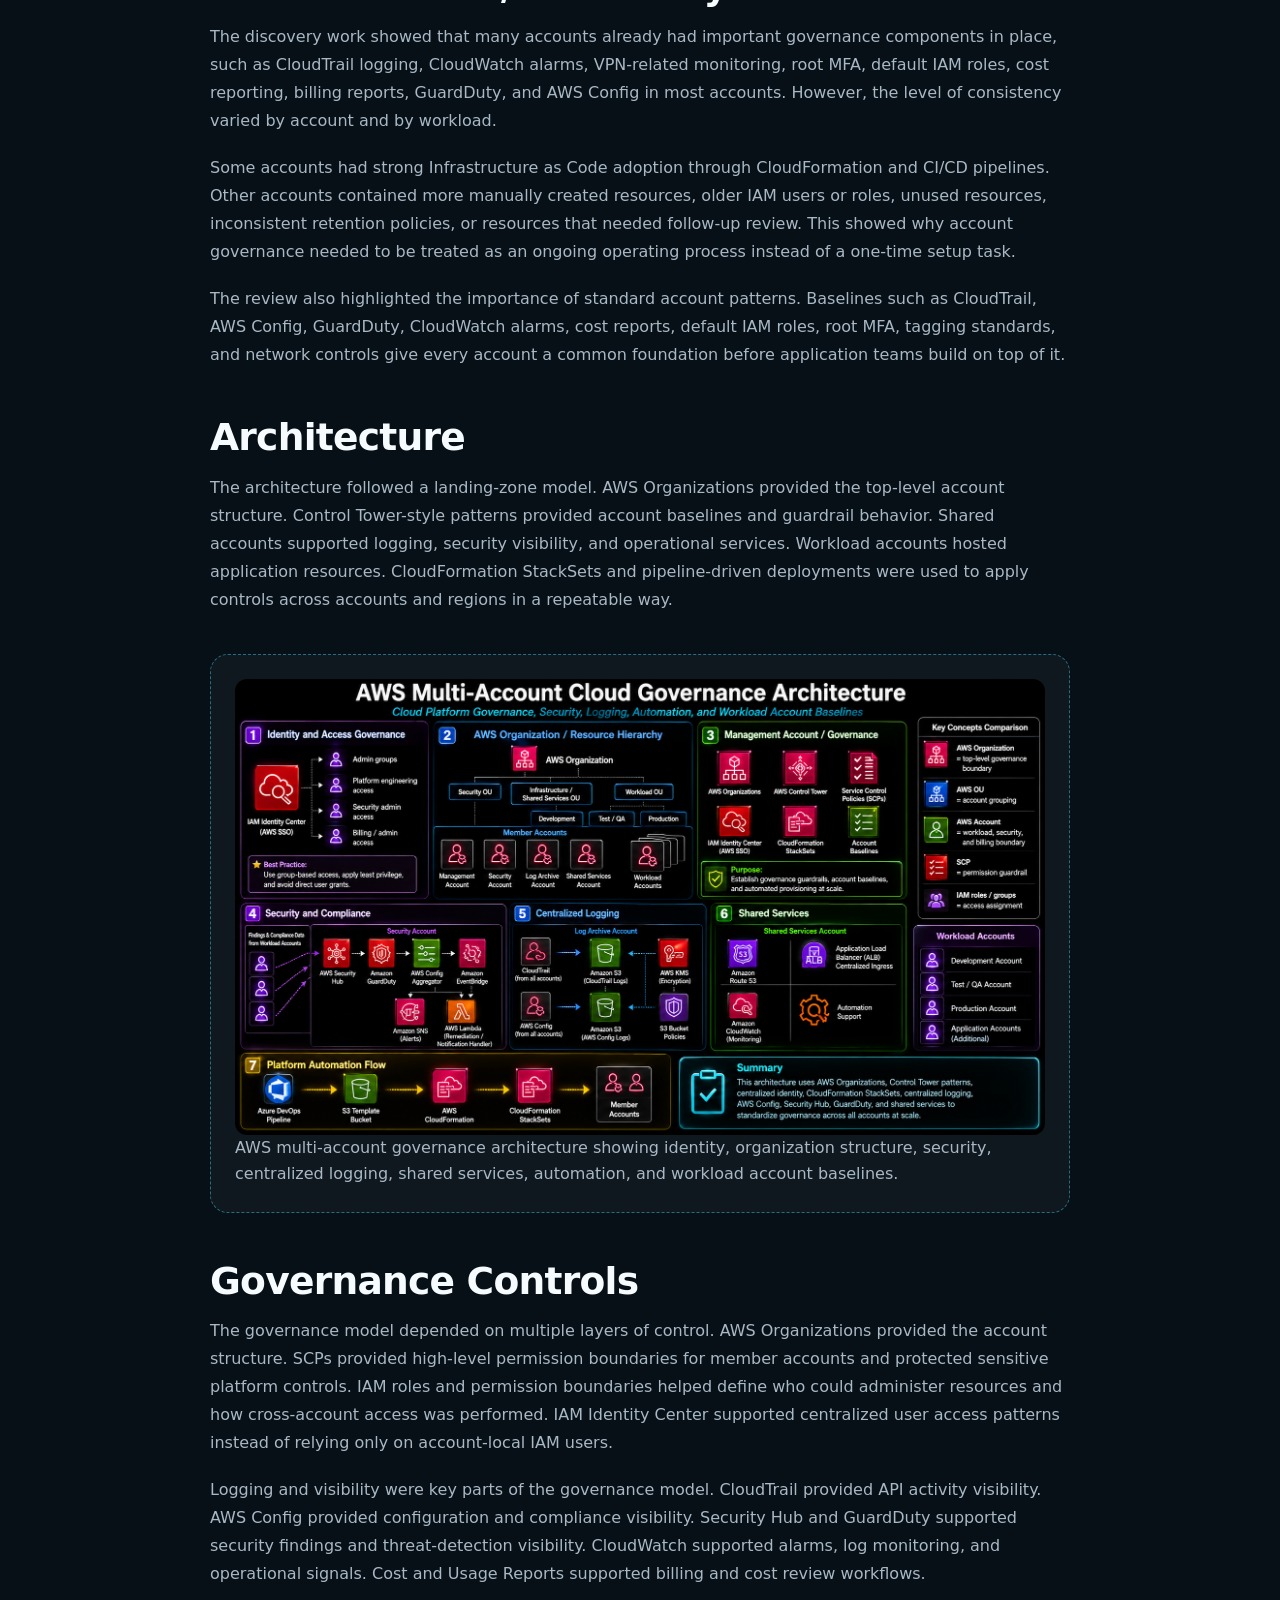
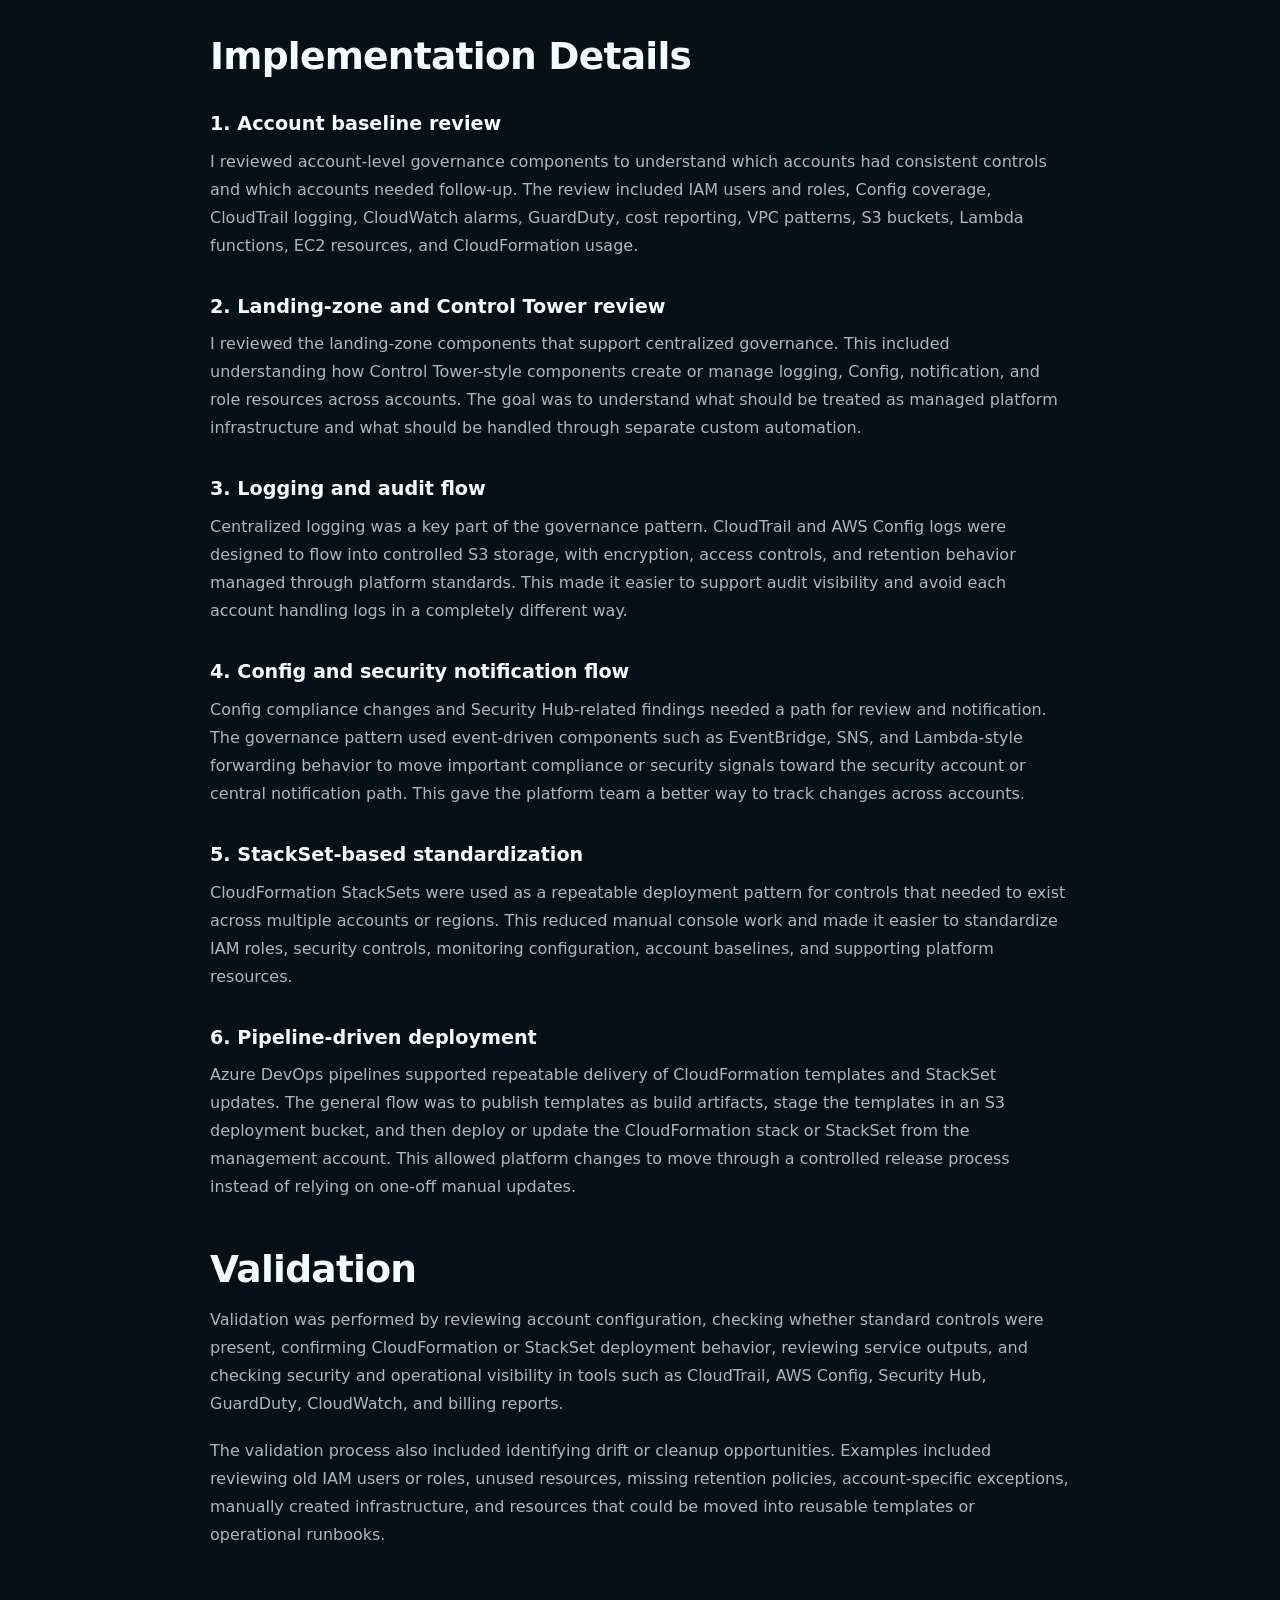
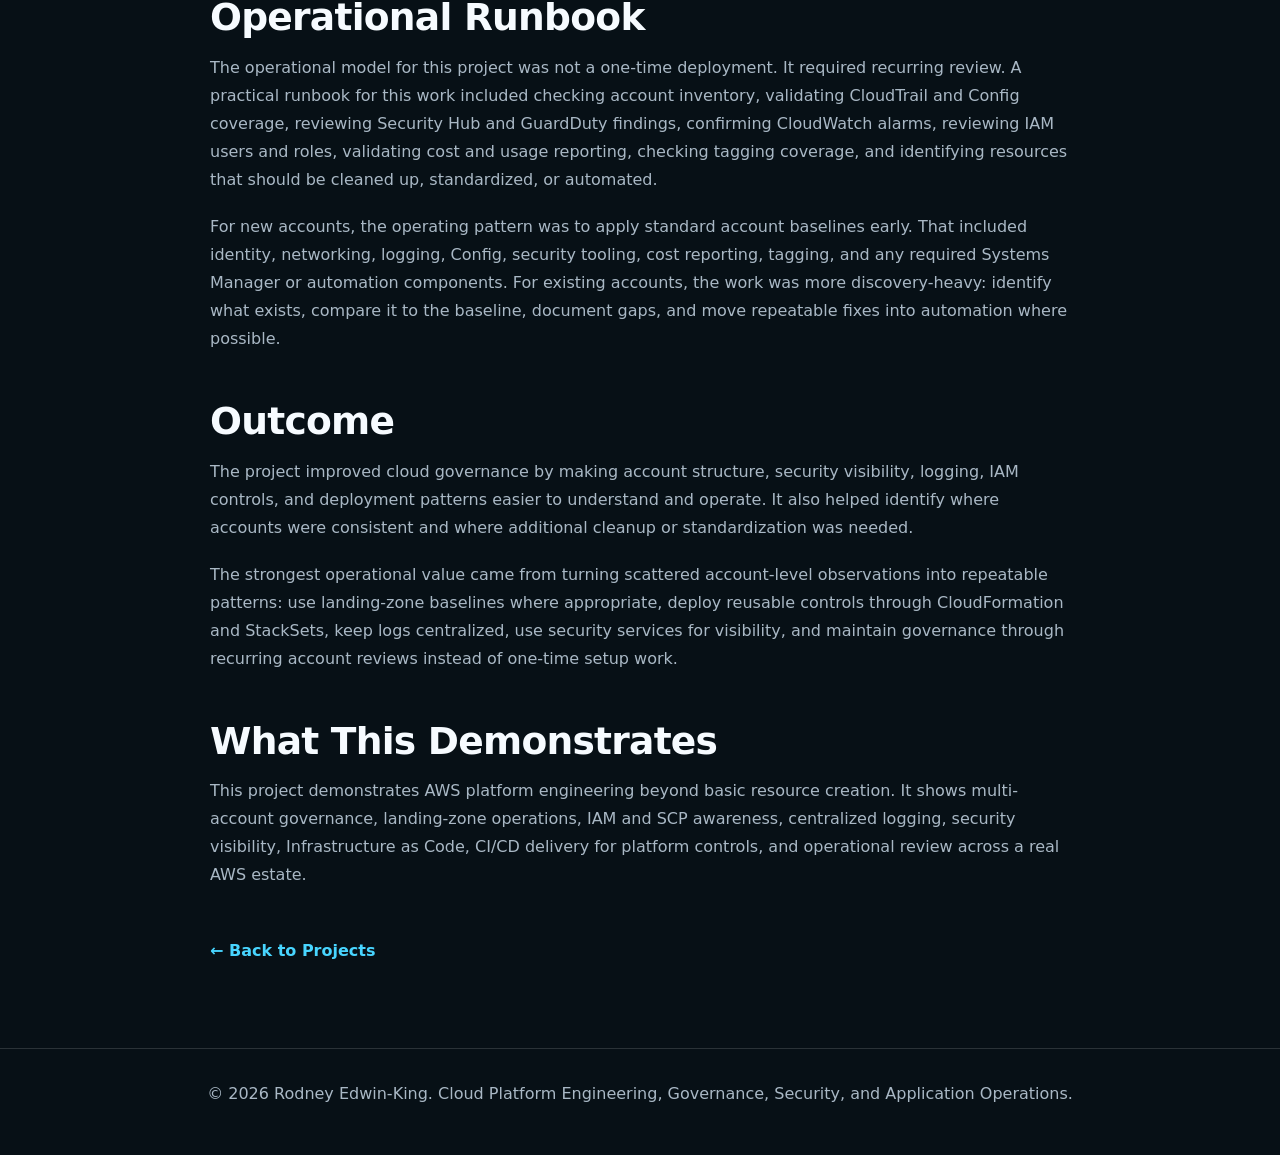
<file: projects/multi-account-cloud-governance.html>
<!doctype html>
<html lang="en">
  <head>
    <meta charset="utf-8">
    <meta name="viewport" content="width=device-width, initial-scale=1">
    <title>Multi-Account Cloud Governance | Rodney Edwin-King</title>
    <meta name="description" content="Documentation-style AWS multi-account governance case study covering Control Tower, Organizations, IAM, SCPs, CloudTrail, AWS Config, Security Hub, StackSets, logging, and account baseline operations.">
    <link rel="stylesheet" href="../styles.css">
  </head>

  <body>
    <header class="site-header">
      <a class="brand" href="../index.html">Rodney Edwin-King</a>
      <nav class="site-nav" aria-label="Main navigation">
        <a href="../index.html#about">About</a>
        <a href="../index.html#experience">Experience</a>
        <a href="../index.html#projects">Projects</a>
        <a href="../index.html#credentials">Credentials</a>
        <a href="../index.html#contact">Contact</a>
      </nav>
    </header>

    <main class="blog-page">
      <article class="blog-post">
        <p class="eyebrow">Project Documentation</p>

        <h1>Multi-Account Cloud Governance</h1>

        <p class="blog-lead">
          This project documents the design, operation, and improvement of an AWS multi-account governance model.
          The work focused on account separation, landing-zone controls, IAM governance, service control policies,
          centralized logging, Config and CloudTrail visibility, Security Hub integration, CloudFormation StackSets,
          and repeatable operating patterns for secure cloud usage.
        </p>

        <p class="blog-meta">
          Services and tools: AWS Organizations, AWS Control Tower patterns, IAM, IAM Identity Center, SCPs,
          CloudFormation, StackSets, Azure DevOps, CloudTrail, AWS Config, Security Hub, GuardDuty, CloudWatch,
          Amazon S3, EventBridge, SNS, Lambda, Cost and Usage Reports, and account review workflows.
        </p>

        <hr>

        <h2>Background</h2>

        <p>
          As cloud environments grow, account creation alone is not enough. Each account needs a consistent operating
          model for identity, security, logging, network baselines, monitoring, cost visibility, and ownership.
          Without that structure, teams can end up with different IAM patterns, inconsistent logging, uneven security
          coverage, missing retention policies, unmanaged resources, and unclear responsibility for remediation.
        </p>

        <p>
          The environment behind this project included multiple AWS accounts supporting different workloads,
          environments, and business functions. Some accounts were production-oriented, some supported development
          or pre-production work, and others supported shared infrastructure or governance functions. The purpose of
          the project was to help make those accounts easier to govern, easier to review, and more consistent from an
          operational and security perspective.
        </p>

        <h2>Scope</h2>

        <p>
          The scope covered multi-account governance rather than a single application deployment. The work included
          account baseline review, landing-zone controls, IAM and role patterns, CloudTrail and AWS Config coverage,
          security notification flows, Security Hub visibility, cost and usage visibility, and repeatable deployment
          methods for account-level controls.
        </p>

        <p>
          The project also included reviewing account-level resources and identifying where standardization could
          improve operations. Common review areas included EC2, IAM, Lambda, S3, VPC, CloudWatch, CloudFormation,
          AWS Config, GuardDuty, billing reports, and tagging. The goal was to identify what was working, what was
          inconsistent, and what could be standardized through account baselines or automation.
        </p>

        <h2>Current State / Discovery</h2>

        <p>
          The discovery work showed that many accounts already had important governance components in place, such as
          CloudTrail logging, CloudWatch alarms, VPN-related monitoring, root MFA, default IAM roles, cost reporting,
          billing reports, GuardDuty, and AWS Config in most accounts. However, the level of consistency varied by
          account and by workload.
        </p>

        <p>
          Some accounts had strong Infrastructure as Code adoption through CloudFormation and CI/CD pipelines. Other
          accounts contained more manually created resources, older IAM users or roles, unused resources, inconsistent
          retention policies, or resources that needed follow-up review. This showed why account governance needed to
          be treated as an ongoing operating process instead of a one-time setup task.
        </p>

        <p>
          The review also highlighted the importance of standard account patterns. Baselines such as CloudTrail,
          AWS Config, GuardDuty, CloudWatch alarms, cost reports, default IAM roles, root MFA, tagging standards,
          and network controls give every account a common foundation before application teams build on top of it.
        </p>

        <h2>Architecture</h2>

        <p>
          The architecture followed a landing-zone model. AWS Organizations provided the top-level account structure.
          Control Tower-style patterns provided account baselines and guardrail behavior. Shared accounts supported
          logging, security visibility, and operational services. Workload accounts hosted application resources.
          CloudFormation StackSets and pipeline-driven deployments were used to apply controls across accounts and
          regions in a repeatable way.
        </p>

                <figure class="architecture-placeholder">
          <a href="../assets/images/aws-multi-account-governance.png" target="_blank" rel="noopener"><img src="../assets/images/aws-multi-account-governance.png" alt="AWS Multi-Account Cloud Governance Architecture Diagram" class="project-diagram" style="display:block; width:100%; max-width:100%; height:auto; cursor: zoom-in;" /></a>
          <figcaption>
            AWS multi-account governance architecture showing identity, organization structure, security, centralized logging, shared services, automation, and workload account baselines.
          </figcaption>
        </figure>

        <h2>Governance Controls</h2>

        <p>
          The governance model depended on multiple layers of control. AWS Organizations provided the account structure.
          SCPs provided high-level permission boundaries for member accounts and protected sensitive platform controls.
          IAM roles and permission boundaries helped define who could administer resources and how cross-account access
          was performed. IAM Identity Center supported centralized user access patterns instead of relying only on
          account-local IAM users.
        </p>

        <p>
          Logging and visibility were key parts of the governance model. CloudTrail provided API activity visibility.
          AWS Config provided configuration and compliance visibility. Security Hub and GuardDuty supported security
          findings and threat-detection visibility. CloudWatch supported alarms, log monitoring, and operational signals.
          Cost and Usage Reports supported billing and cost review workflows.
        </p>

        <h2>Implementation Details</h2>

        <h3>1. Account baseline review</h3>
        <p>
          I reviewed account-level governance components to understand which accounts had consistent controls and which
          accounts needed follow-up. The review included IAM users and roles, Config coverage, CloudTrail logging,
          CloudWatch alarms, GuardDuty, cost reporting, VPC patterns, S3 buckets, Lambda functions, EC2 resources,
          and CloudFormation usage.
        </p>

        <h3>2. Landing-zone and Control Tower review</h3>
        <p>
          I reviewed the landing-zone components that support centralized governance. This included understanding how
          Control Tower-style components create or manage logging, Config, notification, and role resources across
          accounts. The goal was to understand what should be treated as managed platform infrastructure and what should
          be handled through separate custom automation.
        </p>

        <h3>3. Logging and audit flow</h3>
        <p>
          Centralized logging was a key part of the governance pattern. CloudTrail and AWS Config logs were designed
          to flow into controlled S3 storage, with encryption, access controls, and retention behavior managed through
          platform standards. This made it easier to support audit visibility and avoid each account handling logs in a
          completely different way.
        </p>

        <h3>4. Config and security notification flow</h3>
        <p>
          Config compliance changes and Security Hub-related findings needed a path for review and notification.
          The governance pattern used event-driven components such as EventBridge, SNS, and Lambda-style forwarding
          behavior to move important compliance or security signals toward the security account or central notification
          path. This gave the platform team a better way to track changes across accounts.
        </p>

        <h3>5. StackSet-based standardization</h3>
        <p>
          CloudFormation StackSets were used as a repeatable deployment pattern for controls that needed to exist across
          multiple accounts or regions. This reduced manual console work and made it easier to standardize IAM roles,
          security controls, monitoring configuration, account baselines, and supporting platform resources.
        </p>

        <h3>6. Pipeline-driven deployment</h3>
        <p>
          Azure DevOps pipelines supported repeatable delivery of CloudFormation templates and StackSet updates. The
          general flow was to publish templates as build artifacts, stage the templates in an S3 deployment bucket,
          and then deploy or update the CloudFormation stack or StackSet from the management account. This allowed
          platform changes to move through a controlled release process instead of relying on one-off manual updates.
        </p>

        <h2>Validation</h2>

        <p>
          Validation was performed by reviewing account configuration, checking whether standard controls were present,
          confirming CloudFormation or StackSet deployment behavior, reviewing service outputs, and checking security
          and operational visibility in tools such as CloudTrail, AWS Config, Security Hub, GuardDuty, CloudWatch,
          and billing reports.
        </p>

        <p>
          The validation process also included identifying drift or cleanup opportunities. Examples included reviewing
          old IAM users or roles, unused resources, missing retention policies, account-specific exceptions, manually
          created infrastructure, and resources that could be moved into reusable templates or operational runbooks.
        </p>

        <h2>Operational Runbook</h2>

        <p>
          The operational model for this project was not a one-time deployment. It required recurring review. A practical
          runbook for this work included checking account inventory, validating CloudTrail and Config coverage, reviewing
          Security Hub and GuardDuty findings, confirming CloudWatch alarms, reviewing IAM users and roles, validating
          cost and usage reporting, checking tagging coverage, and identifying resources that should be cleaned up,
          standardized, or automated.
        </p>

        <p>
          For new accounts, the operating pattern was to apply standard account baselines early. That included identity,
          networking, logging, Config, security tooling, cost reporting, tagging, and any required Systems Manager or
          automation components. For existing accounts, the work was more discovery-heavy: identify what exists, compare
          it to the baseline, document gaps, and move repeatable fixes into automation where possible.
        </p>

        <h2>Outcome</h2>

        <p>
          The project improved cloud governance by making account structure, security visibility, logging, IAM controls,
          and deployment patterns easier to understand and operate. It also helped identify where accounts were consistent
          and where additional cleanup or standardization was needed.
        </p>

        <p>
          The strongest operational value came from turning scattered account-level observations into repeatable patterns:
          use landing-zone baselines where appropriate, deploy reusable controls through CloudFormation and StackSets,
          keep logs centralized, use security services for visibility, and maintain governance through recurring account
          reviews instead of one-time setup work.
        </p>

        <h2>What This Demonstrates</h2>

        <p>
          This project demonstrates AWS platform engineering beyond basic resource creation. It shows multi-account
          governance, landing-zone operations, IAM and SCP awareness, centralized logging, security visibility,
          Infrastructure as Code, CI/CD delivery for platform controls, and operational review across a real AWS estate.
        </p>

        <p class="blog-back-link">
          <a href="../index.html#projects">&larr; Back to Projects</a>
        </p>
      </article>
    </main>

    <footer class="site-footer">
      <p>&copy; <span id="year"></span> Rodney Edwin-King. Cloud Platform Engineering, Governance, Security, and Application Operations.</p>
    </footer>

    <script src="../script.js"></script>
  </body>
</html>
</file>
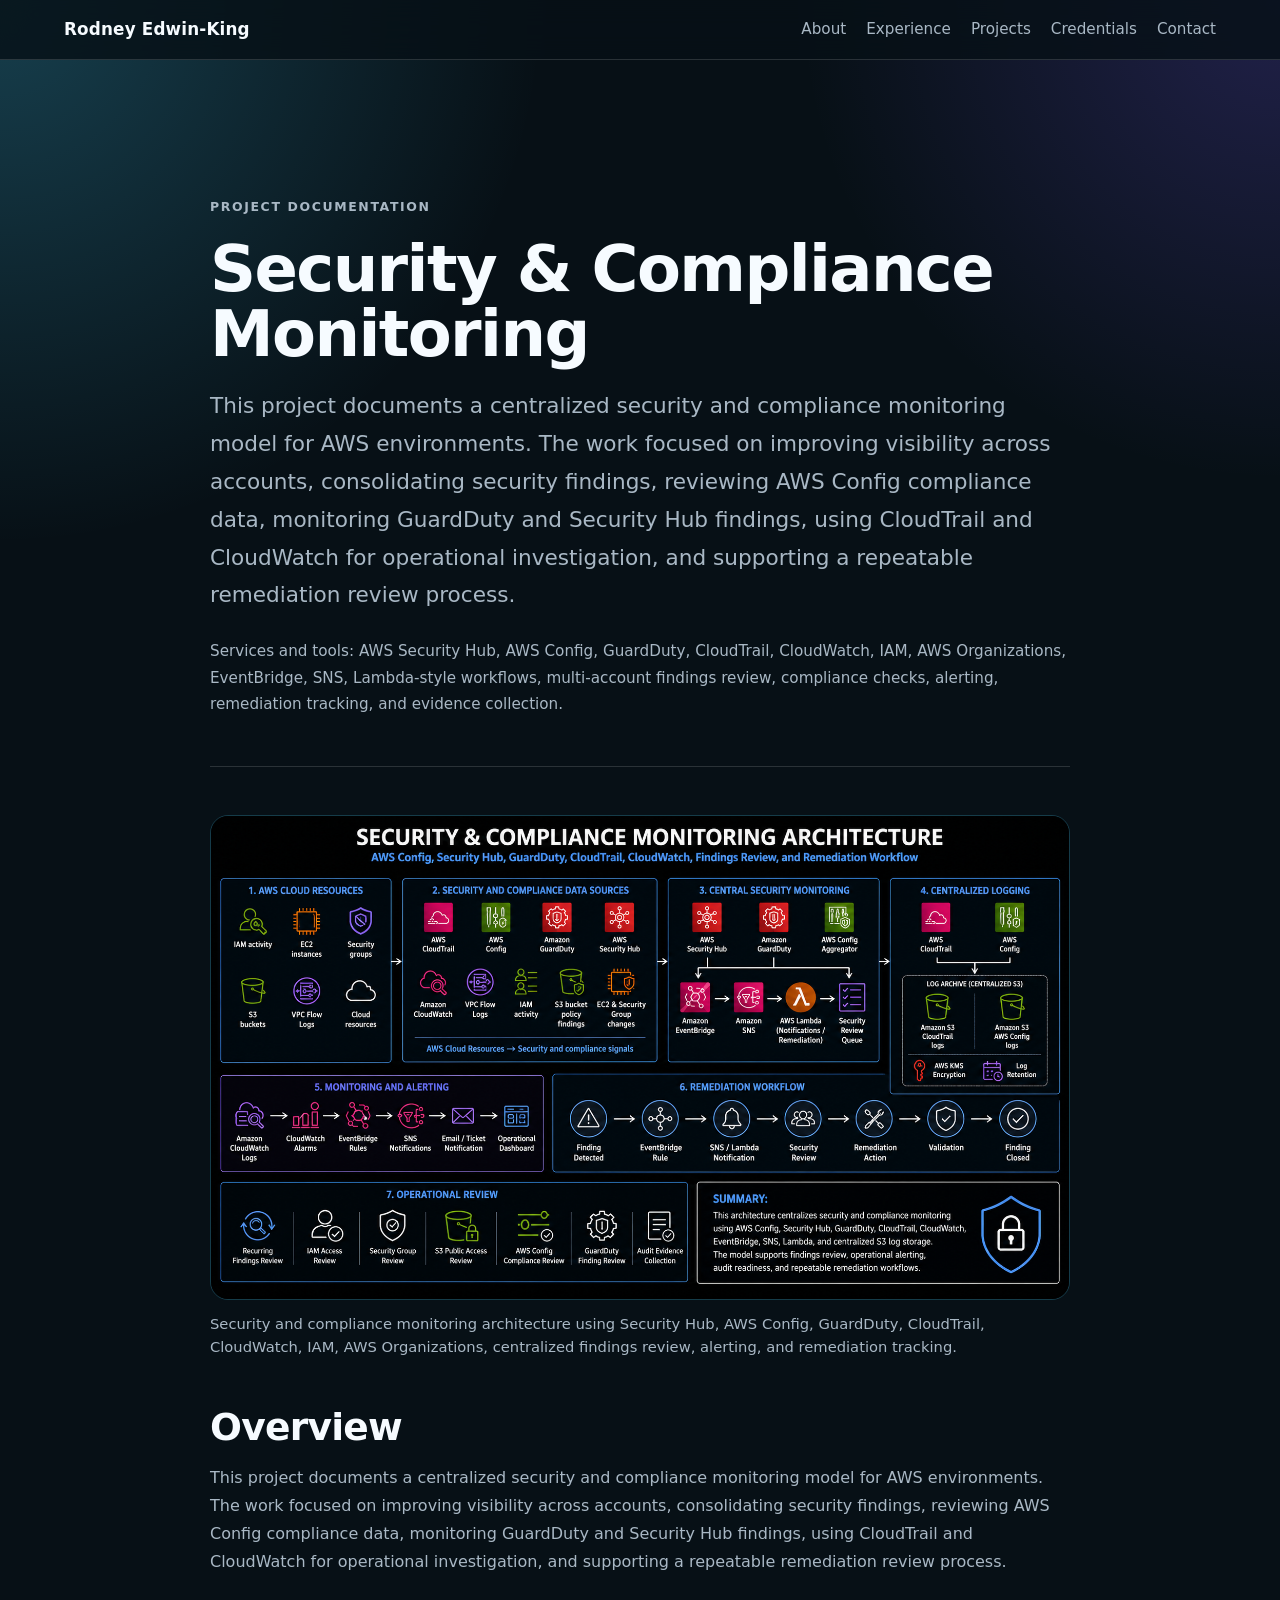
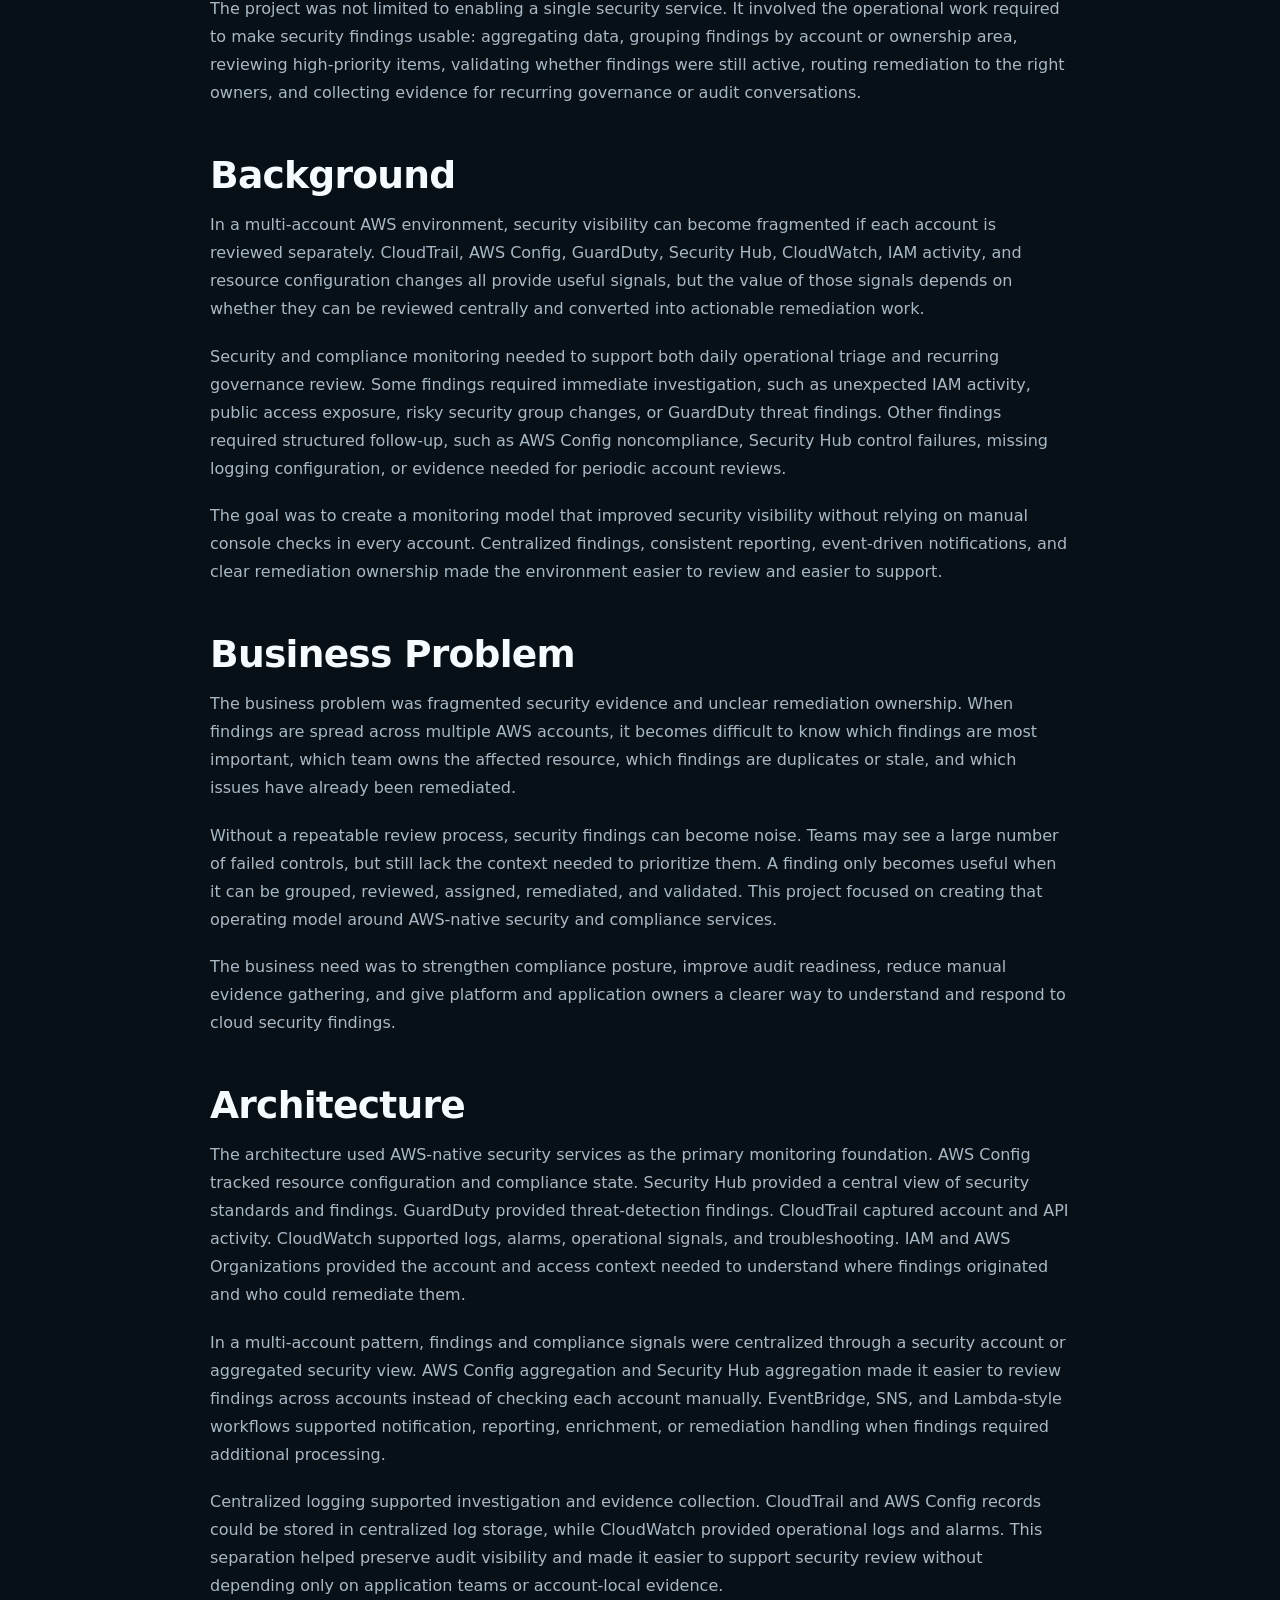
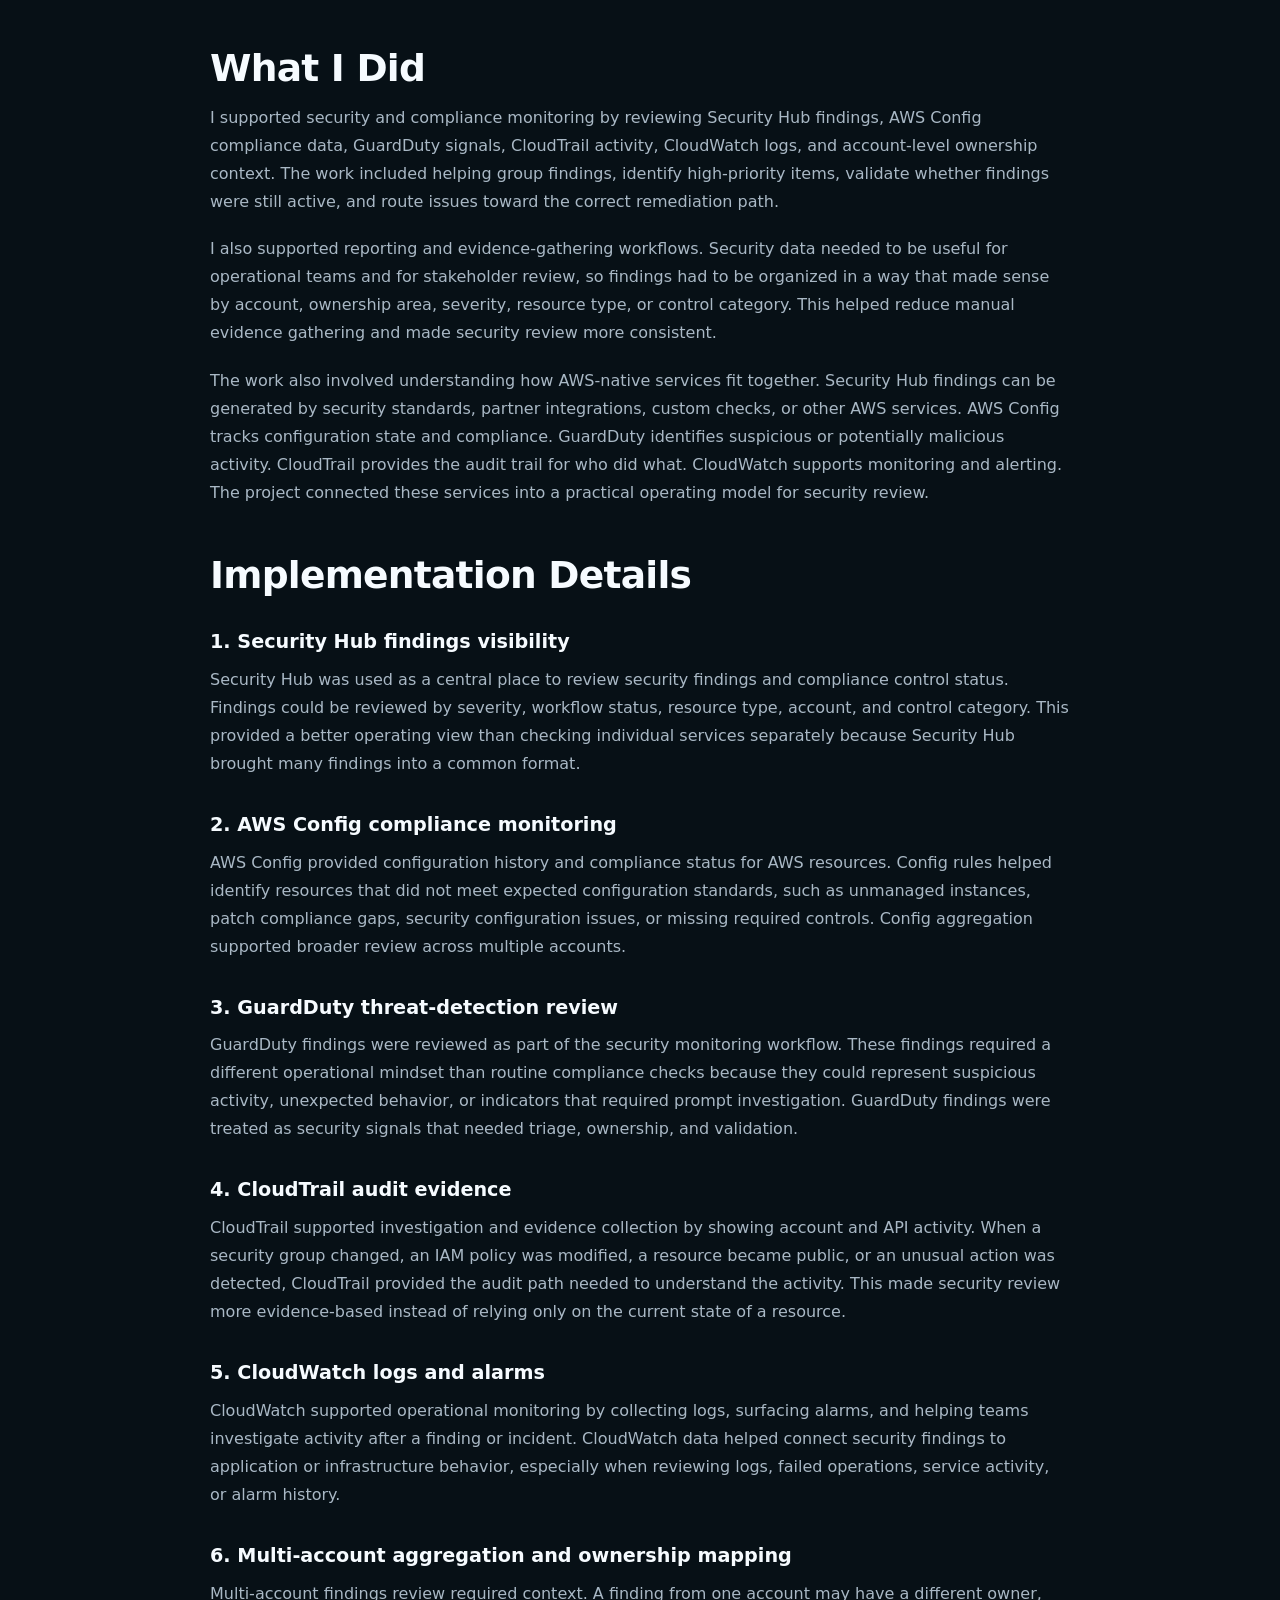
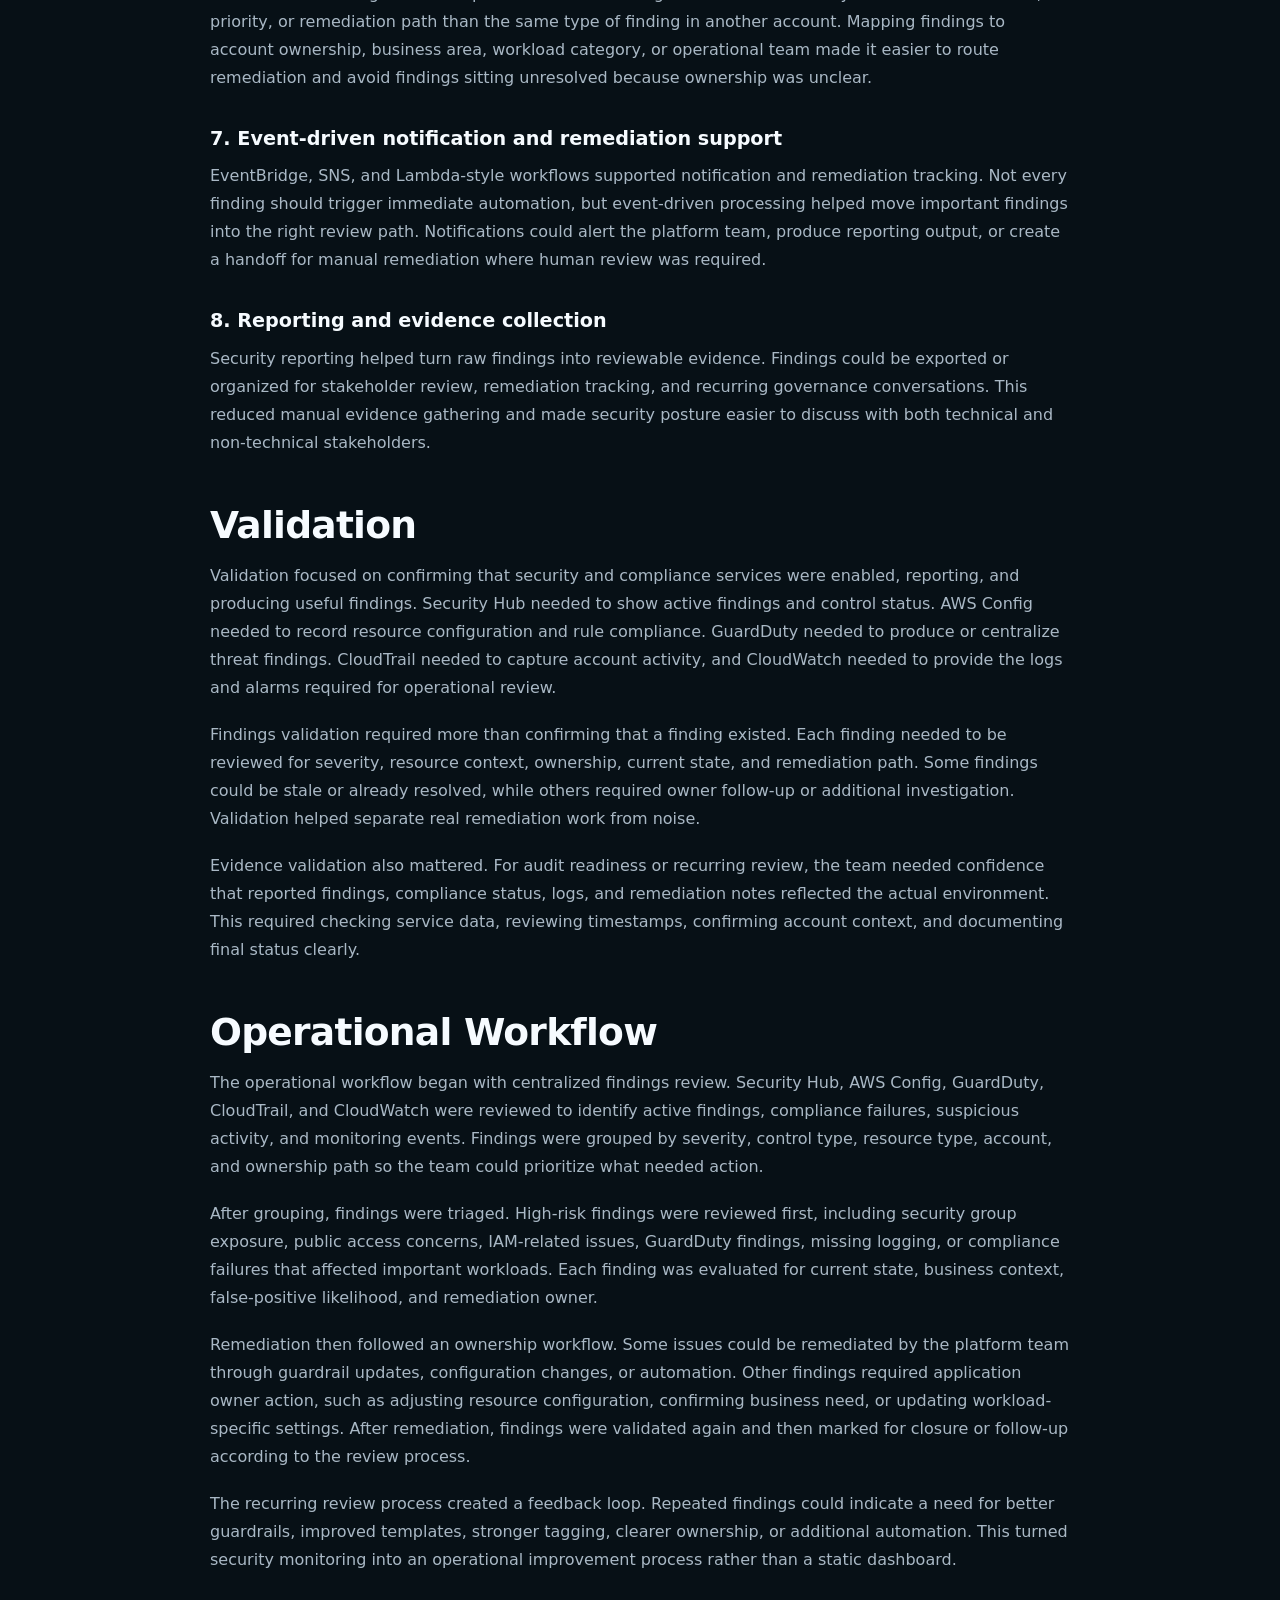
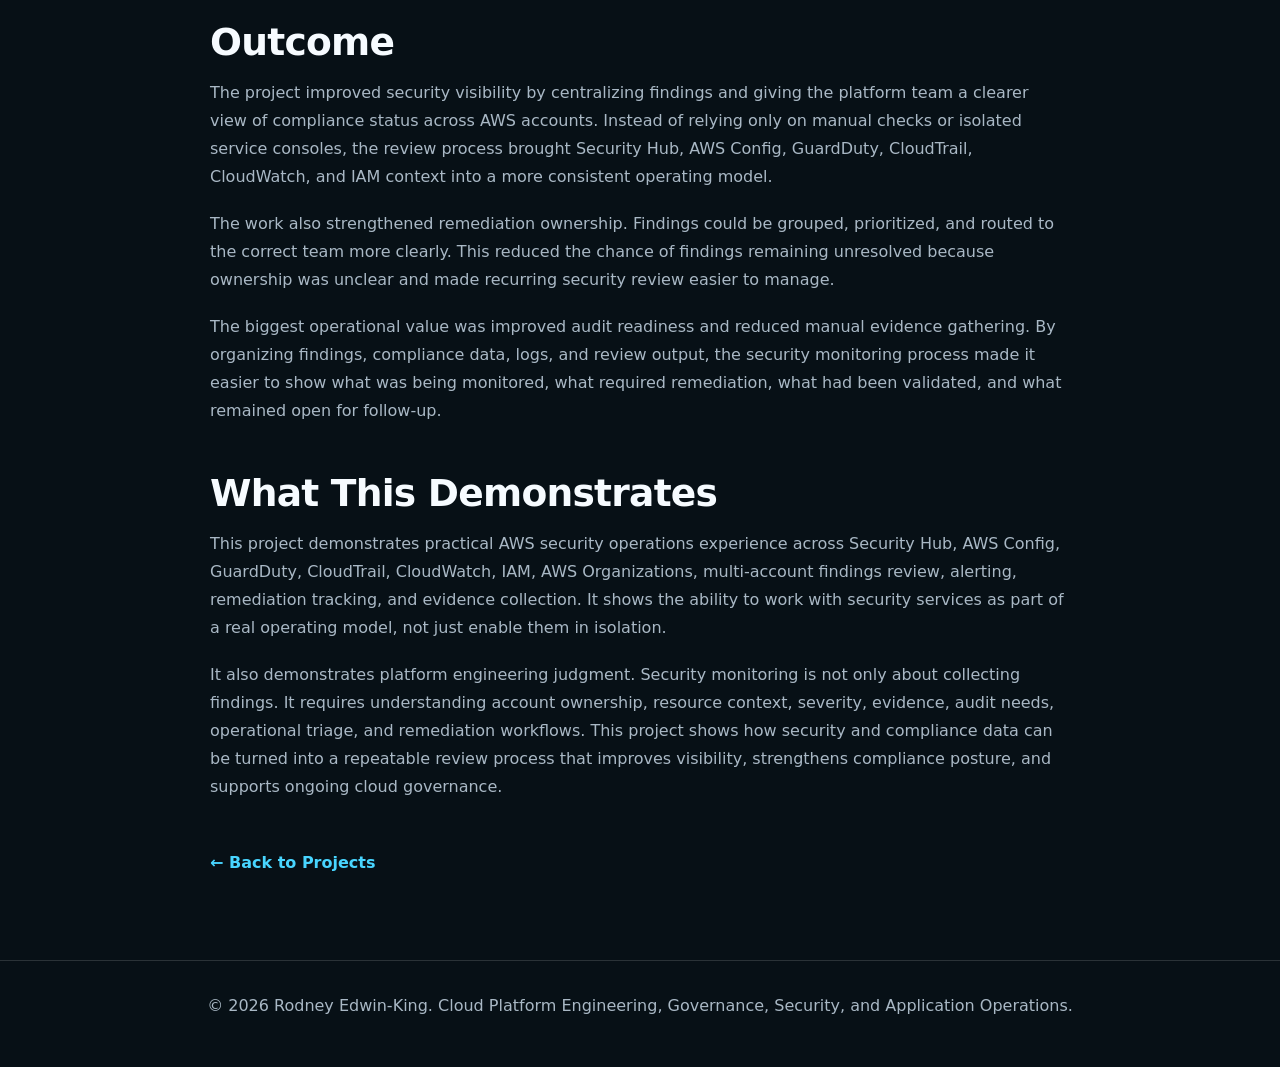
<file: projects/security-compliance-monitoring.html>
<!doctype html>
<html lang="en">
  <head>
    <meta charset="utf-8">
    <meta name="viewport" content="width=device-width, initial-scale=1">
    <title>Security & Compliance Monitoring | Rodney Edwin-King</title>
    <meta name="description" content="Security & Compliance Monitoring documentation-style portfolio case study.">
    <link rel="stylesheet" href="../styles.css">
  </head>

  <body>
    <header class="site-header">
      <a class="brand" href="../index.html">Rodney Edwin-King</a>
      <nav class="site-nav" aria-label="Main navigation">
        <a href="../index.html#about">About</a>
        <a href="../index.html#experience">Experience</a>
        <a href="../index.html#projects">Projects</a>
        <a href="../index.html#credentials">Credentials</a>
        <a href="../index.html#contact">Contact</a>
      </nav>
    </header>

    <main class="blog-page">
  <article class="blog-post">
    <p class="eyebrow">Project Documentation</p>

    <h1>Security &amp; Compliance Monitoring</h1>

    <p class="blog-lead">
      This project documents a centralized security and compliance monitoring model for AWS environments. The work focused
      on improving visibility across accounts, consolidating security findings, reviewing AWS Config compliance data,
      monitoring GuardDuty and Security Hub findings, using CloudTrail and CloudWatch for operational investigation, and
      supporting a repeatable remediation review process.
    </p>

    <p class="blog-meta">
      Services and tools: AWS Security Hub, AWS Config, GuardDuty, CloudTrail, CloudWatch, IAM, AWS Organizations,
      EventBridge, SNS, Lambda-style workflows, multi-account findings review, compliance checks, alerting,
      remediation tracking, and evidence collection.
    </p>

    <hr>

    <figure class="blog-diagram architecture-image">
      <a href="../assets/images/security-compliance-monitoring.png" target="_blank" rel="noopener">
        <img src="../assets/images/security-compliance-monitoring.png" alt="Security & Compliance Monitoring architecture diagram" class="project-diagram" style="display:block; width:100%; max-width:100%; height:auto; cursor: zoom-in;">
      </a>
      <figcaption>
        Security and compliance monitoring architecture using Security Hub, AWS Config, GuardDuty, CloudTrail,
        CloudWatch, IAM, AWS Organizations, centralized findings review, alerting, and remediation tracking.
      </figcaption>
    </figure>

    <h2>Overview</h2>

    <p>
      This project documents a centralized security and compliance monitoring model for AWS environments. The work focused
      on improving visibility across accounts, consolidating security findings, reviewing AWS Config compliance data,
      monitoring GuardDuty and Security Hub findings, using CloudTrail and CloudWatch for operational investigation, and
      supporting a repeatable remediation review process.
    </p>

    <p>
      The project was not limited to enabling a single security service. It involved the operational work required to make
      security findings usable: aggregating data, grouping findings by account or ownership area, reviewing high-priority
      items, validating whether findings were still active, routing remediation to the right owners, and collecting evidence
      for recurring governance or audit conversations.
    </p>

    <h2>Background</h2>

    <p>
      In a multi-account AWS environment, security visibility can become fragmented if each account is reviewed separately.
      CloudTrail, AWS Config, GuardDuty, Security Hub, CloudWatch, IAM activity, and resource configuration changes all
      provide useful signals, but the value of those signals depends on whether they can be reviewed centrally and converted
      into actionable remediation work.
    </p>

    <p>
      Security and compliance monitoring needed to support both daily operational triage and recurring governance review.
      Some findings required immediate investigation, such as unexpected IAM activity, public access exposure, risky security
      group changes, or GuardDuty threat findings. Other findings required structured follow-up, such as AWS Config
      noncompliance, Security Hub control failures, missing logging configuration, or evidence needed for periodic account
      reviews.
    </p>

    <p>
      The goal was to create a monitoring model that improved security visibility without relying on manual console checks
      in every account. Centralized findings, consistent reporting, event-driven notifications, and clear remediation
      ownership made the environment easier to review and easier to support.
    </p>

    <h2>Business Problem</h2>

    <p>
      The business problem was fragmented security evidence and unclear remediation ownership. When findings are spread
      across multiple AWS accounts, it becomes difficult to know which findings are most important, which team owns the
      affected resource, which findings are duplicates or stale, and which issues have already been remediated.
    </p>

    <p>
      Without a repeatable review process, security findings can become noise. Teams may see a large number of failed
      controls, but still lack the context needed to prioritize them. A finding only becomes useful when it can be grouped,
      reviewed, assigned, remediated, and validated. This project focused on creating that operating model around AWS-native
      security and compliance services.
    </p>

    <p>
      The business need was to strengthen compliance posture, improve audit readiness, reduce manual evidence gathering,
      and give platform and application owners a clearer way to understand and respond to cloud security findings.
    </p>

    <h2>Architecture</h2>

    <p>
      The architecture used AWS-native security services as the primary monitoring foundation. AWS Config tracked resource
      configuration and compliance state. Security Hub provided a central view of security standards and findings. GuardDuty
      provided threat-detection findings. CloudTrail captured account and API activity. CloudWatch supported logs, alarms,
      operational signals, and troubleshooting. IAM and AWS Organizations provided the account and access context needed to
      understand where findings originated and who could remediate them.
    </p>

    

    <p>
      In a multi-account pattern, findings and compliance signals were centralized through a security account or aggregated
      security view. AWS Config aggregation and Security Hub aggregation made it easier to review findings across accounts
      instead of checking each account manually. EventBridge, SNS, and Lambda-style workflows supported notification,
      reporting, enrichment, or remediation handling when findings required additional processing.
    </p>

    <p>
      Centralized logging supported investigation and evidence collection. CloudTrail and AWS Config records could be stored
      in centralized log storage, while CloudWatch provided operational logs and alarms. This separation helped preserve
      audit visibility and made it easier to support security review without depending only on application teams or
      account-local evidence.
    </p>

    <h2>What I Did</h2>

    <p>
      I supported security and compliance monitoring by reviewing Security Hub findings, AWS Config compliance data,
      GuardDuty signals, CloudTrail activity, CloudWatch logs, and account-level ownership context. The work included
      helping group findings, identify high-priority items, validate whether findings were still active, and route issues
      toward the correct remediation path.
    </p>

    <p>
      I also supported reporting and evidence-gathering workflows. Security data needed to be useful for operational teams
      and for stakeholder review, so findings had to be organized in a way that made sense by account, ownership area,
      severity, resource type, or control category. This helped reduce manual evidence gathering and made security review
      more consistent.
    </p>

    <p>
      The work also involved understanding how AWS-native services fit together. Security Hub findings can be generated by
      security standards, partner integrations, custom checks, or other AWS services. AWS Config tracks configuration state
      and compliance. GuardDuty identifies suspicious or potentially malicious activity. CloudTrail provides the audit trail
      for who did what. CloudWatch supports monitoring and alerting. The project connected these services into a practical
      operating model for security review.
    </p>

    <h2>Implementation Details</h2>

    <h3>1. Security Hub findings visibility</h3>
    <p>
      Security Hub was used as a central place to review security findings and compliance control status. Findings could be
      reviewed by severity, workflow status, resource type, account, and control category. This provided a better operating
      view than checking individual services separately because Security Hub brought many findings into a common format.
    </p>

    <h3>2. AWS Config compliance monitoring</h3>
    <p>
      AWS Config provided configuration history and compliance status for AWS resources. Config rules helped identify
      resources that did not meet expected configuration standards, such as unmanaged instances, patch compliance gaps,
      security configuration issues, or missing required controls. Config aggregation supported broader review across
      multiple accounts.
    </p>

    <h3>3. GuardDuty threat-detection review</h3>
    <p>
      GuardDuty findings were reviewed as part of the security monitoring workflow. These findings required a different
      operational mindset than routine compliance checks because they could represent suspicious activity, unexpected
      behavior, or indicators that required prompt investigation. GuardDuty findings were treated as security signals that
      needed triage, ownership, and validation.
    </p>

    <h3>4. CloudTrail audit evidence</h3>
    <p>
      CloudTrail supported investigation and evidence collection by showing account and API activity. When a security group
      changed, an IAM policy was modified, a resource became public, or an unusual action was detected, CloudTrail provided
      the audit path needed to understand the activity. This made security review more evidence-based instead of relying
      only on the current state of a resource.
    </p>

    <h3>5. CloudWatch logs and alarms</h3>
    <p>
      CloudWatch supported operational monitoring by collecting logs, surfacing alarms, and helping teams investigate
      activity after a finding or incident. CloudWatch data helped connect security findings to application or infrastructure
      behavior, especially when reviewing logs, failed operations, service activity, or alarm history.
    </p>

    <h3>6. Multi-account aggregation and ownership mapping</h3>
    <p>
      Multi-account findings review required context. A finding from one account may have a different owner, priority, or
      remediation path than the same type of finding in another account. Mapping findings to account ownership, business
      area, workload category, or operational team made it easier to route remediation and avoid findings sitting unresolved
      because ownership was unclear.
    </p>

    <h3>7. Event-driven notification and remediation support</h3>
    <p>
      EventBridge, SNS, and Lambda-style workflows supported notification and remediation tracking. Not every finding should
      trigger immediate automation, but event-driven processing helped move important findings into the right review path.
      Notifications could alert the platform team, produce reporting output, or create a handoff for manual remediation
      where human review was required.
    </p>

    <h3>8. Reporting and evidence collection</h3>
    <p>
      Security reporting helped turn raw findings into reviewable evidence. Findings could be exported or organized for
      stakeholder review, remediation tracking, and recurring governance conversations. This reduced manual evidence
      gathering and made security posture easier to discuss with both technical and non-technical stakeholders.
    </p>

    <h2>Validation</h2>

    <p>
      Validation focused on confirming that security and compliance services were enabled, reporting, and producing useful
      findings. Security Hub needed to show active findings and control status. AWS Config needed to record resource
      configuration and rule compliance. GuardDuty needed to produce or centralize threat findings. CloudTrail needed to
      capture account activity, and CloudWatch needed to provide the logs and alarms required for operational review.
    </p>

    <p>
      Findings validation required more than confirming that a finding existed. Each finding needed to be reviewed for
      severity, resource context, ownership, current state, and remediation path. Some findings could be stale or already
      resolved, while others required owner follow-up or additional investigation. Validation helped separate real
      remediation work from noise.
    </p>

    <p>
      Evidence validation also mattered. For audit readiness or recurring review, the team needed confidence that reported
      findings, compliance status, logs, and remediation notes reflected the actual environment. This required checking
      service data, reviewing timestamps, confirming account context, and documenting final status clearly.
    </p>

    <h2>Operational Workflow</h2>

    <p>
      The operational workflow began with centralized findings review. Security Hub, AWS Config, GuardDuty, CloudTrail, and
      CloudWatch were reviewed to identify active findings, compliance failures, suspicious activity, and monitoring events.
      Findings were grouped by severity, control type, resource type, account, and ownership path so the team could
      prioritize what needed action.
    </p>

    <p>
      After grouping, findings were triaged. High-risk findings were reviewed first, including security group exposure,
      public access concerns, IAM-related issues, GuardDuty findings, missing logging, or compliance failures that affected
      important workloads. Each finding was evaluated for current state, business context, false-positive likelihood, and
      remediation owner.
    </p>

    <p>
      Remediation then followed an ownership workflow. Some issues could be remediated by the platform team through guardrail
      updates, configuration changes, or automation. Other findings required application owner action, such as adjusting
      resource configuration, confirming business need, or updating workload-specific settings. After remediation, findings
      were validated again and then marked for closure or follow-up according to the review process.
    </p>

    <p>
      The recurring review process created a feedback loop. Repeated findings could indicate a need for better guardrails,
      improved templates, stronger tagging, clearer ownership, or additional automation. This turned security monitoring
      into an operational improvement process rather than a static dashboard.
    </p>

    <h2>Outcome</h2>

    <p>
      The project improved security visibility by centralizing findings and giving the platform team a clearer view of
      compliance status across AWS accounts. Instead of relying only on manual checks or isolated service consoles, the
      review process brought Security Hub, AWS Config, GuardDuty, CloudTrail, CloudWatch, and IAM context into a more
      consistent operating model.
    </p>

    <p>
      The work also strengthened remediation ownership. Findings could be grouped, prioritized, and routed to the correct
      team more clearly. This reduced the chance of findings remaining unresolved because ownership was unclear and made
      recurring security review easier to manage.
    </p>

    <p>
      The biggest operational value was improved audit readiness and reduced manual evidence gathering. By organizing
      findings, compliance data, logs, and review output, the security monitoring process made it easier to show what was
      being monitored, what required remediation, what had been validated, and what remained open for follow-up.
    </p>

    <h2>What This Demonstrates</h2>

    <p>
      This project demonstrates practical AWS security operations experience across Security Hub, AWS Config, GuardDuty,
      CloudTrail, CloudWatch, IAM, AWS Organizations, multi-account findings review, alerting, remediation tracking, and
      evidence collection. It shows the ability to work with security services as part of a real operating model, not just
      enable them in isolation.
    </p>

    <p>
      It also demonstrates platform engineering judgment. Security monitoring is not only about collecting findings. It
      requires understanding account ownership, resource context, severity, evidence, audit needs, operational triage, and
      remediation workflows. This project shows how security and compliance data can be turned into a repeatable review
      process that improves visibility, strengthens compliance posture, and supports ongoing cloud governance.
    </p>

    <p class="blog-back-link">
      <a href="../index.html#projects">&larr; Back to Projects</a>
    </p>
  </article>
</main>

    <footer class="site-footer">
      <p>&copy; <span id="year"></span> Rodney Edwin-King. Cloud Platform Engineering, Governance, Security, and Application Operations.</p>
    </footer>

    <script src="../script.js"></script>
  </body>
</html>
</file>
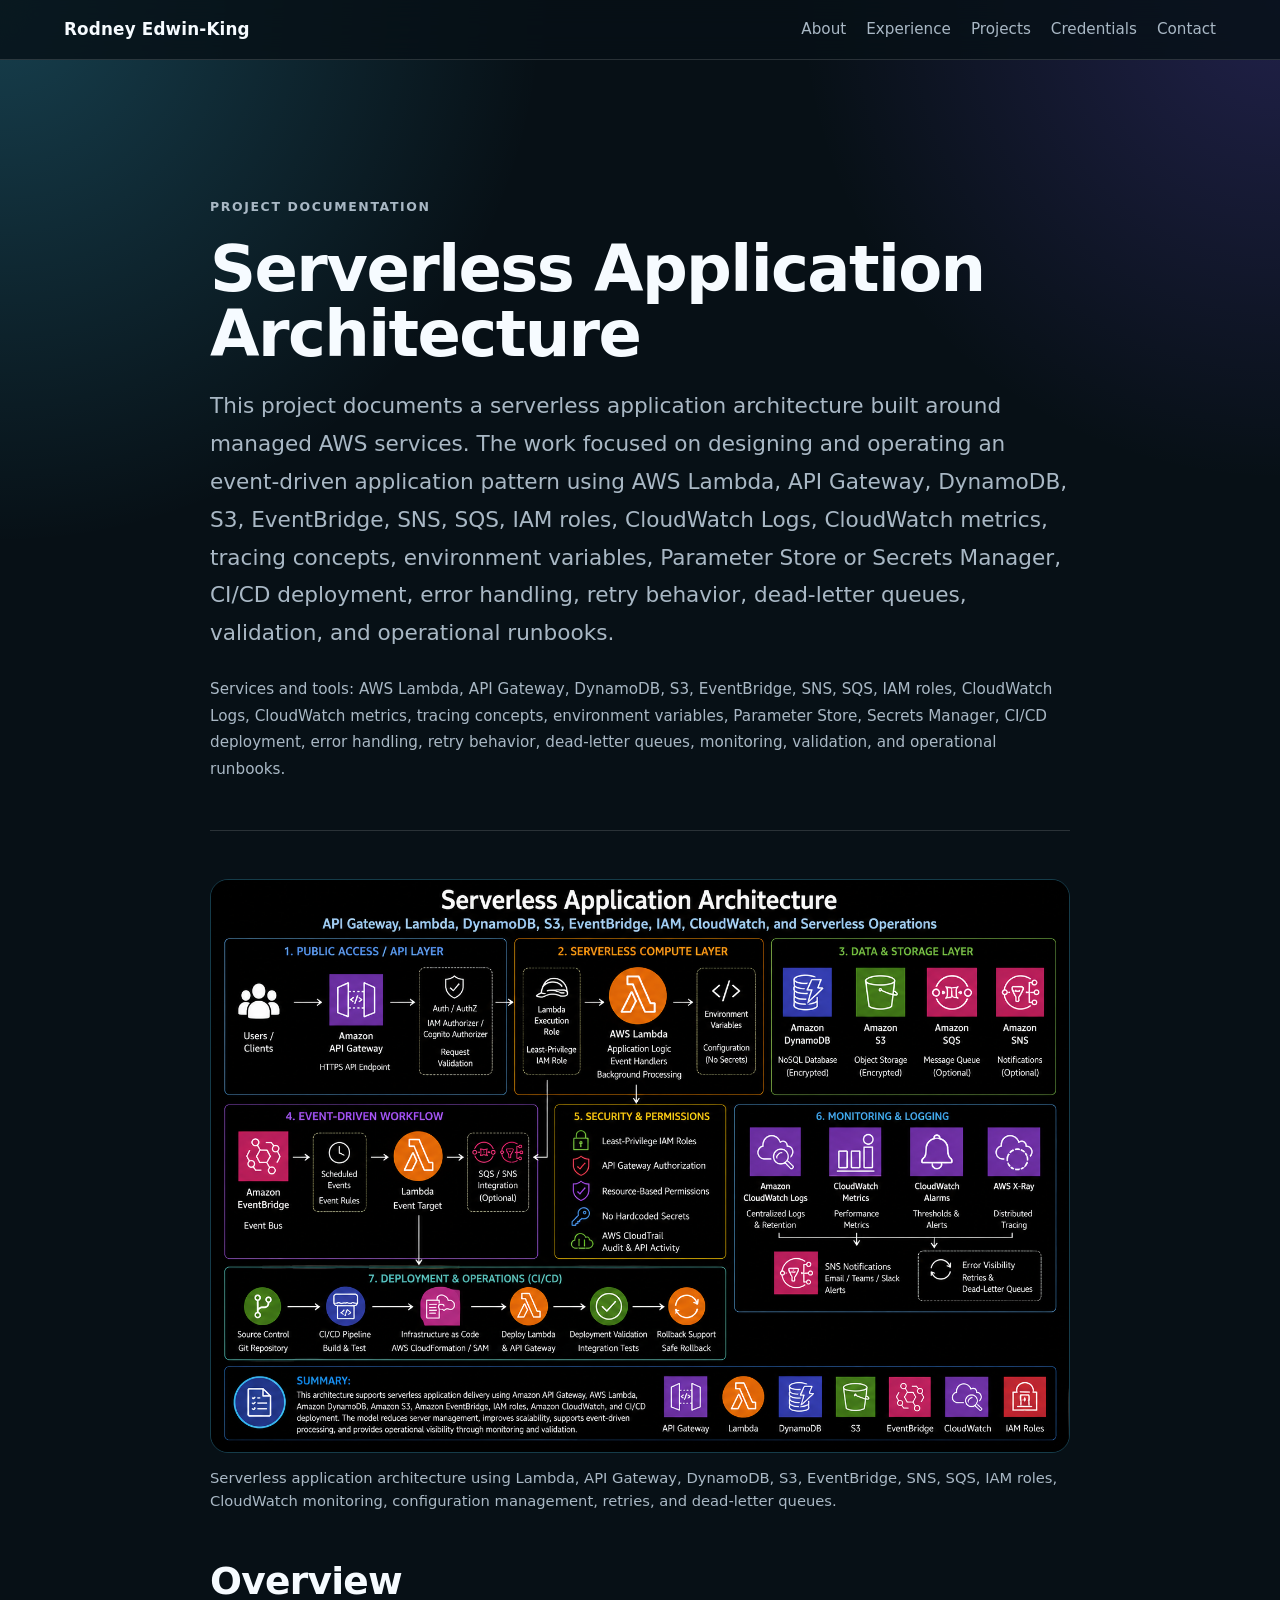
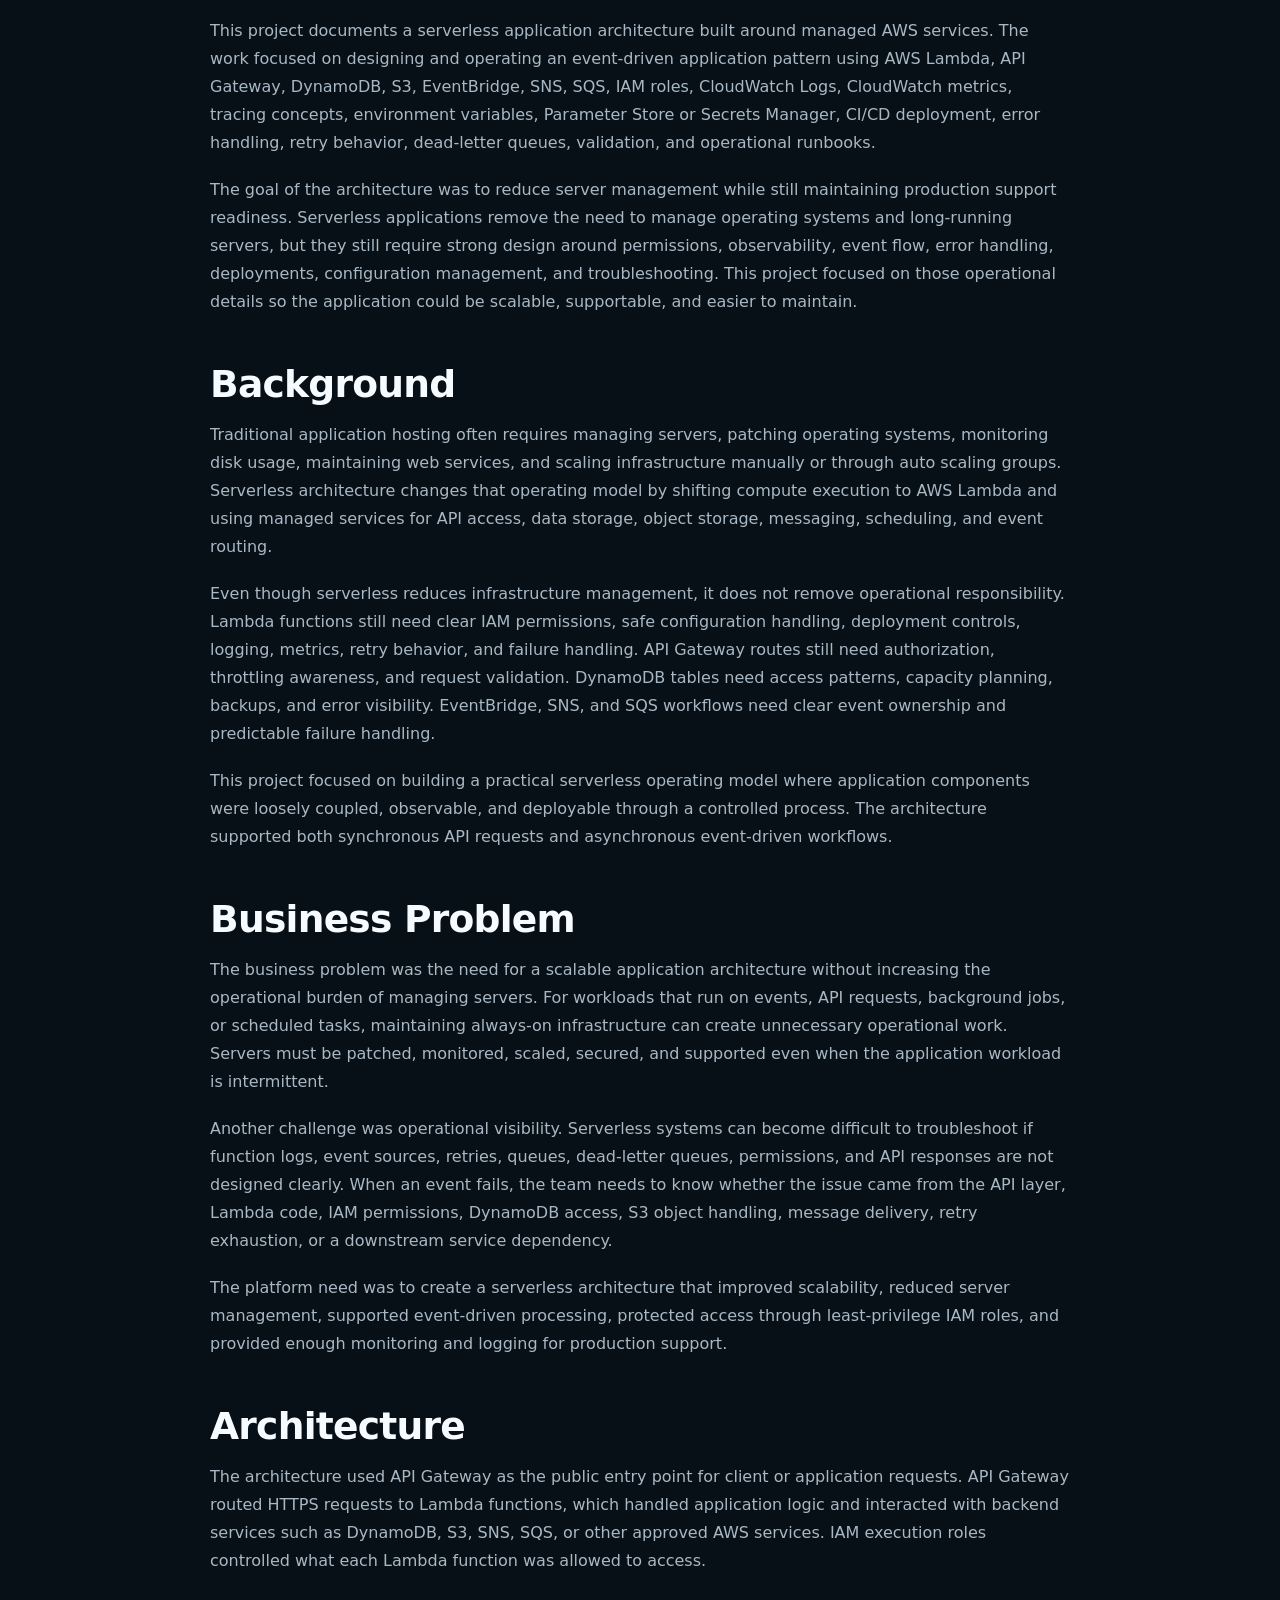
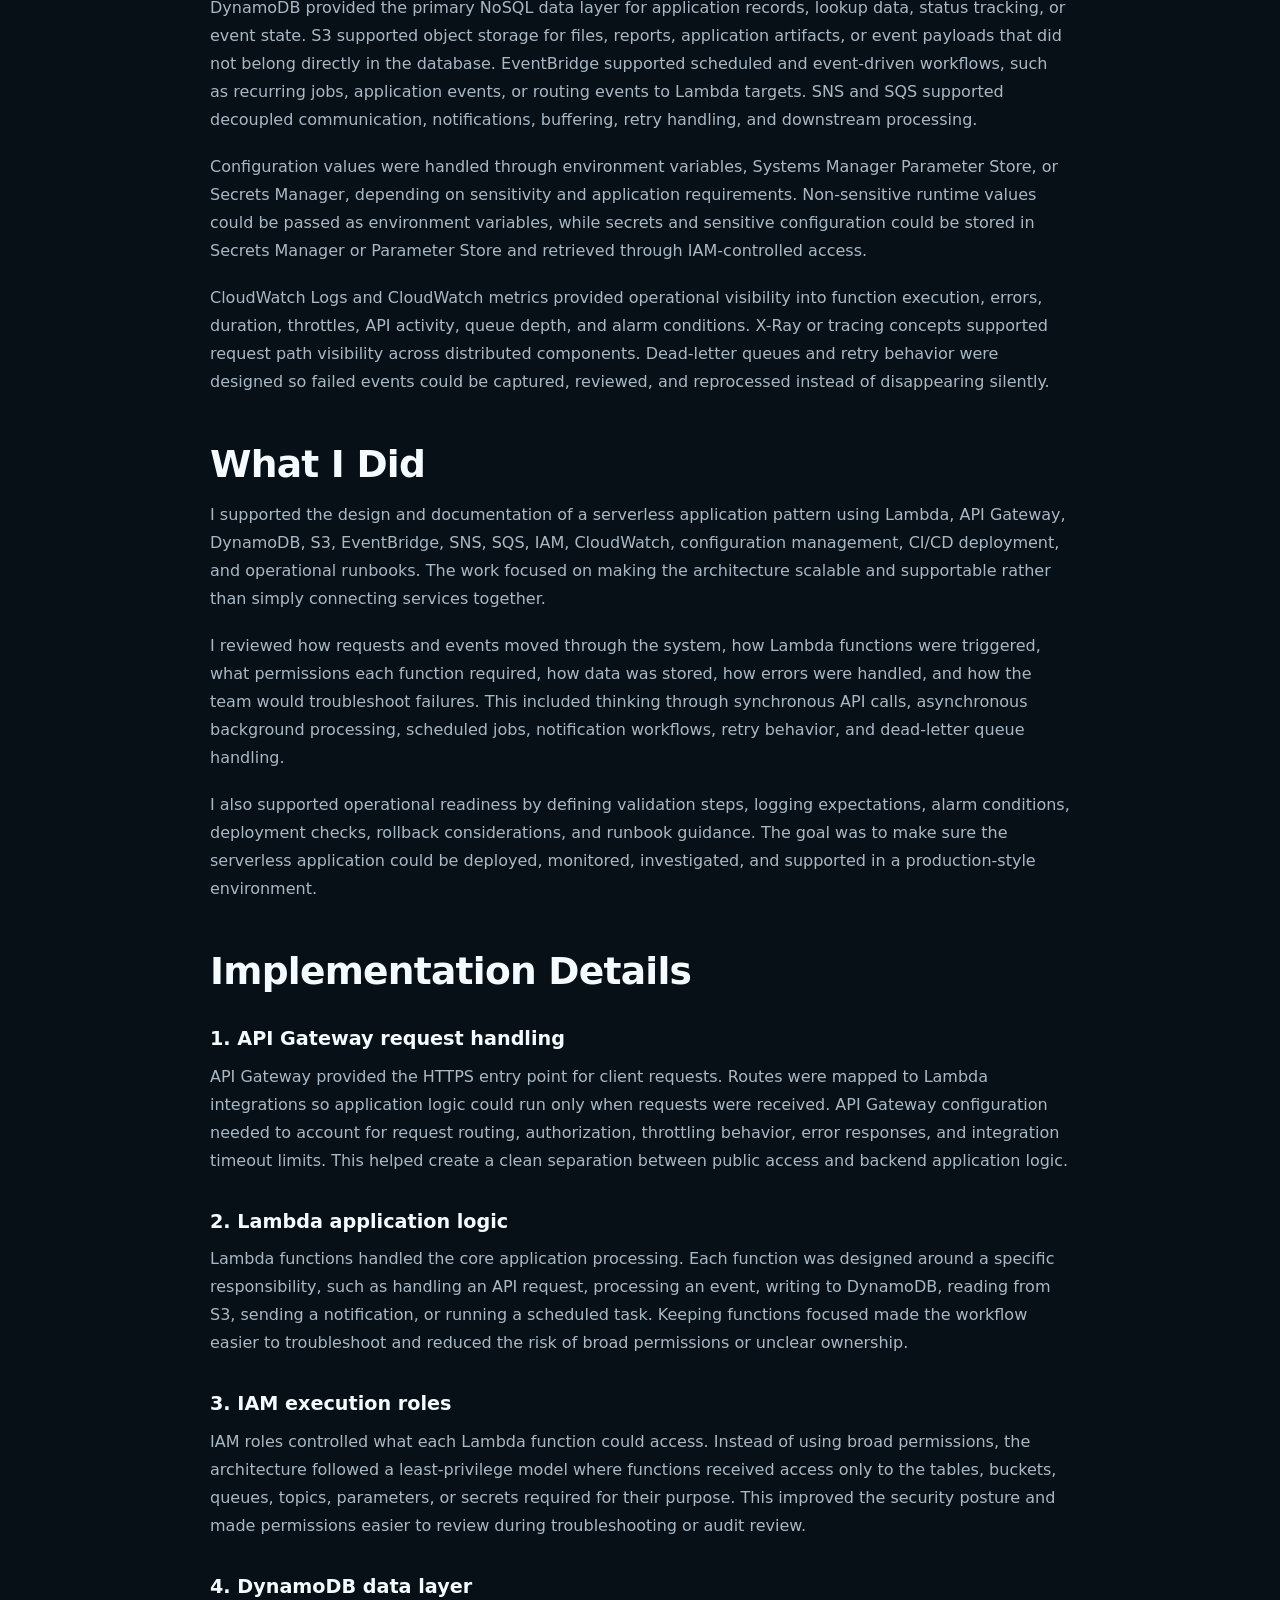
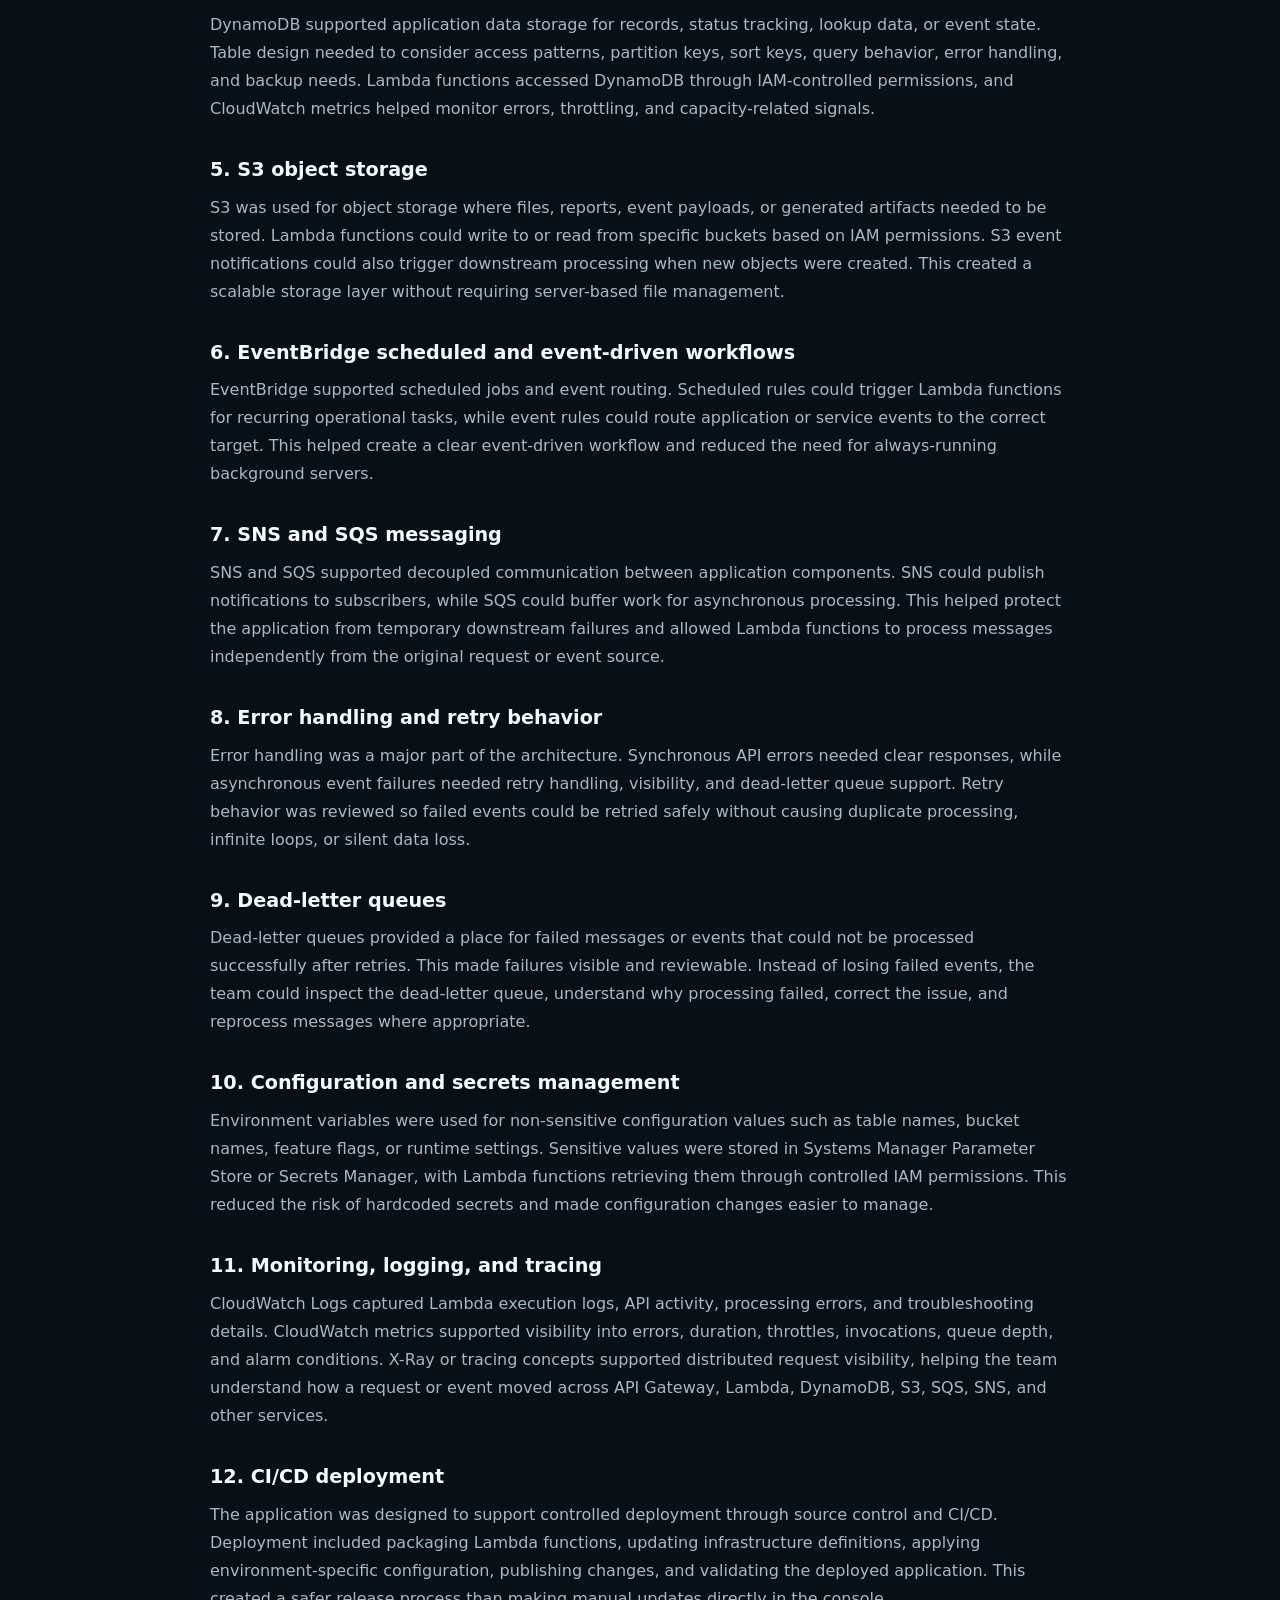
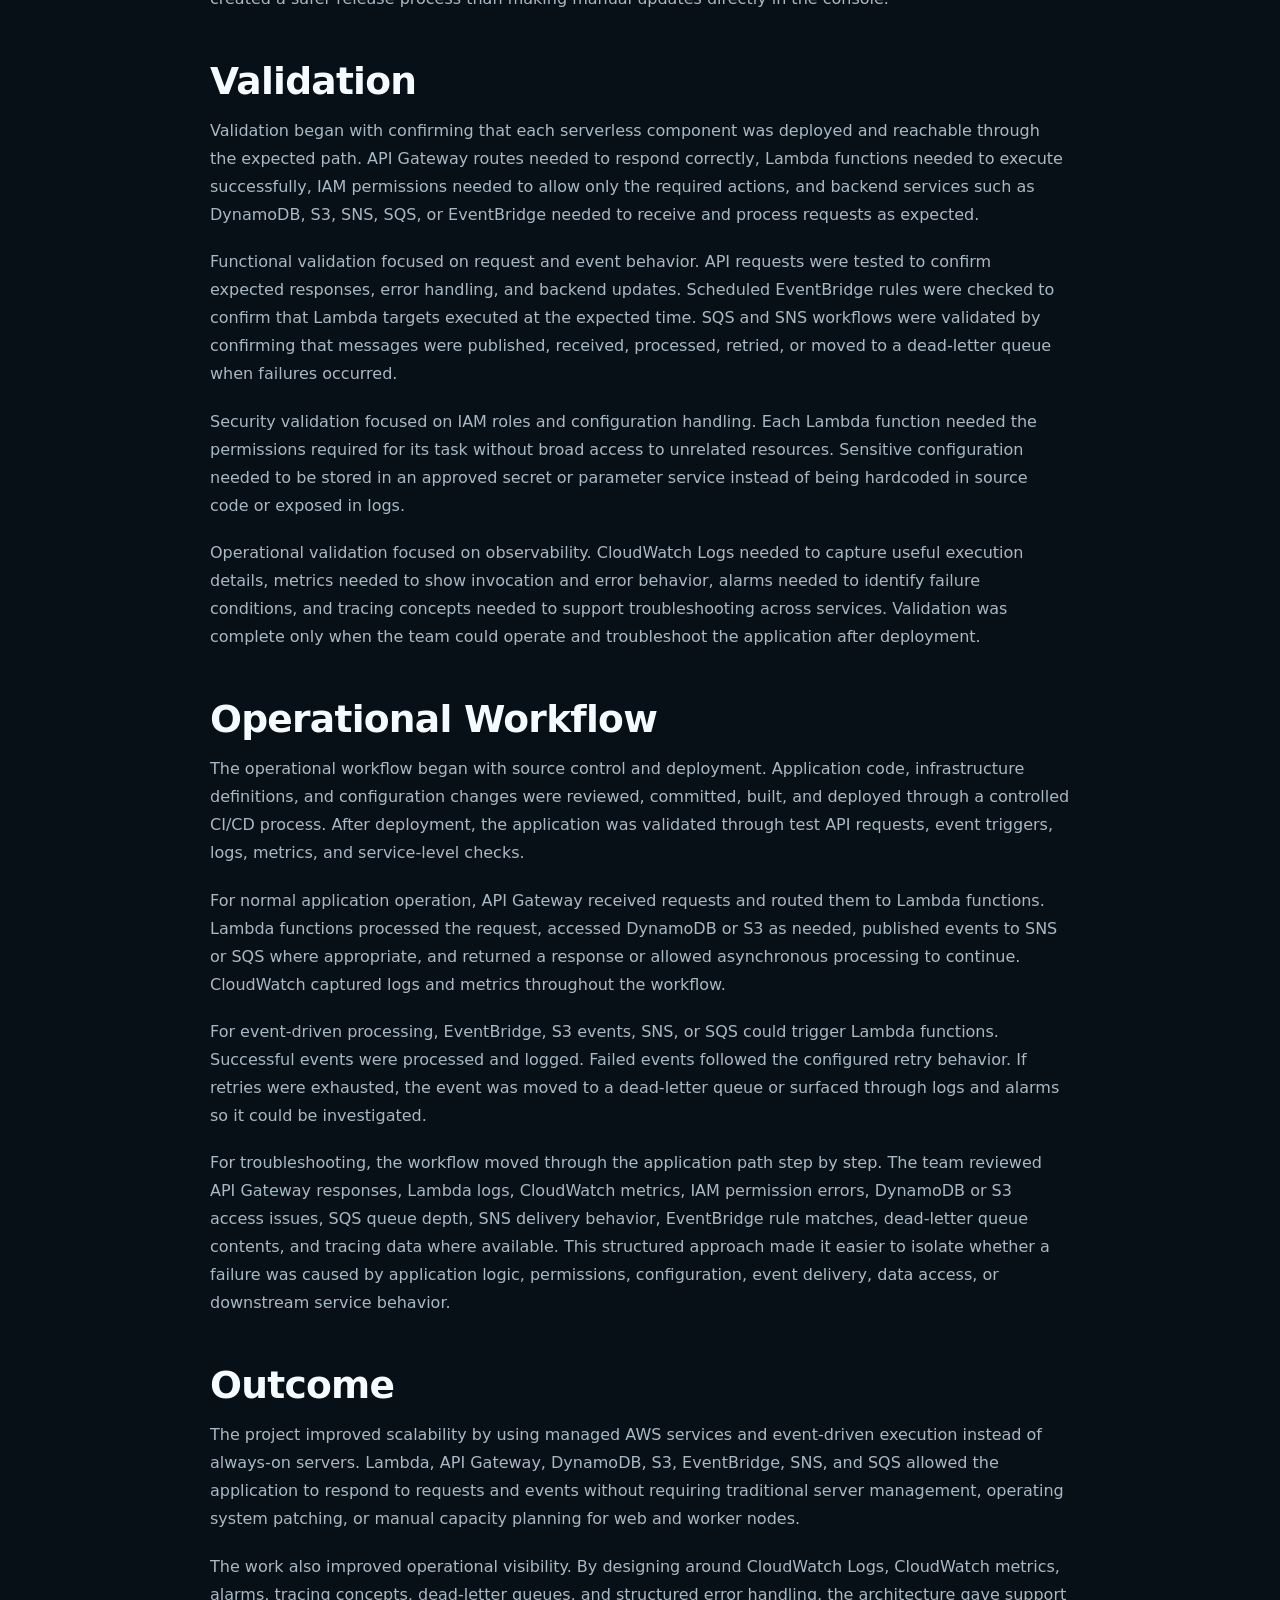
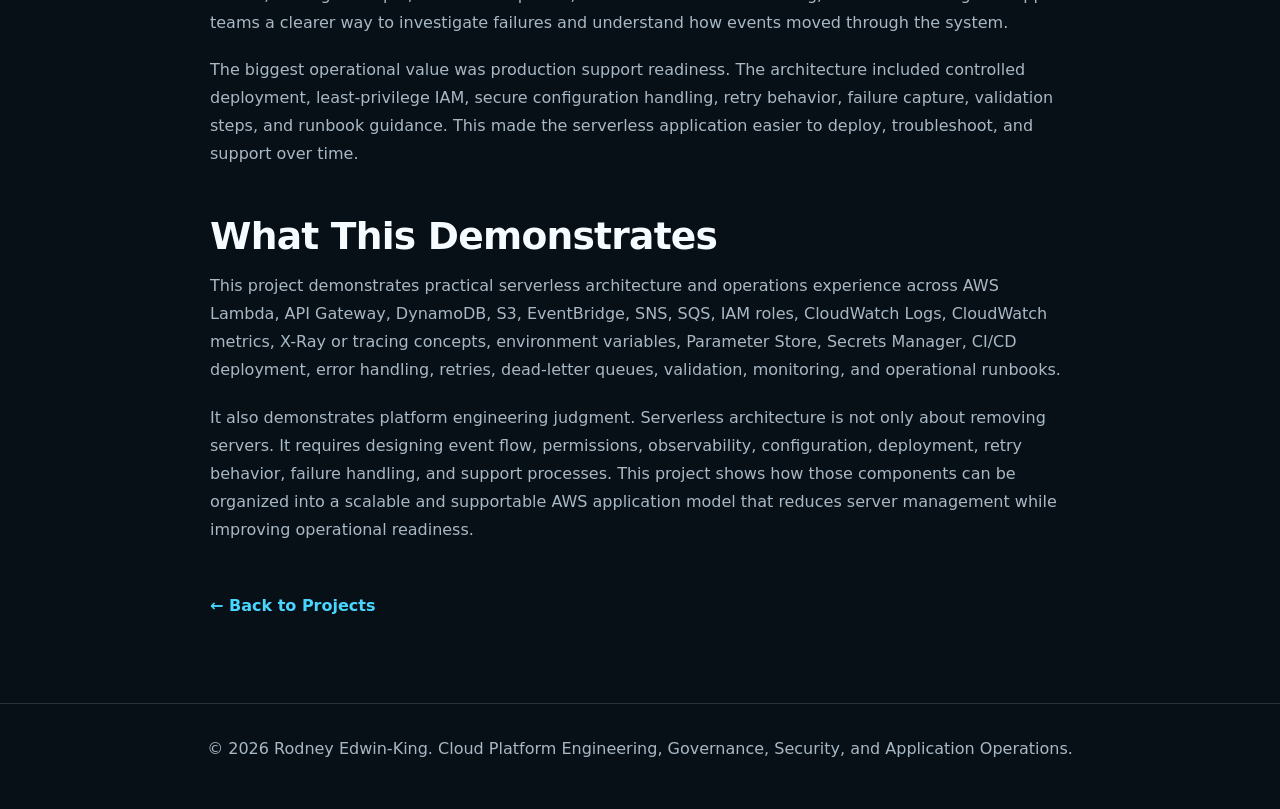
<file: projects/serverless-application-architecture.html>
<!doctype html>
<html lang="en">
  <head>
    <meta charset="utf-8">
    <meta name="viewport" content="width=device-width, initial-scale=1">
    <title>Serverless Application Architecture | Rodney Edwin-King</title>
    <meta name="description" content="Serverless Application Architecture documentation-style portfolio case study.">
    <link rel="stylesheet" href="../styles.css">
  </head>

  <body>
    <header class="site-header">
      <a class="brand" href="../index.html">Rodney Edwin-King</a>
      <nav class="site-nav" aria-label="Main navigation">
        <a href="../index.html#about">About</a>
        <a href="../index.html#experience">Experience</a>
        <a href="../index.html#projects">Projects</a>
        <a href="../index.html#credentials">Credentials</a>
        <a href="../index.html#contact">Contact</a>
      </nav>
    </header>

    <main class="blog-page">
  <article class="blog-post">
    <p class="eyebrow">Project Documentation</p>

    <h1>Serverless Application Architecture</h1>

    <p class="blog-lead">
      This project documents a serverless application architecture built around managed AWS services. The work focused on
      designing and operating an event-driven application pattern using AWS Lambda, API Gateway, DynamoDB, S3, EventBridge,
      SNS, SQS, IAM roles, CloudWatch Logs, CloudWatch metrics, tracing concepts, environment variables, Parameter Store or
      Secrets Manager, CI/CD deployment, error handling, retry behavior, dead-letter queues, validation, and operational
      runbooks.
    </p>

    <p class="blog-meta">
      Services and tools: AWS Lambda, API Gateway, DynamoDB, S3, EventBridge, SNS, SQS, IAM roles, CloudWatch Logs,
      CloudWatch metrics, tracing concepts, environment variables, Parameter Store, Secrets Manager, CI/CD deployment,
      error handling, retry behavior, dead-letter queues, monitoring, validation, and operational runbooks.
    </p>

    <hr>

    <figure class="blog-diagram architecture-image">
      <a href="../assets/images/serverless-application-architecture.png" target="_blank" rel="noopener">
        <img src="../assets/images/serverless-application-architecture.png" alt="Serverless Application Architecture diagram" class="project-diagram" style="display:block; width:100%; max-width:100%; height:auto; cursor: zoom-in;">
      </a>
      <figcaption>
        Serverless application architecture using Lambda, API Gateway, DynamoDB, S3, EventBridge, SNS, SQS,
        IAM roles, CloudWatch monitoring, configuration management, retries, and dead-letter queues.
      </figcaption>
    </figure>

    <h2>Overview</h2>

    <p>
      This project documents a serverless application architecture built around managed AWS services. The work focused on
      designing and operating an event-driven application pattern using AWS Lambda, API Gateway, DynamoDB, S3, EventBridge,
      SNS, SQS, IAM roles, CloudWatch Logs, CloudWatch metrics, tracing concepts, environment variables, Parameter Store or
      Secrets Manager, CI/CD deployment, error handling, retry behavior, dead-letter queues, validation, and operational
      runbooks.
    </p>

    <p>
      The goal of the architecture was to reduce server management while still maintaining production support readiness.
      Serverless applications remove the need to manage operating systems and long-running servers, but they still require
      strong design around permissions, observability, event flow, error handling, deployments, configuration management,
      and troubleshooting. This project focused on those operational details so the application could be scalable,
      supportable, and easier to maintain.
    </p>

    <h2>Background</h2>

    <p>
      Traditional application hosting often requires managing servers, patching operating systems, monitoring disk usage,
      maintaining web services, and scaling infrastructure manually or through auto scaling groups. Serverless architecture
      changes that operating model by shifting compute execution to AWS Lambda and using managed services for API access,
      data storage, object storage, messaging, scheduling, and event routing.
    </p>

    <p>
      Even though serverless reduces infrastructure management, it does not remove operational responsibility. Lambda
      functions still need clear IAM permissions, safe configuration handling, deployment controls, logging, metrics,
      retry behavior, and failure handling. API Gateway routes still need authorization, throttling awareness, and request
      validation. DynamoDB tables need access patterns, capacity planning, backups, and error visibility. EventBridge,
      SNS, and SQS workflows need clear event ownership and predictable failure handling.
    </p>

    <p>
      This project focused on building a practical serverless operating model where application components were loosely
      coupled, observable, and deployable through a controlled process. The architecture supported both synchronous API
      requests and asynchronous event-driven workflows.
    </p>

    <h2>Business Problem</h2>

    <p>
      The business problem was the need for a scalable application architecture without increasing the operational burden
      of managing servers. For workloads that run on events, API requests, background jobs, or scheduled tasks, maintaining
      always-on infrastructure can create unnecessary operational work. Servers must be patched, monitored, scaled,
      secured, and supported even when the application workload is intermittent.
    </p>

    <p>
      Another challenge was operational visibility. Serverless systems can become difficult to troubleshoot if function
      logs, event sources, retries, queues, dead-letter queues, permissions, and API responses are not designed clearly.
      When an event fails, the team needs to know whether the issue came from the API layer, Lambda code, IAM permissions,
      DynamoDB access, S3 object handling, message delivery, retry exhaustion, or a downstream service dependency.
    </p>

    <p>
      The platform need was to create a serverless architecture that improved scalability, reduced server management,
      supported event-driven processing, protected access through least-privilege IAM roles, and provided enough monitoring
      and logging for production support.
    </p>

    <h2>Architecture</h2>

    <p>
      The architecture used API Gateway as the public entry point for client or application requests. API Gateway routed
      HTTPS requests to Lambda functions, which handled application logic and interacted with backend services such as
      DynamoDB, S3, SNS, SQS, or other approved AWS services. IAM execution roles controlled what each Lambda function was
      allowed to access.
    </p>

    

    <p>
      DynamoDB provided the primary NoSQL data layer for application records, lookup data, status tracking, or event state.
      S3 supported object storage for files, reports, application artifacts, or event payloads that did not belong directly
      in the database. EventBridge supported scheduled and event-driven workflows, such as recurring jobs, application
      events, or routing events to Lambda targets. SNS and SQS supported decoupled communication, notifications, buffering,
      retry handling, and downstream processing.
    </p>

    <p>
      Configuration values were handled through environment variables, Systems Manager Parameter Store, or Secrets Manager,
      depending on sensitivity and application requirements. Non-sensitive runtime values could be passed as environment
      variables, while secrets and sensitive configuration could be stored in Secrets Manager or Parameter Store and
      retrieved through IAM-controlled access.
    </p>

    <p>
      CloudWatch Logs and CloudWatch metrics provided operational visibility into function execution, errors, duration,
      throttles, API activity, queue depth, and alarm conditions. X-Ray or tracing concepts supported request path
      visibility across distributed components. Dead-letter queues and retry behavior were designed so failed events could
      be captured, reviewed, and reprocessed instead of disappearing silently.
    </p>

    <h2>What I Did</h2>

    <p>
      I supported the design and documentation of a serverless application pattern using Lambda, API Gateway, DynamoDB, S3,
      EventBridge, SNS, SQS, IAM, CloudWatch, configuration management, CI/CD deployment, and operational runbooks. The work
      focused on making the architecture scalable and supportable rather than simply connecting services together.
    </p>

    <p>
      I reviewed how requests and events moved through the system, how Lambda functions were triggered, what permissions
      each function required, how data was stored, how errors were handled, and how the team would troubleshoot failures.
      This included thinking through synchronous API calls, asynchronous background processing, scheduled jobs, notification
      workflows, retry behavior, and dead-letter queue handling.
    </p>

    <p>
      I also supported operational readiness by defining validation steps, logging expectations, alarm conditions,
      deployment checks, rollback considerations, and runbook guidance. The goal was to make sure the serverless application
      could be deployed, monitored, investigated, and supported in a production-style environment.
    </p>

    <h2>Implementation Details</h2>

    <h3>1. API Gateway request handling</h3>
    <p>
      API Gateway provided the HTTPS entry point for client requests. Routes were mapped to Lambda integrations so
      application logic could run only when requests were received. API Gateway configuration needed to account for request
      routing, authorization, throttling behavior, error responses, and integration timeout limits. This helped create a
      clean separation between public access and backend application logic.
    </p>

    <h3>2. Lambda application logic</h3>
    <p>
      Lambda functions handled the core application processing. Each function was designed around a specific responsibility,
      such as handling an API request, processing an event, writing to DynamoDB, reading from S3, sending a notification, or
      running a scheduled task. Keeping functions focused made the workflow easier to troubleshoot and reduced the risk of
      broad permissions or unclear ownership.
    </p>

    <h3>3. IAM execution roles</h3>
    <p>
      IAM roles controlled what each Lambda function could access. Instead of using broad permissions, the architecture
      followed a least-privilege model where functions received access only to the tables, buckets, queues, topics,
      parameters, or secrets required for their purpose. This improved the security posture and made permissions easier to
      review during troubleshooting or audit review.
    </p>

    <h3>4. DynamoDB data layer</h3>
    <p>
      DynamoDB supported application data storage for records, status tracking, lookup data, or event state. Table design
      needed to consider access patterns, partition keys, sort keys, query behavior, error handling, and backup needs.
      Lambda functions accessed DynamoDB through IAM-controlled permissions, and CloudWatch metrics helped monitor errors,
      throttling, and capacity-related signals.
    </p>

    <h3>5. S3 object storage</h3>
    <p>
      S3 was used for object storage where files, reports, event payloads, or generated artifacts needed to be stored.
      Lambda functions could write to or read from specific buckets based on IAM permissions. S3 event notifications could
      also trigger downstream processing when new objects were created. This created a scalable storage layer without
      requiring server-based file management.
    </p>

    <h3>6. EventBridge scheduled and event-driven workflows</h3>
    <p>
      EventBridge supported scheduled jobs and event routing. Scheduled rules could trigger Lambda functions for recurring
      operational tasks, while event rules could route application or service events to the correct target. This helped
      create a clear event-driven workflow and reduced the need for always-running background servers.
    </p>

    <h3>7. SNS and SQS messaging</h3>
    <p>
      SNS and SQS supported decoupled communication between application components. SNS could publish notifications to
      subscribers, while SQS could buffer work for asynchronous processing. This helped protect the application from
      temporary downstream failures and allowed Lambda functions to process messages independently from the original request
      or event source.
    </p>

    <h3>8. Error handling and retry behavior</h3>
    <p>
      Error handling was a major part of the architecture. Synchronous API errors needed clear responses, while asynchronous
      event failures needed retry handling, visibility, and dead-letter queue support. Retry behavior was reviewed so failed
      events could be retried safely without causing duplicate processing, infinite loops, or silent data loss.
    </p>

    <h3>9. Dead-letter queues</h3>
    <p>
      Dead-letter queues provided a place for failed messages or events that could not be processed successfully after
      retries. This made failures visible and reviewable. Instead of losing failed events, the team could inspect the
      dead-letter queue, understand why processing failed, correct the issue, and reprocess messages where appropriate.
    </p>

    <h3>10. Configuration and secrets management</h3>
    <p>
      Environment variables were used for non-sensitive configuration values such as table names, bucket names, feature
      flags, or runtime settings. Sensitive values were stored in Systems Manager Parameter Store or Secrets Manager, with
      Lambda functions retrieving them through controlled IAM permissions. This reduced the risk of hardcoded secrets and
      made configuration changes easier to manage.
    </p>

    <h3>11. Monitoring, logging, and tracing</h3>
    <p>
      CloudWatch Logs captured Lambda execution logs, API activity, processing errors, and troubleshooting details.
      CloudWatch metrics supported visibility into errors, duration, throttles, invocations, queue depth, and alarm
      conditions. X-Ray or tracing concepts supported distributed request visibility, helping the team understand how a
      request or event moved across API Gateway, Lambda, DynamoDB, S3, SQS, SNS, and other services.
    </p>

    <h3>12. CI/CD deployment</h3>
    <p>
      The application was designed to support controlled deployment through source control and CI/CD. Deployment included
      packaging Lambda functions, updating infrastructure definitions, applying environment-specific configuration,
      publishing changes, and validating the deployed application. This created a safer release process than making manual
      updates directly in the console.
    </p>

    <h2>Validation</h2>

    <p>
      Validation began with confirming that each serverless component was deployed and reachable through the expected path.
      API Gateway routes needed to respond correctly, Lambda functions needed to execute successfully, IAM permissions
      needed to allow only the required actions, and backend services such as DynamoDB, S3, SNS, SQS, or EventBridge needed
      to receive and process requests as expected.
    </p>

    <p>
      Functional validation focused on request and event behavior. API requests were tested to confirm expected responses,
      error handling, and backend updates. Scheduled EventBridge rules were checked to confirm that Lambda targets executed
      at the expected time. SQS and SNS workflows were validated by confirming that messages were published, received,
      processed, retried, or moved to a dead-letter queue when failures occurred.
    </p>

    <p>
      Security validation focused on IAM roles and configuration handling. Each Lambda function needed the permissions
      required for its task without broad access to unrelated resources. Sensitive configuration needed to be stored in an
      approved secret or parameter service instead of being hardcoded in source code or exposed in logs.
    </p>

    <p>
      Operational validation focused on observability. CloudWatch Logs needed to capture useful execution details, metrics
      needed to show invocation and error behavior, alarms needed to identify failure conditions, and tracing concepts
      needed to support troubleshooting across services. Validation was complete only when the team could operate and
      troubleshoot the application after deployment.
    </p>

    <h2>Operational Workflow</h2>

    <p>
      The operational workflow began with source control and deployment. Application code, infrastructure definitions, and
      configuration changes were reviewed, committed, built, and deployed through a controlled CI/CD process. After
      deployment, the application was validated through test API requests, event triggers, logs, metrics, and service-level
      checks.
    </p>

    <p>
      For normal application operation, API Gateway received requests and routed them to Lambda functions. Lambda functions
      processed the request, accessed DynamoDB or S3 as needed, published events to SNS or SQS where appropriate, and
      returned a response or allowed asynchronous processing to continue. CloudWatch captured logs and metrics throughout
      the workflow.
    </p>

    <p>
      For event-driven processing, EventBridge, S3 events, SNS, or SQS could trigger Lambda functions. Successful events
      were processed and logged. Failed events followed the configured retry behavior. If retries were exhausted, the event
      was moved to a dead-letter queue or surfaced through logs and alarms so it could be investigated.
    </p>

    <p>
      For troubleshooting, the workflow moved through the application path step by step. The team reviewed API Gateway
      responses, Lambda logs, CloudWatch metrics, IAM permission errors, DynamoDB or S3 access issues, SQS queue depth,
      SNS delivery behavior, EventBridge rule matches, dead-letter queue contents, and tracing data where available. This
      structured approach made it easier to isolate whether a failure was caused by application logic, permissions,
      configuration, event delivery, data access, or downstream service behavior.
    </p>

    <h2>Outcome</h2>

    <p>
      The project improved scalability by using managed AWS services and event-driven execution instead of always-on
      servers. Lambda, API Gateway, DynamoDB, S3, EventBridge, SNS, and SQS allowed the application to respond to requests
      and events without requiring traditional server management, operating system patching, or manual capacity planning
      for web and worker nodes.
    </p>

    <p>
      The work also improved operational visibility. By designing around CloudWatch Logs, CloudWatch metrics, alarms,
      tracing concepts, dead-letter queues, and structured error handling, the architecture gave support teams a clearer
      way to investigate failures and understand how events moved through the system.
    </p>

    <p>
      The biggest operational value was production support readiness. The architecture included controlled deployment,
      least-privilege IAM, secure configuration handling, retry behavior, failure capture, validation steps, and runbook
      guidance. This made the serverless application easier to deploy, troubleshoot, and support over time.
    </p>

    <h2>What This Demonstrates</h2>

    <p>
      This project demonstrates practical serverless architecture and operations experience across AWS Lambda, API Gateway,
      DynamoDB, S3, EventBridge, SNS, SQS, IAM roles, CloudWatch Logs, CloudWatch metrics, X-Ray or tracing concepts,
      environment variables, Parameter Store, Secrets Manager, CI/CD deployment, error handling, retries, dead-letter
      queues, validation, monitoring, and operational runbooks.
    </p>

    <p>
      It also demonstrates platform engineering judgment. Serverless architecture is not only about removing servers. It
      requires designing event flow, permissions, observability, configuration, deployment, retry behavior, failure handling,
      and support processes. This project shows how those components can be organized into a scalable and supportable AWS
      application model that reduces server management while improving operational readiness.
    </p>

    <p class="blog-back-link">
      <a href="../index.html#projects">&larr; Back to Projects</a>
    </p>
  </article>
</main>

    <footer class="site-footer">
      <p>&copy; <span id="year"></span> Rodney Edwin-King. Cloud Platform Engineering, Governance, Security, and Application Operations.</p>
    </footer>

    <script src="../script.js"></script>
  </body>
</html>
</file>
<file: styles.css>
:root {
  color-scheme: dark;
  --bg: #071016;
  --bg-soft: #0d1b24;
  --panel: rgba(255, 255, 255, 0.07);
  --panel-strong: rgba(255, 255, 255, 0.11);
  --text: #f6fbff;
  --muted: #a9b8c5;
  --line: rgba(255, 255, 255, 0.14);
  --accent: #48d5ff;
  --accent-2: #7c5cff;
  --accent-3: #34d399;
  --shadow: 0 24px 80px rgba(0, 0, 0, 0.35);
}

* {
  box-sizing: border-box;
}

html {
  scroll-behavior: smooth;
}

body {
  margin: 0;
  background:
    radial-gradient(circle at top left, rgba(72, 213, 255, 0.24), transparent 34rem),
    radial-gradient(circle at top right, rgba(124, 92, 255, 0.22), transparent 30rem),
    var(--bg);
  color: var(--text);
  font-family: Inter, ui-sans-serif, system-ui, -apple-system, BlinkMacSystemFont, "Segoe UI", sans-serif;
  line-height: 1.6;
}

a {
  color: inherit;
  text-decoration: none;
}

.site-header {
  position: sticky;
  top: 0;
  z-index: 10;
  display: flex;
  align-items: center;
  justify-content: space-between;
  gap: 1.5rem;
  padding: 1rem clamp(1.25rem, 5vw, 4rem);
  background: rgba(7, 16, 22, 0.82);
  border-bottom: 1px solid var(--line);
  backdrop-filter: blur(16px);
}

.brand {
  font-size: 1.05rem;
  font-weight: 800;
  letter-spacing: 0.01em;
}

.site-nav {
  display: flex;
  align-items: center;
  gap: 1.25rem;
  color: var(--muted);
  font-size: 0.95rem;
}

.site-nav a:hover {
  color: var(--text);
}

.menu-toggle {
  display: none;
  width: 2.5rem;
  height: 2.5rem;
  border: 1px solid var(--line);
  border-radius: 8px;
  background: transparent;
  color: var(--text);
}

.menu-toggle span {
  display: block;
  width: 1rem;
  height: 2px;
  margin: 4px auto;
  background: currentColor;
}

.section {
  width: min(1180px, calc(100% - 2rem));
  margin: 0 auto;
  padding: 5rem 0;
}

.hero {
  min-height: auto;
  display: grid;
  grid-template-columns: minmax(0, 1fr) 200px;
  align-items: center;
  gap: clamp(2rem, 4vw, 3rem);
  padding-top: 4rem;
  padding-bottom: 4rem;
}

.eyebrow {
  margin: 0 0 0.8rem;
  color: var(--accent);
  font-size: 0.78rem;
  font-weight: 800;
  letter-spacing: 0.13em;
  text-transform: uppercase;
}

h1,
h2,
h3,
p {
  margin-top: 0;
}

h1 {
  max-width: 820px;
  margin-bottom: 1.25rem;
  font-size: clamp(2.1rem, 3.35vw, 3rem);
  line-height: 1.05;
  letter-spacing: -0.025em;
}

h2 {
  max-width: 780px;
  font-size: clamp(1.8rem, 3vw, 2.8rem);
  line-height: 1.08;
  letter-spacing: -0.02em;
}

h3 {
  margin-bottom: 0.65rem;
  font-size: 1.2rem;
}

.hero-text {
  max-width: 760px;
  color: var(--muted);
  font-size: clamp(0.98rem, 1.35vw, 1.12rem);
}

.hero-actions {
  display: flex;
  flex-wrap: wrap;
  gap: 0.85rem;
  margin-top: 1.5rem;
}

.button {
  display: inline-flex;
  align-items: center;
  justify-content: center;
  min-height: 2.8rem;
  padding: 0.75rem 1.1rem;
  border: 1px solid var(--line);
  border-radius: 8px;
  background: var(--panel);
  color: var(--text);
  font-weight: 750;
}

.button:hover {
  transform: translateY(-1px);
  border-color: rgba(255, 255, 255, 0.32);
}

.button.primary {
  border-color: transparent;
  background: linear-gradient(135deg, var(--accent), var(--accent-2));
  color: #061018;
}

.button.ghost {
  background: transparent;
}

.hero-card {
  max-width: 200px;
  padding: 0.6rem;
  border: 1px solid var(--line);
  border-radius: 8px;
  background: linear-gradient(180deg, var(--panel-strong), var(--panel));
  box-shadow: var(--shadow);
  justify-self: end;
}

.profile-image {
  width: 100%;
  aspect-ratio: 1 / 1;
  object-fit: cover;
  object-position: center top;
  border-radius: 8px;
  border: 1px solid var(--line);
  display: block;
  margin-bottom: 0.85rem;
}

.hero-card h2 {
  font-size: 1.05rem;
  line-height: 1.1;
  letter-spacing: -0.015em;
}

.hero-card p {
  font-size: 0.82rem;
  line-height: 1.45;
}

.hero-card p,
.card p,
.evidence-card p,
.project p,
.resume-section p,
.contact-section p,
.muted {
  color: var(--muted);
}

.metrics-intro {
  width: min(1180px, calc(100% - 2rem));
  margin: 0 auto 1rem;
}

.metrics-band {
  width: min(1180px, calc(100% - 2rem));
  display: grid;
  grid-template-columns: repeat(3, minmax(0, 1fr));
  gap: 1rem;
  margin: 0 auto;
  padding-bottom: 4rem;
}

.metric {
  min-height: 7rem;
  padding: 1rem;
  border: 1px solid var(--line);
  border-radius: 8px;
  background: rgba(255, 255, 255, 0.05);
}

.metric strong,
.metric span {
  display: block;
}

.metric strong {
  margin-bottom: 0.4rem;
  color: var(--text);
  font-size: clamp(1.5rem, 3vw, 2rem);
  line-height: 1;
}

.metric span {
  color: var(--muted);
  font-size: 0.92rem;
  line-height: 1.35;
}

.section-heading {
  margin-bottom: 2rem;
}

.experience-section {
  position: relative;
  overflow: hidden;
}

.experience-section::before {
  content: "";
  position: absolute;
  top: 5rem;
  left: -9rem;
  width: 20rem;
  height: 20rem;
  pointer-events: none;
  background: radial-gradient(circle, rgba(72, 213, 255, 0.14), transparent 68%);
}

.experience-section .section-heading,
.experience-section .timeline {
  position: relative;
}

.experience-section .section-heading::after {
  content: "";
  display: block;
  width: min(100%, 48rem);
  height: 1px;
  margin-top: 1.8rem;
  background: linear-gradient(90deg, rgba(72, 213, 255, 0.58), rgba(124, 92, 255, 0.28), transparent);
}

.section-note {
  max-width: 720px;
  margin: -1rem 0 2rem;
  color: var(--muted);
  font-size: 1rem;
}

.split {
  display: grid;
  grid-template-columns: minmax(0, 0.95fr) minmax(0, 1.05fr);
  gap: 1.25rem;
  padding: 1.35rem;
  border: 1px solid var(--line);
  border-radius: 18px;
  background:
    linear-gradient(135deg, rgba(72, 213, 255, 0.08), rgba(124, 92, 255, 0.05)),
    rgba(255, 255, 255, 0.025);
  color: var(--muted);
  font-size: 1.03rem;
}

.split p {
  margin: 0;
}

.split .wide {
  grid-column: auto;
  max-width: none;
}

.split p:last-child {
  grid-column: 1 / -1;
  padding-top: 1rem;
  border-top: 1px solid var(--line);
}

.cards {
  display: grid;
  grid-template-columns: repeat(3, minmax(0, 1fr));
  gap: 1rem;
}

.card,
.project,
.cert-card,
.resume-section,
.contact-section {
  border: 1px solid var(--line);
  border-radius: 8px;
  background: var(--panel);
}

.card {
  padding: 1.2rem;
}

.evidence-grid {
  display: grid;
  grid-template-columns: repeat(3, minmax(0, 1fr));
  gap: 1rem;
}

.evidence-card {
  position: relative;
  display: flex;
  min-height: 18rem;
  flex-direction: column;
  gap: 1rem;
  overflow: hidden;
  padding: 1.2rem;
  border: 1px solid var(--line);
  border-radius: 18px;
  background:
    radial-gradient(circle at top left, rgba(72, 213, 255, 0.14), transparent 45%),
    linear-gradient(180deg, rgba(255, 255, 255, 0.07), rgba(255, 255, 255, 0.035));
  box-shadow: 0 18px 50px rgba(0, 0, 0, 0.16);
}

.evidence-card::before {
  content: "";
  position: absolute;
  inset: 0 0 auto;
  height: 3px;
  background: linear-gradient(90deg, var(--accent), var(--accent-2));
  opacity: 0.85;
}

.evidence-card h3 {
  max-width: 14rem;
  font-size: 1.05rem;
}

.evidence-card p {
  margin: 0;
  font-size: 0.96rem;
}

.evidence-card .tag-list {
  margin-top: auto;
}

.evidence-card:nth-child(1),
.evidence-card:nth-child(6) {
  grid-column: span 2;
}

.tag-list {
  display: flex;
  flex-wrap: wrap;
  gap: 0.45rem;
  margin-top: 1rem;
}

.tag-list span {
  padding: 0.35rem 0.55rem;
  border: 1px solid rgba(72, 213, 255, 0.24);
  border-radius: 999px;
  color: var(--accent);
  background: rgba(72, 213, 255, 0.08);
  font-size: 0.78rem;
  font-weight: 800;
}

.timeline {
  display: grid;
  grid-template-columns: repeat(3, minmax(0, 1fr));
  gap: 1rem;
  border-top: 0;
}

.cert-card {
  padding: 1.2rem;
}

.timeline-item {
  position: relative;
  display: flex;
  min-height: 14rem;
  flex-direction: column;
  gap: 1rem;
  overflow: hidden;
  padding: 1.35rem;
  border: 1px solid rgba(148, 163, 184, 0.22);
  border-radius: 18px;
  background:
    radial-gradient(circle at top right, rgba(124, 92, 255, 0.12), transparent 42%),
    linear-gradient(145deg, rgba(19, 31, 39, 0.96), rgba(9, 19, 26, 0.96));
  box-shadow: 0 18px 55px rgba(0, 0, 0, 0.18);
  transition: transform 180ms ease, border-color 180ms ease, box-shadow 180ms ease;
}

.timeline-item::before {
  content: "";
  position: absolute;
  inset: 0 0 auto;
  height: 3px;
  background: linear-gradient(90deg, var(--accent), var(--accent-2), transparent);
}

.timeline-item:first-child {
  border-color: rgba(72, 213, 255, 0.36);
  background:
    radial-gradient(circle at top right, rgba(72, 213, 255, 0.16), transparent 42%),
    linear-gradient(145deg, rgba(20, 40, 48, 0.98), rgba(11, 22, 30, 0.98));
}

.timeline-item:first-child::after {
  content: "Current";
  position: absolute;
  top: 1rem;
  right: 1rem;
  padding: 0.22rem 0.55rem;
  border: 1px solid rgba(72, 213, 255, 0.35);
  border-radius: 999px;
  color: var(--accent);
  background: rgba(72, 213, 255, 0.08);
  font-size: 0.68rem;
  font-weight: 800;
  letter-spacing: 0.12em;
  text-transform: uppercase;
}

.timeline-item:hover {
  transform: translateY(-3px);
  border-color: rgba(72, 213, 255, 0.42);
  box-shadow: 0 22px 70px rgba(0, 0, 0, 0.24);
}

.timeline-item h3 {
  max-width: 16rem;
  margin-bottom: 0;
  font-size: clamp(1.1rem, 1.8vw, 1.45rem);
  line-height: 1.25;
}

.timeline-item p,
.cert-card p,
.cert-card span {
  color: var(--muted);
}

.timeline-item p {
  margin-top: auto;
  margin-bottom: 0;
  padding-top: 1rem;
  border-top: 1px solid var(--line);
  line-height: 1.55;
}

.timeline-item p strong {
  display: block;
  margin-bottom: 0.28rem;
  color: var(--text);
  font-size: 1.02rem;
}

.project-list {
  display: grid;
  gap: 1rem;
}

.case-study-list {
  display: grid;
  grid-template-columns: repeat(3, minmax(0, 1fr));
  gap: 1rem;
}

.case-study {
  position: relative;
  min-height: 14rem;
  border: 1px solid rgba(154, 167, 184, 0.18);
  border-radius: 18px;
  background:
    radial-gradient(circle at top left, rgba(72, 213, 255, 0.16), transparent 42%),
    linear-gradient(145deg, rgba(255, 255, 255, 0.075), rgba(255, 255, 255, 0.025));
  box-shadow: 0 22px 60px rgba(0, 0, 0, 0.18);
  overflow: hidden;
  transition: transform 0.2s ease, border-color 0.2s ease, box-shadow 0.2s ease;
}

.case-study::before {
  content: "";
  position: absolute;
  inset: 0 0 auto;
  height: 3px;
  background: linear-gradient(90deg, var(--accent), var(--accent-2));
  opacity: 0.9;
}

.case-study::after {
  content: "";
  position: absolute;
  right: -4rem;
  top: -4rem;
  width: 10rem;
  height: 10rem;
  border-radius: 50%;
  background: rgba(126, 91, 255, 0.16);
  filter: blur(34px);
  pointer-events: none;
}

.case-study:hover {
  transform: translateY(-3px);
  border-color: rgba(72, 213, 255, 0.36);
  box-shadow: 0 28px 75px rgba(0, 0, 0, 0.26);
}

.case-study[open] {
  grid-column: span 2;
  min-height: auto;
  background:
    radial-gradient(circle at top left, rgba(72, 213, 255, 0.2), transparent 34%),
    radial-gradient(circle at bottom right, rgba(126, 91, 255, 0.15), transparent 36%),
    linear-gradient(145deg, rgba(255, 255, 255, 0.08), rgba(255, 255, 255, 0.028));
}

.case-study summary {
  position: relative;
  z-index: 1;
  display: grid;
  grid-template-columns: minmax(0, 1fr) auto;
  gap: 0.7rem 1rem;
  align-content: start;
  align-items: start;
  min-height: 9rem;
  padding: 1.35rem;
  cursor: pointer;
}

.case-study summary::-webkit-details-marker {
  display: none;
}

.case-study summary::after {
  content: "View project +";
  justify-self: end;
  align-self: start;
  padding: 0.55rem 0.75rem;
  border: 1px solid rgba(72, 213, 255, 0.28);
  border-radius: 999px;
  color: var(--accent);
  background: rgba(72, 213, 255, 0.08);
  font-size: 0.72rem;
  font-weight: 850;
  letter-spacing: 0.06em;
  text-transform: uppercase;
  white-space: nowrap;
}

.case-study[open] summary {
  min-height: auto;
  padding-bottom: 0.8rem;
}

.case-study[open] summary::after {
  content: "Close project -";
}

.case-study summary strong {
  max-width: 28rem;
  font-size: clamp(1.2rem, 2vw, 1.55rem);
  line-height: 1.12;
}

.case-study summary em {
  grid-column: 1 / -1;
  max-width: 48rem;
  color: var(--muted);
  font-size: 0.95rem;
  font-style: normal;
  line-height: 1.55;
}

.case-study-body {
  position: relative;
  z-index: 1;
  display: grid;
  gap: 1rem;
  padding: 0 1.35rem 1.35rem;
}

.case-study-body p {
  margin: 0;
  padding: 1rem;
  border: 1px solid rgba(255, 255, 255, 0.06);
  border-radius: 14px;
  color: var(--muted);
  background: rgba(3, 10, 16, 0.36);
}

.case-study-body ul {
  display: grid;
  grid-template-columns: repeat(3, minmax(0, 1fr));
  gap: 0.8rem;
  margin: 0;
  padding: 0;
  list-style: none;
}

.case-study-body li {
  position: relative;
  margin: 0;
  padding: 0.95rem;
  border: 1px solid rgba(72, 213, 255, 0.14);
  border-radius: 14px;
  color: var(--muted);
  background: rgba(72, 213, 255, 0.055);
}

.case-study-body li::before {
  content: "";
  display: block;
  width: 2rem;
  height: 3px;
  margin-bottom: 0.75rem;
  border-radius: 999px;
  background: linear-gradient(90deg, var(--accent), var(--accent-2));
}

.case-study-body strong {
  color: var(--text);
}

.project {
  display: grid;
  grid-template-columns: minmax(0, 1fr) auto;
  align-items: center;
  gap: 1.5rem;
  padding: 1.2rem;
}

.project span {
  max-width: 260px;
  color: var(--accent-3);
  font-size: 0.85rem;
  font-weight: 800;
  text-align: right;
}

.cert-grid {
  display: grid;
  grid-template-columns: repeat(3, minmax(0, 1fr));
  gap: 1rem;
}

.cert-card span {
  display: block;
  font-size: 0.9rem;
}

.text-link {
  display: inline-block;
  margin-top: 1rem;
  color: var(--accent);
  font-weight: 800;
}

.text-link:hover {
  color: var(--text);
}

.resume-section,
.contact-section {
  display: flex;
  align-items: center;
  justify-content: space-between;
  gap: 1.5rem;
  padding: 2rem;
}

.contact-links {
  display: flex;
  flex-wrap: wrap;
  gap: 0.8rem;
}

.contact-links a {
  padding: 0.7rem 1rem;
  border: 1px solid var(--line);
  border-radius: 8px;
  color: var(--accent);
}

.site-footer {
  padding: 2rem clamp(1.25rem, 5vw, 4rem);
  border-top: 1px solid var(--line);
  color: var(--muted);
  text-align: center;
}

@media (max-width: 900px) {
  .menu-toggle {
    display: block;
  }

  .evidence-grid {
    grid-template-columns: repeat(3, minmax(0, 1fr));
  }

  .evidence-card:nth-child(1),
  .evidence-card:nth-child(6) {
    grid-column: auto;
  }

  .site-nav {
    position: absolute;
    top: 100%;
    right: 1rem;
    left: 1rem;
    display: none;
    flex-direction: column;
    align-items: flex-start;
    padding: 1rem;
    border: 1px solid var(--line);
    border-radius: 8px;
    background: rgba(7, 16, 22, 0.98);
  }

  .site-nav.open {
    display: flex;
  }

.hero,
  .split,
  .timeline,
  .cert-grid,
  .metrics-band,
  .resume-section,
  .contact-section,
  .project {
    grid-template-columns: repeat(3, minmax(0, 1fr));
  }

  .hero-card {
    justify-self: start;
    max-width: 360px;
  }

  .resume-section,
  .contact-section {
    align-items: flex-start;
    flex-direction: column;
  }

  .cards {
    grid-template-columns: repeat(3, minmax(0, 1fr));
  }

  .timeline-item,
  .evidence-card {
    grid-template-columns: 1fr;
    gap: 0.6rem;
  }

  .project span {
    max-width: none;
    text-align: left;
  }

  .case-study-list,
  .case-study-body ul {
    grid-template-columns: 1fr;
  }

  .case-study[open] {
    grid-column: auto;
  }
}

@media (max-width: 560px) {
  .section {
    padding: 3.5rem 0;
  }

  .cards {
    grid-template-columns: 1fr;
  }

  .case-study {
    min-height: auto;
    border-radius: 14px;
  }

  .case-study summary {
    grid-template-columns: 1fr;
    min-height: auto;
  }

  .case-study summary::after {
    justify-self: start;
  }

  .evidence-grid {
    grid-template-columns: 1fr;
  }

  .timeline-item,
  .evidence-card {
    grid-template-columns: 1fr;
  }
}

/* Enhanced Current Operating Scope section */
.metrics-intro {
  width: min(1180px, calc(100% - 2rem));
  margin: 0 auto 1.25rem;
}

.metrics-intro h2 {
  max-width: 760px;
  margin: 0;
  font-size: clamp(1.45rem, 2.4vw, 2.2rem);
  line-height: 1.12;
}

.metrics-band {
  width: min(1180px, calc(100% - 2rem));
  display: grid;
  grid-template-columns: repeat(3, minmax(0, 1fr));
  gap: 1rem;
  margin: 0 auto;
  padding-bottom: 4rem;
}

.metric {
  position: relative;
  min-height: 12rem;
  overflow: hidden;
  padding: 1.35rem;
  border: 1px solid rgba(72, 213, 255, 0.22);
  border-radius: 18px;
  background:
    radial-gradient(circle at top right, rgba(72, 213, 255, 0.16), transparent 38%),
    linear-gradient(145deg, rgba(255, 255, 255, 0.085), rgba(255, 255, 255, 0.035));
  box-shadow: 0 18px 55px rgba(0, 0, 0, 0.18);
}

.metric::before {
  content: "";
  position: absolute;
  inset: 0 0 auto;
  height: 3px;
  background: linear-gradient(90deg, var(--accent), var(--accent-2));
}

.metric::after {
  position: absolute;
  right: 1rem;
  top: 1rem;
  color: rgba(72, 213, 255, 0.35);
  font-size: 1.7rem;
  font-weight: 900;
}

.metric:nth-child(1)::after {
  content: "?";
}

.metric:nth-child(2)::after {
  content: "</>";
}

.metric:nth-child(3)::after {
  content: "?";
}

.metric strong {
  display: block;
  margin-bottom: 0.55rem;
  color: var(--text);
  font-size: clamp(2.2rem, 4vw, 3.2rem);
  line-height: 1;
  letter-spacing: -0.04em;
}

.metric span {
  display: block;
  max-width: 13rem;
  color: var(--text);
  font-size: 1rem;
  font-weight: 850;
  line-height: 1.25;
}

.metric p {
  margin: 0.85rem 0 0;
  color: var(--muted);
  font-size: 0.9rem;
  line-height: 1.45;
}

@media (max-width: 900px) {
  .metrics-band {
    grid-template-columns: 1fr;
  }
}

/* Website hero banner background */
.hero {
  position: relative;
  min-height: 34rem;
  overflow: hidden;
  border: 1px solid var(--line);
  border-radius: 22px;
  background:
    linear-gradient(90deg, rgba(7, 16, 22, 0.98) 0%, rgba(7, 16, 22, 0.92) 42%, rgba(7, 16, 22, 0.35) 100%),
    url("assets/images/ChatGPT Image Jun 24, 2026, 09_41_01 AM.png");
  background-size: cover;
  background-position: center right;
  box-shadow: var(--shadow);
}

.hero-copy,
.hero-card {
  position: relative;
  z-index: 1;
}

/* Hero banner polish */
.hero {
  grid-template-columns: minmax(0, 1fr);
  min-height: 34rem;
  padding: clamp(4rem, 8vw, 6rem) clamp(1.25rem, 4vw, 3rem);
  background:
    linear-gradient(90deg, rgba(7, 16, 22, 0.98) 0%, rgba(7, 16, 22, 0.92) 48%, rgba(7, 16, 22, 0.42) 100%),
    url("assets/images/ChatGPT Image Jun 24, 2026, 09_41_01 AM.png") center right / cover no-repeat;
}

.hero-copy {
  max-width: 820px;
}

.hero-card {
  display: none;
}

/* Right-side hero profile image */
.hero {
  position: relative;
}

.hero-copy {
  max-width: 820px;
}

.hero-profile-badge {
  position: absolute;
  right: clamp(2rem, 5vw, 4.5rem);
  bottom: clamp(3rem, 7vw, 5rem);
  z-index: 2;
  display: inline-flex;
  align-items: center;
  justify-content: center;
  padding: 0.45rem;
  border: 1px solid rgba(72, 213, 255, 0.42);
  border-radius: 999px;
  background: rgba(7, 16, 22, 0.72);
  backdrop-filter: blur(10px);
  box-shadow: 0 20px 55px rgba(0, 0, 0, 0.35);
}

.hero-profile-badge img {
  display: block;
  width: clamp(7.5rem, 10vw, 9rem);
  height: clamp(7.5rem, 10vw, 9rem);
  object-fit: cover;
  object-position: center top;
  border-radius: 999px;
  border: 1px solid rgba(255, 255, 255, 0.3);
}

@media (max-width: 900px) {
  .hero-profile-badge {
    position: static;
    transform: none;
    margin-top: 1.5rem;
  }

  .hero-profile-badge img {
    width: 5.5rem;
    height: 5.5rem;
  }
}

/* Final hero image placement */
.hero {
  background:
    linear-gradient(90deg, rgba(7, 16, 22, 0.98) 0%, rgba(7, 16, 22, 0.9) 42%, rgba(7, 16, 22, 0.38) 100%),
    url("assets/images/ChatGPT Image Jun 24, 2026, 09_41_01 AM.png") 68% center / cover no-repeat;
}

.hero-profile-badge {
  position: absolute;
  right: clamp(3rem, 6vw, 6rem);
  top: clamp(6rem, 13vw, 9rem);
  bottom: auto;
  z-index: 3;
  padding: 0.5rem;
  border: 1px solid rgba(72, 213, 255, 0.48);
  border-radius: 999px;
  background: rgba(7, 16, 22, 0.78);
  backdrop-filter: blur(10px);
  box-shadow: 0 24px 70px rgba(0, 0, 0, 0.42);
}

.hero-profile-badge img {
  width: clamp(9rem, 12vw, 11rem);
  height: clamp(9rem, 12vw, 11rem);
  object-fit: cover;
  object-position: center top;
  border-radius: 999px;
  border: 1px solid rgba(255, 255, 255, 0.32);
}

@media (max-width: 900px) {
  .hero-profile-badge {
    position: static;
    margin-top: 1.5rem;
  }

  .hero-profile-badge img {
    width: 6rem;
    height: 6rem;
  }
}

/* Final hero background and profile placement */
.hero {
  background-image:
    linear-gradient(90deg, rgba(7, 16, 22, 0.98) 0%, rgba(7, 16, 22, 0.94) 42%, rgba(7, 16, 22, 0.58) 68%, rgba(7, 16, 22, 0.34) 100%),
    url("assets/images/ChatGPT Image Jun 24, 2026, 09_41_01 AM.png");
  background-size: cover, auto 92%;
  background-position: center, 72% center;
  background-repeat: no-repeat, no-repeat;
}

.hero-profile-badge {
  right: clamp(2.5rem, 4vw, 4.5rem);
  top: clamp(4rem, 7vw, 5.5rem);
  bottom: auto;
}

.hero-profile-badge img {
  width: clamp(10.5rem, 13vw, 12.25rem);
  height: clamp(10.5rem, 13vw, 12.25rem);
}

/* Metrics spacing refinement */
.metrics-intro {
  margin: 3.5rem auto 1.5rem;
}

.metrics-intro h2 {
  max-width: 920px;
  font-size: clamp(1.7rem, 2.7vw, 2.45rem);
  line-height: 1.15;
}

.metrics-band {
  margin-top: 0.5rem;
}

/* About section refinement */
#about .section-heading h2 {
  max-width: 980px;
  font-size: clamp(2rem, 3.6vw, 3.4rem);
}

#about .split {
  grid-template-columns: repeat(2, minmax(0, 1fr));
  gap: 2rem;
  padding: 2rem;
}

#about .split p {
  margin: 0;
}

#about .split p:last-child {
  grid-column: auto;
  padding-top: 0;
  border-top: 0;
}

@media (max-width: 900px) {
  #about .split {
    grid-template-columns: 1fr;
  }
}

/* Education section */
.education-card {
  display: flex;
  align-items: center;
  justify-content: space-between;
  gap: 1.5rem;
  padding: 1.5rem;
  border: 1px solid var(--line);
  border-radius: 18px;
  background:
    radial-gradient(circle at top left, rgba(72, 213, 255, 0.12), transparent 42%),
    linear-gradient(145deg, rgba(255, 255, 255, 0.075), rgba(255, 255, 255, 0.025));
  box-shadow: 0 18px 55px rgba(0, 0, 0, 0.18);
}

.education-card h3 {
  margin-bottom: 0.35rem;
}

.education-card p {
  margin-bottom: 0.35rem;
  color: var(--muted);
}

.education-card span {
  color: var(--accent);
  font-weight: 850;
  white-space: nowrap;
}

@media (max-width: 700px) {
  .education-card {
    align-items: flex-start;
    flex-direction: column;
  }
}

/* Credentials section */
.credentials-grid {
  display: grid;
  grid-template-columns: repeat(3, minmax(0, 1fr));
  gap: 1rem;
}

.credential-card {
  position: relative;
  min-height: 15rem;
  padding: 1.35rem;
  border: 1px solid rgba(72, 213, 255, 0.2);
  border-radius: 18px;
  background:
    radial-gradient(circle at top right, rgba(72, 213, 255, 0.14), transparent 42%),
    linear-gradient(145deg, rgba(255, 255, 255, 0.075), rgba(255, 255, 255, 0.025));
  box-shadow: 0 18px 55px rgba(0, 0, 0, 0.18);
}

.credential-card::before {
  content: "";
  position: absolute;
  inset: 0 0 auto;
  height: 3px;
  border-radius: 18px 18px 0 0;
  background: linear-gradient(90deg, var(--accent), var(--accent-2));
}

.credential-label {
  margin-bottom: 0.8rem;
  color: var(--accent);
  font-size: 0.75rem;
  font-weight: 850;
  letter-spacing: 0.12em;
  text-transform: uppercase;
}

.credential-card h3 {
  margin-bottom: 0.75rem;
}

.credential-card p,
.credential-card span {
  color: var(--muted);
}

.credential-card span {
  display: block;
  margin-top: 0.65rem;
  font-weight: 800;
}

.education-credential span {
  color: var(--accent);
}

@media (max-width: 900px) {
  .credentials-grid {
    grid-template-columns: 1fr;
  }
}

/* Experience card text/badge fix */
.timeline-item:first-child h3 {
  padding-right: 7rem;
}

.timeline-item p {
  word-break: normal;
}

/* Final card hierarchy polish */

/* About: cleaner two-column summary */
#about .section-heading h2 {
  max-width: 980px;
  font-size: clamp(2rem, 3.4vw, 3.15rem);
}

#about .split {
  grid-template-columns: repeat(2, minmax(0, 1fr));
  gap: 2rem;
  padding: 2rem;
}

#about .split p {
  margin: 0;
}

#about .split p:last-child {
  grid-column: auto;
  padding-top: 0;
  border-top: 0;
}

/* Experience: fix badge overlap and spacing */
.timeline-item:first-child h3 {
  padding-right: 7rem;
}

.timeline-item {
  min-height: 13.5rem;
}

/* Projects: keep as primary large cards */
.case-study {
  min-height: 13rem;
}

.case-study summary {
  min-height: 8rem;
}

.case-study summary::after {
  content: "View project +";
}

.case-study[open] summary::after {
  content: "Close project -";
}

/* Credentials: compact supporting cards */
.credentials-section .section-heading h2 {
  max-width: 780px;
}

.credentials-grid {
  align-items: stretch;
}

.credential-card {
  min-height: 13.5rem;
  padding: 1.25rem;
}

.credential-card h3 {
  font-size: clamp(1.05rem, 1.65vw, 1.35rem);
  line-height: 1.25;
}

.credential-card p {
  line-height: 1.45;
}

.credential-card .text-link {
  margin-top: 0.75rem;
}

/* Mobile refinements */
@media (max-width: 900px) {
  #about .split {
    grid-template-columns: 1fr;
  }

  .timeline-item:first-child h3 {
    padding-right: 0;
  }
}

/* Project detail pages */
.project-hero {
  min-height: auto;
  display: block;
  padding-top: 5rem;
  padding-bottom: 4rem;
}

.project-hero h1 {
  max-width: 960px;
}

.project-hero p {
  max-width: 860px;
  color: var(--muted);
  font-size: 1.1rem;
  line-height: 1.65;
}

.project-section {
  padding-top: 3rem;
  padding-bottom: 3rem;
}

.project-card {
  padding: 1.5rem;
  border: 1px solid rgba(72, 213, 255, 0.2);
  border-radius: 18px;
  background:
    radial-gradient(circle at top right, rgba(72, 213, 255, 0.12), transparent 42%),
    linear-gradient(145deg, rgba(255, 255, 255, 0.075), rgba(255, 255, 255, 0.025));
}

.project-card p,
.project-card li {
  color: var(--muted);
  line-height: 1.65;
}

.project-grid-two {
  display: grid;
  grid-template-columns: repeat(2, minmax(0, 1fr));
  gap: 1rem;
}

.architecture-diagram {
  padding: 1.5rem;
  border: 1px solid rgba(72, 213, 255, 0.22);
  border-radius: 22px;
  background: rgba(7, 16, 22, 0.72);
}

.arch-row {
  display: grid;
  grid-template-columns: repeat(4, minmax(0, 1fr));
  gap: 1rem;
  margin-top: 1rem;
}

.arch-box {
  padding: 1rem;
  border: 1px solid rgba(72, 213, 255, 0.28);
  border-radius: 14px;
  background: rgba(255, 255, 255, 0.045);
  color: var(--text);
  font-weight: 800;
  text-align: center;
}

.arch-box span {
  display: block;
  margin-top: 0.35rem;
  color: var(--muted);
  font-size: 0.82rem;
  font-weight: 500;
}

.arch-root {
  width: fit-content;
  margin: 0 auto 1rem;
  padding-inline: 2rem;
  color: var(--accent);
}

.arch-controls .arch-box {
  border-color: rgba(255, 165, 0, 0.28);
}

.project-steps {
  display: grid;
  gap: 0.85rem;
  padding-left: 1.2rem;
}

.project-steps li {
  padding: 1rem;
  border: 1px solid var(--line);
  border-radius: 14px;
  background: rgba(255, 255, 255, 0.045);
  color: var(--muted);
  line-height: 1.55;
}

.project-steps strong {
  color: var(--text);
}

@media (max-width: 900px) {
  .project-grid-two,
  .arch-row {
    grid-template-columns: 1fr;
  }
}

/* Documentation-style project pages */
.project-doc-hero {
  display: block;
  min-height: auto;
  padding-top: 5rem;
  padding-bottom: 3rem;
  border-bottom: 1px solid var(--line);
}

.project-doc-hero p {
  max-width: 900px;
  color: var(--muted);
  font-size: 1.08rem;
  line-height: 1.65;
}

.project-doc-layout {
  display: grid;
  grid-template-columns: 220px minmax(0, 1fr);
  gap: 3rem;
  align-items: start;
}

.project-doc-nav {
  position: sticky;
  top: 6rem;
  display: grid;
  gap: 0.65rem;
  padding-top: 0.5rem;
}

.project-doc-nav a {
  color: var(--muted);
  font-size: 0.9rem;
}

.project-doc-nav a:hover {
  color: var(--accent);
}

.project-doc-content {
  max-width: 900px;
}

.doc-block {
  padding: 0 0 2.5rem;
  margin-bottom: 2.5rem;
  border-bottom: 1px solid var(--line);
}

.doc-block h2 {
  max-width: 900px;
  margin-bottom: 1rem;
  font-size: clamp(1.45rem, 2.3vw, 2.1rem);
}

.doc-block h3 {
  margin-bottom: 0.35rem;
}

.doc-block p,
.doc-block li {
  color: var(--muted);
  line-height: 1.7;
}

.doc-block ul,
.doc-block ol {
  padding-left: 1.25rem;
}

.doc-grid {
  display: grid;
  grid-template-columns: repeat(2, minmax(0, 1fr));
  gap: 1.5rem 2rem;
}

.doc-grid div {
  padding: 0;
  border: 0;
  background: transparent;
}

.doc-architecture {
  padding: 1.25rem 0;
  border: 0;
  background: transparent;
}

.doc-arch-root {
  margin-bottom: 1rem;
  color: var(--accent);
  font-weight: 850;
}

.doc-arch-row {
  display: grid;
  grid-template-columns: repeat(4, minmax(0, 1fr));
  gap: 0.75rem;
  margin-bottom: 0.75rem;
}

.doc-arch-row div {
  padding: 0.85rem;
  border: 1px solid var(--line);
  border-radius: 10px;
  background: rgba(255, 255, 255, 0.035);
  color: var(--muted);
  font-size: 0.9rem;
  text-align: center;
}

.project-doc-actions {
  padding-top: 1rem;
}

@media (max-width: 900px) {
  .project-doc-layout {
    grid-template-columns: 1fr;
  }

  .project-doc-nav {
    position: static;
  }

  .doc-grid,
  .doc-arch-row {
    grid-template-columns: 1fr;
  }
}

/* Project documentation link */
.project-doc-link {
  display: inline-flex;
  margin-top: 1rem;
}

/* Blog-style project documentation pages */
.blog-page {
  padding-top: 4.5rem;
}

.blog-post {
  width: min(860px, calc(100% - 2rem));
  margin: 0 auto;
  padding: 4rem 0;
}

.blog-post h1 {
  max-width: 860px;
  margin-bottom: 1.25rem;
  font-size: clamp(2.6rem, 5vw, 4.8rem);
  line-height: 1.02;
}

.blog-lead {
  color: var(--text);
  font-size: clamp(1.15rem, 2vw, 1.35rem);
  line-height: 1.75;
}

.blog-meta {
  margin-top: 1.5rem;
  color: var(--muted);
  font-size: 0.95rem;
  line-height: 1.6;
}

.blog-post hr {
  margin: 3rem 0;
  border: 0;
  border-top: 1px solid var(--line);
}

.blog-post h2 {
  margin-top: 3rem;
  margin-bottom: 1rem;
  font-size: clamp(1.7rem, 3vw, 2.35rem);
}

.blog-post h3 {
  margin-top: 2rem;
  margin-bottom: 0.5rem;
  font-size: 1.2rem;
}

.blog-post p {
  margin-bottom: 1.2rem;
  color: var(--muted);
  line-height: 1.75;
}

.blog-diagram {
  margin: 2rem 0;
}

.blog-diagram pre {
  overflow-x: auto;
  padding: 1.25rem 0;
  color: var(--text);
  font-size: 0.95rem;
  line-height: 1.55;
  background: transparent;
  border: 0;
}

.blog-diagram figcaption {
  color: var(--muted);
  font-size: 0.9rem;
}

.blog-back-link {
  margin-top: 3rem;
}

.blog-back-link a {
  color: var(--accent);
  font-weight: 800;
}

@media (max-width: 700px) {
  .blog-post {
    padding-top: 3rem;
  }

  .blog-diagram pre {
    font-size: 0.82rem;
  }
}

/* Blog architecture diagram image */
.architecture-image {
  margin: 2.25rem 0;
}

.architecture-image img {
  display: block;
  width: 100%;
  height: auto;
  border: 1px solid rgba(72, 213, 255, 0.22);
  border-radius: 18px;
}

.architecture-image figcaption {
  margin-top: 0.85rem;
  color: var(--muted);
  font-size: 0.92rem;
  line-height: 1.55;
}

/* Blog post list spacing */
.blog-post ul,
.blog-post ol {
  margin: 1rem 0 1.5rem;
  padding-left: 1.25rem;
}

.blog-post li {
  color: var(--muted);
  line-height: 1.7;
  margin-bottom: 0.65rem;
}

/* Project documentation link */
.project-doc-link {
  display: inline-flex;
  margin-top: 1rem;
}

/* Make project cards behave like links */
.case-study {
  cursor: pointer;
}

.case-study:hover {
  border-color: rgba(72, 213, 255, 0.45);
}

/* Architecture placeholder for real diagram replacement */
.architecture-placeholder {
  margin: 2.5rem 0;
  padding: 1.5rem;
  border: 1px dashed rgba(72, 213, 255, 0.45);
  border-radius: 18px;
  background: rgba(255, 255, 255, 0.035);
}

.architecture-placeholder strong {
  display: block;
  color: var(--text);
  font-size: 1.1rem;
  margin-bottom: 0.5rem;
}

.architecture-placeholder p,
.architecture-placeholder li,
.architecture-placeholder figcaption {
  color: var(--muted);
  line-height: 1.65;
}

.architecture-placeholder code {
  color: var(--accent);
}

.project-diagram {
  display: block;
  width: 100%;
  max-width: 100%;
  height: auto;
  border-radius: 12px;
}

.project-image-block,
.architecture-placeholder {
  width: 100%;
  overflow: hidden;
}

.project-diagram {
  display: block;
  width: 100%;
  max-width: 100%;
  height: auto;
  border-radius: 12px;
}

.project-image-block,
.architecture-placeholder {
  width: 100%;
  overflow: hidden;
}

.project-diagram {
  display: block;
  width: 100%;
  max-width: 100%;
  height: auto;
  border-radius: 12px;
}

.project-image-block,
.architecture-placeholder {
  width: 100%;
  overflow: hidden;
}

/* Fix architecture diagram overflow */
.architecture-placeholder {
  width: 100%;
  max-width: 100%;
  overflow-x: hidden;
  box-sizing: border-box;
}

.architecture-placeholder img,
.project-diagram {
  display: block;
  width: 100% !important;
  max-width: 100% !important;
  height: auto !important;
  object-fit: contain;
  box-sizing: border-box;
}

/* Final architecture image sizing fix */
.blog-post .architecture-placeholder {
  max-width: 100%;
  overflow: hidden;
}

.blog-post .architecture-placeholder img.project-diagram {
  width: 100% !important;
  max-width: 100% !important;
  height: auto !important;
}

/* Horizontal architecture pattern cards */
.pattern-accordion {
  display: grid;
  gap: 18px;
}

.pattern-row {
  border: 1px solid rgba(56, 189, 248, 0.35);
  border-radius: 22px;
  background: linear-gradient(135deg, rgba(15, 23, 42, 0.95), rgba(8, 47, 73, 0.45));
  box-shadow: 0 18px 45px rgba(0, 0, 0, 0.28);
  overflow: hidden;
}

.pattern-row summary {
  list-style: none;
  cursor: pointer;
  padding: 24px 28px;
  display: flex;
  align-items: center;
  justify-content: space-between;
  gap: 24px;
  font-size: 1.25rem;
  font-weight: 800;
  color: #f8fafc;
}

.pattern-row summary::-webkit-details-marker {
  display: none;
}

.pattern-plus {
  width: 38px;
  height: 38px;
  border-radius: 999px;
  border: 1px solid rgba(56, 189, 248, 0.55);
  color: #38bdf8;
  display: inline-flex;
  align-items: center;
  justify-content: center;
  font-size: 1.5rem;
  flex: 0 0 auto;
}

.pattern-row[open] .pattern-plus {
  transform: rotate(45deg);
  background: rgba(56, 189, 248, 0.12);
}

.pattern-content {
  padding: 0 28px 26px;
}

.pattern-content p {
  margin: 0 0 18px;
  color: #cbd5e1;
  line-height: 1.75;
  max-width: 1100px;
}

.pattern-content .tag-list {
  margin-top: 12px;
}

/* Final horizontal accordion card styling */
.pattern-accordion {
  display: grid !important;
  gap: 18px !important;
  margin-top: 28px;
}

.pattern-row {
  display: block !important;
  border: 1px solid rgba(56, 189, 248, 0.45) !important;
  border-radius: 20px !important;
  background: linear-gradient(135deg, rgba(15, 23, 42, 0.98), rgba(12, 74, 110, 0.42)) !important;
  box-shadow: 0 18px 45px rgba(0, 0, 0, 0.35) !important;
  overflow: hidden !important;
  padding: 0 !important;
}

.pattern-row summary {
  list-style: none !important;
  cursor: pointer !important;
  padding: 22px 26px !important;
  display: flex !important;
  align-items: center !important;
  justify-content: space-between !important;
  gap: 24px !important;
  font-size: 1.2rem !important;
  font-weight: 800 !important;
  color: #f8fafc !important;
}

.pattern-row summary::-webkit-details-marker {
  display: none !important;
}

.pattern-row summary::marker {
  content: "" !important;
}

.pattern-plus {
  width: 42px !important;
  height: 42px !important;
  min-width: 42px !important;
  border-radius: 999px !important;
  border: 1px solid rgba(56, 189, 248, 0.65) !important;
  background: rgba(8, 47, 73, 0.65) !important;
  color: #38bdf8 !important;
  display: inline-flex !important;
  align-items: center !important;
  justify-content: center !important;
  font-size: 1.7rem !important;
  font-weight: 900 !important;
  line-height: 1 !important;
}

.pattern-row[open] .pattern-plus {
  transform: rotate(45deg) !important;
  background: rgba(56, 189, 248, 0.18) !important;
}

.pattern-content {
  padding: 0 26px 24px !important;
  border-top: 1px solid rgba(148, 163, 184, 0.18) !important;
}

.pattern-content p {
  margin: 18px 0 !important;
  color: #cbd5e1 !important;
  line-height: 1.75 !important;
  font-size: 1rem !important;
  max-width: 1100px !important;
}

/* Clean horizontal pattern cards */
.pattern-card-list {
  display: grid;
  gap: 18px;
  margin-top: 30px;
}

.pattern-card {
  border: 1px solid rgba(56, 189, 248, 0.45);
  border-radius: 22px;
  background: linear-gradient(135deg, rgba(15, 23, 42, 0.96), rgba(8, 47, 73, 0.5));
  box-shadow: 0 18px 45px rgba(0, 0, 0, 0.35);
  padding: 0;
  overflow: hidden;
}

.pattern-card summary {
  list-style: none;
  cursor: pointer;
  padding: 24px 28px;
  display: flex;
  justify-content: space-between;
  align-items: center;
  gap: 24px;
  font-size: 1.25rem;
  font-weight: 800;
  color: #f8fafc;
}

.pattern-card summary::-webkit-details-marker {
  display: none;
}

.pattern-card summary::marker {
  content: "";
}

.plus-icon {
  width: 42px;
  height: 42px;
  border-radius: 999px;
  border: 1px solid rgba(56, 189, 248, 0.7);
  color: #38bdf8;
  background: rgba(8, 47, 73, 0.65);
  display: inline-flex;
  align-items: center;
  justify-content: center;
  font-size: 1.7rem;
  font-weight: 900;
  flex-shrink: 0;
}

.pattern-card[open] .plus-icon {
  transform: rotate(45deg);
}

.pattern-card p {
  margin: 0;
  padding: 0 28px 20px;
  color: #cbd5e1;
  line-height: 1.75;
  max-width: 1100px;
}

.pattern-card .tag-list {
  padding: 0 28px 26px;
}

/* Align project card buttons */
.case-study {
  display: flex;
  flex-direction: column;
  min-height: 300px;
}

.case-study summary {
  display: flex;
  flex-direction: column;
  height: 100%;
}

.case-study .project-doc-link {
  margin-top: auto;
  align-self: flex-end;
}

/* Align project card content and buttons */
.case-study summary {
  min-height: 260px;
  display: flex;
  flex-direction: column;
}

.case-study summary strong {
  display: block;
  min-height: 92px;
}

.case-study summary p {
  min-height: 92px;
}

.case-study .project-doc-link {
  margin-top: auto;
  align-self: flex-start;
}

/* Project card diagram thumbnails */
.case-study summary {
  position: relative;
  overflow: hidden;
}

.project-thumb {
  position: absolute;
  right: 28px;
  bottom: 28px;
  width: 190px;
  max-width: 34%;
  border-radius: 14px;
  border: 1px solid rgba(56, 189, 248, 0.45);
  opacity: 0.9;
  transition: transform 0.2s ease, opacity 0.2s ease;
}

.project-thumb:hover {
  transform: scale(1.04);
  opacity: 1;
}

.case-study .project-doc-link {
  max-width: fit-content;
  z-index: 2;
}

@media (max-width: 900px) {
  .project-thumb {
    position: static;
    width: 100%;
    max-width: 100%;
    margin-top: 18px;
  }
}

/* Visible project card thumbnails */
.case-study summary {
  position: relative;
  min-height: 190px;
  padding-right: 250px;
}

.project-thumb-link {
  position: absolute;
  right: 24px;
  top: 24px;
  display: block;
  z-index: 5;
}

.project-thumb {
  display: block !important;
  width: 210px !important;
  height: 118px !important;
  object-fit: cover;
  border-radius: 14px;
  border: 1px solid rgba(56, 189, 248, 0.45);
  box-shadow: 0 14px 30px rgba(0, 0, 0, 0.35);
}

.project-thumb:hover {
  transform: scale(1.04);
}

@media (max-width: 900px) {
  .case-study summary {
    padding-right: 24px;
  }

  .project-thumb-link {
    position: static;
    margin-top: 16px;
  }

  .project-thumb {
    width: 100% !important;
    height: auto !important;
  }
}

/* Reset project cards after removing thumbnails */
.case-study summary {
  padding-right: 28px !important;
  min-height: 260px !important;
}

.case-study summary strong {
  max-width: 100% !important;
  min-height: 92px !important;
}

.case-study summary em {
  max-width: 100% !important;
  display: block !important;
}

.project-thumb,
.project-thumb-link {
  display: none !important;
}

/* Diagram button on project cards */
.case-study .diagram-link {
  margin-left: 12px;
  border-color: rgba(148, 163, 184, 0.45);
  color: #cbd5e1;
}

/* Visible diagram button on project cards */
.diagram-card-link {
  margin-top: 14px !important;
  width: fit-content !important;
  font-size: 0.78rem !important;
  padding: 10px 18px !important;
  border-color: rgba(148, 163, 184, 0.45) !important;
  color: #cbd5e1 !important;
}

/* Force visible diagram links on project cards */
.case-study summary .visible-diagram-link {
  display: inline-flex !important;
  visibility: visible !important;
  opacity: 1 !important;
  width: fit-content !important;
  margin-top: 12px !important;
  padding: 10px 18px !important;
  font-size: 0.78rem !important;
  border-color: rgba(148, 163, 184, 0.45) !important;
  color: #cbd5e1 !important;
  z-index: 50 !important;
  position: relative !important;
}

/* Clickable architecture diagram preview inside project cards */
.case-study summary {
  position: relative !important;
}

.case-study summary .architecture-preview-link {
  position: absolute !important;
  right: 28px !important;
  bottom: 28px !important;
  display: block !important;
  width: 175px !important;
  height: 98px !important;
  z-index: 1000 !important;
  pointer-events: auto !important;
}

.case-study summary .architecture-card-preview {
  display: block !important;
  width: 175px !important;
  height: 98px !important;
  object-fit: cover !important;
  border-radius: 14px !important;
  border: 1px solid rgba(56, 189, 248, 0.55) !important;
  box-shadow: 0 14px 32px rgba(0, 0, 0, 0.45) !important;
  opacity: 0.95 !important;
}

.case-study summary .architecture-card-preview:hover {
  transform: scale(1.04) !important;
  opacity: 1 !important;
}

/* Final architecture preview position */
.case-study summary {
  position: relative !important;
  overflow: hidden !important;
}

.case-study summary .architecture-preview-link {
  position: absolute !important;
  right: 28px !important;
  bottom: 28px !important;
  width: 135px !important;
  height: 76px !important;
  display: block !important;
  z-index: 20 !important;
}

.case-study summary .architecture-card-preview {
  width: 135px !important;
  height: 76px !important;
  max-width: 135px !important;
  max-height: 76px !important;
  object-fit: cover !important;
  display: block !important;
  border-radius: 12px !important;
  border: 1px solid rgba(56, 189, 248, 0.55) !important;
  box-shadow: 0 12px 28px rgba(0, 0, 0, 0.45) !important;
}

.case-study summary .architecture-card-preview:hover {
  transform: scale(1.04) !important;
}


/* Remove unsupported decorative icons from operating scope cards */
.metric::after {
  content: none !important;
  display: none !important;
}
</file>
